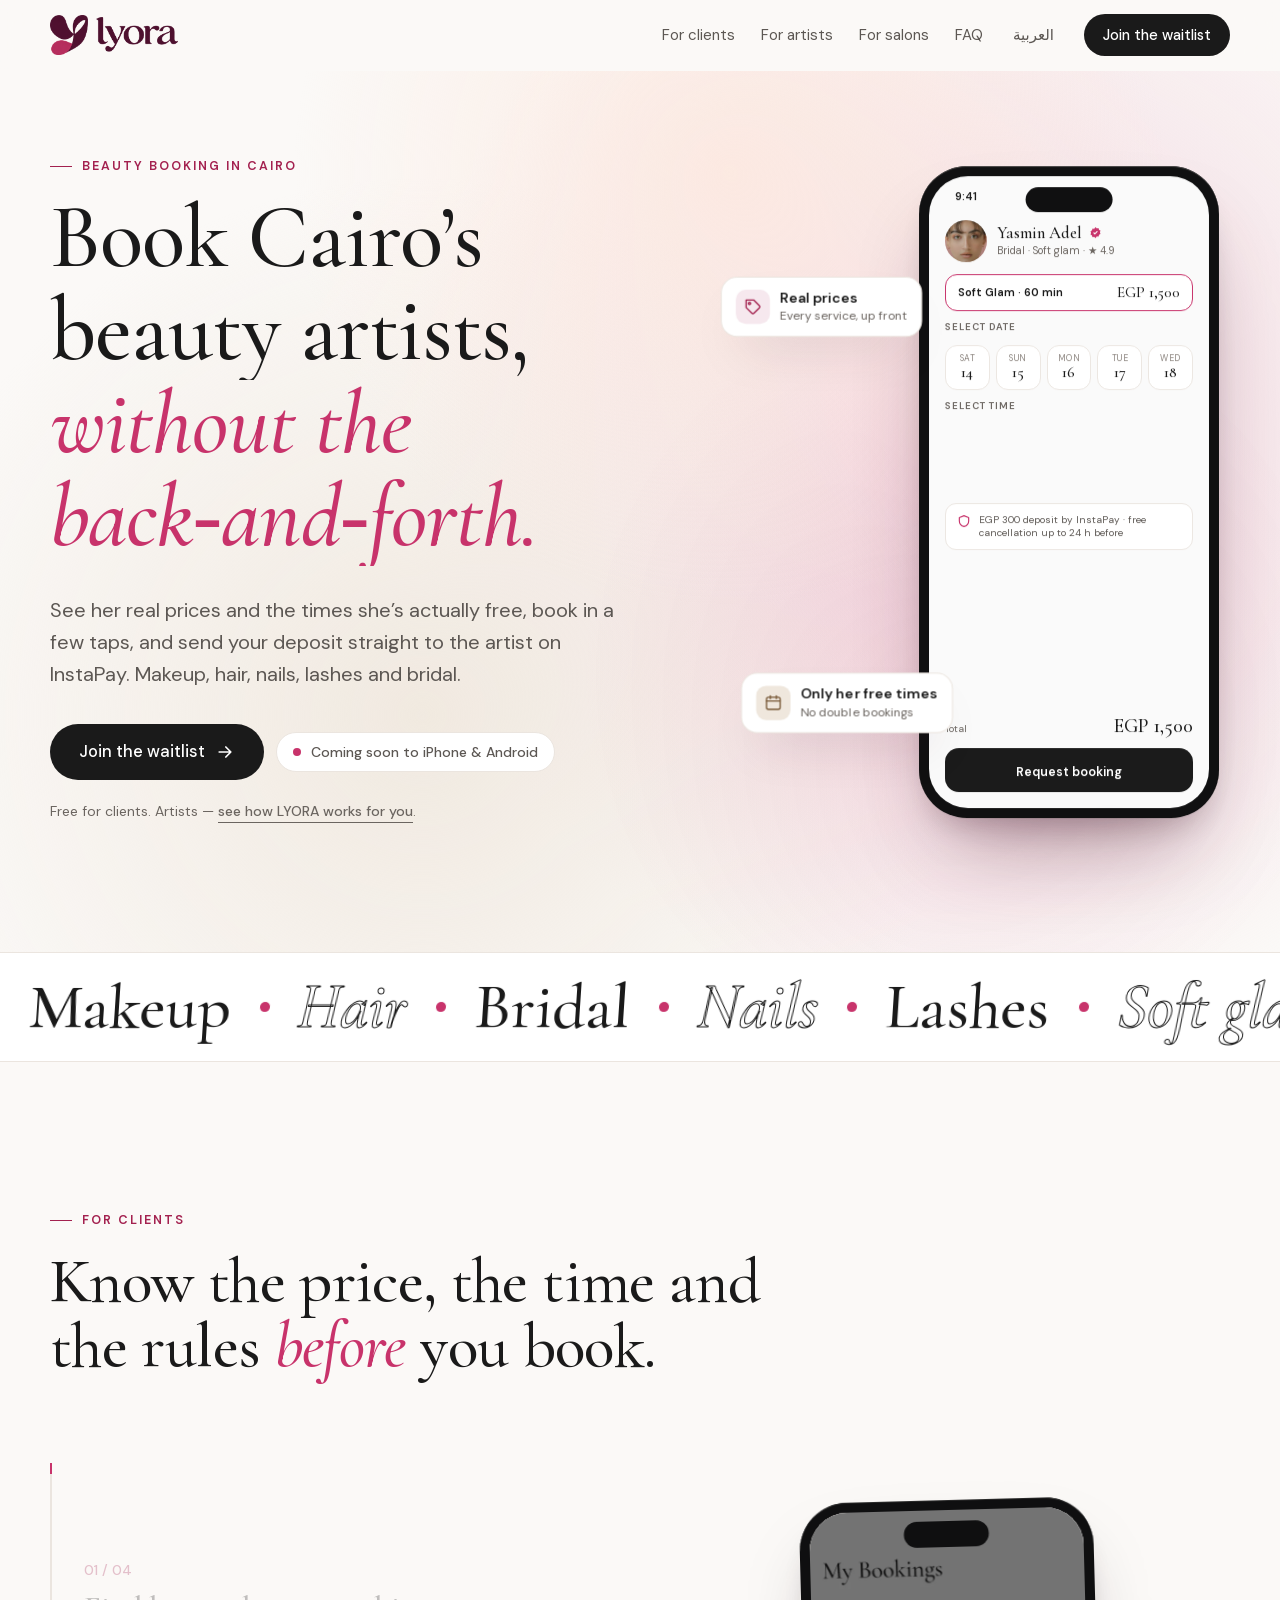
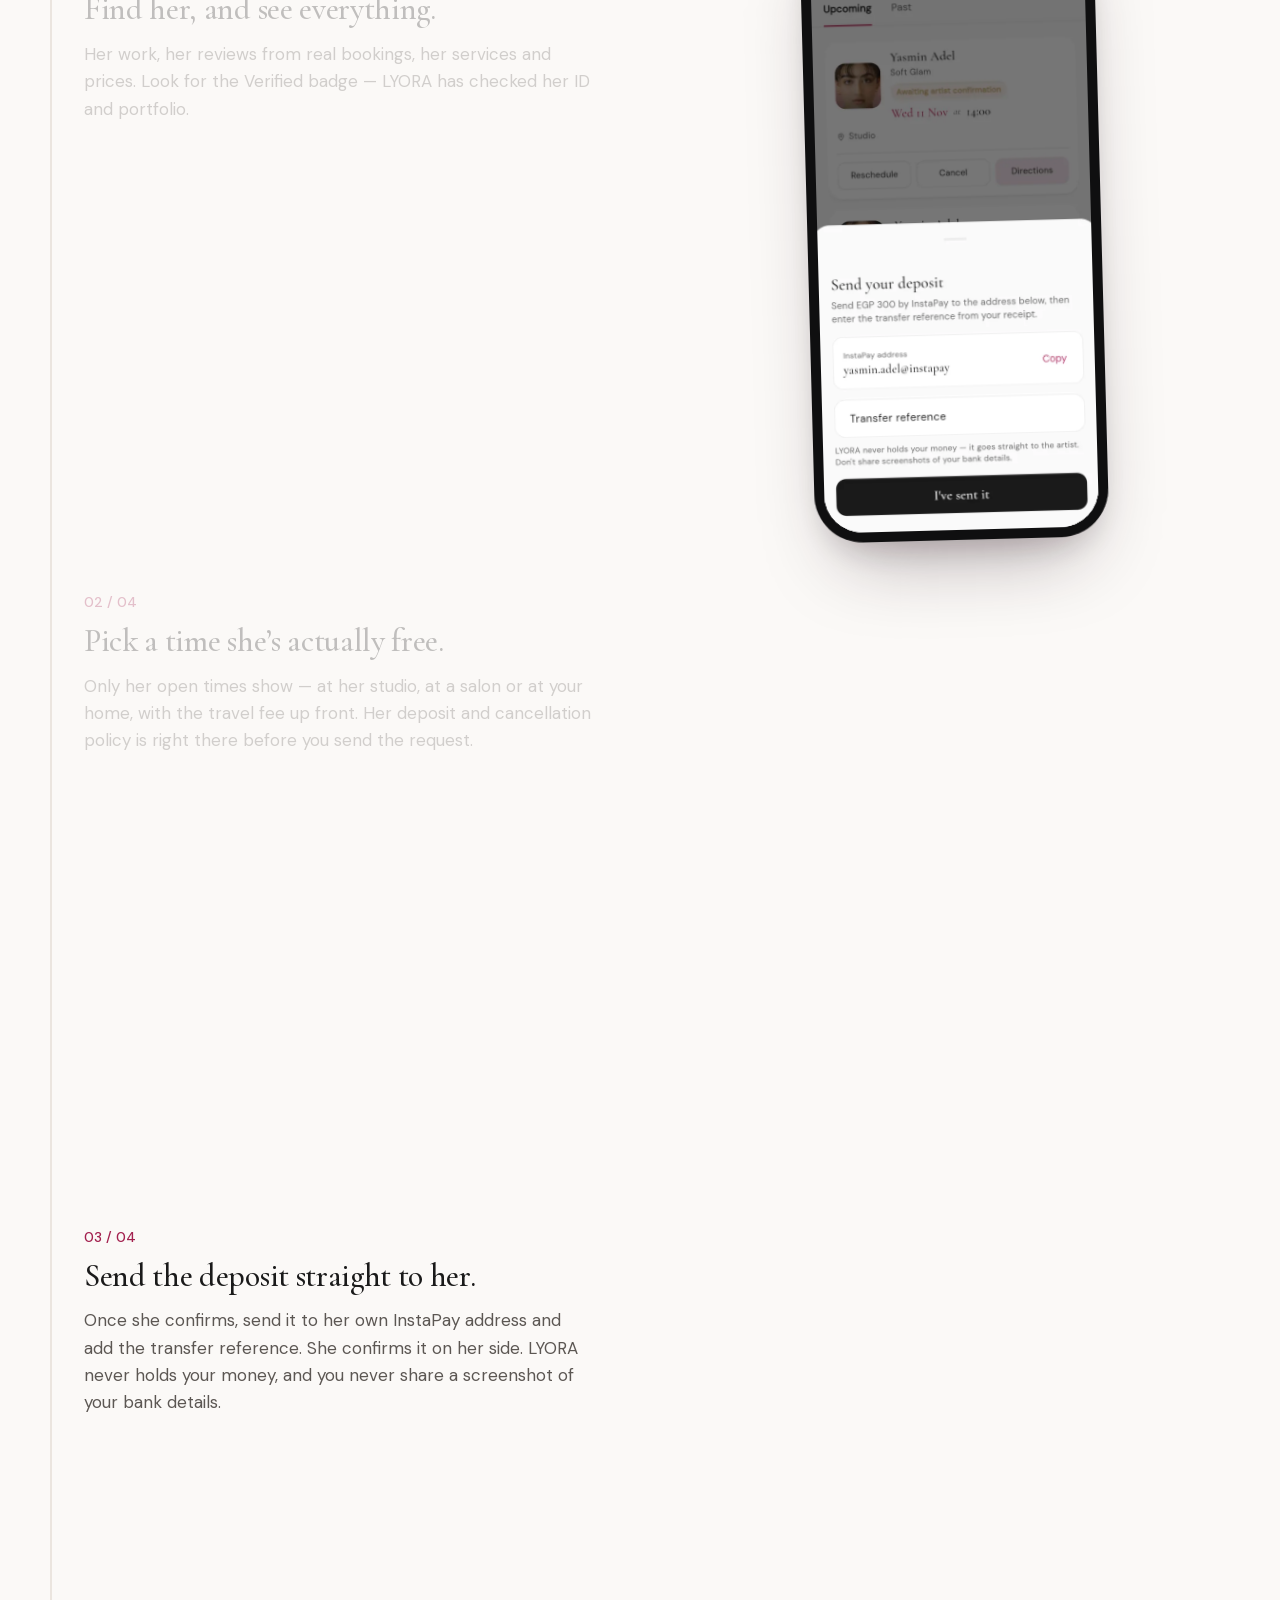
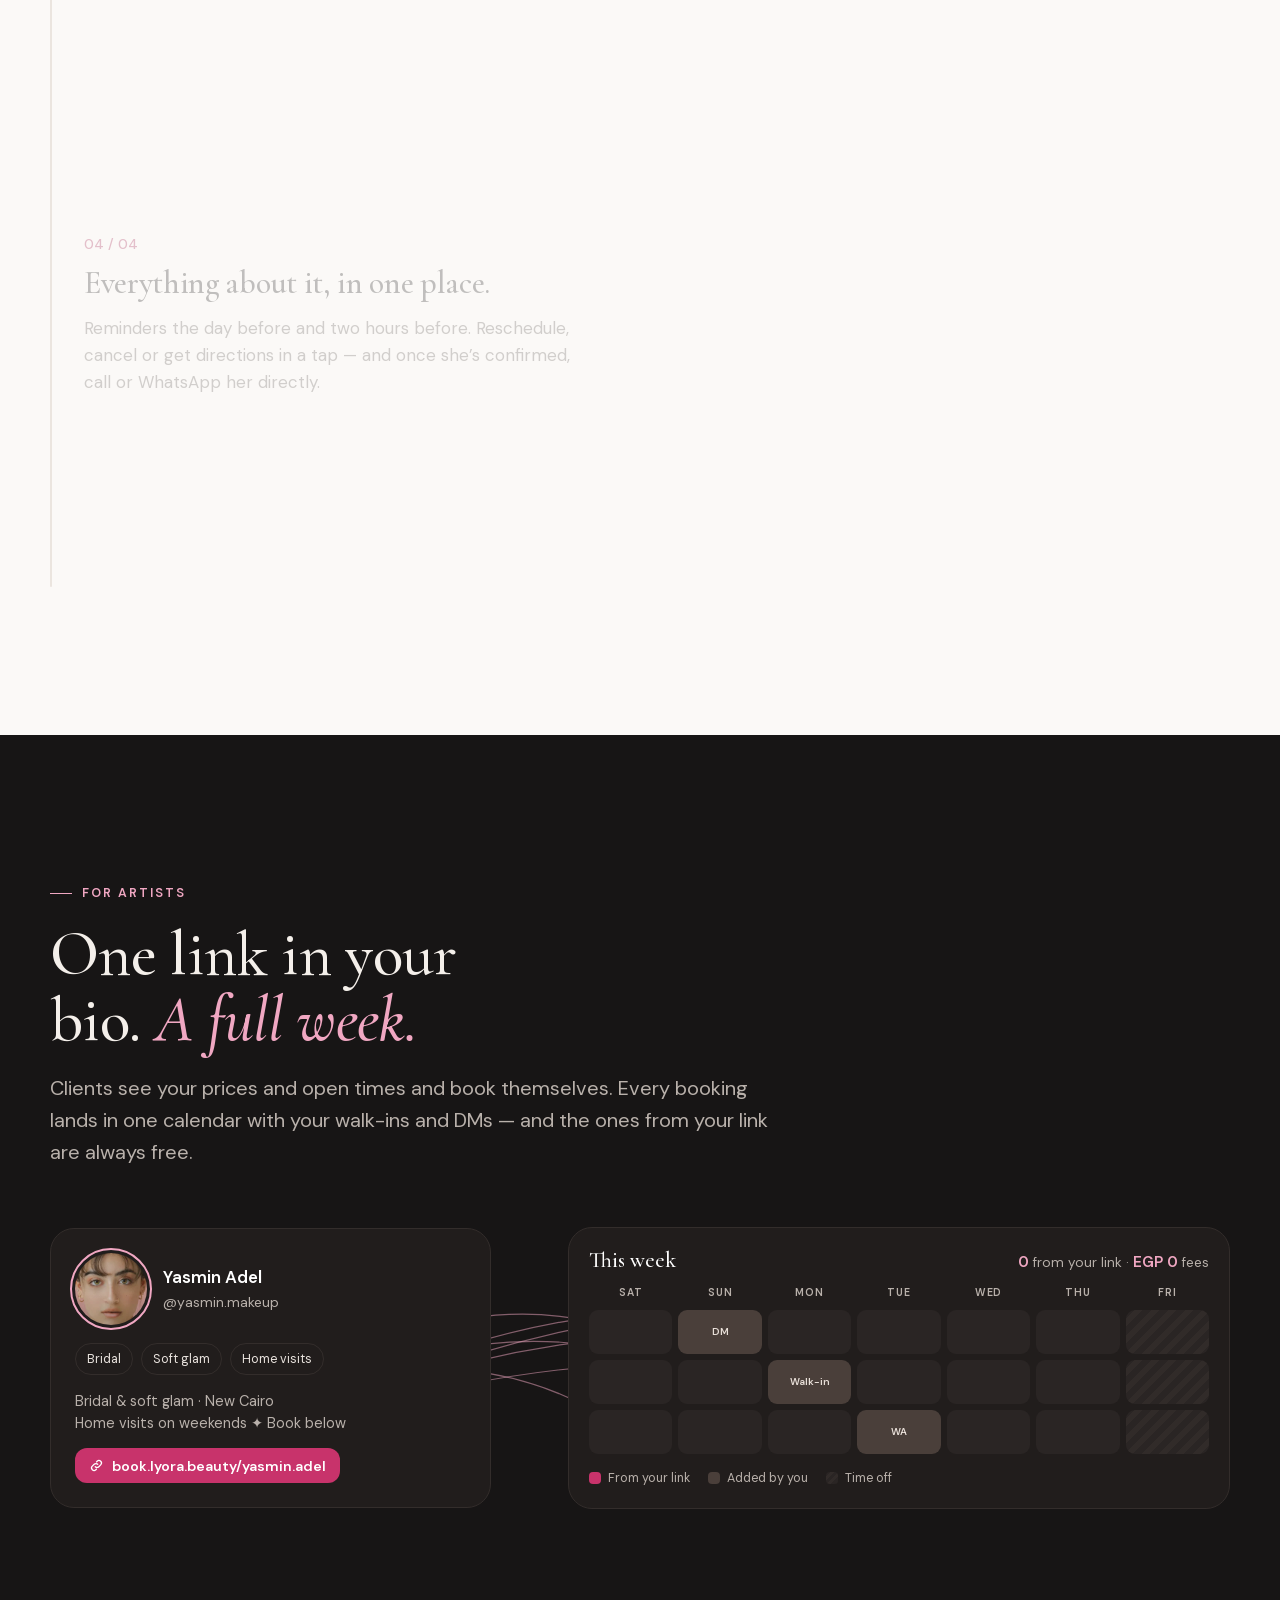
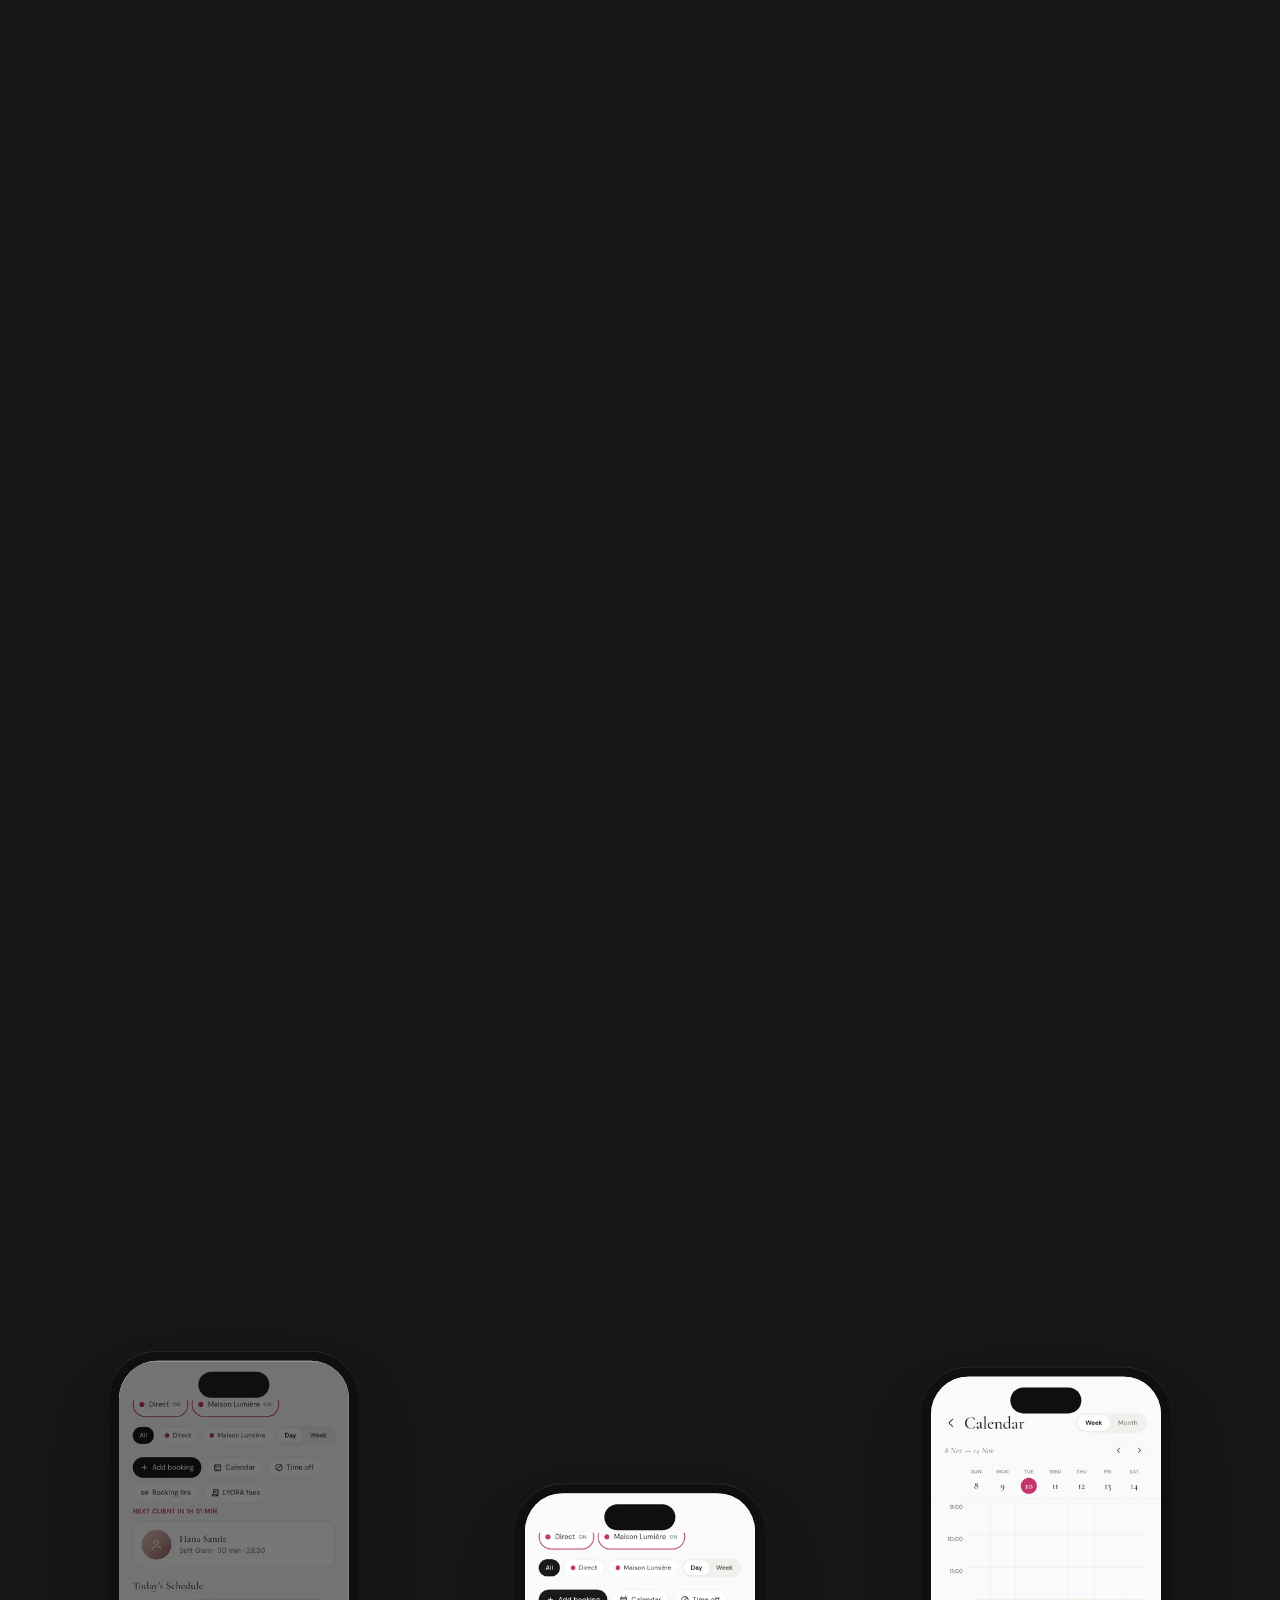
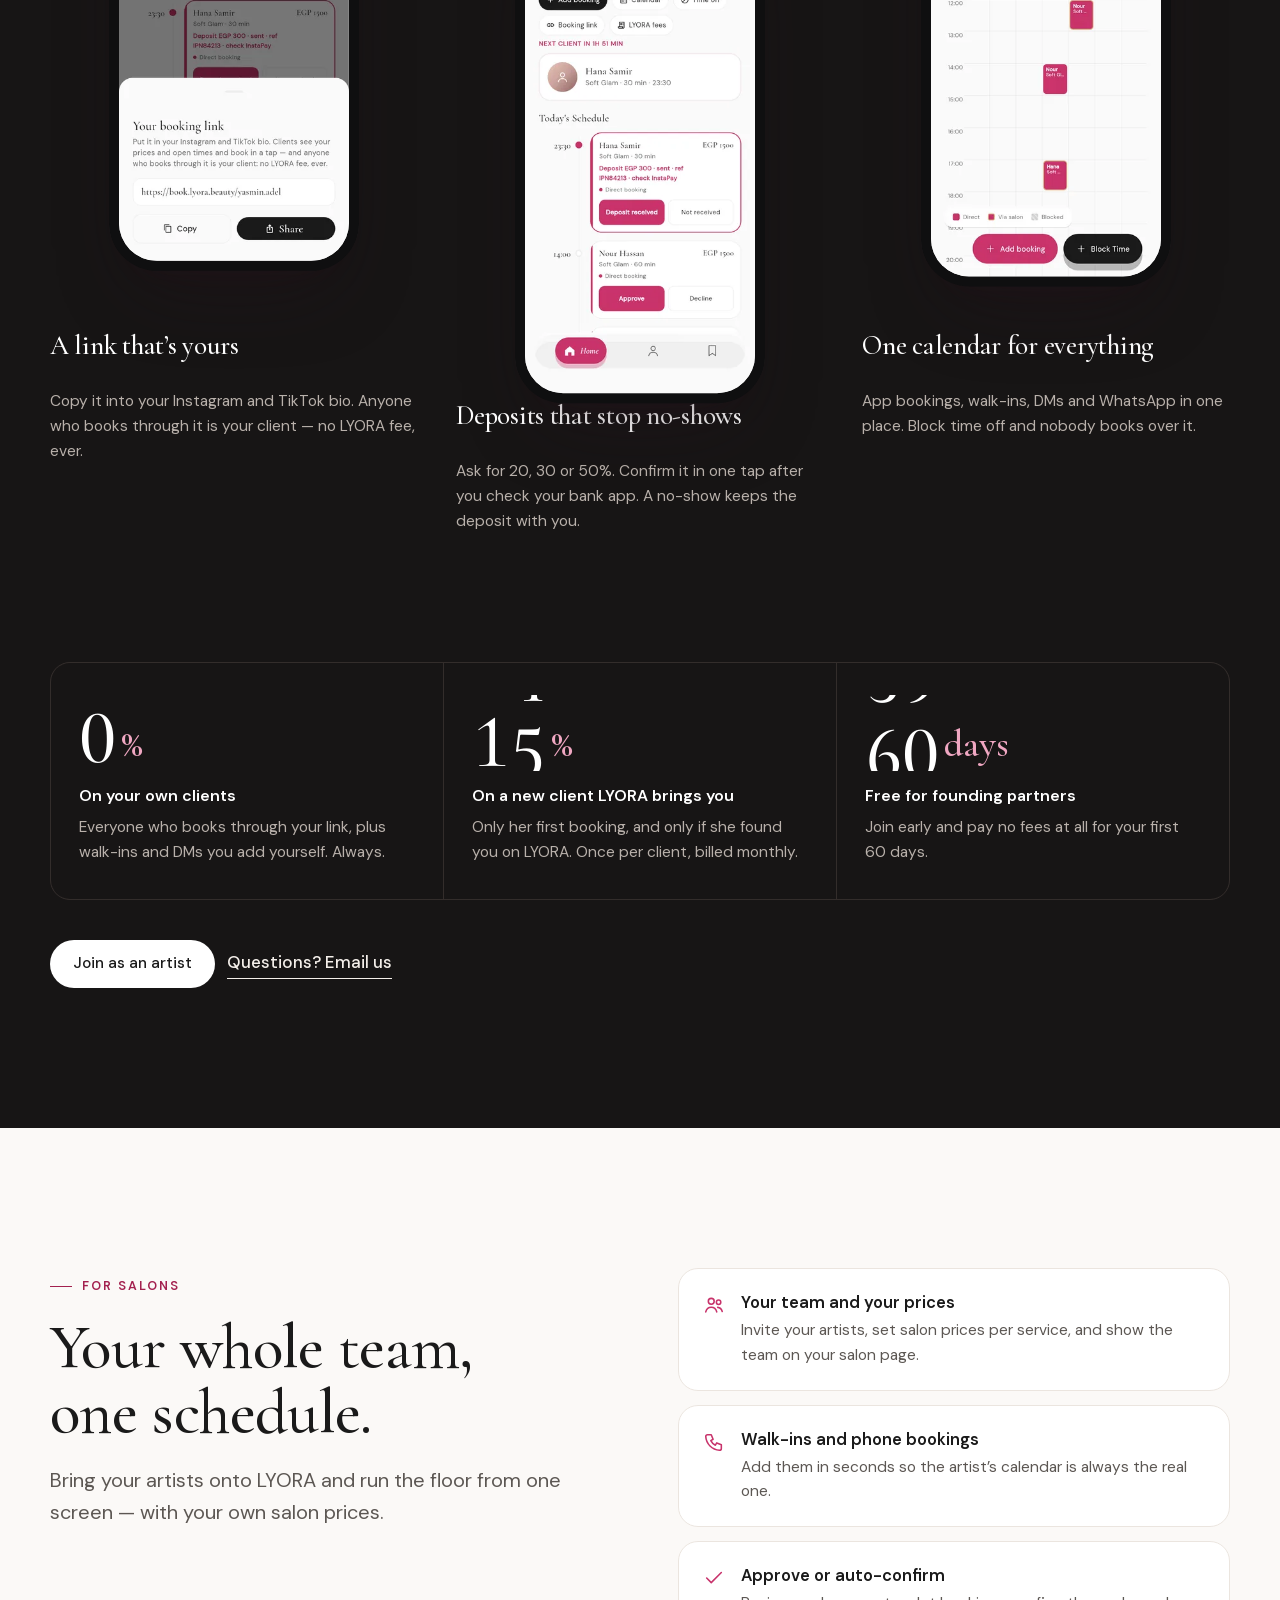
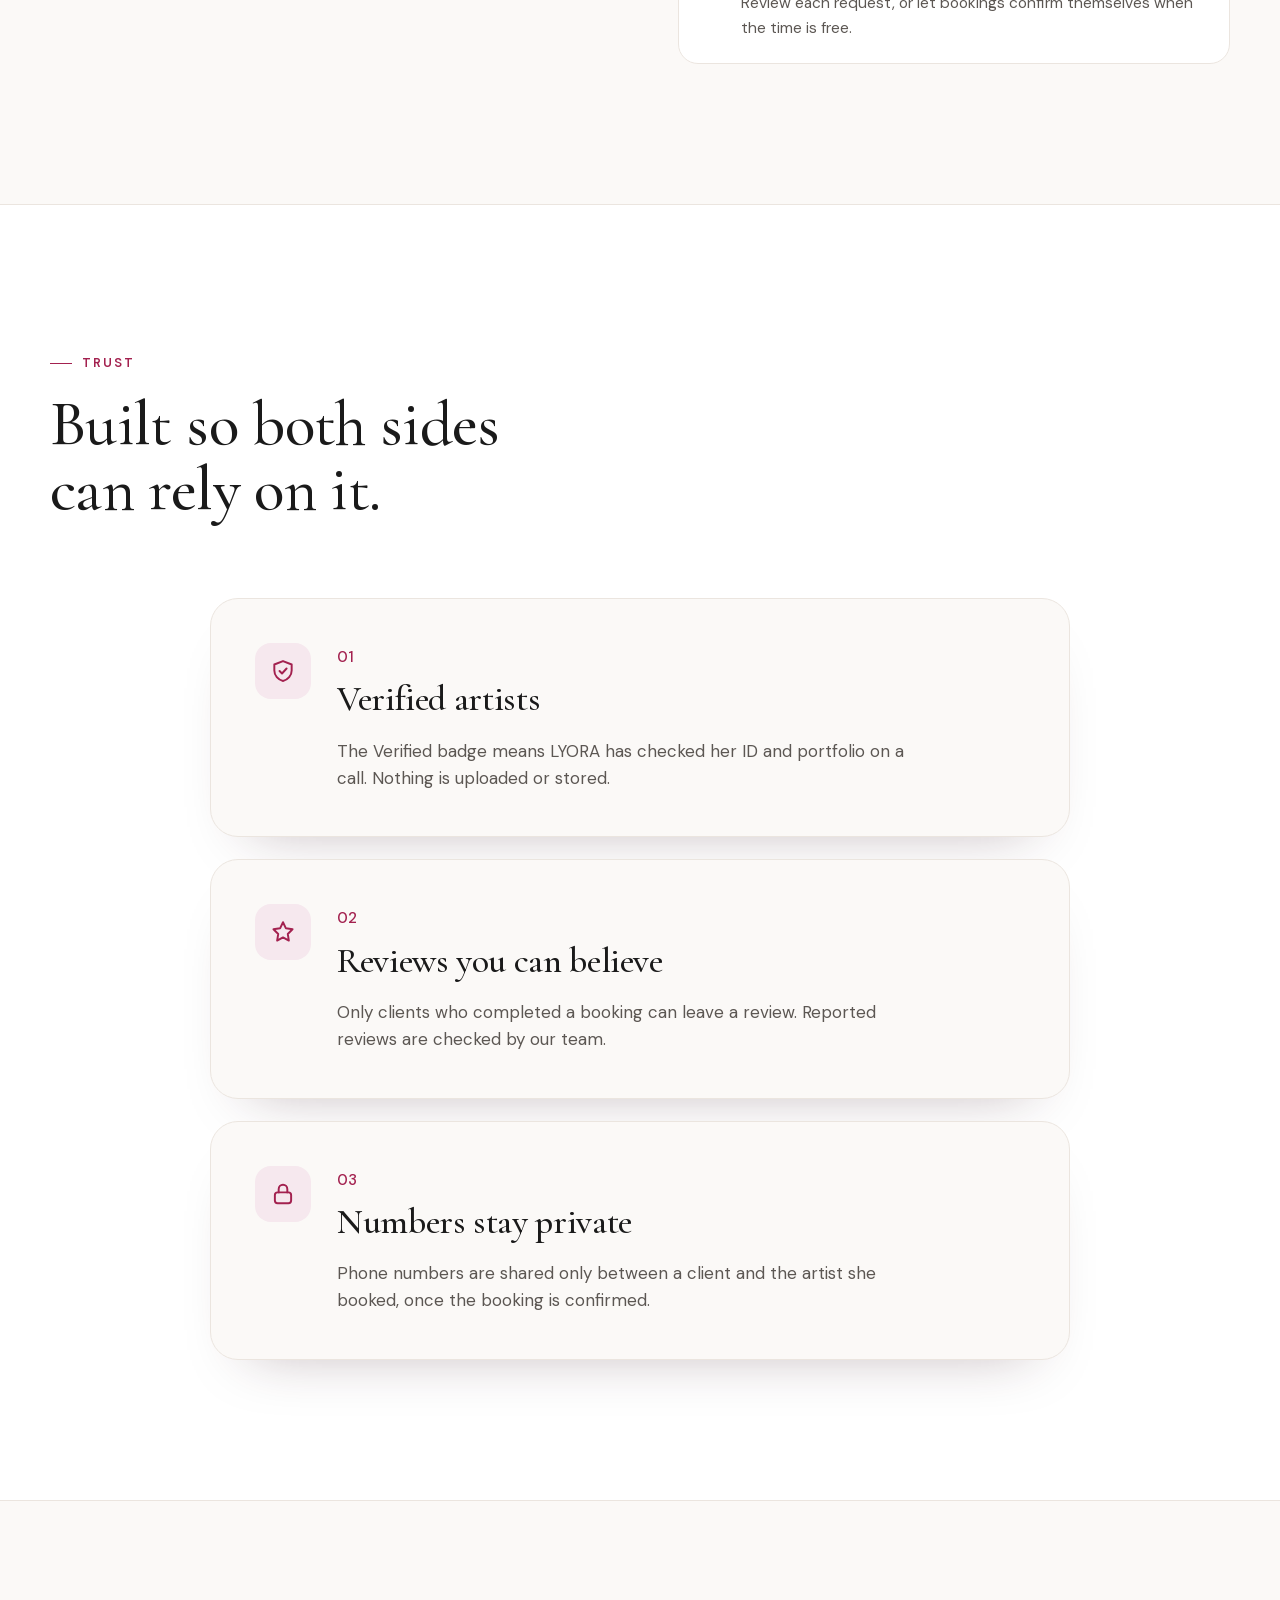
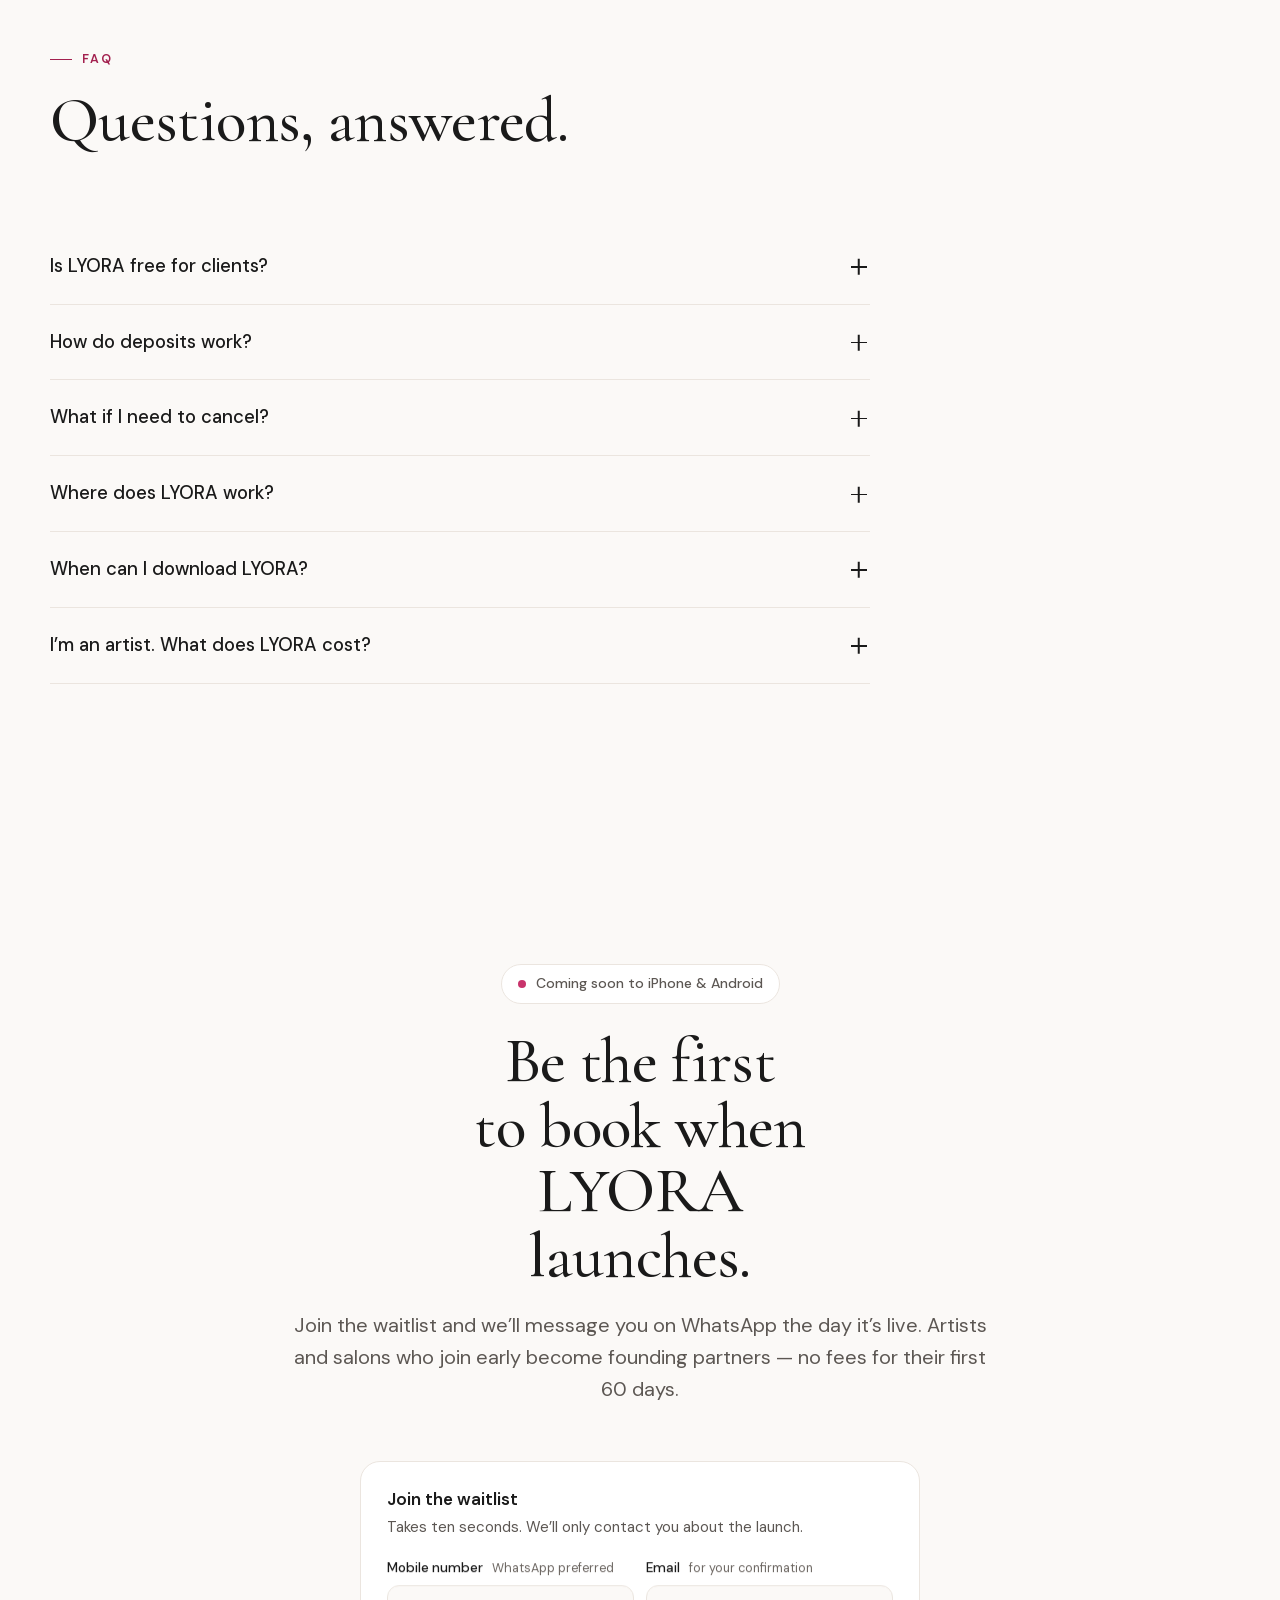
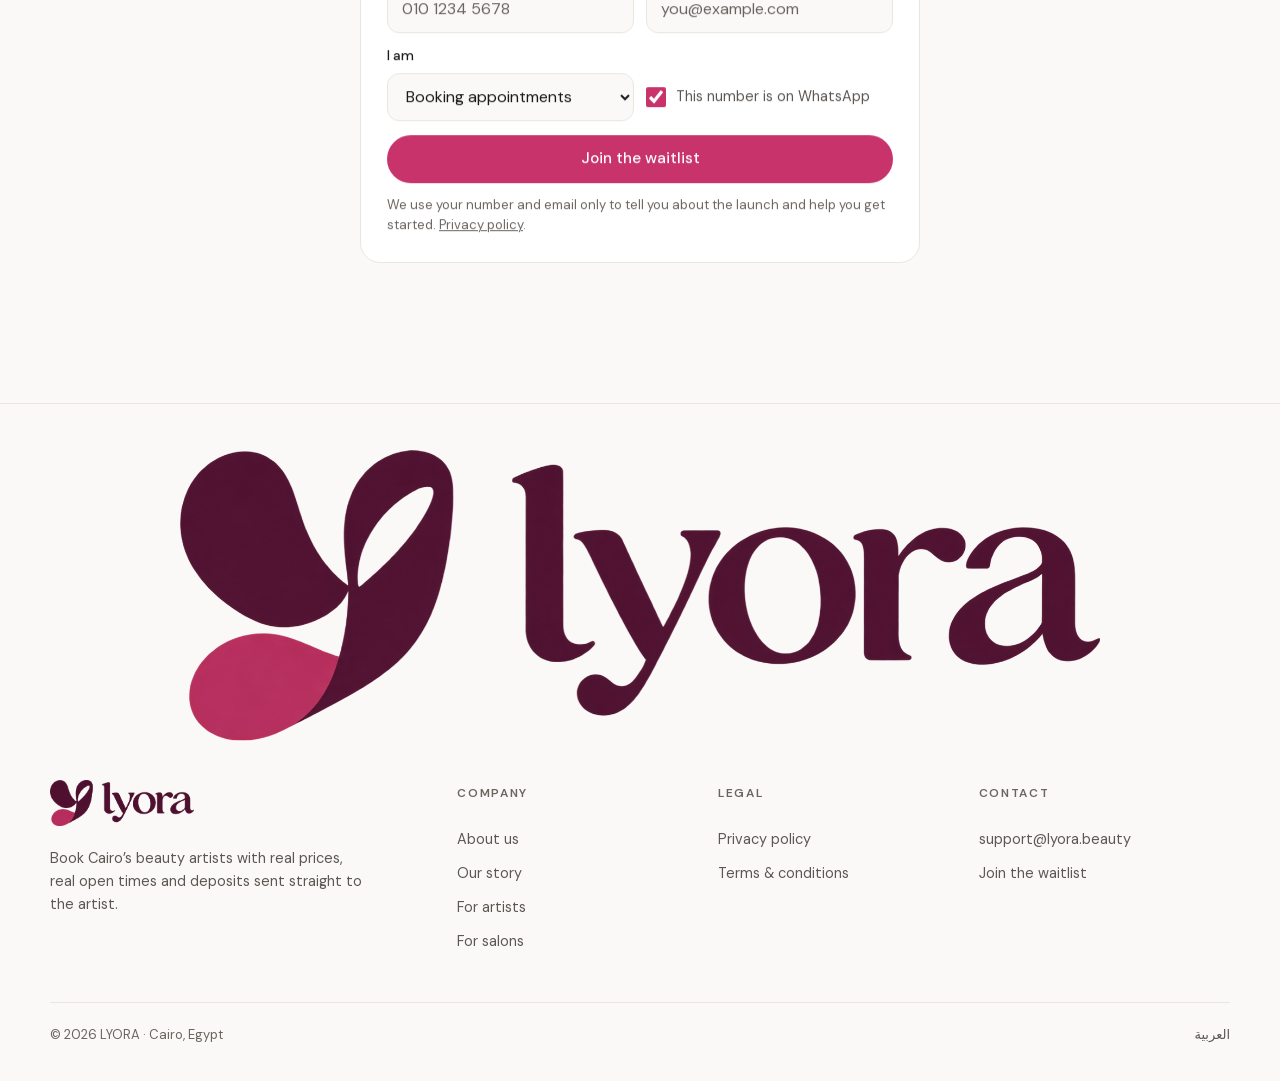
<file: index.html>
<!doctype html>
<html lang="en-EG" dir="ltr">
<head>
<meta charset="utf-8">
<meta name="viewport" content="width=device-width, initial-scale=1">
<title>LYORA — Book beauty artists in Cairo</title>
<meta name="description" content="Book makeup artists, hair stylists, nail and lash artists and salons in Cairo. Real prices, real open times, and deposits sent straight to the artist on InstaPay.">
<link rel="canonical" href="https://lyora.beauty/">
<link rel="alternate" hreflang="en-EG" href="https://lyora.beauty/">
<link rel="alternate" hreflang="ar-EG" href="https://lyora.beauty/ar/">
<link rel="alternate" hreflang="x-default" href="https://lyora.beauty/">
<meta name="theme-color" content="#fbf9f7">
<meta property="og:type" content="website">
<meta property="og:site_name" content="LYORA">
<meta property="og:title" content="LYORA — Book beauty artists in Cairo">
<meta property="og:description" content="Real prices, real open times, and deposits sent straight to the artist on InstaPay.">
<meta property="og:url" content="https://lyora.beauty/">
<meta property="og:image" content="https://lyora.beauty/assets/og.jpg?v=fold-1">
<meta property="og:image:width" content="1200">
<meta property="og:image:height" content="630">
<meta property="og:locale" content="en_EG">
<meta property="og:locale:alternate" content="ar_EG">
<meta name="twitter:card" content="summary_large_image">
<link rel="icon" type="image/png" sizes="32x32" href="/assets/favicon-32.png?v=fold-1">
<link rel="apple-touch-icon" sizes="180x180" href="/assets/apple-touch-icon.png?v=fold-1">
<link rel="preload" href="/assets/fonts/CormorantGaramond-normal-400-latin.woff2" as="font" type="font/woff2" crossorigin>
<link rel="preload" href="/assets/fonts/DMSans-normal-400-latin.woff2" as="font" type="font/woff2" crossorigin>
<link rel="stylesheet" href="/assets/fonts.css">
<link rel="stylesheet" href="/assets/site.css?v=fold-1">
<script>/* Ink curtain until the intro runs (first visit per session only). */
(function(){var d=document.documentElement;try{if(matchMedia('(prefers-reduced-motion: reduce)').matches)return;d.classList.add('js-motion');if(!sessionStorage.getItem('lyora_intro'))d.classList.add('intro-pending')}catch(e){}setTimeout(function(){if(!d.classList.contains('motion'))d.classList.remove('js-motion','intro-pending')},3500)})();</script>
<style>html.intro-pending::after{content:"";position:fixed;inset:0;background:#171515;z-index:99}</style>
<script type="application/ld+json">
{
  "@context": "https://schema.org",
  "@graph": [
    { "@type": "Organization", "@id": "https://lyora.beauty/#organization", "name": "LYORA", "url": "https://lyora.beauty/", "logo": "https://lyora.beauty/assets/lyora-icon.png?v=fold-1", "email": "support@lyora.beauty", "areaServed": "Cairo, Egypt" }
  ]
}
</script>
</head>
<body>
<a class="skip" href="#main">Skip to content</a>

<header class="site-header">
  <div class="wrap nav">
    <a class="wordmark" href="/" aria-label="LYORA home"><img src="/assets/lyora-fold-horizontal.png" width="1693" height="534" alt="" decoding="async"></a>
    <ul class="nav-links" id="nav-links">
      <li><a href="#clients">For clients</a></li>
      <li><a href="#artists">For artists</a></li>
      <li><a href="#salons">For salons</a></li>
      <li><a href="#faq">FAQ</a></li>
      <li class="lang-mobile"><a href="/ar/" lang="ar" hreflang="ar">العربية</a></li>
    </ul>
    <a class="lang lang-desktop" href="/ar/" lang="ar" hreflang="ar">العربية</a>
    <a class="btn btn-ink" href="#waitlist">Join the waitlist</a>
    <button class="menu-btn" type="button" aria-label="Menu" aria-expanded="false" aria-controls="nav-links">
      <svg viewBox="0 0 24 24" fill="none" stroke="currentColor" stroke-width="1.8" stroke-linecap="round" aria-hidden="true"><path d="M4 7h16M4 12h16M4 17h16"/></svg>
    </button>
  </div>
</header>

<main id="main">

  <!-- ═══ Hero ═══ -->
  <section class="hero" data-intro-tag="Beauty booking · Cairo">
    <canvas class="hero-bg" aria-hidden="true"></canvas>
    <div class="wrap hero-grid">
      <div class="hero-copy">
        <span class="eyebrow">Beauty booking in Cairo</span>
        <h1 class="h1">
          <span class="line"><span>Book Cairo’s</span></span>
          <span class="line"><span>beauty artists,</span></span>
          <span class="line"><span><em class="accent">without the</em></span></span>
          <span class="line"><span><em class="accent">back&#8209;and&#8209;forth.</em></span></span>
        </h1>
        <p class="lede">See her real prices and the times she’s actually free, book in a few taps, and send your deposit straight to the artist on InstaPay. Makeup, hair, nails, lashes and bridal.</p>
        <div class="cta-row">
          <a class="btn btn-ink btn-lg magnetic" href="#waitlist">Join the waitlist<svg viewBox="0 0 24 24" fill="none" stroke="currentColor" stroke-width="2" stroke-linecap="round" stroke-linejoin="round" aria-hidden="true"><path d="M5 12h14M13 6l6 6-6 6"/></svg></a>
          <span class="soon"><i aria-hidden="true"></i>Coming soon to iPhone &amp; Android</span>
        </div>
        <p class="hero-note">Free for clients. Artists — <a class="link-arrow" href="#artists">see how LYORA works for you</a>.</p>
      </div>

      <div class="stage">
        <p class="sr">A short demo of the LYORA app: choosing a date and a free time with Yasmin, requesting the booking, the booking being confirmed, and the deposit being received.</p>
        <div class="demo-phone" aria-hidden="true">
          <div class="demo">
            <span class="d-status">9:41</span>
            <div class="d-top">
              <img class="d-ava" src="/assets/demo/yasmin.webp" alt="" width="96" height="96">
              <div><b>Yasmin Adel <svg class="d-verified" viewBox="0 0 24 24" fill="currentColor"><path d="M12 2l2.4 2.1 3.2-.3.9 3.1 2.8 1.6-1.2 3 1.2 3-2.8 1.6-.9 3.1-3.2-.3L12 22l-2.4-2.1-3.2.3-.9-3.1-2.8-1.6 1.2-3-1.2-3 2.8-1.6.9-3.1 3.2.3z"/><path d="m8.5 12 2.4 2.4 4.6-4.8" fill="none" stroke="#fff" stroke-width="2"/></svg></b><small>Bridal · Soft glam · ★ 4.9</small></div>
            </div>
            <div class="d-service"><b>Soft Glam · 60 min</b><span>EGP 1,500</span></div>
            <div class="d-label">Select date</div>
            <div class="d-dates">
              <div class="d-date"><small>Sat</small><b>14</b></div>
              <div class="d-date"><small>Sun</small><b>15</b></div>
              <div class="d-date on" data-pick><small>Mon</small><b>16</b></div>
              <div class="d-date"><small>Tue</small><b>17</b></div>
              <div class="d-date"><small>Wed</small><b>18</b></div>
            </div>
            <div class="d-label">Select time</div>
            <div class="d-slots">
              <div class="d-slot taken">11:00</div><div class="d-slot">12:30</div><div class="d-slot taken">14:00</div><div class="d-slot">15:00</div>
              <div class="d-slot on" data-pick>16:30</div><div class="d-slot">17:00</div><div class="d-slot taken">18:30</div><div class="d-slot">19:00</div>
            </div>
            <div class="d-policy on"><svg viewBox="0 0 24 24" fill="none" stroke="currentColor" stroke-width="2" stroke-linecap="round" stroke-linejoin="round"><path d="M12 2.8 4 6v5.5c0 4.7 3.4 8.7 8 9.7 4.6-1 8-5 8-9.7V6l-8-3.2z"/></svg><span>EGP 300 deposit by InstaPay · free cancellation up to 24 h before</span></div>
            <div class="d-total"><span>Total</span><b>EGP 1,500</b></div>
            <div class="d-cta ok">
              <span class="s1">Request booking</span>
              <span class="s2">Sending request…</span>
              <span class="s3"><svg class="check" viewBox="0 0 24 24" fill="none" stroke="currentColor" stroke-width="2.4" stroke-linecap="round" stroke-linejoin="round"><path d="M5 12.5l4.5 4.5L19 7.5"/></svg>Booking confirmed</span>
              <i class="bar"></i>
            </div>
            <span class="d-finger"></span>
          </div>
        </div>
        <div class="float toast" aria-hidden="true">
          <span class="ic"><svg viewBox="0 0 24 24" fill="none" stroke="currentColor" stroke-width="2" stroke-linecap="round" stroke-linejoin="round"><path d="M5 12.5l4.5 4.5L19 7.5"/></svg></span>
          <span><b>Deposit received</b><small>EGP 300 · InstaPay to Yasmin</small></span>
        </div>
        <div class="float chip-a" aria-hidden="true">
          <span class="ic"><svg viewBox="0 0 24 24" fill="none" stroke="currentColor" stroke-width="1.8" stroke-linecap="round" stroke-linejoin="round"><path d="M20.6 13.4 13.4 20.6a2 2 0 0 1-2.8 0L3 13V3h10l7.6 7.6a2 2 0 0 1 0 2.8z"/><circle cx="7.5" cy="7.5" r="1.5"/></svg></span>
          <span><b>Real prices</b><small>Every service, up front</small></span>
        </div>
        <div class="float chip-b" aria-hidden="true">
          <span class="ic"><svg viewBox="0 0 24 24" fill="none" stroke="currentColor" stroke-width="1.8" stroke-linecap="round" stroke-linejoin="round"><rect x="3" y="4.5" width="18" height="16" rx="2.5"/><path d="M3 9.5h18M8 2.5v4M16 2.5v4"/></svg></span>
          <span><b>Only her free times</b><small>No double bookings</small></span>
        </div>
      </div>
    </div>
  </section>

  <!-- ═══ Marquee ═══ -->
  <div class="marquee" aria-hidden="true">
    <div class="marquee-track">
      <div class="marquee-group">
        <span class="marquee-item">Makeup</span><span class="marquee-dot"></span>
        <span class="marquee-item outline">Hair</span><span class="marquee-dot"></span>
        <span class="marquee-item">Bridal</span><span class="marquee-dot"></span>
        <span class="marquee-item outline">Nails</span><span class="marquee-dot"></span>
        <span class="marquee-item">Lashes</span><span class="marquee-dot"></span>
        <span class="marquee-item outline">Soft glam</span><span class="marquee-dot"></span>
        <span class="marquee-item">Home visits</span><span class="marquee-dot"></span>
      </div>
    </div>
  </div>

  <!-- ═══ Clients: sticky phone story ═══ -->
  <section class="section" id="clients">
    <div class="wrap">
      <div class="section-head" data-reveal>
        <span class="eyebrow">For clients</span>
        <h2 class="h2">Know the price, the time and the rules <em class="accent">before</em> you book.</h2>
      </div>
      <div class="story-grid">
        <div class="steps" data-carousel="How booking works">
          <div class="steps-rail" aria-hidden="true"><b></b></div>
          <article class="step">
            <div class="step-n">01 / 04</div>
            <h3 class="h3">Find her, and see everything.</h3>
            <p>Her work, her reviews from real bookings, her services and prices. Look for the Verified badge — LYORA has checked her ID and portfolio.</p>
            <div class="phone inline-shot"><div class="screen"><img src="/assets/screens/profile.webp" srcset="/assets/screens/profile-sm.webp 360w, /assets/screens/profile.webp 600w" sizes="250px" width="600" height="1304" loading="lazy" alt="An artist’s LYORA profile with her photo, rating, services and portfolio"></div></div>
          </article>
          <article class="step">
            <div class="step-n">02 / 04</div>
            <h3 class="h3">Pick a time she’s actually free.</h3>
            <p>Only her open times show — at her studio, at a salon or at your home, with the travel fee up front. Her deposit and cancellation policy is right there before you send the request.</p>
            <div class="phone inline-shot"><div class="screen"><img src="/assets/screens/booking.webp" srcset="/assets/screens/booking-sm.webp 360w, /assets/screens/booking.webp 600w" sizes="250px" width="600" height="1304" loading="lazy" alt="Booking screen: open time slots and the artist’s deposit and cancellation policy"></div></div>
          </article>
          <article class="step">
            <div class="step-n">03 / 04</div>
            <h3 class="h3">Send the deposit straight to her.</h3>
            <p>Once she confirms, send it to her own InstaPay address and add the transfer reference. She confirms it on her side. LYORA never holds your money, and you never share a screenshot of your bank details.</p>
            <div class="phone inline-shot"><div class="screen"><img src="/assets/screens/deposit.webp" srcset="/assets/screens/deposit-sm.webp 360w, /assets/screens/deposit.webp 600w" sizes="250px" width="600" height="1304" loading="lazy" alt="Deposit sheet: send EGP 300 by InstaPay to the artist, then enter the transfer reference"></div></div>
          </article>
          <article class="step">
            <div class="step-n">04 / 04</div>
            <h3 class="h3">Everything about it, in one place.</h3>
            <p>Reminders the day before and two hours before. Reschedule, cancel or get directions in a tap — and once she’s confirmed, call or WhatsApp her directly.</p>
            <div class="phone inline-shot"><div class="screen"><img src="/assets/screens/bookings.webp" srcset="/assets/screens/bookings-sm.webp 360w, /assets/screens/bookings.webp 600w" sizes="250px" width="600" height="1304" loading="lazy" alt="My Bookings with a confirmed appointment, call and WhatsApp buttons"></div></div>
          </article>
        </div>
        <div class="story-phone" aria-hidden="true">
          <div class="phone">
            <div class="shots">
              <img src="/assets/screens/profile.webp" alt="" width="600" height="1304">
              <img src="/assets/screens/booking.webp" alt="" width="600" height="1304">
              <img src="/assets/screens/deposit.webp" alt="" width="600" height="1304">
              <img src="/assets/screens/bookings.webp" alt="" width="600" height="1304">
              <span class="shot-glare"></span>
            </div>
          </div>
        </div>
      </div>
    </div>
  </section>

  <!-- ═══ Artists ═══ -->
  <section class="section dark" id="artists">
    <div class="wrap">
      <div class="flow-stage">
      <div class="section-head" data-reveal>
        <span class="eyebrow">For artists</span>
        <h2 class="h2">One link in your bio. <em class="accent">A full week.</em></h2>
        <p class="lede">Clients see your prices and open times and book themselves. Every booking lands in one calendar with your walk-ins and DMs — and the ones from your link are always free.</p>
      </div>

      <div class="flow" data-flow>
        <svg class="flow-svg" aria-hidden="true"></svg>
        <div class="ig">
          <div class="ig-top">
            <img src="/assets/demo/yasmin.webp" alt="" width="96" height="96">
            <div><div class="ig-name">Yasmin Adel</div><div class="ig-handle">@yasmin.makeup</div></div>
          </div>
          <div class="ig-tags"><span>Bridal</span><span>Soft glam</span><span>Home visits</span></div>
          <p class="ig-bio">Bridal &amp; soft glam · New Cairo<br>Home visits on weekends ✦ Book below</p>
          <span class="ig-link"><svg viewBox="0 0 24 24" fill="none" stroke="currentColor" stroke-width="2" stroke-linecap="round"><path d="M10 14a4 4 0 0 0 5.7 0l3-3a4 4 0 0 0-5.7-5.7l-1 1"/><path d="M14 10a4 4 0 0 0-5.7 0l-3 3a4 4 0 0 0 5.7 5.7l1-1"/></svg>book.lyora.beauty/yasmin.adel</span>
        </div>
        <div class="week">
          <div class="week-head"><b>This week</b><span class="week-count"><b data-count>7</b> from your link · <b>EGP 0</b> fees</span></div>
          <div class="week-grid">
            <span class="week-day">Sat</span><span class="week-day">Sun</span><span class="week-day">Mon</span><span class="week-day">Tue</span><span class="week-day">Wed</span><span class="week-day">Thu</span><span class="week-day">Fri</span>
            <span class="cell filled" data-t="0"></span><span class="cell walkin" data-l="DM"></span><span class="cell"></span><span class="cell filled" data-t="1"></span><span class="cell"></span><span class="cell filled" data-t="2"></span><span class="cell busy"></span>
            <span class="cell"></span><span class="cell filled" data-t="3"></span><span class="cell walkin" data-l="Walk-in"></span><span class="cell"></span><span class="cell filled" data-t="4"></span><span class="cell"></span><span class="cell busy"></span>
            <span class="cell filled" data-t="5"></span><span class="cell"></span><span class="cell"></span><span class="cell walkin" data-l="WA"></span><span class="cell"></span><span class="cell filled" data-t="6"></span><span class="cell busy"></span>
          </div>
          <div class="week-legend">
            <span><i style="background:var(--rose)"></i>From your link</span>
            <span><i style="background:#4a3f3a"></i>Added by you</span>
            <span><i style="background:repeating-linear-gradient(135deg,#2a2524 0 3px,#312b29 3px 6px)"></i>Time off</span>
          </div>
        </div>
        <div class="tokens" aria-hidden="true">
          <span class="token"><i>N</i>Sat 12:00</span><span class="token"><i>H</i>Tue 15:00</span><span class="token"><i>M</i>Thu 13:30</span>
          <span class="token"><i>L</i>Sun 17:00</span><span class="token"><i>S</i>Wed 19:00</span><span class="token"><i>R</i>Sat 16:30</span><span class="token"><i>D</i>Thu 20:00</span>
        </div>
      </div>
      </div>

      <div class="tools" data-carousel="Artist tools">
        <div class="tool">
          <div class="phone" data-parallax="-6"><div class="screen"><img src="/assets/screens/artist-link.webp" srcset="/assets/screens/artist-link-sm.webp 360w, /assets/screens/artist-link.webp 600w" sizes="250px" width="600" height="1304" loading="lazy" alt="Artist app: your booking link with copy and share"></div></div>
          <h3>A link that’s yours</h3>
          <p>Copy it into your Instagram and TikTok bio. Anyone who books through it is your client — no LYORA fee, ever.</p>
        </div>
        <div class="tool">
          <div class="phone" data-parallax="6"><div class="screen"><img src="/assets/screens/artist-home.webp" srcset="/assets/screens/artist-home-sm.webp 360w, /assets/screens/artist-home.webp 600w" sizes="250px" width="600" height="1304" loading="lazy" alt="Artist dashboard: today’s schedule with a deposit reference to confirm"></div></div>
          <h3>Deposits that stop no-shows</h3>
          <p>Ask for 20, 30 or 50%. Confirm it in one tap after you check your bank app. A no-show keeps the deposit with you.</p>
        </div>
        <div class="tool">
          <div class="phone" data-parallax="-3"><div class="screen"><img src="/assets/screens/artist-calendar.webp" srcset="/assets/screens/artist-calendar-sm.webp 360w, /assets/screens/artist-calendar.webp 600w" sizes="250px" width="600" height="1304" loading="lazy" alt="Artist calendar with the week’s bookings, Add booking and Block time"></div></div>
          <h3>One calendar for everything</h3>
          <p>App bookings, walk-ins, DMs and WhatsApp in one place. Block time off and nobody books over it.</p>
        </div>
      </div>

      <div class="pricing" aria-label="Pricing for artists">
        <div>
          <div class="big"><span class="odo" data-to="0">0</span><span class="unit">%</span></div>
          <h3>On your own clients</h3>
          <p>Everyone who books through your link, plus walk-ins and DMs you add yourself. Always.</p>
        </div>
        <div>
          <div class="big"><span class="odo" data-to="15">15</span><span class="unit">%</span></div>
          <h3>On a new client LYORA brings you</h3>
          <p>Only her first booking, and only if she found you on LYORA. Once per client, billed monthly.</p>
        </div>
        <div>
          <div class="big"><span class="odo" data-to="60">60</span><span class="unit">days</span></div>
          <h3>Free for founding partners</h3>
          <p>Join early and pay no fees at all for your first 60 days.</p>
        </div>
      </div>
      <div class="cta-row">
        <a class="btn btn-light magnetic" href="#waitlist" data-role="Artist">Join as an artist</a>
        <a class="link-arrow" href="mailto:support@lyora.beauty?subject=Joining%20LYORA%20as%20an%20artist">Questions? Email us</a>
      </div>
    </div>
  </section>

  <!-- ═══ Salons ═══ -->
  <section class="section" id="salons">
    <div class="wrap split">
      <div data-reveal>
        <span class="eyebrow">For salons</span>
        <h2 class="h2">Your whole team, one schedule.</h2>
        <p class="lede" style="margin-top:20px">Bring your artists onto LYORA and run the floor from one screen — with your own salon prices.</p>
      </div>
      <div class="cards" data-stagger>
        <div class="card">
          <svg viewBox="0 0 24 24" fill="none" stroke="currentColor" stroke-width="1.7" stroke-linecap="round" stroke-linejoin="round" aria-hidden="true"><circle cx="9" cy="8" r="3.2"/><path d="M3 19.5c.8-3.2 3.2-5 6-5s5.2 1.8 6 5"/><circle cx="17" cy="9" r="2.4"/><path d="M16 14.6c2.4.2 4.2 1.8 5 4.4"/></svg>
          <div><h3>Your team and your prices</h3><p>Invite your artists, set salon prices per service, and show the team on your salon page.</p></div>
        </div>
        <div class="card">
          <svg viewBox="0 0 24 24" fill="none" stroke="currentColor" stroke-width="1.7" stroke-linecap="round" stroke-linejoin="round" aria-hidden="true"><path d="M5 4h4l2 5-2.5 1.5a11 11 0 0 0 5 5L15 13l5 2v4a2 2 0 0 1-2 2A16 16 0 0 1 3 6a2 2 0 0 1 2-2z"/></svg>
          <div><h3>Walk-ins and phone bookings</h3><p>Add them in seconds so the artist’s calendar is always the real one.</p></div>
        </div>
        <div class="card">
          <svg viewBox="0 0 24 24" fill="none" stroke="currentColor" stroke-width="1.7" stroke-linecap="round" stroke-linejoin="round" aria-hidden="true"><path d="M20 6 9 17l-5-5"/></svg>
          <div><h3>Approve or auto-confirm</h3><p>Review each request, or let bookings confirm themselves when the time is free.</p></div>
        </div>
      </div>
    </div>
  </section>

  <!-- ═══ Trust: stacking cards ═══ -->
  <section class="section trust" aria-labelledby="trust-title">
    <div class="wrap">
      <div class="section-head" data-reveal>
        <span class="eyebrow">Trust</span>
        <h2 class="h2" id="trust-title">Built so both sides can rely on it.</h2>
      </div>
      <div class="stack">
        <article class="stack-card" style="--i:0">
          <span class="icon-chip"><svg viewBox="0 0 24 24" fill="none" stroke="currentColor" stroke-width="1.8" stroke-linecap="round" stroke-linejoin="round" aria-hidden="true"><path d="M12 2.8 4 6v5.5c0 4.7 3.4 8.7 8 9.7 4.6-1 8-5 8-9.7V6l-8-3.2z"/><path d="m8.8 12 2.3 2.3 4.2-4.6"/></svg></span>
          <div><span class="num">01</span><h3>Verified artists</h3><p>The Verified badge means LYORA has checked her ID and portfolio on a call. Nothing is uploaded or stored.</p></div>
        </article>
        <article class="stack-card" style="--i:1">
          <span class="icon-chip"><svg viewBox="0 0 24 24" fill="none" stroke="currentColor" stroke-width="1.8" stroke-linecap="round" stroke-linejoin="round" aria-hidden="true"><path d="m12 3 2.7 5.6 6.1.9-4.4 4.3 1 6.1L12 17l-5.4 2.9 1-6.1-4.4-4.3 6.1-.9z"/></svg></span>
          <div><span class="num">02</span><h3>Reviews you can believe</h3><p>Only clients who completed a booking can leave a review. Reported reviews are checked by our team.</p></div>
        </article>
        <article class="stack-card" style="--i:2">
          <span class="icon-chip"><svg viewBox="0 0 24 24" fill="none" stroke="currentColor" stroke-width="1.8" stroke-linecap="round" stroke-linejoin="round" aria-hidden="true"><rect x="4.5" y="10.5" width="15" height="10" rx="2.5"/><path d="M8 10.5V7.5a4 4 0 0 1 8 0v3"/></svg></span>
          <div><span class="num">03</span><h3>Numbers stay private</h3><p>Phone numbers are shared only between a client and the artist she booked, once the booking is confirmed.</p></div>
        </article>
      </div>
    </div>
  </section>

  <!-- ═══ FAQ ═══ -->
  <section class="section" id="faq" aria-labelledby="faq-title">
    <div class="wrap">
      <div class="section-head" data-reveal>
        <span class="eyebrow">FAQ</span>
        <h2 class="h2" id="faq-title">Questions, answered.</h2>
      </div>
      <div class="faq" data-stagger>
        <details><summary>Is LYORA free for clients?<span class="pm" aria-hidden="true"></span></summary><div class="answer"><p>Yes. You pay the artist’s listed price and nothing to LYORA.</p></div></details>
        <details><summary>How do deposits work?<span class="pm" aria-hidden="true"></span></summary><div class="answer"><p>Some artists ask for a deposit to hold your slot. Once she confirms your booking, you send it to her own InstaPay address and add the transfer reference in the app. The money goes straight to her — LYORA never holds it.</p></div></details>
        <details><summary>What if I need to cancel?<span class="pm" aria-hidden="true"></span></summary><div class="answer"><p>Each artist sets a free-cancellation window — 12, 24 or 48 hours before — and you see it before you book. Cancel within it and she refunds your deposit. After it, her policy applies.</p></div></details>
        <details><summary>Where does LYORA work?<span class="pm" aria-hidden="true"></span></summary><div class="answer"><p>We’re starting in Cairo. Artists can come to you if they offer home visits — you’ll see it on their profile.</p></div></details>
        <details><summary>When can I download LYORA?<span class="pm" aria-hidden="true"></span></summary><div class="answer"><p>LYORA is launching soon on iPhone and Android. Join the waitlist below with your number and we’ll message you on WhatsApp the day it’s live.</p></div></details>
        <details><summary>I’m an artist. What does LYORA cost?<span class="pm" aria-hidden="true"></span></summary><div class="answer"><p>Nothing for your own clients — anyone who books through your link, plus walk-ins and DMs you add yourself. LYORA charges 15% only on the first booking of a new client we bring you, once per client, billed monthly. Founding partners pay nothing for their first 60 days.</p></div></details>
      </div>
    </div>
  </section>

  <!-- ═══ Waitlist (the app isn't in the stores yet) ═══ -->
  <section class="section download" id="waitlist" aria-labelledby="waitlist-title">
    <div class="wrap">
      <div data-reveal>
        <span class="soon"><i aria-hidden="true"></i>Coming soon to iPhone &amp; Android</span>
        <h2 class="h2" id="waitlist-title">Be the first to book when LYORA launches.</h2>
        <p class="lede">Join the waitlist and we’ll message you on WhatsApp the day it’s live. Artists and salons who join early become founding partners — no fees for their first 60 days.</p>
      </div>
      <div class="notify" data-reveal>
        <h3>Join the waitlist</h3>
        <p>Takes ten seconds. We’ll only contact you about the launch.</p>
        <form id="notify-form" action="https://europe-west1-lyora-prod.cloudfunctions.net/joinWaitlist" method="POST" data-phone-msg="Enter a mobile number like 010 1234 5678.">
          <input type="hidden" name="lang" value="en">
          <input type="hidden" name="page" value="/">
          <div class="form-row">
            <div class="field"><label for="wl-phone">Mobile number <small>WhatsApp preferred</small></label><input id="wl-phone" type="tel" name="phone" inputmode="tel" autocomplete="tel" placeholder="010 1234 5678" required></div>
            <div class="field"><label for="wl-email">Email <small>for your confirmation</small></label><input id="wl-email" type="email" name="email" autocomplete="email" placeholder="you@example.com" required></div>
          </div>
          <div class="form-row">
            <div class="field"><label for="wl-role">I am</label>
              <select id="wl-role" name="role" required>
                <option value="Client">Booking appointments</option>
                <option value="Artist">A beauty artist</option>
                <option value="Salon">A salon owner</option>
              </select>
            </div>
            <label class="check"><input type="checkbox" name="whatsapp" value="on" checked><span>This number is on WhatsApp</span></label>
          </div>
          <div class="hp" aria-hidden="true"><label>Leave empty <input type="text" name="_honey" tabindex="-1" autocomplete="off"></label></div>
          <button class="btn btn-rose" type="submit">Join the waitlist</button>
          <p class="form-note">We use your number and email only to tell you about the launch and help you get started. <a href="/privacy.html">Privacy policy</a>.</p>
          <p class="form-status ok" id="notify-status" role="status" aria-live="polite">You’re on the list. We’ve received your details and will contact you shortly.</p>
          <p class="form-status err" role="alert">That didn’t go through. <a href="https://wa.me/201027909082?text=Hi%20LYORA%2C%20please%20add%20me%20to%20the%20waitlist." target="_blank" rel="noopener">Message us on WhatsApp</a> and we’ll add you.</p>
        </form>
      </div>
    </div>
  </section>
</main>

<footer class="site-footer">
  <div class="wrap">
    <div class="giant" aria-hidden="true"><img class="giant-logo" src="/assets/lyora-fold-horizontal.png" width="1693" height="534" alt="" loading="lazy"></div>
    <div class="foot-grid">
      <div class="foot-brand">
        <a class="wordmark" href="/" aria-label="LYORA home"><img src="/assets/lyora-fold-horizontal.png" width="1693" height="534" alt="" decoding="async"></a>
        <p>Book Cairo’s beauty artists with real prices, real open times and deposits sent straight to the artist.</p>
        <ul class="social" hidden aria-label="LYORA on social media">
          <li><a href="#" data-net="instagram" target="_blank" rel="noopener" aria-label="LYORA on Instagram"><svg viewBox="0 0 24 24" fill="none" stroke="currentColor" stroke-width="1.8" aria-hidden="true"><rect x="3" y="3" width="18" height="18" rx="5.2"/><circle cx="12" cy="12" r="4.1"/><circle cx="17.4" cy="6.6" r="1.1" fill="currentColor" stroke="none"/></svg></a></li>
          <li><a href="#" data-net="facebook" target="_blank" rel="noopener" aria-label="LYORA on Facebook"><svg viewBox="0 0 24 24" fill="currentColor" aria-hidden="true"><path d="M13.6 21v-7.6h2.6l.4-3h-3V8.5c0-.9.3-1.5 1.6-1.5h1.6V4.3c-.3 0-1.2-.1-2.3-.1-2.3 0-3.9 1.4-3.9 4v2.2H8v3h2.6V21h3z"/></svg></a></li>
          <li><a href="#" data-net="tiktok" target="_blank" rel="noopener" aria-label="LYORA on TikTok"><svg viewBox="0 0 24 24" fill="currentColor" aria-hidden="true"><path d="M16.7 3c.3 2.3 1.6 3.8 3.9 4v3.1c-1.4.1-2.7-.3-3.9-1.1v6c0 3.3-2.4 5.9-5.7 5.9-3.2 0-5.6-2.6-5.3-5.8.3-2.9 2.9-5 6-4.7v3.2c-1.5-.3-2.9.6-3 1.9-.1 1.4 1 2.4 2.3 2.4 1.4 0 2.4-1 2.4-2.7V3h3.3z"/></svg></a></li>
        </ul>
      </div>
      <nav class="foot-col" aria-label="Company">
        <p class="foot-h">Company</p>
        <a href="/about.html">About us</a>
        <a href="/story.html">Our story</a>
        <a href="/#artists">For artists</a>
        <a href="/#salons">For salons</a>
      </nav>
      <nav class="foot-col" aria-label="Legal">
        <p class="foot-h">Legal</p>
        <a href="/privacy.html">Privacy policy</a>
        <a href="/terms.html">Terms &amp; conditions</a>
      </nav>
      <div class="foot-col">
        <p class="foot-h">Contact</p>
        <a href="mailto:support@lyora.beauty">support@lyora.beauty</a>
        <a href="/#waitlist">Join the waitlist</a>
      </div>
    </div>
    <div class="foot-bottom">
      <span>© 2026 LYORA · Cairo, Egypt</span>
      <a href="/ar/" lang="ar" hreflang="ar">العربية</a>
    </div>
  </div>
</footer>
<a class="wa-fab" href="https://wa.me/201027909082?text=Hi%20LYORA%2C%20I%20have%20a%20question." target="_blank" rel="noopener" aria-label="Chat with LYORA on WhatsApp"><span class="wa-ic"><svg viewBox="0 0 24 24" fill="none" stroke="currentColor" stroke-width="1.7" stroke-linecap="round" stroke-linejoin="round" aria-hidden="true"><path d="M3.6 20.4l1.2-4.3A8.6 8.6 0 1 1 8 19.3z"/><path d="M9 8.6c.2-.5.5-.6.8-.6h.5c.2 0 .4.1.5.4l.7 1.6c.1.2 0 .5-.1.7l-.5.6c.6 1.2 1.6 2.2 2.8 2.8l.6-.5c.2-.2.5-.2.7-.1l1.6.7c.3.1.4.3.4.5v.5c0 .3-.1.6-.6.8-.6.3-1.5.4-2.7-.1a9.3 9.3 0 0 1-4.6-4.6c-.5-1.2-.4-2.1-.1-2.7z" fill="currentColor" stroke="none"/></svg></span><span class="wa-label">Chat with us</span></a>
<div class="dock"><a class="btn btn-ink dock-cta" href="/#waitlist">Join the waitlist</a><a class="dock-wa" href="https://wa.me/201027909082?text=Hi%20LYORA%2C%20I%20have%20a%20question." target="_blank" rel="noopener" aria-label="Chat with LYORA on WhatsApp"><svg viewBox="0 0 24 24" fill="none" stroke="currentColor" stroke-width="1.7" stroke-linecap="round" stroke-linejoin="round" aria-hidden="true"><path d="M3.6 20.4l1.2-4.3A8.6 8.6 0 1 1 8 19.3z"/><path d="M9 8.6c.2-.5.5-.6.8-.6h.5c.2 0 .4.1.5.4l.7 1.6c.1.2 0 .5-.1.7l-.5.6c.6 1.2 1.6 2.2 2.8 2.8l.6-.5c.2-.2.5-.2.7-.1l1.6.7c.3.1.4.3.4.5v.5c0 .3-.1.6-.6.8-.6.3-1.5.4-2.7-.1a9.3 9.3 0 0 1-4.6-4.6c-.5-1.2-.4-2.1-.1-2.7z" fill="currentColor" stroke="none"/></svg></a></div>

<script src="/assets/vendor/gsap.min.js" defer></script>
<script src="/assets/vendor/ScrollTrigger.min.js" defer></script>
<script src="/assets/vendor/MotionPathPlugin.min.js" defer></script>
<script src="/assets/vendor/lenis.min.js" defer></script>
<script src="/assets/motion.js?v=fold-1" defer></script>
</body>
</html>
</file>
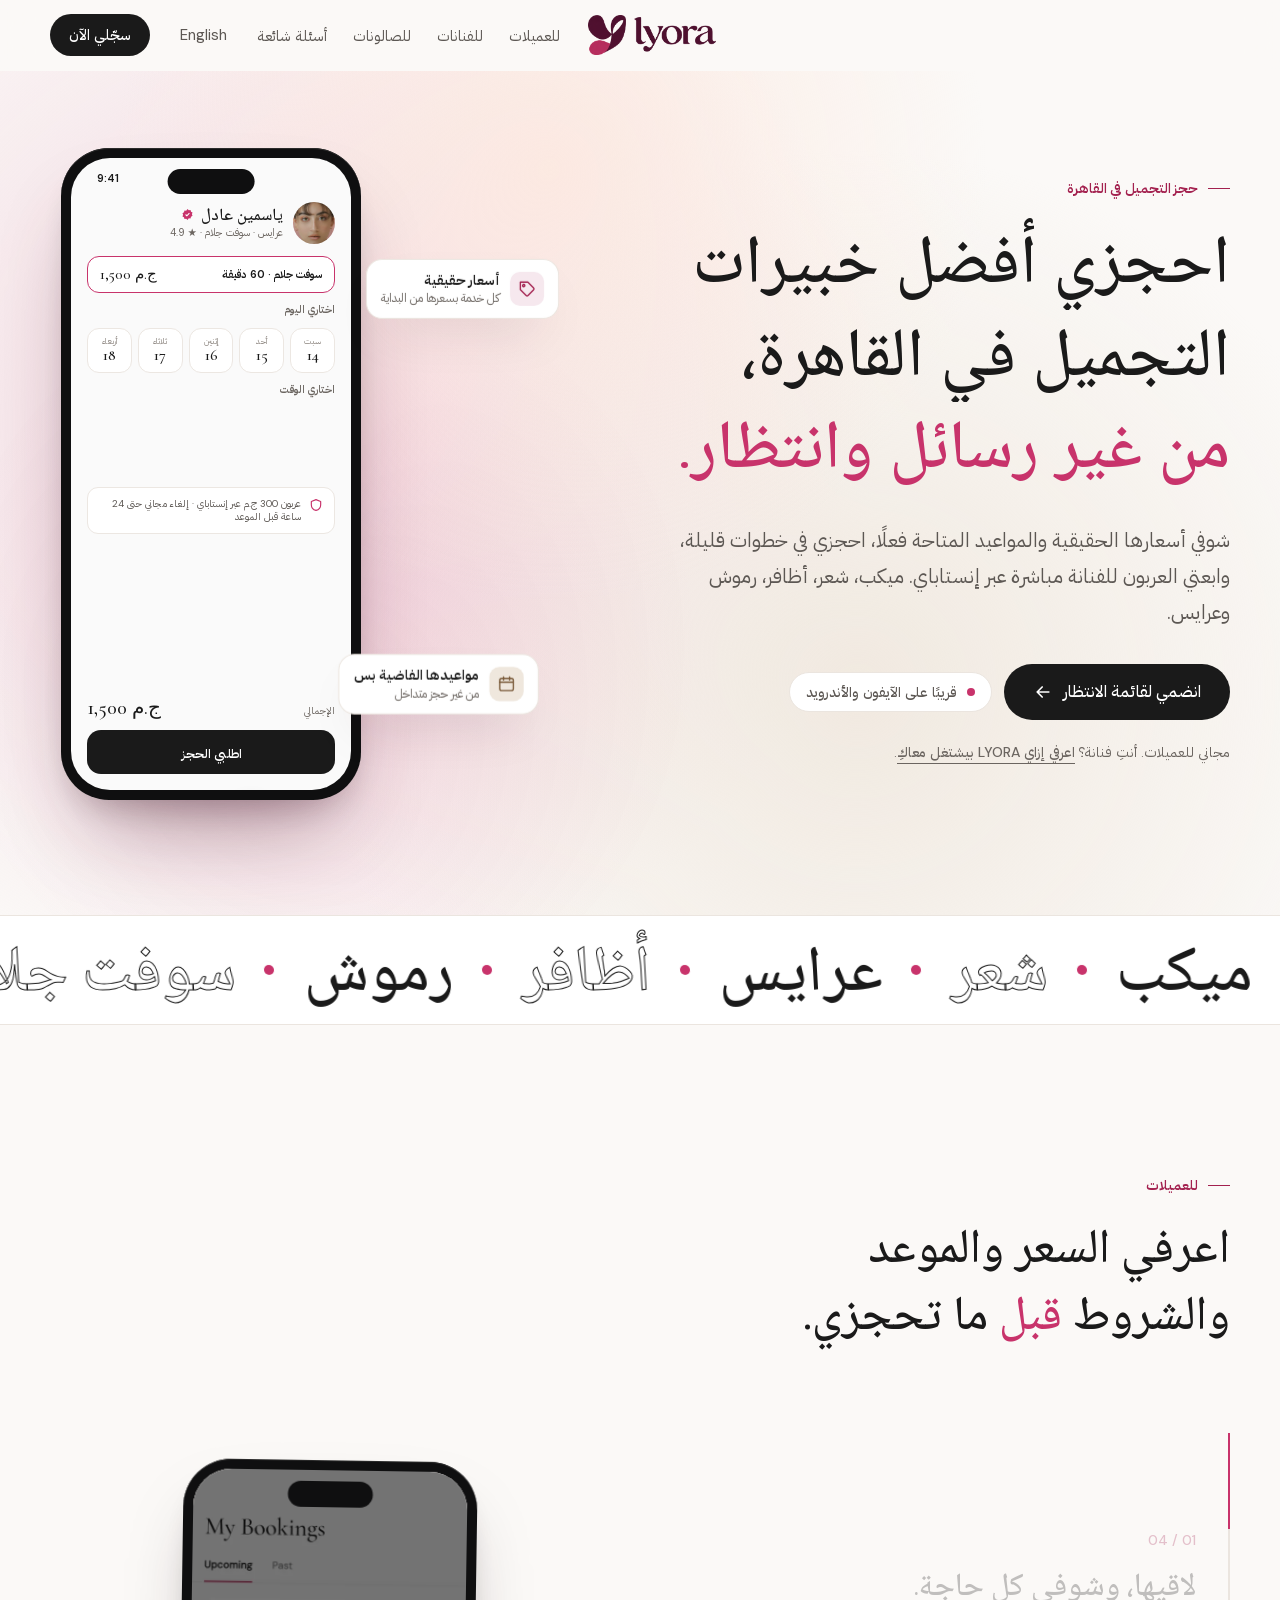
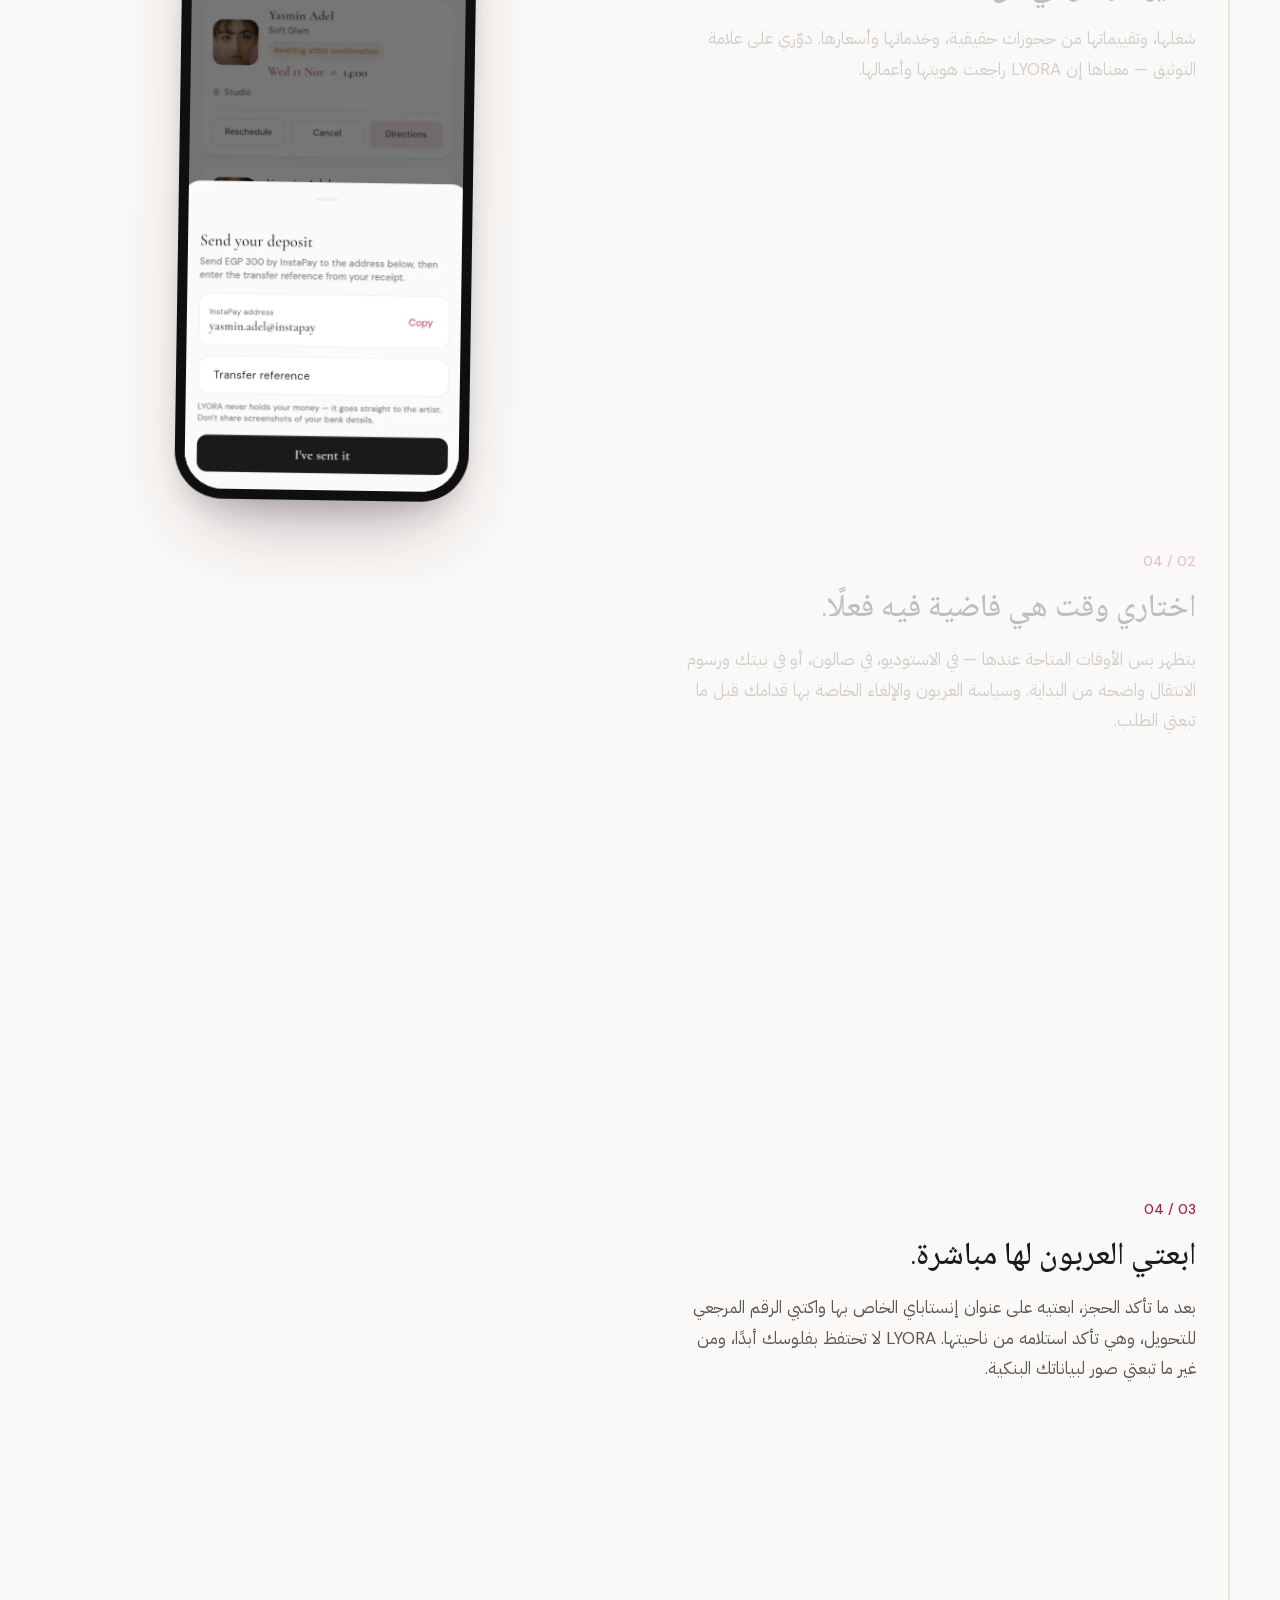
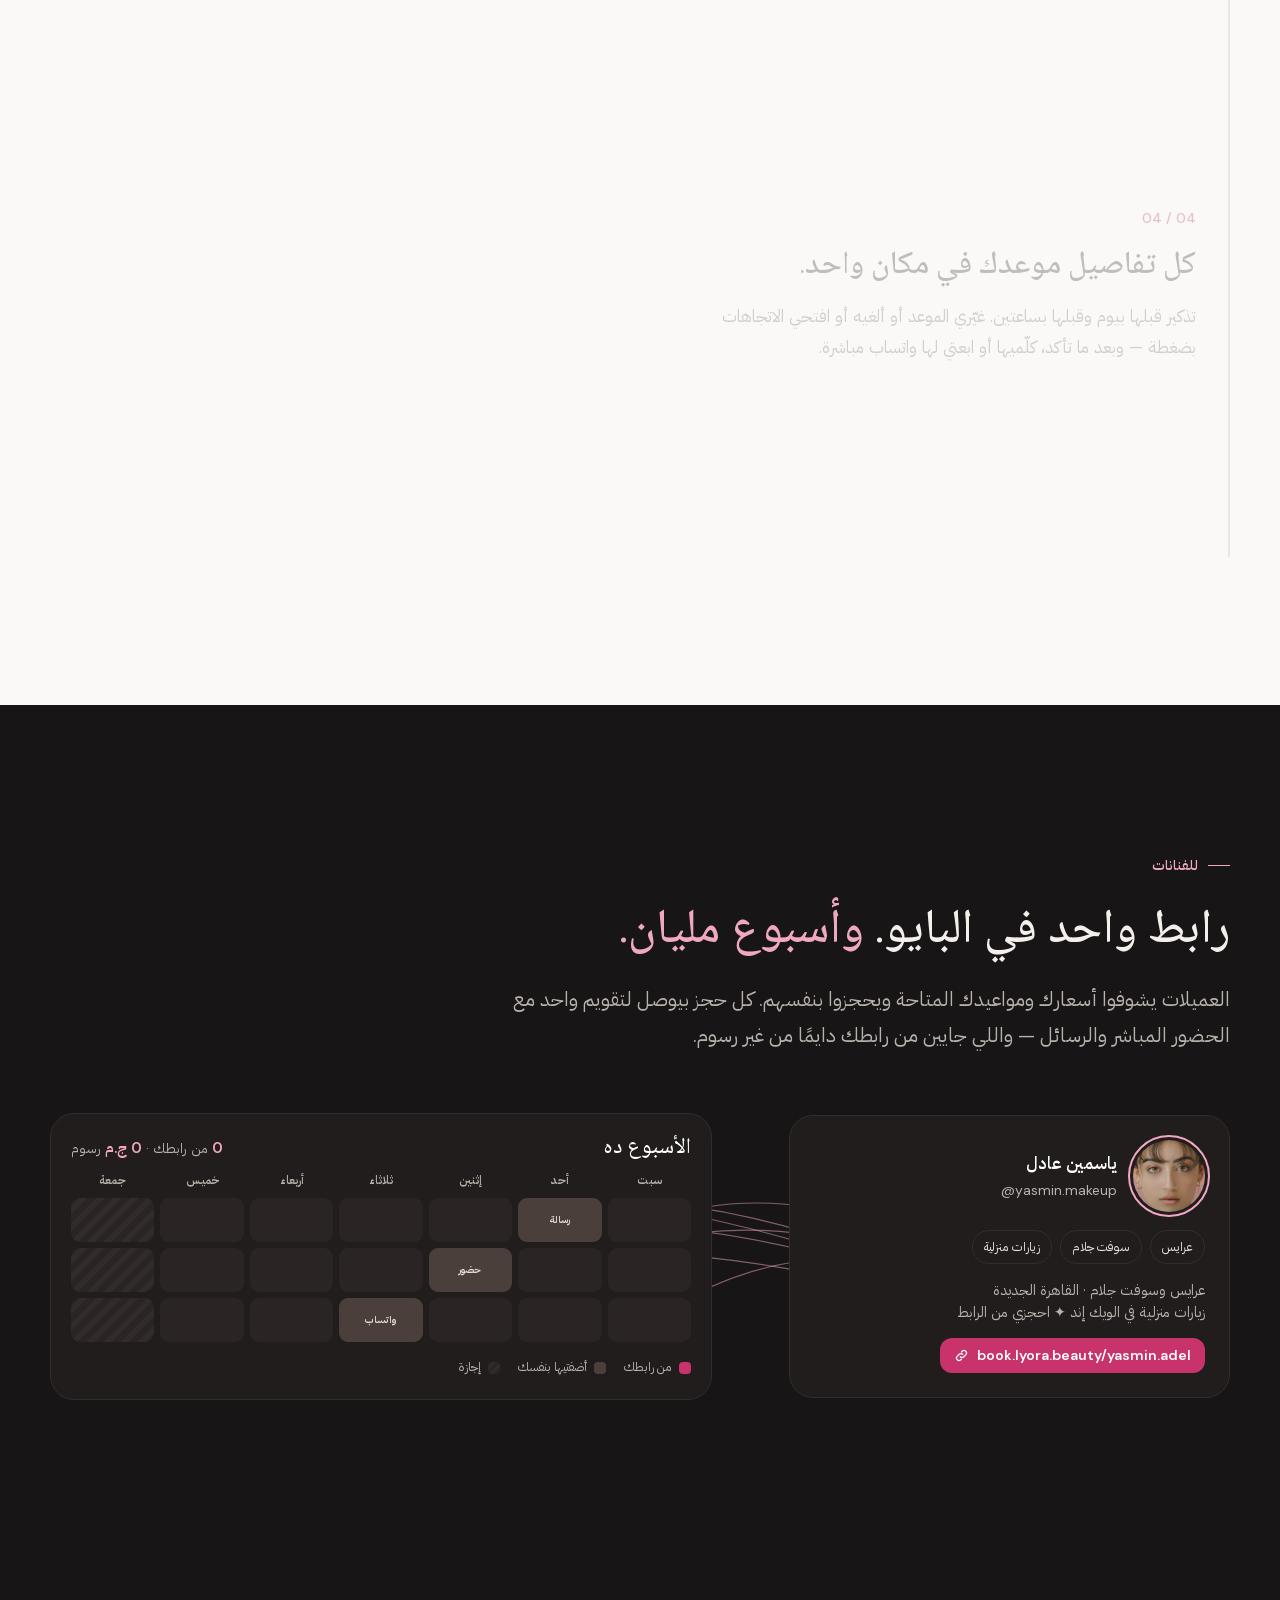
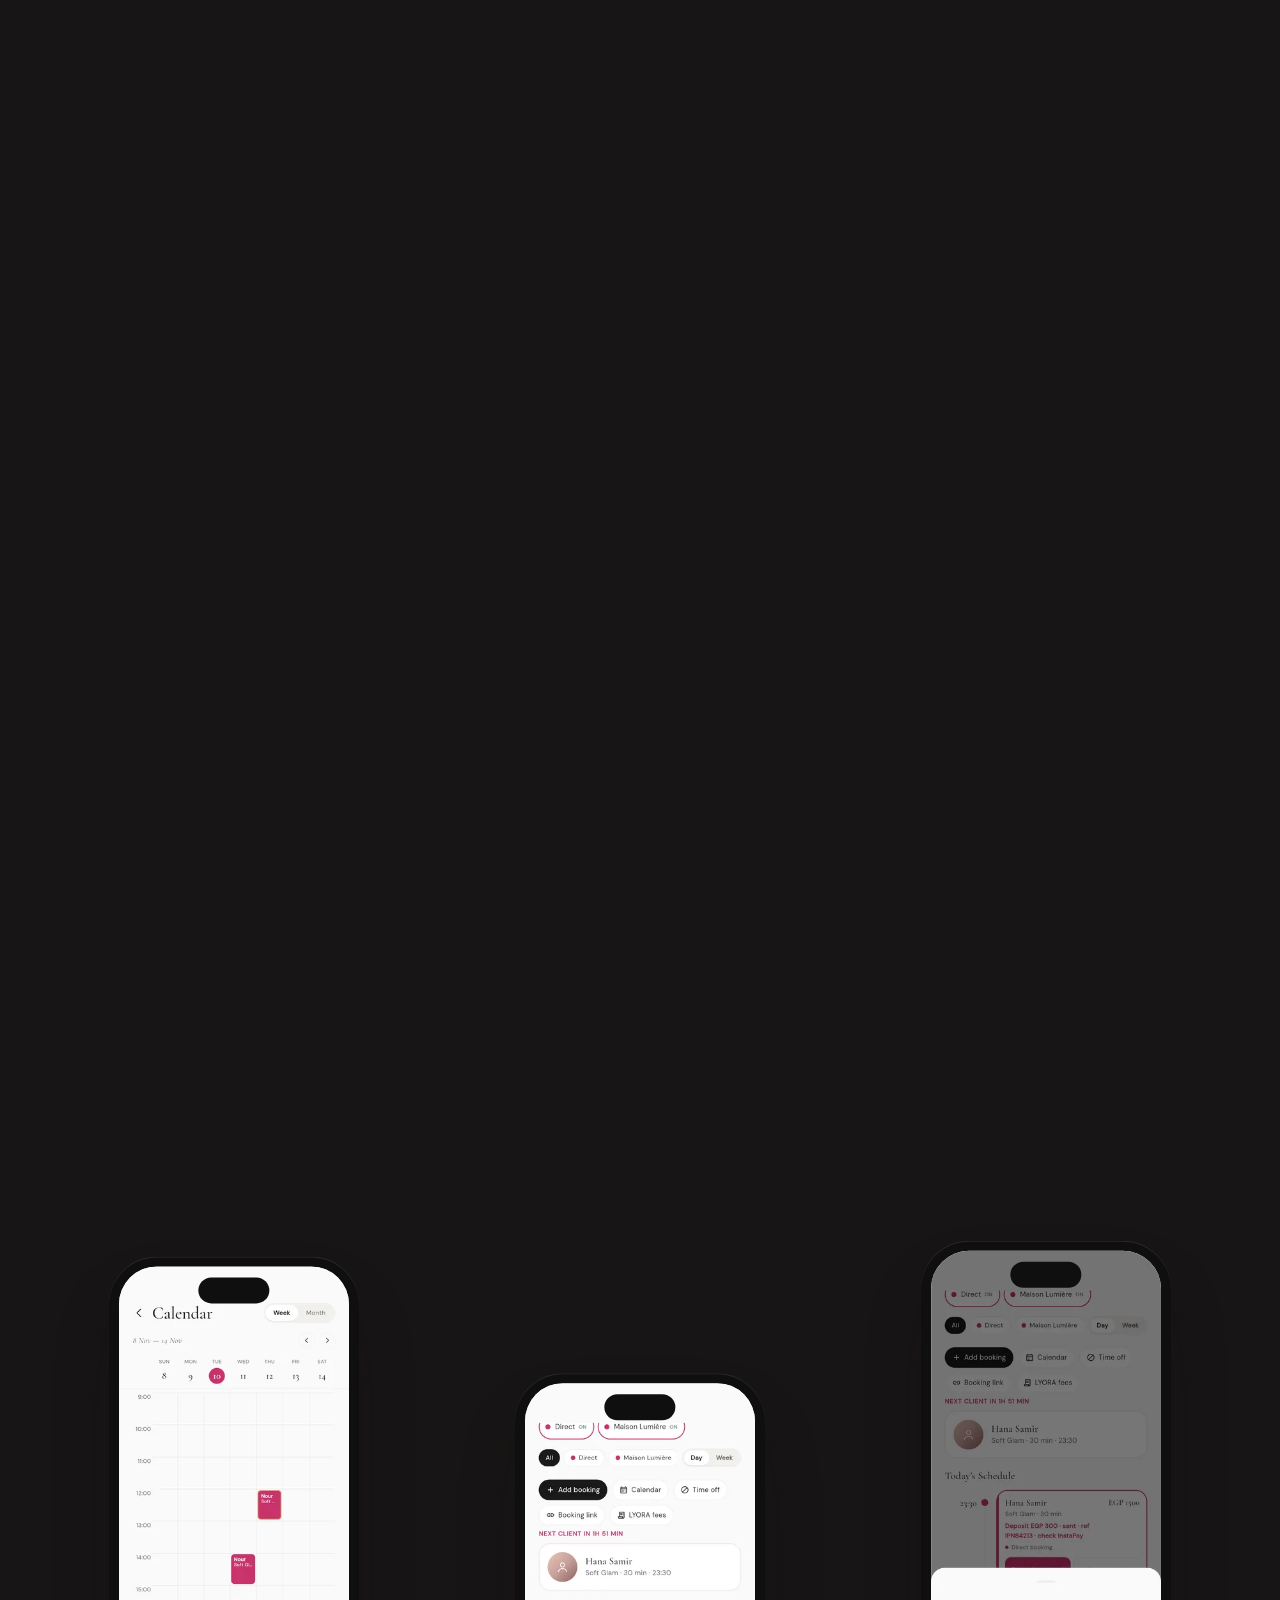
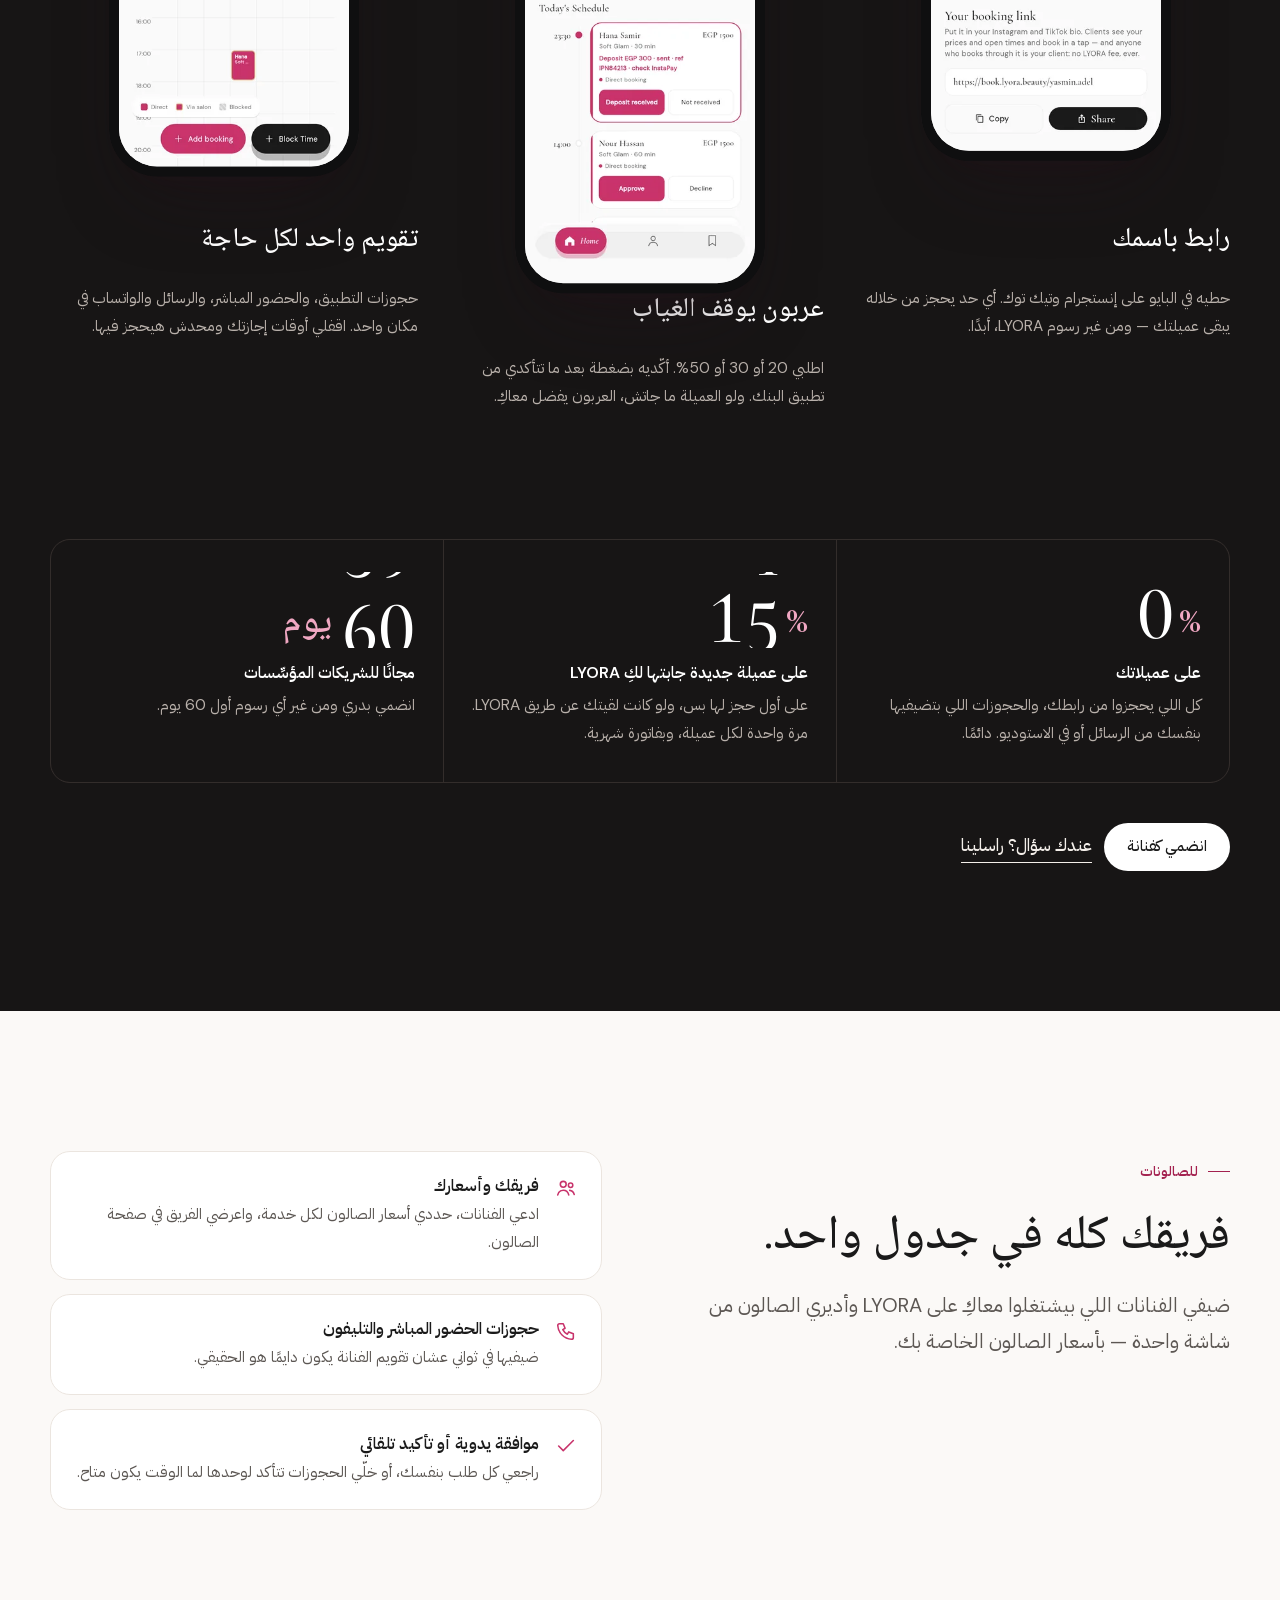
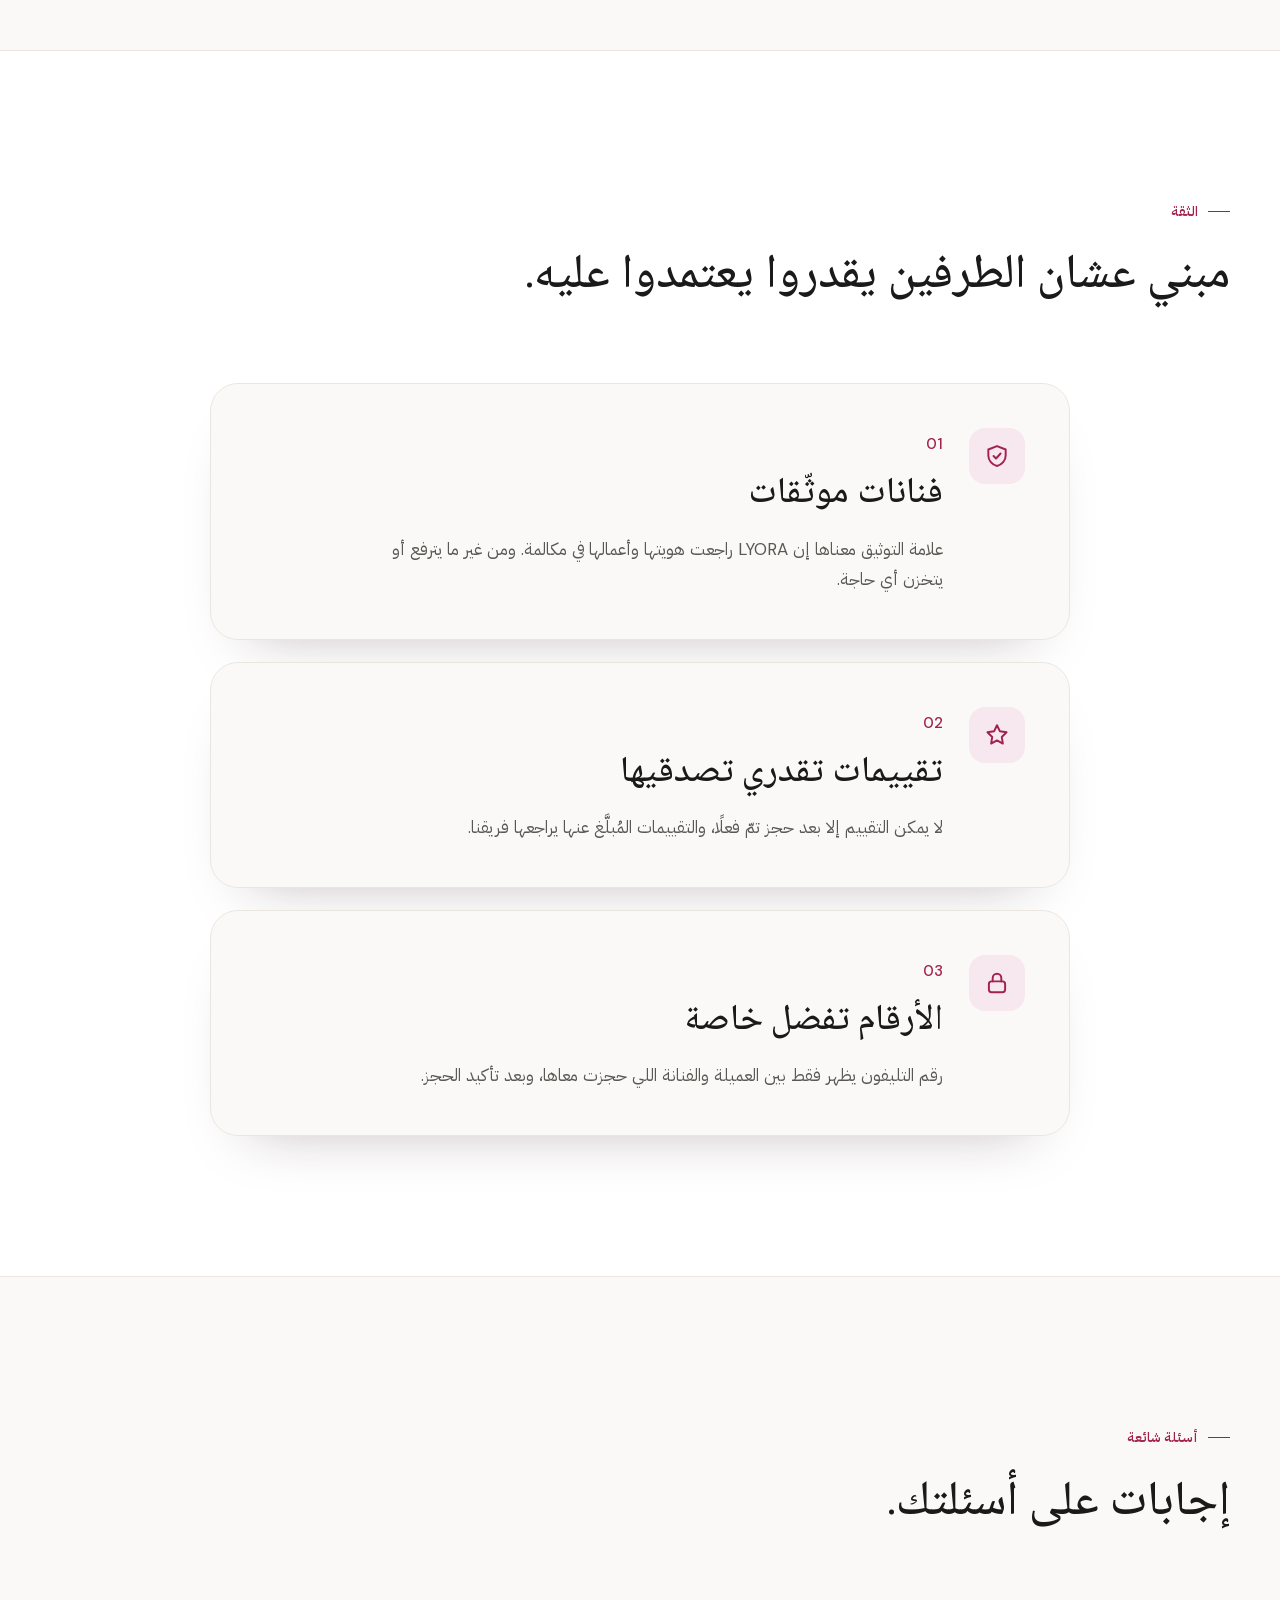
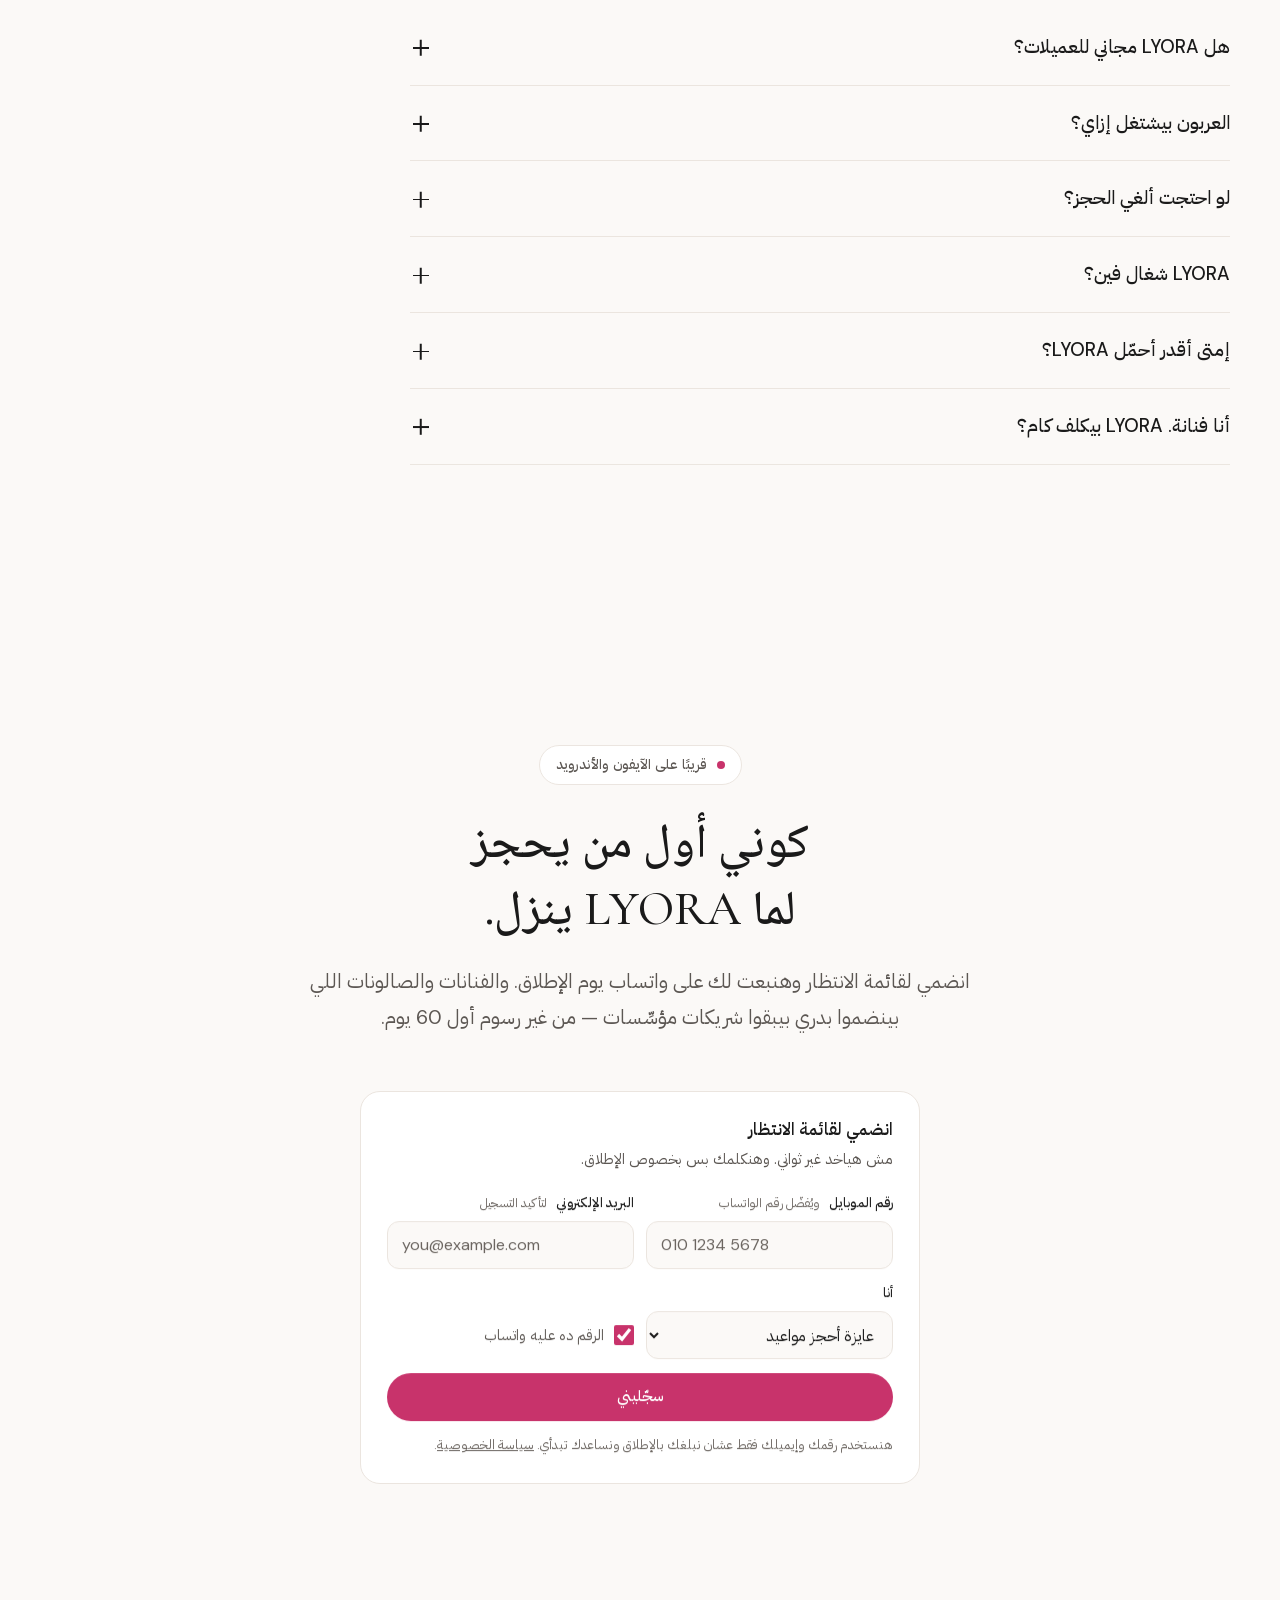
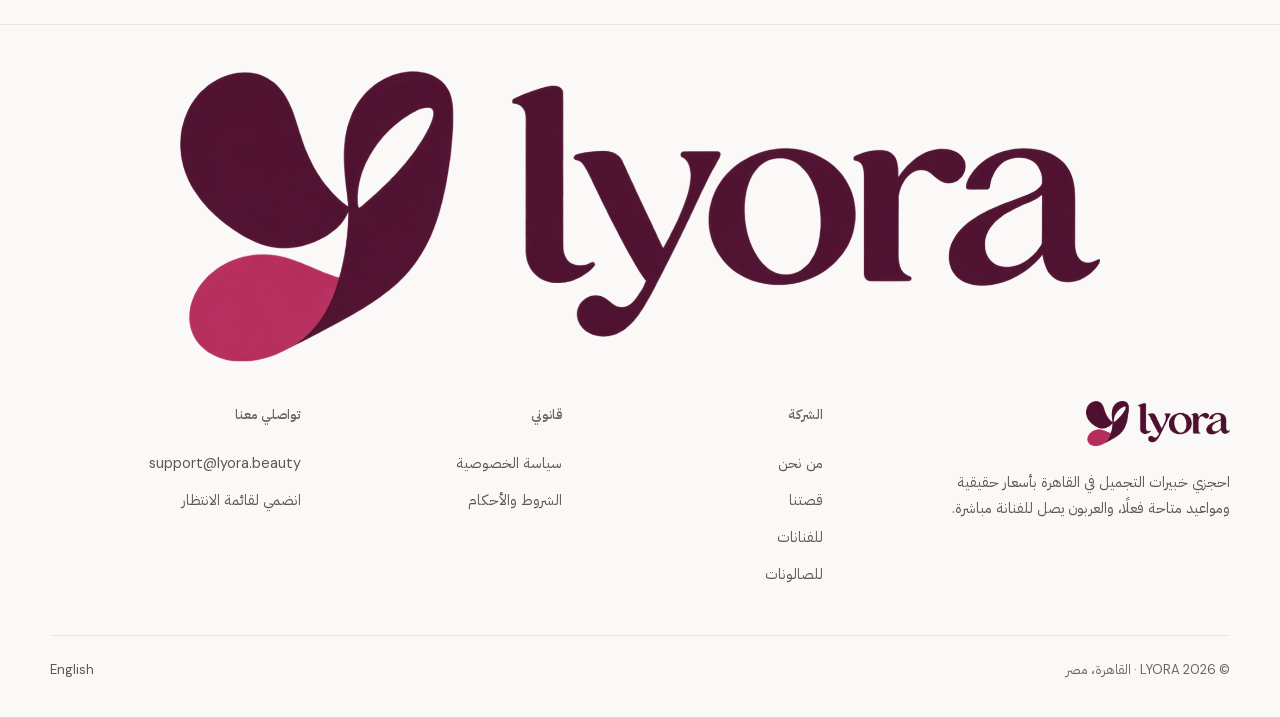
<file: ar/index.html>
<!doctype html>
<html lang="ar-EG" dir="rtl">
<head>
<meta charset="utf-8">
<meta name="viewport" content="width=device-width, initial-scale=1">
<title>LYORA — احجزي خبيرات التجميل في القاهرة</title>
<meta name="description" content="احجزي ميكب آرتست، مصففة شعر، فنانة أظافر ورموش أو صالون في القاهرة. أسعار حقيقية، مواعيد متاحة فعلًا، وعربون يصل للفنانة مباشرة عبر إنستاباي.">
<link rel="canonical" href="https://lyora.beauty/ar/">
<link rel="alternate" hreflang="en-EG" href="https://lyora.beauty/">
<link rel="alternate" hreflang="ar-EG" href="https://lyora.beauty/ar/">
<link rel="alternate" hreflang="x-default" href="https://lyora.beauty/">
<meta name="theme-color" content="#fbf9f7">
<meta property="og:type" content="website">
<meta property="og:site_name" content="LYORA">
<meta property="og:title" content="LYORA — احجزي خبيرات التجميل في القاهرة">
<meta property="og:description" content="أسعار حقيقية، مواعيد متاحة فعلًا، وعربون يصل للفنانة مباشرة عبر إنستاباي.">
<meta property="og:url" content="https://lyora.beauty/ar/">
<meta property="og:image" content="https://lyora.beauty/assets/og-ar.jpg?v=fold-1">
<meta property="og:image:width" content="1200">
<meta property="og:image:height" content="630">
<meta property="og:locale" content="ar_EG">
<meta property="og:locale:alternate" content="en_EG">
<meta name="twitter:card" content="summary_large_image">
<link rel="icon" type="image/png" sizes="32x32" href="/assets/favicon-32.png?v=fold-1">
<link rel="apple-touch-icon" sizes="180x180" href="/assets/apple-touch-icon.png?v=fold-1">
<link rel="preload" href="/assets/fonts/IBMPlexSansArabic-normal-400-arabic.woff2" as="font" type="font/woff2" crossorigin>
<link rel="preload" href="/assets/fonts/NotoNaskhArabic-normal-500-arabic.woff2" as="font" type="font/woff2" crossorigin>
<link rel="stylesheet" href="/assets/fonts.css">
<link rel="stylesheet" href="/assets/site.css?v=fold-1">
<script>/* Ink curtain until the intro runs (first visit per session only). */
(function(){var d=document.documentElement;try{if(matchMedia('(prefers-reduced-motion: reduce)').matches)return;d.classList.add('js-motion');if(!sessionStorage.getItem('lyora_intro'))d.classList.add('intro-pending')}catch(e){}setTimeout(function(){if(!d.classList.contains('motion'))d.classList.remove('js-motion','intro-pending')},3500)})();</script>
<style>html.intro-pending::after{content:"";position:fixed;inset:0;background:#171515;z-index:99}</style>
<script type="application/ld+json">
{
  "@context": "https://schema.org",
  "@graph": [
    { "@type": "Organization", "@id": "https://lyora.beauty/#organization", "name": "LYORA", "url": "https://lyora.beauty/", "logo": "https://lyora.beauty/assets/lyora-icon.png?v=fold-1", "email": "support@lyora.beauty", "areaServed": "Cairo, Egypt" }
  ]
}
</script>
</head>
<body>
<a class="skip" href="#main">انتقلي إلى المحتوى</a>

<header class="site-header">
  <div class="wrap nav">
    <a class="wordmark" href="/ar/" aria-label="LYORA — الصفحة الرئيسية"><img src="/assets/lyora-fold-horizontal.png" width="1693" height="534" alt="" decoding="async"></a>
    <ul class="nav-links" id="nav-links">
      <li><a href="#clients">للعميلات</a></li>
      <li><a href="#artists">للفنانات</a></li>
      <li><a href="#salons">للصالونات</a></li>
      <li><a href="#faq">أسئلة شائعة</a></li>
      <li class="lang-mobile"><a href="/" lang="en" hreflang="en">English</a></li>
    </ul>
    <a class="lang lang-desktop" href="/" lang="en" hreflang="en">English</a>
    <a class="btn btn-ink" href="#waitlist">سجّلي الآن</a>
    <button class="menu-btn" type="button" aria-label="القائمة" aria-expanded="false" aria-controls="nav-links">
      <svg viewBox="0 0 24 24" fill="none" stroke="currentColor" stroke-width="1.8" stroke-linecap="round" aria-hidden="true"><path d="M4 7h16M4 12h16M4 17h16"/></svg>
    </button>
  </div>
</header>

<main id="main">

  <!-- ═══ Hero ═══ -->
  <section class="hero" data-intro-tag="حجز التجميل · القاهرة">
    <canvas class="hero-bg" aria-hidden="true"></canvas>
    <div class="wrap hero-grid">
      <div class="hero-copy">
        <span class="eyebrow">حجز التجميل في القاهرة</span>
        <h1 class="h1">
          <span class="line"><span>احجزي أفضل خبيرات</span></span>
          <span class="line"><span>التجميل في القاهرة،</span></span>
          <span class="line"><span><em class="accent">من غير رسائل وانتظار.</em></span></span>
        </h1>
        <p class="lede">شوفي أسعارها الحقيقية والمواعيد المتاحة فعلًا، احجزي في خطوات قليلة، وابعتي العربون للفنانة مباشرة عبر إنستاباي. ميكب، شعر، أظافر، رموش وعرايس.</p>
        <div class="cta-row">
          <a class="btn btn-ink btn-lg magnetic" href="#waitlist">انضمي لقائمة الانتظار<svg viewBox="0 0 24 24" fill="none" stroke="currentColor" stroke-width="2" stroke-linecap="round" stroke-linejoin="round" aria-hidden="true"><path d="M5 12h14M13 6l6 6-6 6"/></svg></a>
          <span class="soon"><i aria-hidden="true"></i>قريبًا على الآيفون والأندرويد</span>
        </div>
        <p class="hero-note">مجاني للعميلات. أنتِ فنانة؟ <a class="link-arrow" href="#artists">اعرفي إزاي LYORA بيشتغل معاكِ</a>.</p>
      </div>

      <div class="stage">
        <p class="sr">عرض قصير لتطبيق LYORA: اختيار يوم ووقت متاح مع ياسمين، طلب الحجز، تأكيد الحجز، ثم استلام العربون.</p>
        <div class="demo-phone" aria-hidden="true">
          <div class="demo">
            <span class="d-status">9:41</span>
            <div class="d-top">
              <img class="d-ava" src="/assets/demo/yasmin.webp" alt="" width="96" height="96">
              <div><b>ياسمين عادل <svg class="d-verified" viewBox="0 0 24 24" fill="currentColor"><path d="M12 2l2.4 2.1 3.2-.3.9 3.1 2.8 1.6-1.2 3 1.2 3-2.8 1.6-.9 3.1-3.2-.3L12 22l-2.4-2.1-3.2.3-.9-3.1-2.8-1.6 1.2-3-1.2-3 2.8-1.6.9-3.1 3.2.3z"/><path d="m8.5 12 2.4 2.4 4.6-4.8" fill="none" stroke="#fff" stroke-width="2"/></svg></b><small>عرايس · سوفت جلام · ★ 4.9</small></div>
            </div>
            <div class="d-service"><b>سوفت جلام · 60 دقيقة</b><span>1,500 ج.م</span></div>
            <div class="d-label">اختاري اليوم</div>
            <div class="d-dates">
              <div class="d-date"><small>سبت</small><b>14</b></div>
              <div class="d-date"><small>أحد</small><b>15</b></div>
              <div class="d-date on" data-pick><small>إثنين</small><b>16</b></div>
              <div class="d-date"><small>ثلاثاء</small><b>17</b></div>
              <div class="d-date"><small>أربعاء</small><b>18</b></div>
            </div>
            <div class="d-label">اختاري الوقت</div>
            <div class="d-slots">
              <div class="d-slot taken">11:00</div><div class="d-slot">12:30</div><div class="d-slot taken">14:00</div><div class="d-slot">15:00</div>
              <div class="d-slot on" data-pick>16:30</div><div class="d-slot">17:00</div><div class="d-slot taken">18:30</div><div class="d-slot">19:00</div>
            </div>
            <div class="d-policy on"><svg viewBox="0 0 24 24" fill="none" stroke="currentColor" stroke-width="2" stroke-linecap="round" stroke-linejoin="round"><path d="M12 2.8 4 6v5.5c0 4.7 3.4 8.7 8 9.7 4.6-1 8-5 8-9.7V6l-8-3.2z"/></svg><span>عربون 300 ج.م عبر إنستاباي · إلغاء مجاني حتى 24 ساعة قبل الموعد</span></div>
            <div class="d-total"><span>الإجمالي</span><b>1,500 ج.م</b></div>
            <div class="d-cta ok">
              <span class="s1">اطلبي الحجز</span>
              <span class="s2">جاري إرسال الطلب…</span>
              <span class="s3"><svg class="check" viewBox="0 0 24 24" fill="none" stroke="currentColor" stroke-width="2.4" stroke-linecap="round" stroke-linejoin="round"><path d="M5 12.5l4.5 4.5L19 7.5"/></svg>تم تأكيد الحجز</span>
              <i class="bar"></i>
            </div>
            <span class="d-finger"></span>
          </div>
        </div>
        <div class="float toast" aria-hidden="true">
          <span class="ic"><svg viewBox="0 0 24 24" fill="none" stroke="currentColor" stroke-width="2" stroke-linecap="round" stroke-linejoin="round"><path d="M5 12.5l4.5 4.5L19 7.5"/></svg></span>
          <span><b>وصل العربون</b><small>300 ج.م · إنستاباي لياسمين</small></span>
        </div>
        <div class="float chip-a" aria-hidden="true">
          <span class="ic"><svg viewBox="0 0 24 24" fill="none" stroke="currentColor" stroke-width="1.8" stroke-linecap="round" stroke-linejoin="round"><path d="M20.6 13.4 13.4 20.6a2 2 0 0 1-2.8 0L3 13V3h10l7.6 7.6a2 2 0 0 1 0 2.8z"/><circle cx="7.5" cy="7.5" r="1.5"/></svg></span>
          <span><b>أسعار حقيقية</b><small>كل خدمة بسعرها من البداية</small></span>
        </div>
        <div class="float chip-b" aria-hidden="true">
          <span class="ic"><svg viewBox="0 0 24 24" fill="none" stroke="currentColor" stroke-width="1.8" stroke-linecap="round" stroke-linejoin="round"><rect x="3" y="4.5" width="18" height="16" rx="2.5"/><path d="M3 9.5h18M8 2.5v4M16 2.5v4"/></svg></span>
          <span><b>مواعيدها الفاضية بس</b><small>من غير حجز متداخل</small></span>
        </div>
      </div>
    </div>
  </section>

  <!-- ═══ Marquee ═══ -->
  <div class="marquee" aria-hidden="true">
    <div class="marquee-track">
      <div class="marquee-group">
        <span class="marquee-item">ميكب</span><span class="marquee-dot"></span>
        <span class="marquee-item outline">شعر</span><span class="marquee-dot"></span>
        <span class="marquee-item">عرايس</span><span class="marquee-dot"></span>
        <span class="marquee-item outline">أظافر</span><span class="marquee-dot"></span>
        <span class="marquee-item">رموش</span><span class="marquee-dot"></span>
        <span class="marquee-item outline">سوفت جلام</span><span class="marquee-dot"></span>
        <span class="marquee-item">زيارات منزلية</span><span class="marquee-dot"></span>
      </div>
    </div>
  </div>

  <!-- ═══ Clients: sticky phone story ═══ -->
  <section class="section" id="clients">
    <div class="wrap">
      <div class="section-head" data-reveal>
        <span class="eyebrow">للعميلات</span>
        <h2 class="h2">اعرفي السعر والموعد والشروط <em class="accent">قبل</em> ما تحجزي.</h2>
      </div>
      <div class="story-grid">
        <div class="steps" data-carousel="خطوات الحجز">
          <div class="steps-rail" aria-hidden="true"><b></b></div>
          <article class="step">
            <div class="step-n">01 / 04</div>
            <h3 class="h3">لاقيها، وشوفي كل حاجة.</h3>
            <p>شغلها، وتقييماتها من حجوزات حقيقية، وخدماتها وأسعارها. دوّري على علامة التوثيق — معناها إن LYORA راجعت هويتها وأعمالها.</p>
            <div class="phone inline-shot"><div class="screen"><img src="/assets/screens/profile.webp" srcset="/assets/screens/profile-sm.webp 360w, /assets/screens/profile.webp 600w" sizes="250px" width="600" height="1304" loading="lazy" alt="صفحة فنانة على LYORA بصورتها وتقييمها وخدماتها وأعمالها"></div></div>
          </article>
          <article class="step">
            <div class="step-n">02 / 04</div>
            <h3 class="h3">اختاري وقت هي فاضية فيه فعلًا.</h3>
            <p>بتظهر بس الأوقات المتاحة عندها — في الاستوديو، في صالون، أو في بيتك ورسوم الانتقال واضحة من البداية. وسياسة العربون والإلغاء الخاصة بها قدامك قبل ما تبعتي الطلب.</p>
            <div class="phone inline-shot"><div class="screen"><img src="/assets/screens/booking.webp" srcset="/assets/screens/booking-sm.webp 360w, /assets/screens/booking.webp 600w" sizes="250px" width="600" height="1304" loading="lazy" alt="شاشة الحجز: المواعيد المتاحة وسياسة العربون والإلغاء الخاصة بالفنانة"></div></div>
          </article>
          <article class="step">
            <div class="step-n">03 / 04</div>
            <h3 class="h3">ابعتي العربون لها مباشرة.</h3>
            <p>بعد ما تأكد الحجز، ابعتيه على عنوان إنستاباي الخاص بها واكتبي الرقم المرجعي للتحويل، وهي تأكد استلامه من ناحيتها. LYORA لا تحتفظ بفلوسك أبدًا، ومن غير ما تبعتي صور لبياناتك البنكية.</p>
            <div class="phone inline-shot"><div class="screen"><img src="/assets/screens/deposit.webp" srcset="/assets/screens/deposit-sm.webp 360w, /assets/screens/deposit.webp 600w" sizes="250px" width="600" height="1304" loading="lazy" alt="شاشة العربون: ابعتي 300 ج.م عبر إنستاباي لعنوان الفنانة ثم اكتبي الرقم المرجعي"></div></div>
          </article>
          <article class="step">
            <div class="step-n">04 / 04</div>
            <h3 class="h3">كل تفاصيل موعدك في مكان واحد.</h3>
            <p>تذكير قبلها بيوم وقبلها بساعتين. غيّري الموعد أو ألغيه أو افتحي الاتجاهات بضغطة — وبعد ما تأكد، كلّميها أو ابعتي لها واتساب مباشرة.</p>
            <div class="phone inline-shot"><div class="screen"><img src="/assets/screens/bookings.webp" srcset="/assets/screens/bookings-sm.webp 360w, /assets/screens/bookings.webp 600w" sizes="250px" width="600" height="1304" loading="lazy" alt="حجوزاتي: موعد مؤكد مع زري اتصال وواتساب"></div></div>
          </article>
        </div>
        <div class="story-phone" aria-hidden="true">
          <div class="phone">
            <div class="shots">
              <img src="/assets/screens/profile.webp" alt="" width="600" height="1304">
              <img src="/assets/screens/booking.webp" alt="" width="600" height="1304">
              <img src="/assets/screens/deposit.webp" alt="" width="600" height="1304">
              <img src="/assets/screens/bookings.webp" alt="" width="600" height="1304">
              <span class="shot-glare"></span>
            </div>
          </div>
        </div>
      </div>
    </div>
  </section>

  <!-- ═══ Artists ═══ -->
  <section class="section dark" id="artists">
    <div class="wrap">
      <div class="flow-stage">
      <div class="section-head" data-reveal>
        <span class="eyebrow">للفنانات</span>
        <h2 class="h2">رابط واحد في البايو. <em class="accent">وأسبوع مليان.</em></h2>
        <p class="lede">العميلات يشوفوا أسعارك ومواعيدك المتاحة ويحجزوا بنفسهم. كل حجز بيوصل لتقويم واحد مع الحضور المباشر والرسائل — واللي جايين من رابطك دايمًا من غير رسوم.</p>
      </div>

      <div class="flow" data-flow>
        <svg class="flow-svg" aria-hidden="true"></svg>
        <div class="ig">
          <div class="ig-top">
            <img src="/assets/demo/yasmin.webp" alt="" width="96" height="96">
            <div><div class="ig-name">ياسمين عادل</div><div class="ig-handle" dir="ltr">@yasmin.makeup</div></div>
          </div>
          <div class="ig-tags"><span>عرايس</span><span>سوفت جلام</span><span>زيارات منزلية</span></div>
          <p class="ig-bio">عرايس وسوفت جلام · القاهرة الجديدة<br>زيارات منزلية في الويك إند ✦ احجزي من الرابط</p>
          <span class="ig-link"><svg viewBox="0 0 24 24" fill="none" stroke="currentColor" stroke-width="2" stroke-linecap="round"><path d="M10 14a4 4 0 0 0 5.7 0l3-3a4 4 0 0 0-5.7-5.7l-1 1"/><path d="M14 10a4 4 0 0 0-5.7 0l-3 3a4 4 0 0 0 5.7 5.7l1-1"/></svg><bdi dir="ltr">book.lyora.beauty/yasmin.adel</bdi></span>
        </div>
        <div class="week">
          <div class="week-head"><b>الأسبوع ده</b><span class="week-count"><b data-count>7</b> من رابطك · <b>0 ج.م</b> رسوم</span></div>
          <div class="week-grid">
            <span class="week-day">سبت</span><span class="week-day">أحد</span><span class="week-day">إثنين</span><span class="week-day">ثلاثاء</span><span class="week-day">أربعاء</span><span class="week-day">خميس</span><span class="week-day">جمعة</span>
            <span class="cell filled" data-t="0"></span><span class="cell walkin" data-l="رسالة"></span><span class="cell"></span><span class="cell filled" data-t="1"></span><span class="cell"></span><span class="cell filled" data-t="2"></span><span class="cell busy"></span>
            <span class="cell"></span><span class="cell filled" data-t="3"></span><span class="cell walkin" data-l="حضور"></span><span class="cell"></span><span class="cell filled" data-t="4"></span><span class="cell"></span><span class="cell busy"></span>
            <span class="cell filled" data-t="5"></span><span class="cell"></span><span class="cell"></span><span class="cell walkin" data-l="واتساب"></span><span class="cell"></span><span class="cell filled" data-t="6"></span><span class="cell busy"></span>
          </div>
          <div class="week-legend">
            <span><i style="background:var(--rose)"></i>من رابطك</span>
            <span><i style="background:#4a3f3a"></i>أضفتيها بنفسك</span>
            <span><i style="background:repeating-linear-gradient(135deg,#2a2524 0 3px,#312b29 3px 6px)"></i>إجازة</span>
          </div>
        </div>
        <div class="tokens" aria-hidden="true">
          <span class="token"><i>ن</i>سبت 12:00</span><span class="token"><i>ه</i>ثلاثاء 15:00</span><span class="token"><i>م</i>خميس 13:30</span>
          <span class="token"><i>ل</i>أحد 17:00</span><span class="token"><i>س</i>أربعاء 19:00</span><span class="token"><i>ر</i>سبت 16:30</span><span class="token"><i>د</i>خميس 20:00</span>
        </div>
      </div>
      </div>

      <div class="tools" data-carousel="أدوات الفنانة">
        <div class="tool">
          <div class="phone" data-parallax="-6"><div class="screen"><img src="/assets/screens/artist-link.webp" srcset="/assets/screens/artist-link-sm.webp 360w, /assets/screens/artist-link.webp 600w" sizes="250px" width="600" height="1304" loading="lazy" alt="تطبيق الفنانة: رابط الحجز الخاص بك مع زري النسخ والمشاركة"></div></div>
          <h3>رابط باسمك</h3>
          <p>حطيه في البايو على إنستجرام وتيك توك. أي حد يحجز من خلاله يبقى عميلتك — ومن غير رسوم LYORA، أبدًا.</p>
        </div>
        <div class="tool">
          <div class="phone" data-parallax="6"><div class="screen"><img src="/assets/screens/artist-home.webp" srcset="/assets/screens/artist-home-sm.webp 360w, /assets/screens/artist-home.webp 600w" sizes="250px" width="600" height="1304" loading="lazy" alt="لوحة الفنانة: جدول اليوم مع رقم مرجعي لعربون بانتظار التأكيد"></div></div>
          <h3>عربون يوقف الغياب</h3>
          <p>اطلبي 20 أو 30 أو 50%. أكّديه بضغطة بعد ما تتأكدي من تطبيق البنك. ولو العميلة ما جاتش، العربون يفضل معاكِ.</p>
        </div>
        <div class="tool">
          <div class="phone" data-parallax="-3"><div class="screen"><img src="/assets/screens/artist-calendar.webp" srcset="/assets/screens/artist-calendar-sm.webp 360w, /assets/screens/artist-calendar.webp 600w" sizes="250px" width="600" height="1304" loading="lazy" alt="تقويم الفنانة: حجوزات الأسبوع مع زري إضافة حجز وقفل وقت"></div></div>
          <h3>تقويم واحد لكل حاجة</h3>
          <p>حجوزات التطبيق، والحضور المباشر، والرسائل والواتساب في مكان واحد. اقفلي أوقات إجازتك ومحدش هيحجز فيها.</p>
        </div>
      </div>

      <div class="pricing" aria-label="الأسعار للفنانات">
        <div>
          <div class="big"><span class="odo" data-to="0">0</span><span class="unit">%</span></div>
          <h3>على عميلاتك</h3>
          <p>كل اللي يحجزوا من رابطك، والحجوزات اللي بتضيفيها بنفسك من الرسائل أو في الاستوديو. دائمًا.</p>
        </div>
        <div>
          <div class="big"><span class="odo" data-to="15">15</span><span class="unit">%</span></div>
          <h3>على عميلة جديدة جابتها لكِ LYORA</h3>
          <p>على أول حجز لها بس، ولو كانت لقيتك عن طريق LYORA. مرة واحدة لكل عميلة، وبفاتورة شهرية.</p>
        </div>
        <div>
          <div class="big"><span class="unit pre">يوم</span><span class="odo" data-to="60">60</span></div>
          <h3>مجانًا للشريكات المؤسِّسات</h3>
          <p>انضمي بدري ومن غير أي رسوم أول 60 يوم.</p>
        </div>
      </div>
      <div class="cta-row">
        <a class="btn btn-light magnetic" href="#waitlist" data-role="Artist">انضمي كفنانة</a>
        <a class="link-arrow" href="mailto:support@lyora.beauty?subject=Joining%20LYORA%20as%20an%20artist">عندك سؤال؟ راسلينا</a>
      </div>
    </div>
  </section>

  <!-- ═══ Salons ═══ -->
  <section class="section" id="salons">
    <div class="wrap split">
      <div data-reveal>
        <span class="eyebrow">للصالونات</span>
        <h2 class="h2">فريقك كله في جدول واحد.</h2>
        <p class="lede" style="margin-top:20px">ضيفي الفنانات اللي بيشتغلوا معاكِ على LYORA وأديري الصالون من شاشة واحدة — بأسعار الصالون الخاصة بك.</p>
      </div>
      <div class="cards" data-stagger>
        <div class="card">
          <svg viewBox="0 0 24 24" fill="none" stroke="currentColor" stroke-width="1.7" stroke-linecap="round" stroke-linejoin="round" aria-hidden="true"><circle cx="9" cy="8" r="3.2"/><path d="M3 19.5c.8-3.2 3.2-5 6-5s5.2 1.8 6 5"/><circle cx="17" cy="9" r="2.4"/><path d="M16 14.6c2.4.2 4.2 1.8 5 4.4"/></svg>
          <div><h3>فريقك وأسعارك</h3><p>ادعي الفنانات، حددي أسعار الصالون لكل خدمة، واعرضي الفريق في صفحة الصالون.</p></div>
        </div>
        <div class="card">
          <svg viewBox="0 0 24 24" fill="none" stroke="currentColor" stroke-width="1.7" stroke-linecap="round" stroke-linejoin="round" aria-hidden="true"><path d="M5 4h4l2 5-2.5 1.5a11 11 0 0 0 5 5L15 13l5 2v4a2 2 0 0 1-2 2A16 16 0 0 1 3 6a2 2 0 0 1 2-2z"/></svg>
          <div><h3>حجوزات الحضور المباشر والتليفون</h3><p>ضيفيها في ثواني عشان تقويم الفنانة يكون دايمًا هو الحقيقي.</p></div>
        </div>
        <div class="card">
          <svg viewBox="0 0 24 24" fill="none" stroke="currentColor" stroke-width="1.7" stroke-linecap="round" stroke-linejoin="round" aria-hidden="true"><path d="M20 6 9 17l-5-5"/></svg>
          <div><h3>موافقة يدوية أو تأكيد تلقائي</h3><p>راجعي كل طلب بنفسك، أو خلّي الحجوزات تتأكد لوحدها لما الوقت يكون متاح.</p></div>
        </div>
      </div>
    </div>
  </section>

  <!-- ═══ Trust: stacking cards ═══ -->
  <section class="section trust" aria-labelledby="trust-title">
    <div class="wrap">
      <div class="section-head" data-reveal>
        <span class="eyebrow">الثقة</span>
        <h2 class="h2" id="trust-title">مبني عشان الطرفين يقدروا يعتمدوا عليه.</h2>
      </div>
      <div class="stack">
        <article class="stack-card" style="--i:0">
          <span class="icon-chip"><svg viewBox="0 0 24 24" fill="none" stroke="currentColor" stroke-width="1.8" stroke-linecap="round" stroke-linejoin="round" aria-hidden="true"><path d="M12 2.8 4 6v5.5c0 4.7 3.4 8.7 8 9.7 4.6-1 8-5 8-9.7V6l-8-3.2z"/><path d="m8.8 12 2.3 2.3 4.2-4.6"/></svg></span>
          <div><span class="num">01</span><h3>فنانات موثّقات</h3><p>علامة التوثيق معناها إن LYORA راجعت هويتها وأعمالها في مكالمة. ومن غير ما يترفع أو يتخزن أي حاجة.</p></div>
        </article>
        <article class="stack-card" style="--i:1">
          <span class="icon-chip"><svg viewBox="0 0 24 24" fill="none" stroke="currentColor" stroke-width="1.8" stroke-linecap="round" stroke-linejoin="round" aria-hidden="true"><path d="m12 3 2.7 5.6 6.1.9-4.4 4.3 1 6.1L12 17l-5.4 2.9 1-6.1-4.4-4.3 6.1-.9z"/></svg></span>
          <div><span class="num">02</span><h3>تقييمات تقدري تصدقيها</h3><p>لا يمكن التقييم إلا بعد حجز تمّ فعلًا، والتقييمات المُبلَّغ عنها يراجعها فريقنا.</p></div>
        </article>
        <article class="stack-card" style="--i:2">
          <span class="icon-chip"><svg viewBox="0 0 24 24" fill="none" stroke="currentColor" stroke-width="1.8" stroke-linecap="round" stroke-linejoin="round" aria-hidden="true"><rect x="4.5" y="10.5" width="15" height="10" rx="2.5"/><path d="M8 10.5V7.5a4 4 0 0 1 8 0v3"/></svg></span>
          <div><span class="num">03</span><h3>الأرقام تفضل خاصة</h3><p>رقم التليفون يظهر فقط بين العميلة والفنانة اللي حجزت معاها، وبعد تأكيد الحجز.</p></div>
        </article>
      </div>
    </div>
  </section>

  <!-- ═══ FAQ ═══ -->
  <section class="section" id="faq" aria-labelledby="faq-title">
    <div class="wrap">
      <div class="section-head" data-reveal>
        <span class="eyebrow">أسئلة شائعة</span>
        <h2 class="h2" id="faq-title">إجابات على أسئلتك.</h2>
      </div>
      <div class="faq" data-stagger>
        <details><summary>هل LYORA مجاني للعميلات؟<span class="pm" aria-hidden="true"></span></summary><div class="answer"><p>أيوه. بتدفعي سعر الفنانة المعروض بس، ومن غير أي رسوم لـ LYORA.</p></div></details>
        <details><summary>العربون بيشتغل إزاي؟<span class="pm" aria-hidden="true"></span></summary><div class="answer"><p>بعض الفنانات بيطلبوا عربون لتثبيت الموعد. بعد ما تأكد حجزك، بتبعتيه على عنوان إنستاباي الخاص بها وتكتبي الرقم المرجعي في التطبيق. الفلوس بتروح لها مباشرة — LYORA لا تحتفظ بها أبدًا.</p></div></details>
        <details><summary>لو احتجت ألغي الحجز؟<span class="pm" aria-hidden="true"></span></summary><div class="answer"><p>كل فنانة بتحدد وقت إلغاء مجاني — قبل الموعد بـ 12 أو 24 أو 48 ساعة — وبتشوفيه قبل ما تحجزي. لو ألغيتِ في الوقت ده العربون بيرجع لك، وبعده بتطبق سياستها.</p></div></details>
        <details><summary>LYORA شغال فين؟<span class="pm" aria-hidden="true"></span></summary><div class="answer"><p>بنبدأ في القاهرة. والفنانات اللي بيقدموا زيارات منزلية ممكن ييجوا لك — هتلاقي ده في صفحتها.</p></div></details>
        <details><summary>إمتى أقدر أحمّل LYORA؟<span class="pm" aria-hidden="true"></span></summary><div class="answer"><p>LYORA هينزل قريب على الآيفون والأندرويد. سجّلي رقمك في قائمة الانتظار تحت، وهنبعت لك على واتساب يوم ما ينزل.</p></div></details>
        <details><summary>أنا فنانة. LYORA بيكلف كام؟<span class="pm" aria-hidden="true"></span></summary><div class="answer"><p>ولا حاجة على عميلاتك — اللي يحجزوا من رابطك والحجوزات اللي بتضيفيها بنفسك. LYORA بتاخد 15% فقط على أول حجز لعميلة جديدة جبناها لكِ، مرة واحدة لكل عميلة، بفاتورة شهرية. والشريكات المؤسِّسات من غير رسوم أول 60 يوم.</p></div></details>
      </div>
    </div>
  </section>

  <!-- ═══ Waitlist (the app isn't in the stores yet) ═══ -->
  <section class="section download" id="waitlist" aria-labelledby="waitlist-title">
    <div class="wrap">
      <div data-reveal>
        <span class="soon"><i aria-hidden="true"></i>قريبًا على الآيفون والأندرويد</span>
        <h2 class="h2" id="waitlist-title">كوني أول من يحجز لما LYORA ينزل.</h2>
        <p class="lede">انضمي لقائمة الانتظار وهنبعت لك على واتساب يوم الإطلاق. والفنانات والصالونات اللي بينضموا بدري بيبقوا شريكات مؤسِّسات — من غير رسوم أول 60 يوم.</p>
      </div>
      <div class="notify" data-reveal>
        <h3>انضمي لقائمة الانتظار</h3>
        <p>مش هياخد غير ثواني. وهنكلمك بس بخصوص الإطلاق.</p>
        <form id="notify-form" action="https://europe-west1-lyora-prod.cloudfunctions.net/joinWaitlist" method="POST" data-phone-msg="اكتبي رقم موبايل زي 010 1234 5678.">
          <input type="hidden" name="lang" value="ar">
          <input type="hidden" name="page" value="/ar/">
          <div class="form-row">
            <div class="field"><label for="wl-phone">رقم الموبايل <small>ويُفضّل رقم الواتساب</small></label><input id="wl-phone" type="tel" name="phone" inputmode="tel" autocomplete="tel" placeholder="010 1234 5678" dir="ltr" required></div>
            <div class="field"><label for="wl-email">البريد الإلكتروني <small>لتأكيد التسجيل</small></label><input id="wl-email" type="email" name="email" autocomplete="email" dir="ltr" placeholder="you@example.com" required></div>
          </div>
          <div class="form-row">
            <div class="field"><label for="wl-role">أنا</label>
              <select id="wl-role" name="role" required>
                <option value="Client">عايزة أحجز مواعيد</option>
                <option value="Artist">فنانة تجميل</option>
                <option value="Salon">صاحبة صالون</option>
              </select>
            </div>
            <label class="check"><input type="checkbox" name="whatsapp" value="on" checked><span>الرقم ده عليه واتساب</span></label>
          </div>
          <div class="hp" aria-hidden="true"><label>اتركيه فارغًا <input type="text" name="_honey" tabindex="-1" autocomplete="off"></label></div>
          <button class="btn btn-rose" type="submit">سجّليني</button>
          <p class="form-note">هنستخدم رقمك وإيميلك فقط عشان نبلغك بالإطلاق ونساعدك تبدأي. <a href="/ar/privacy.html">سياسة الخصوصية</a>.</p>
          <p class="form-status ok" id="notify-status" role="status" aria-live="polite">تمام! وصلنا طلبك، وهنتواصل معاكي قريب.</p>
          <p class="form-status err" role="alert">الإرسال ما تمّش. <a href="https://wa.me/201027909082?text=%D8%A3%D9%87%D9%84%D9%8B%D8%A7%20LYORA%D8%8C%20%D8%B6%D9%8A%D9%81%D9%88%D9%86%D9%8A%20%D9%84%D9%82%D8%A7%D8%A6%D9%85%D8%A9%20%D8%A7%D9%84%D8%A7%D9%86%D8%AA%D8%B8%D8%A7%D8%B1%20%D9%85%D9%86%20%D9%81%D8%B6%D9%84%D9%83%D9%85." target="_blank" rel="noopener">ابعتي لنا على واتساب</a> وهنضيفك.</p>
        </form>
      </div>
    </div>
  </section>
</main>

<footer class="site-footer">
  <div class="wrap">
    <div class="giant" aria-hidden="true"><img class="giant-logo" src="/assets/lyora-fold-horizontal.png" width="1693" height="534" alt="" loading="lazy"></div>
    <div class="foot-grid">
      <div class="foot-brand">
        <a class="wordmark" href="/ar/" aria-label="LYORA — الصفحة الرئيسية"><img src="/assets/lyora-fold-horizontal.png" width="1693" height="534" alt="" decoding="async"></a>
        <p>احجزي خبيرات التجميل في القاهرة بأسعار حقيقية ومواعيد متاحة فعلًا، والعربون يصل للفنانة مباشرة.</p>
        <ul class="social" hidden aria-label="LYORA على وسائل التواصل">
          <li><a href="#" data-net="instagram" target="_blank" rel="noopener" aria-label="LYORA على إنستجرام"><svg viewBox="0 0 24 24" fill="none" stroke="currentColor" stroke-width="1.8" aria-hidden="true"><rect x="3" y="3" width="18" height="18" rx="5.2"/><circle cx="12" cy="12" r="4.1"/><circle cx="17.4" cy="6.6" r="1.1" fill="currentColor" stroke="none"/></svg></a></li>
          <li><a href="#" data-net="facebook" target="_blank" rel="noopener" aria-label="LYORA على فيسبوك"><svg viewBox="0 0 24 24" fill="currentColor" aria-hidden="true"><path d="M13.6 21v-7.6h2.6l.4-3h-3V8.5c0-.9.3-1.5 1.6-1.5h1.6V4.3c-.3 0-1.2-.1-2.3-.1-2.3 0-3.9 1.4-3.9 4v2.2H8v3h2.6V21h3z"/></svg></a></li>
          <li><a href="#" data-net="tiktok" target="_blank" rel="noopener" aria-label="LYORA على تيك توك"><svg viewBox="0 0 24 24" fill="currentColor" aria-hidden="true"><path d="M16.7 3c.3 2.3 1.6 3.8 3.9 4v3.1c-1.4.1-2.7-.3-3.9-1.1v6c0 3.3-2.4 5.9-5.7 5.9-3.2 0-5.6-2.6-5.3-5.8.3-2.9 2.9-5 6-4.7v3.2c-1.5-.3-2.9.6-3 1.9-.1 1.4 1 2.4 2.3 2.4 1.4 0 2.4-1 2.4-2.7V3h3.3z"/></svg></a></li>
        </ul>
      </div>
      <nav class="foot-col" aria-label="الشركة">
        <p class="foot-h">الشركة</p>
        <a href="/ar/about.html">من نحن</a>
        <a href="/ar/story.html">قصتنا</a>
        <a href="/ar/#artists">للفنانات</a>
        <a href="/ar/#salons">للصالونات</a>
      </nav>
      <nav class="foot-col" aria-label="قانوني">
        <p class="foot-h">قانوني</p>
        <a href="/ar/privacy.html">سياسة الخصوصية</a>
        <a href="/ar/terms.html">الشروط والأحكام</a>
      </nav>
      <div class="foot-col">
        <p class="foot-h">تواصلي معنا</p>
        <a href="mailto:support@lyora.beauty" dir="ltr">support@lyora.beauty</a>
        <a href="/ar/#waitlist">انضمي لقائمة الانتظار</a>
      </div>
    </div>
    <div class="foot-bottom">
      <span>© 2026 LYORA · القاهرة، مصر</span>
      <a href="/" lang="en" hreflang="en">English</a>
    </div>
  </div>
</footer>
<a class="wa-fab" href="https://wa.me/201027909082?text=%D8%A3%D9%87%D9%84%D9%8B%D8%A7%20LYORA%D8%8C%20%D8%B9%D9%86%D8%AF%D9%8A%20%D8%B3%D8%A4%D8%A7%D9%84." target="_blank" rel="noopener" aria-label="كلّمي LYORA على واتساب"><span class="wa-ic"><svg viewBox="0 0 24 24" fill="none" stroke="currentColor" stroke-width="1.7" stroke-linecap="round" stroke-linejoin="round" aria-hidden="true"><path d="M3.6 20.4l1.2-4.3A8.6 8.6 0 1 1 8 19.3z"/><path d="M9 8.6c.2-.5.5-.6.8-.6h.5c.2 0 .4.1.5.4l.7 1.6c.1.2 0 .5-.1.7l-.5.6c.6 1.2 1.6 2.2 2.8 2.8l.6-.5c.2-.2.5-.2.7-.1l1.6.7c.3.1.4.3.4.5v.5c0 .3-.1.6-.6.8-.6.3-1.5.4-2.7-.1a9.3 9.3 0 0 1-4.6-4.6c-.5-1.2-.4-2.1-.1-2.7z" fill="currentColor" stroke="none"/></svg></span><span class="wa-label">كلّمينا واتساب</span></a>
<div class="dock"><a class="btn btn-ink dock-cta" href="/ar/#waitlist">انضمي لقائمة الانتظار</a><a class="dock-wa" href="https://wa.me/201027909082?text=%D8%A3%D9%87%D9%84%D9%8B%D8%A7%20LYORA%D8%8C%20%D8%B9%D9%86%D8%AF%D9%8A%20%D8%B3%D8%A4%D8%A7%D9%84." target="_blank" rel="noopener" aria-label="كلّمي LYORA على واتساب"><svg viewBox="0 0 24 24" fill="none" stroke="currentColor" stroke-width="1.7" stroke-linecap="round" stroke-linejoin="round" aria-hidden="true"><path d="M3.6 20.4l1.2-4.3A8.6 8.6 0 1 1 8 19.3z"/><path d="M9 8.6c.2-.5.5-.6.8-.6h.5c.2 0 .4.1.5.4l.7 1.6c.1.2 0 .5-.1.7l-.5.6c.6 1.2 1.6 2.2 2.8 2.8l.6-.5c.2-.2.5-.2.7-.1l1.6.7c.3.1.4.3.4.5v.5c0 .3-.1.6-.6.8-.6.3-1.5.4-2.7-.1a9.3 9.3 0 0 1-4.6-4.6c-.5-1.2-.4-2.1-.1-2.7z" fill="currentColor" stroke="none"/></svg></a></div>

<script src="/assets/vendor/gsap.min.js" defer></script>
<script src="/assets/vendor/ScrollTrigger.min.js" defer></script>
<script src="/assets/vendor/MotionPathPlugin.min.js" defer></script>
<script src="/assets/vendor/lenis.min.js" defer></script>
<script src="/assets/motion.js?v=fold-1" defer></script>
</body>
</html>
</file>
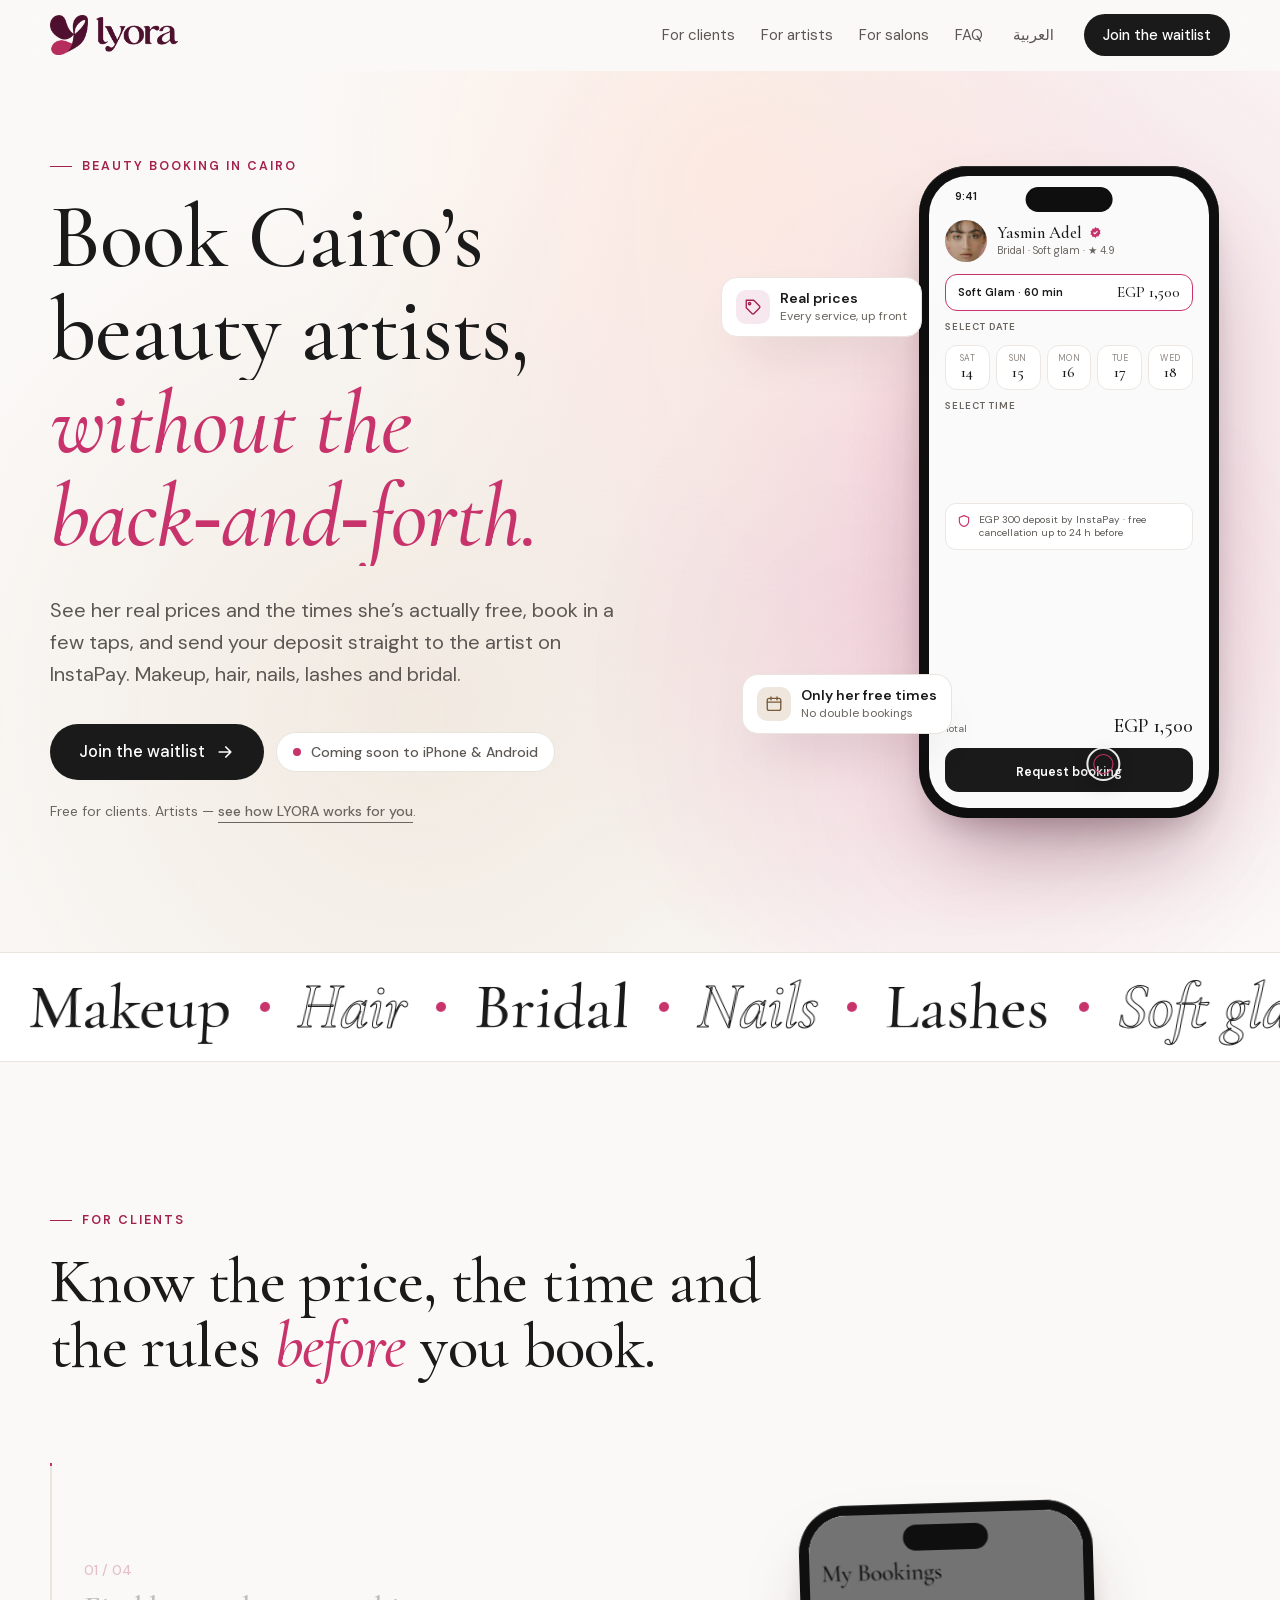
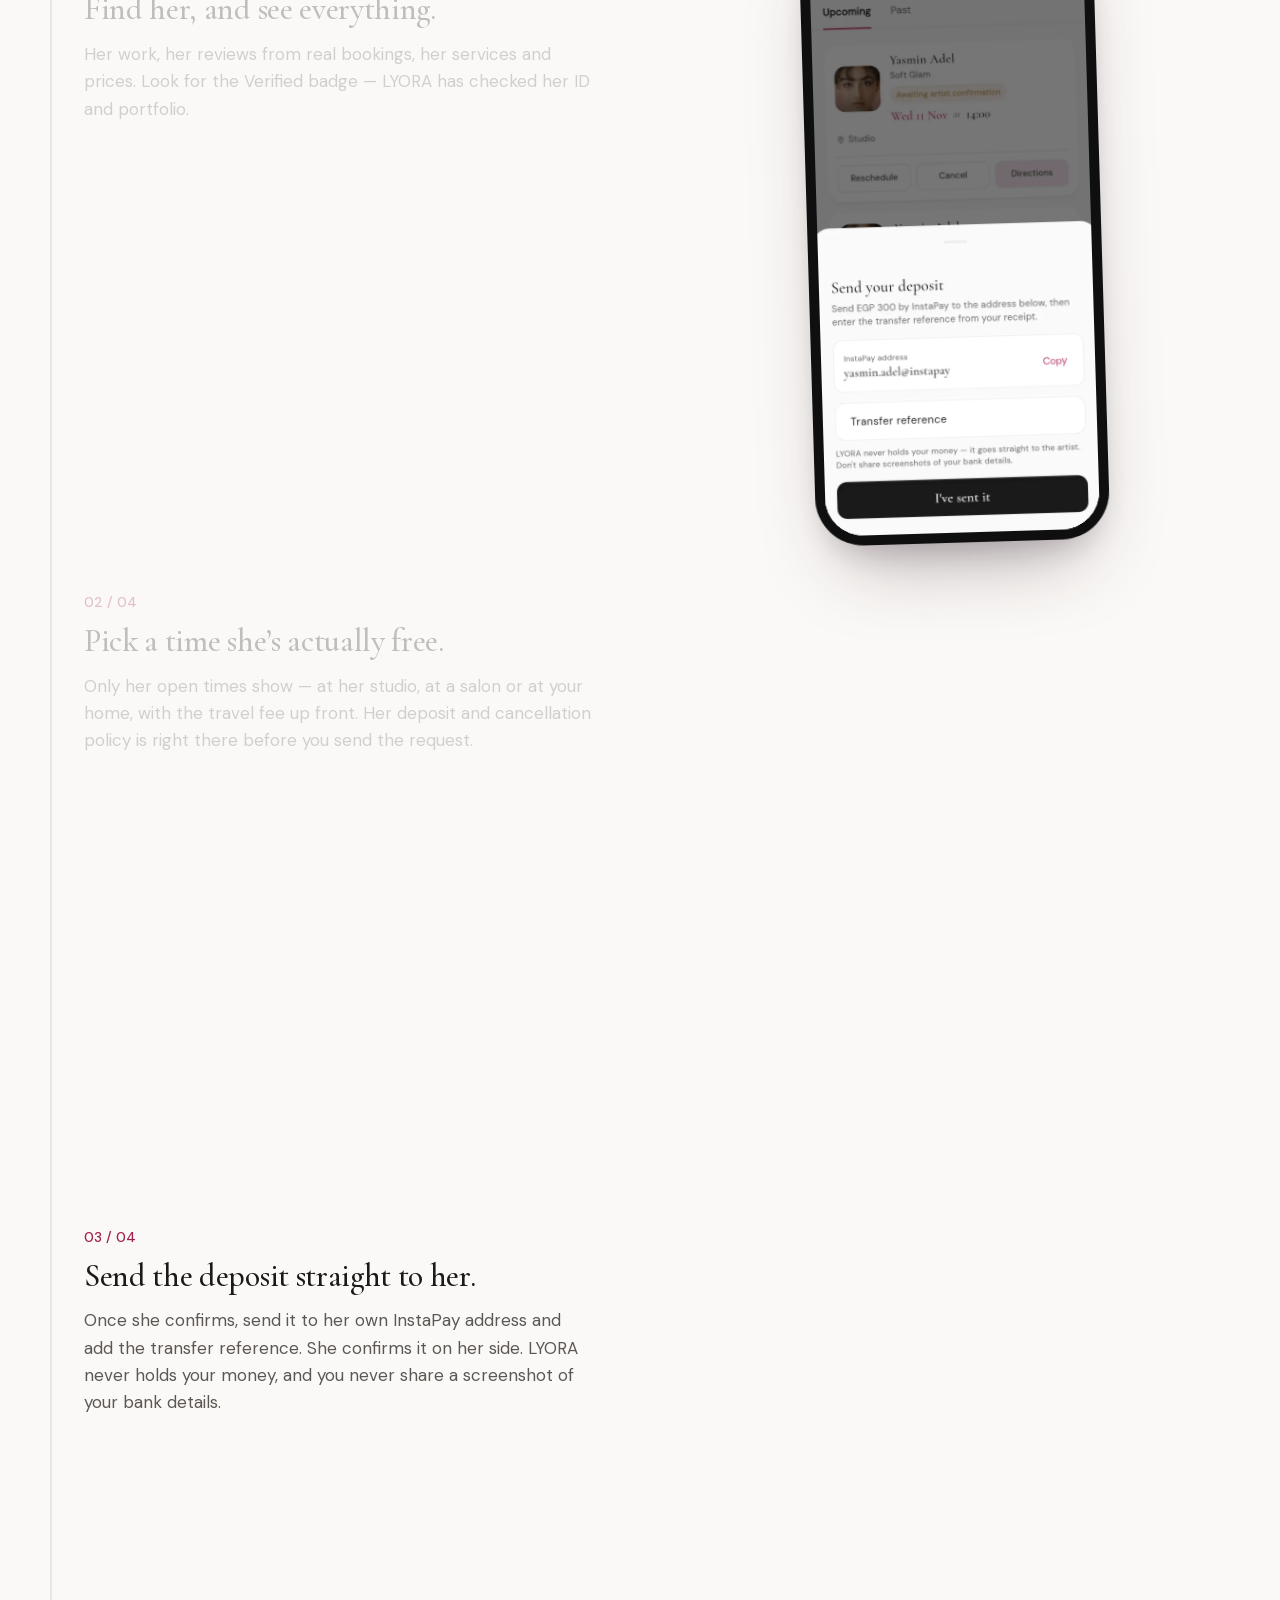
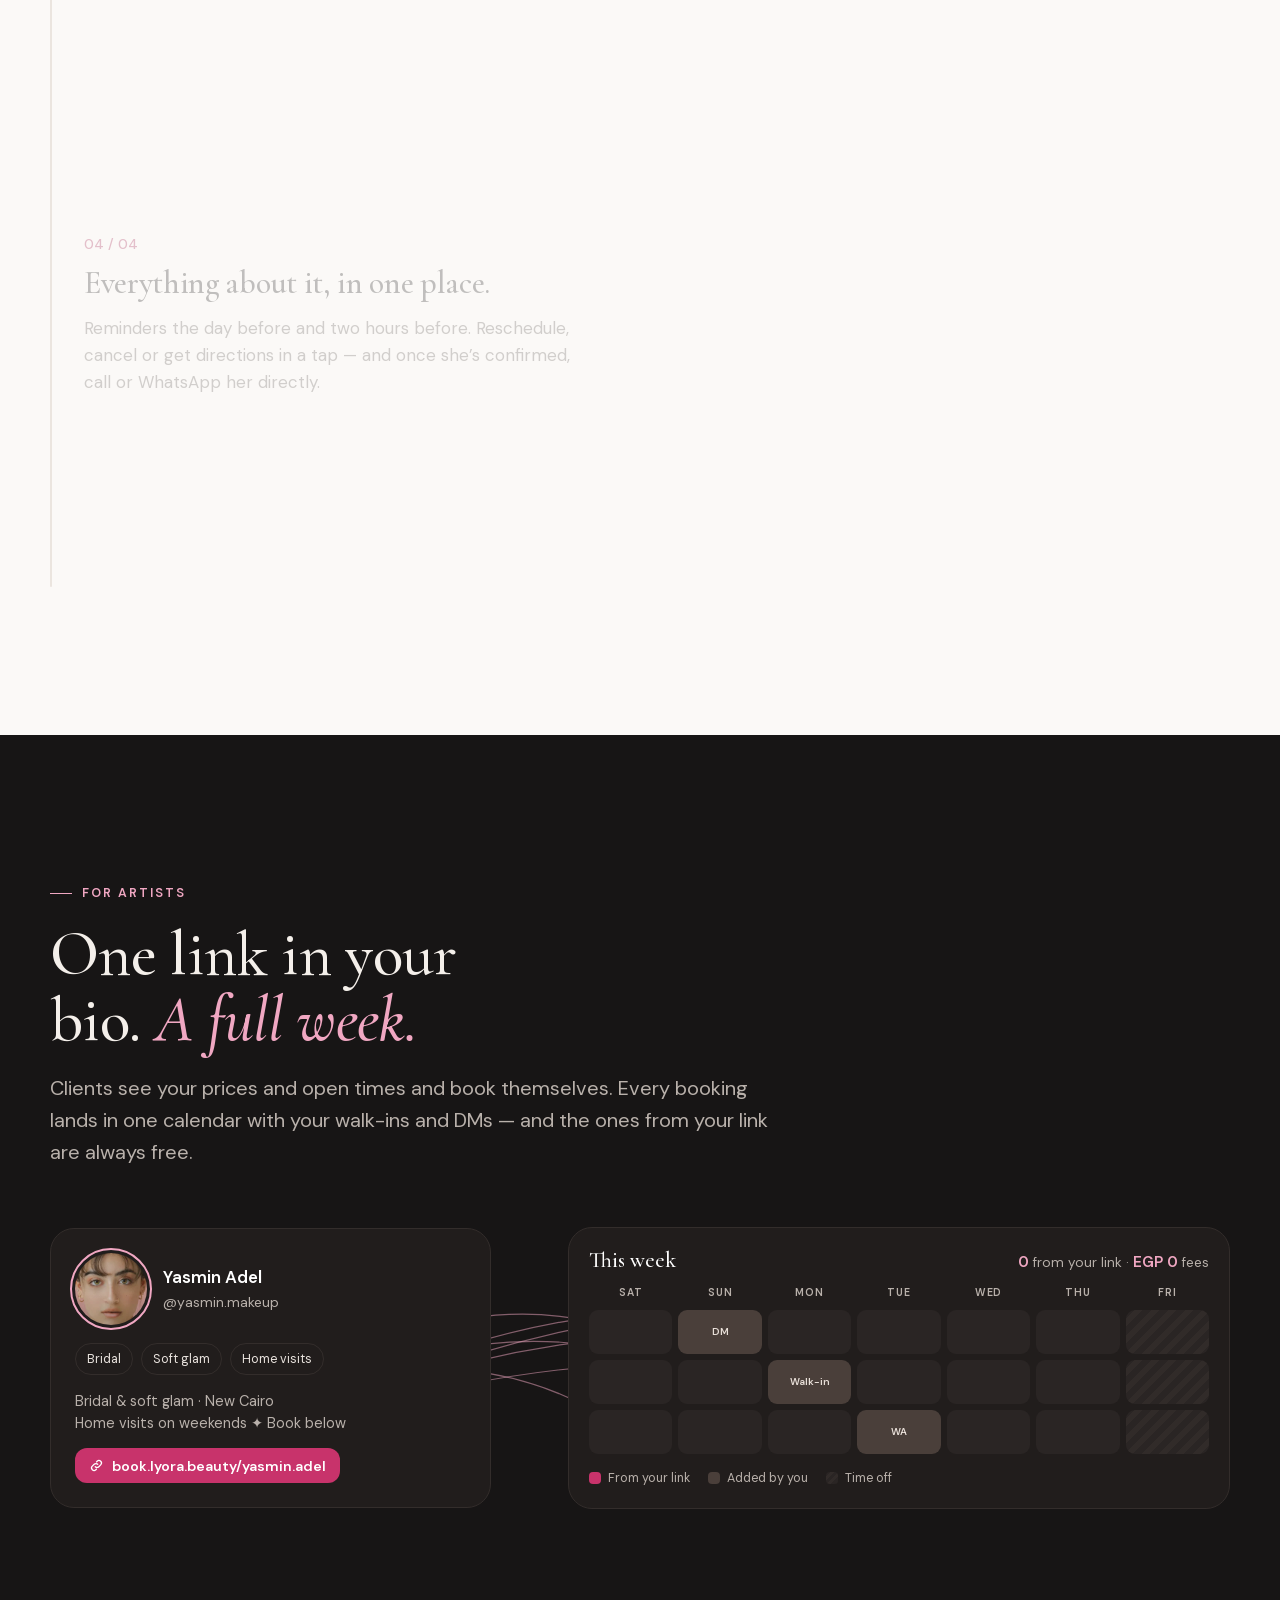
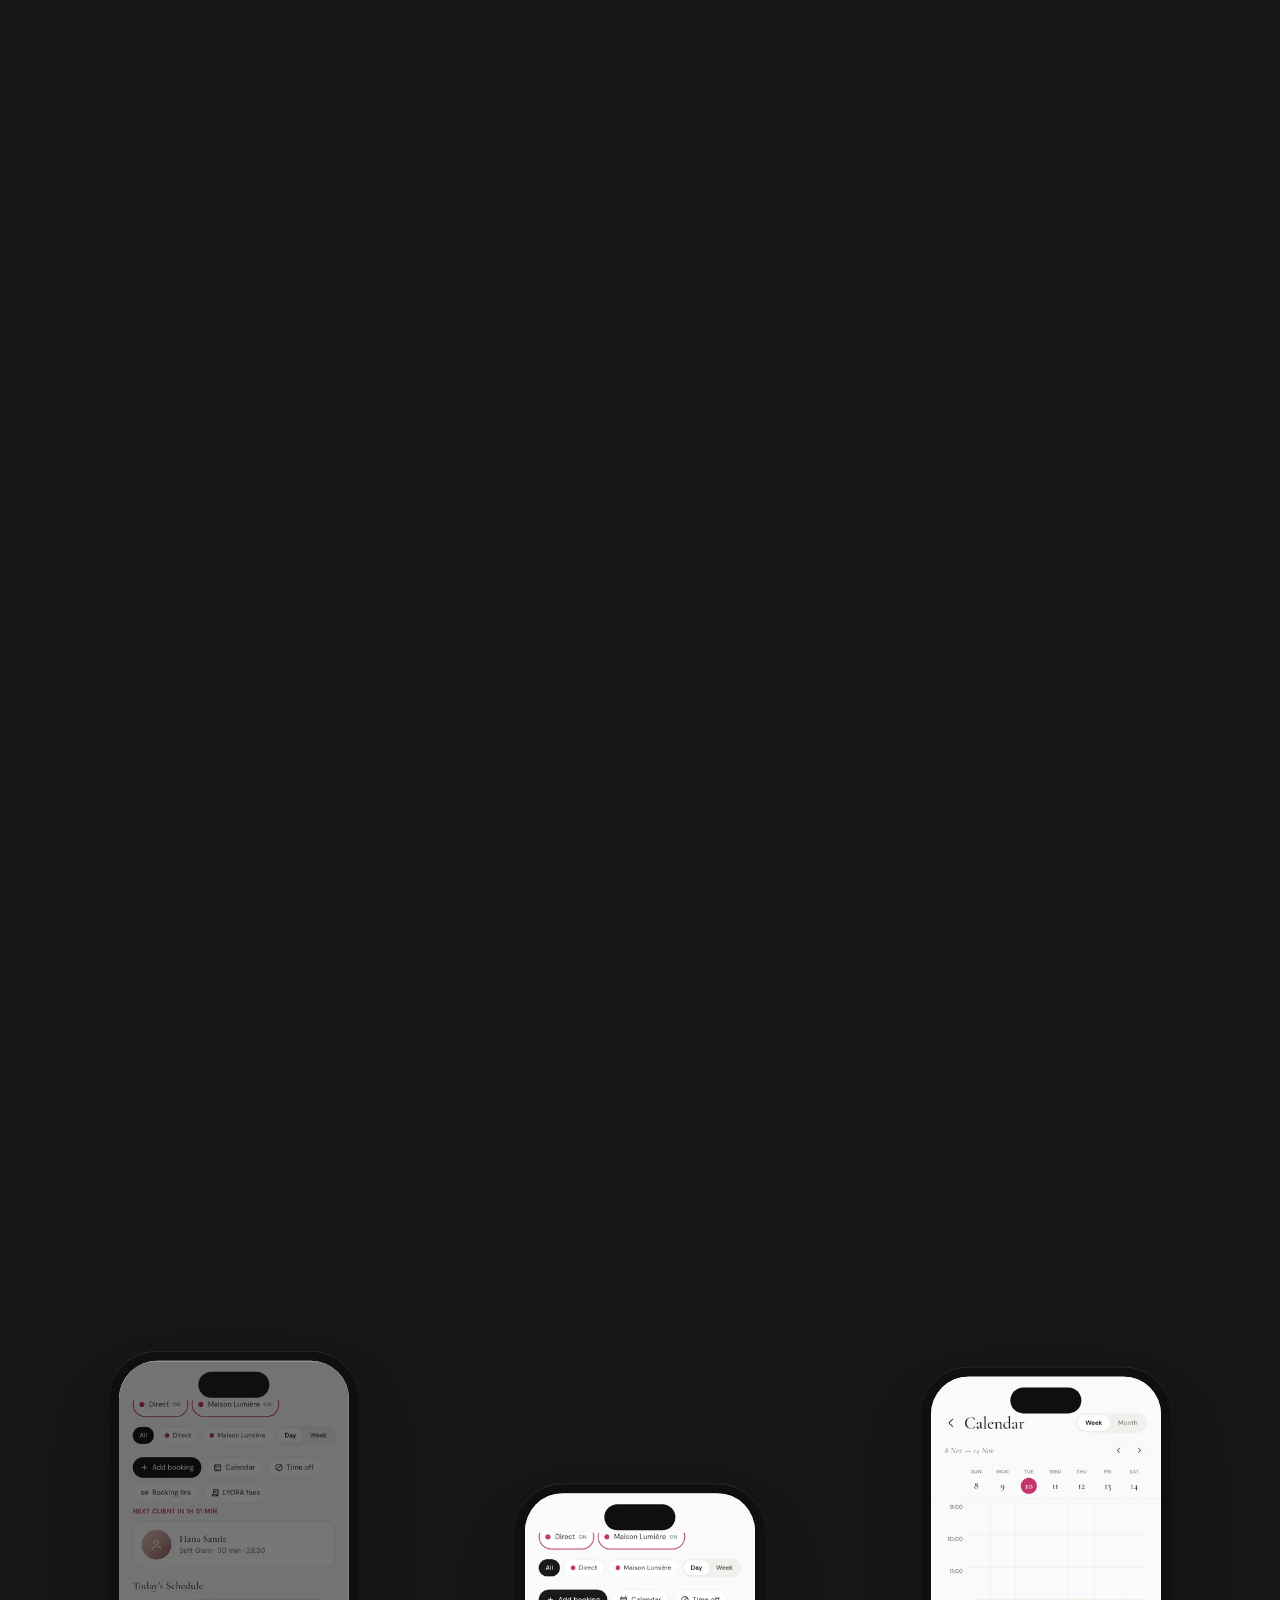
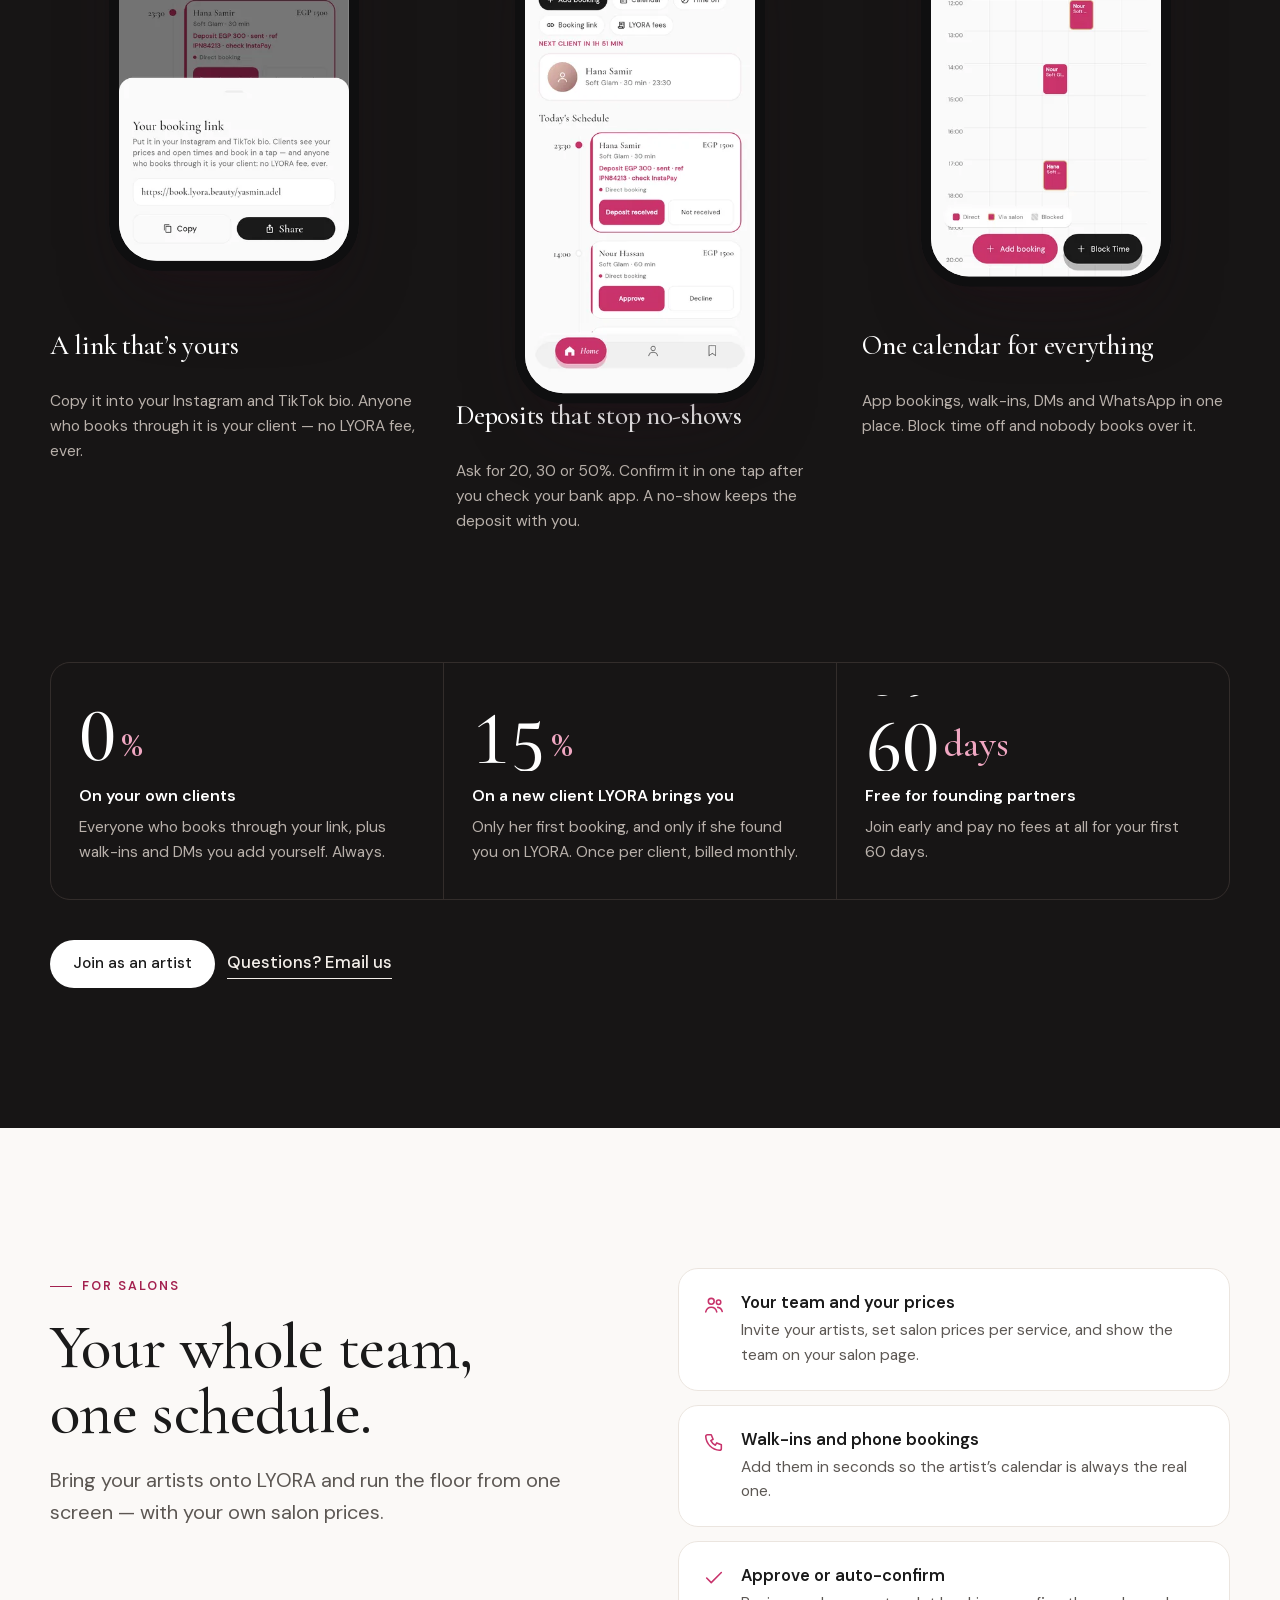
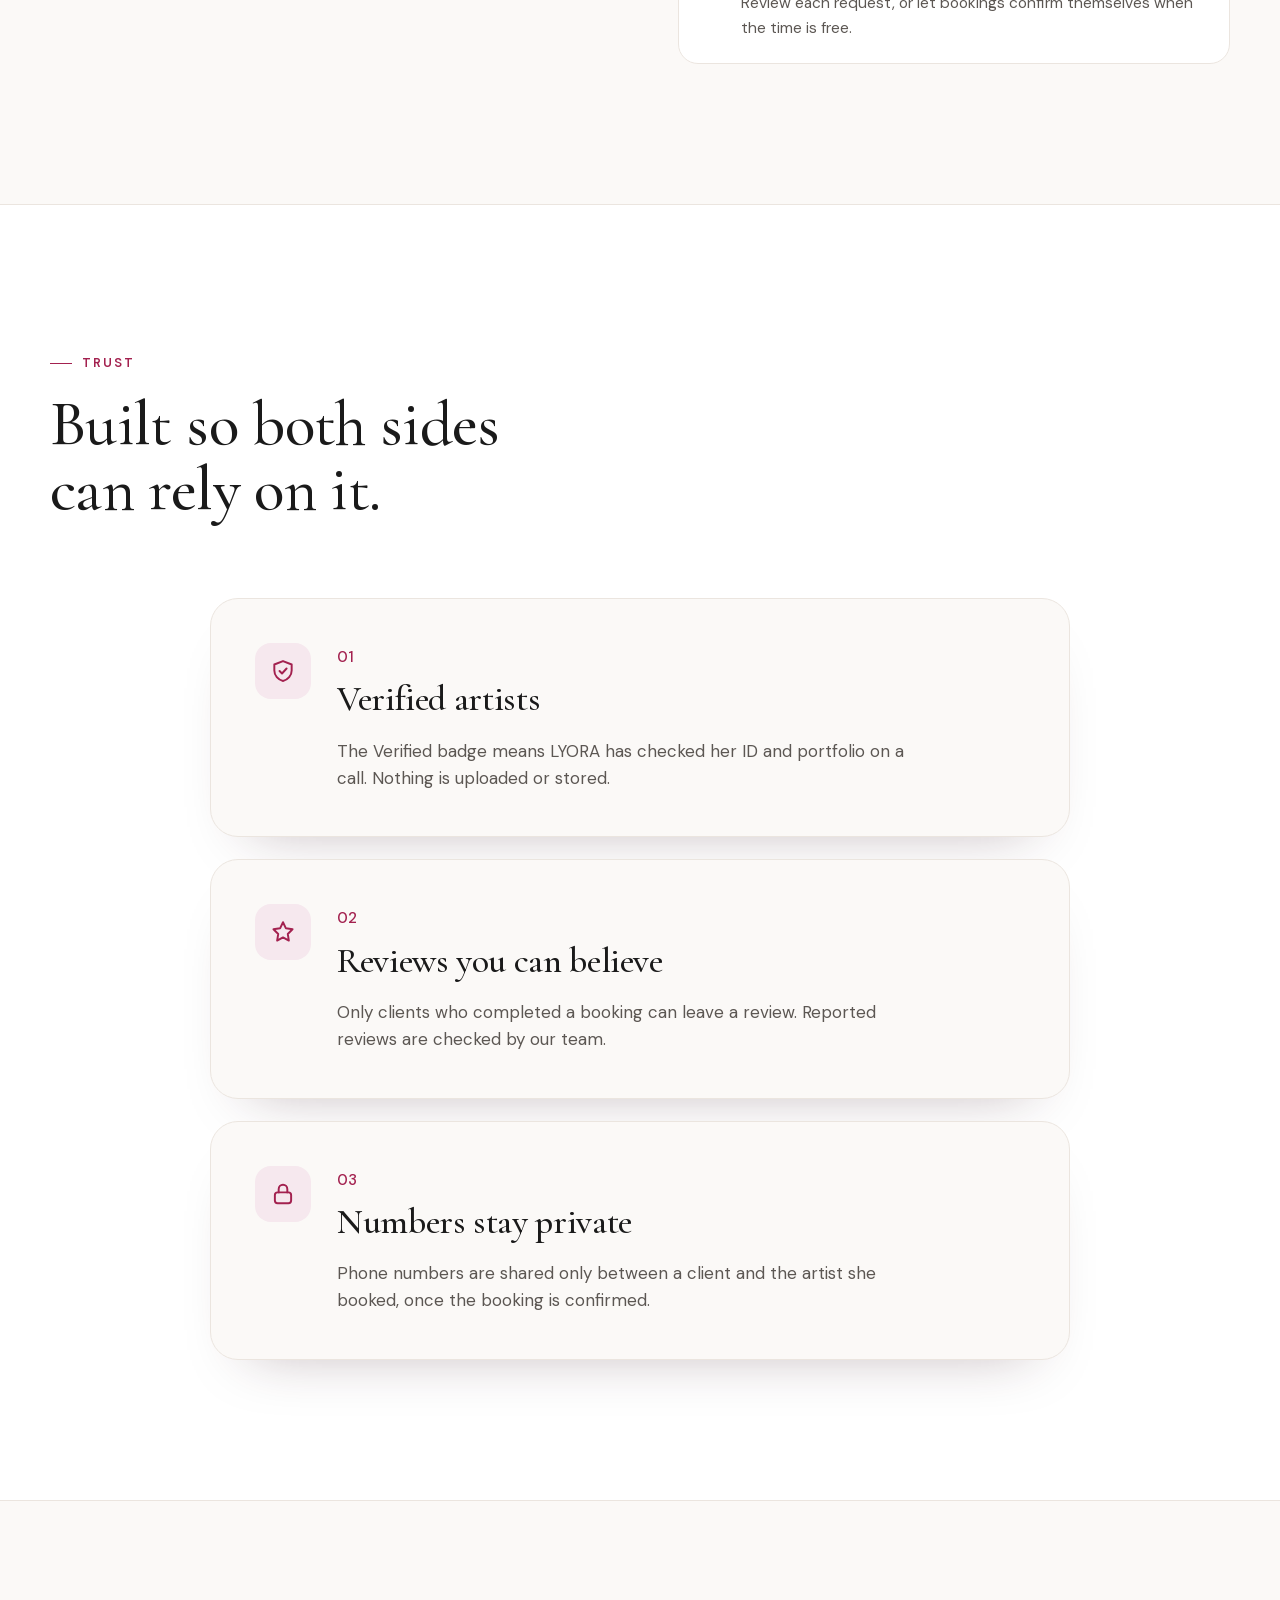
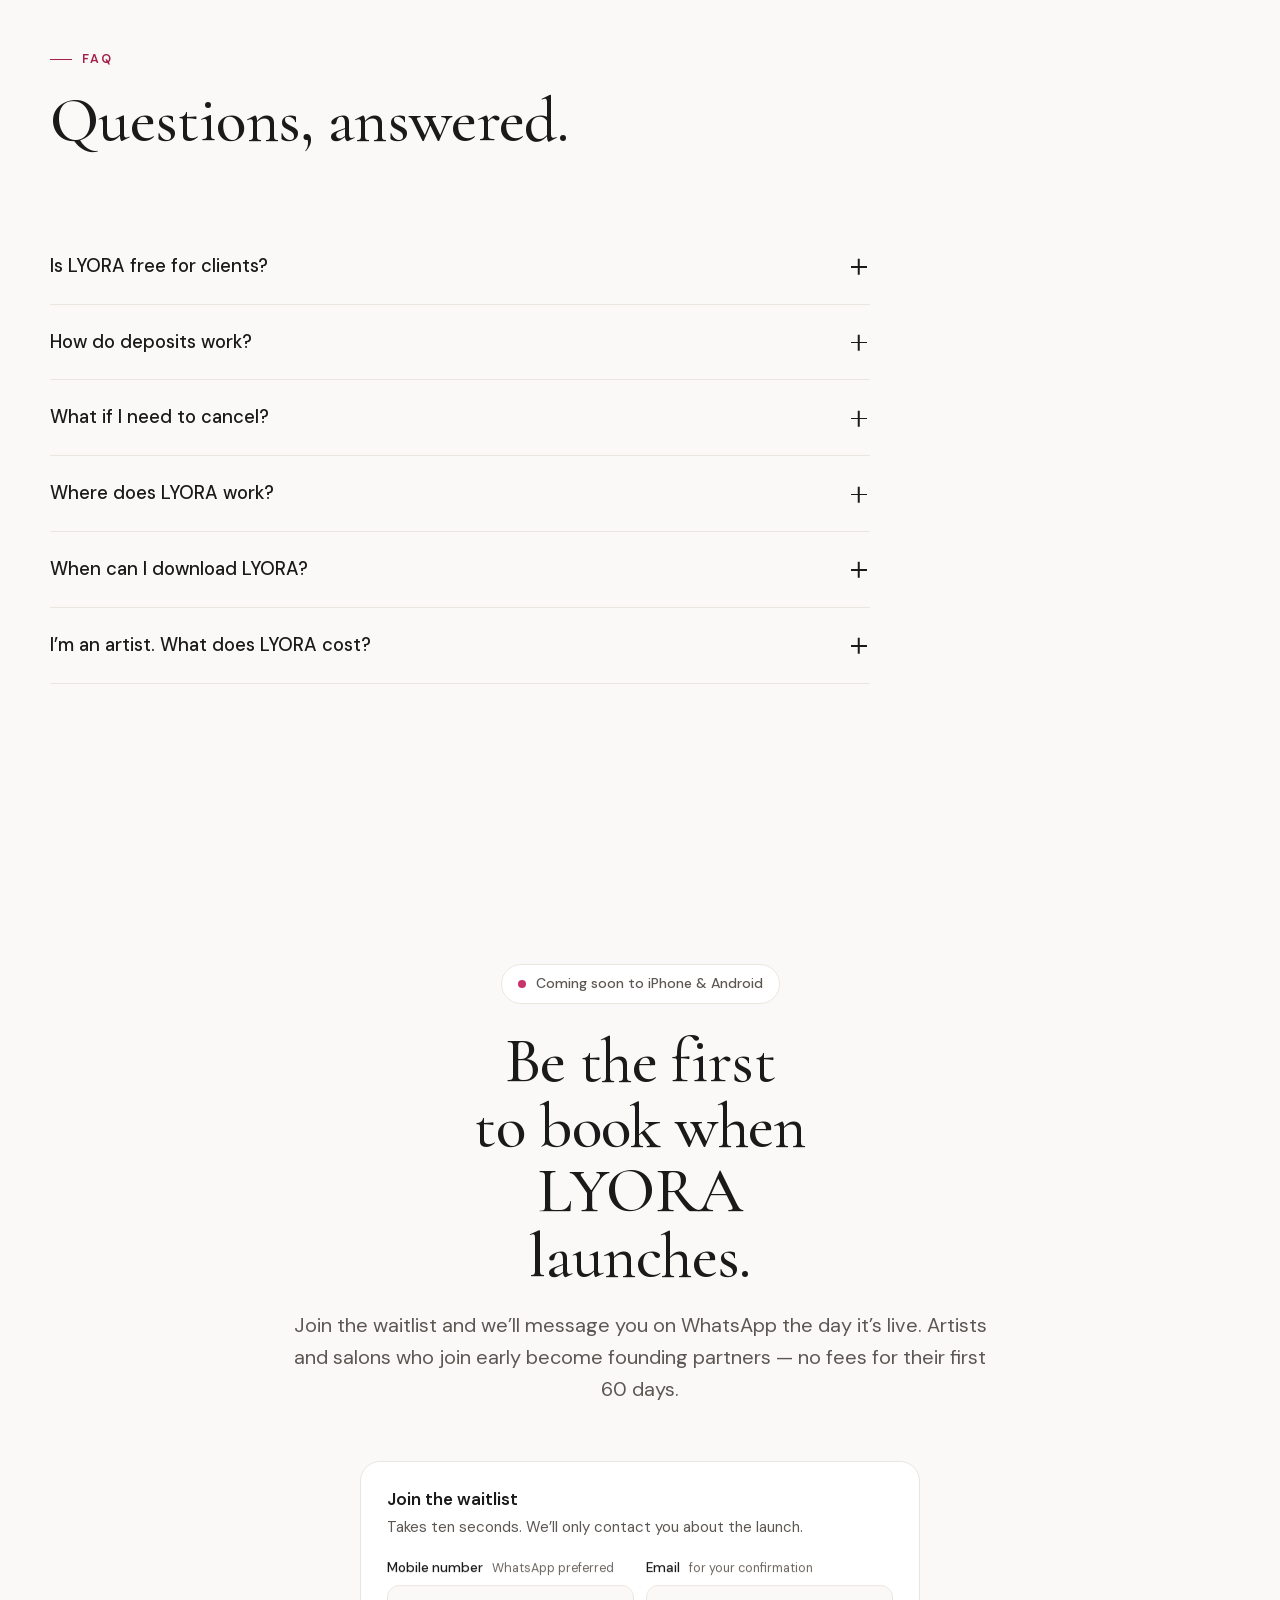
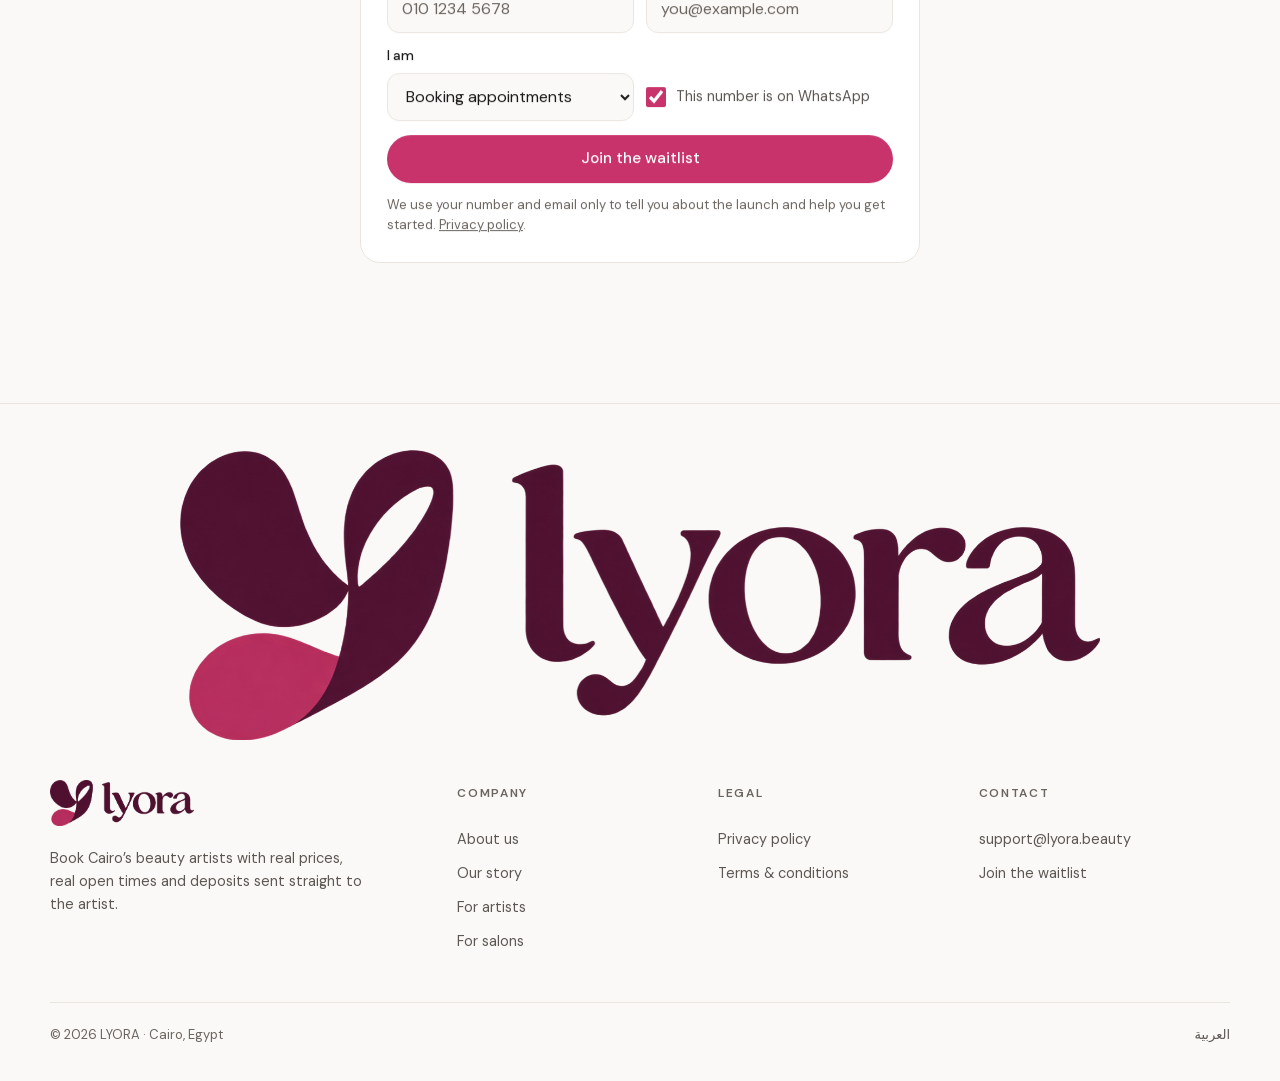
<file: en/index.html>
<!doctype html>
<html lang="en">
<head>
<meta charset="utf-8">
<title>LYORA</title>
<meta name="robots" content="noindex">
<link rel="canonical" href="https://lyora.beauty/">
<meta http-equiv="refresh" content="0; url=/">
<script>location.replace('/' + location.hash);</script>
</head>
<body><p>Moved to <a href="/">lyora.beauty/</a>.</p></body>
</html>
</file>
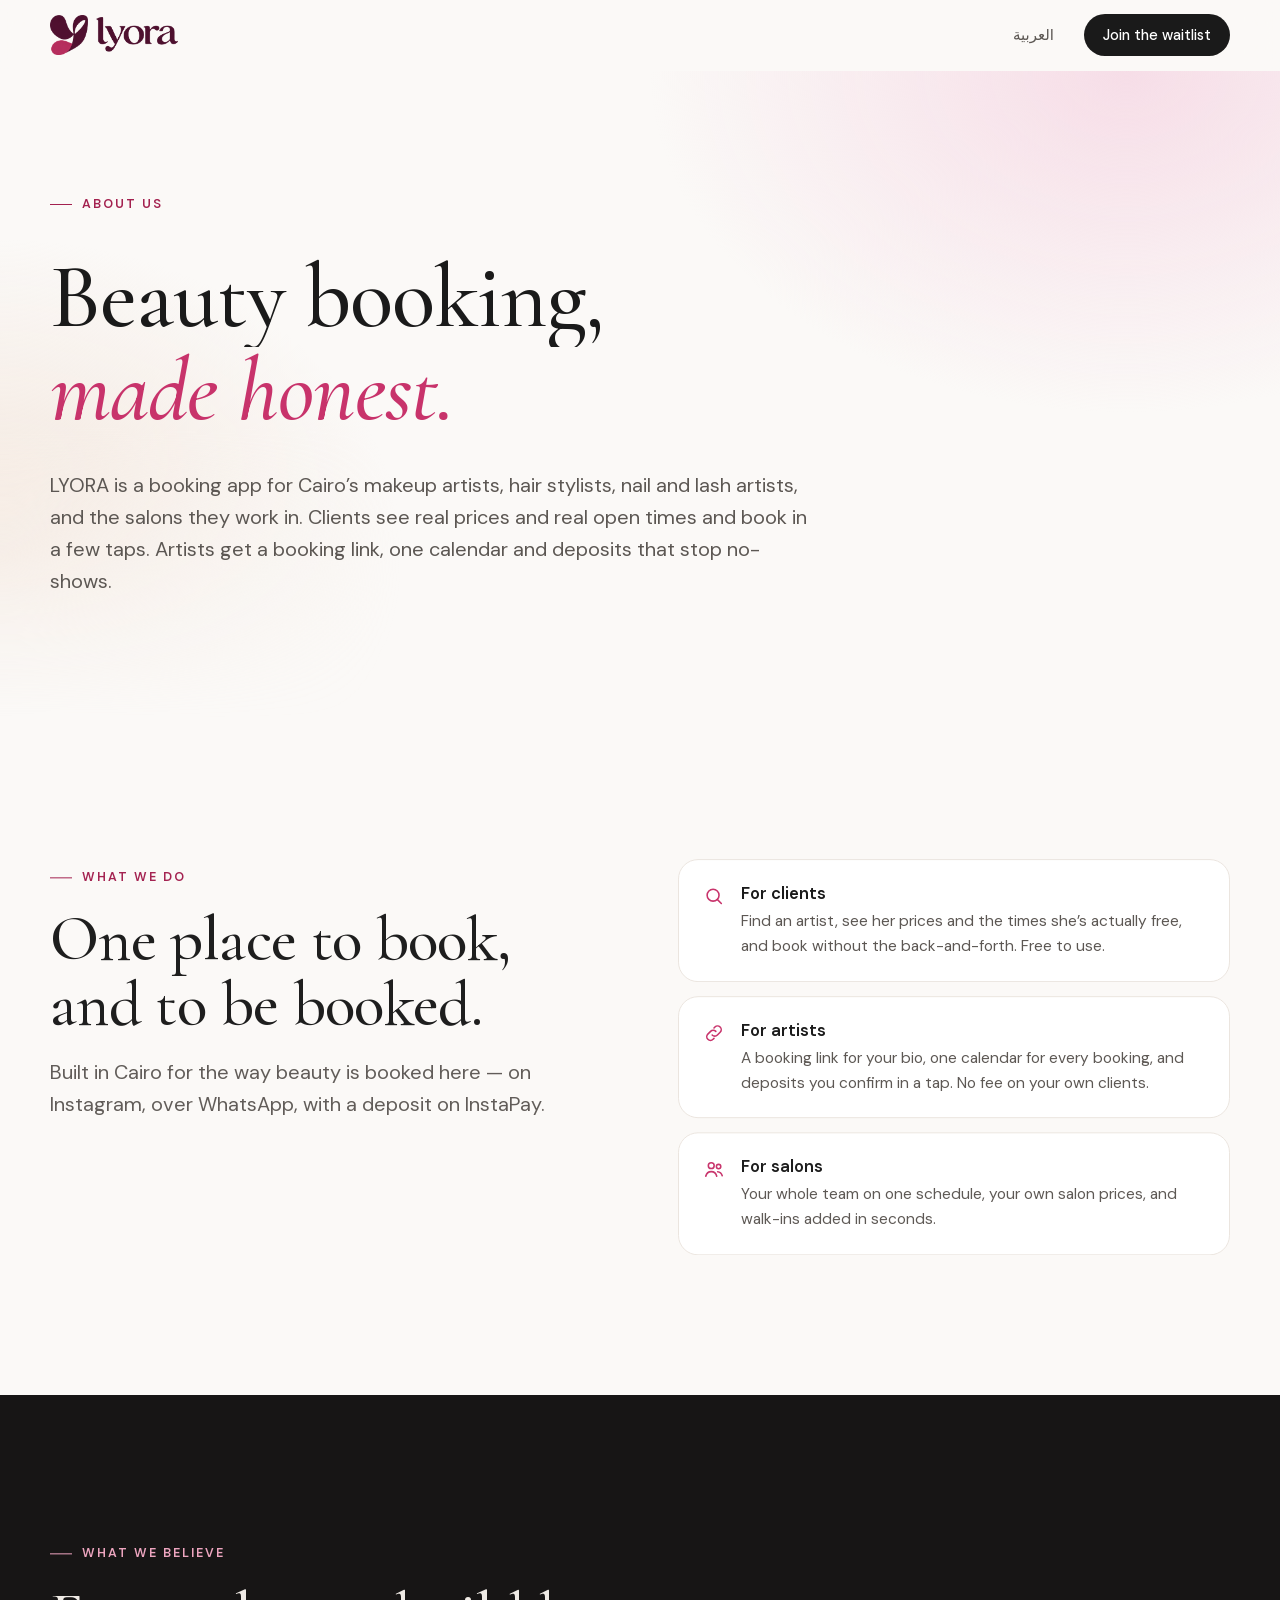
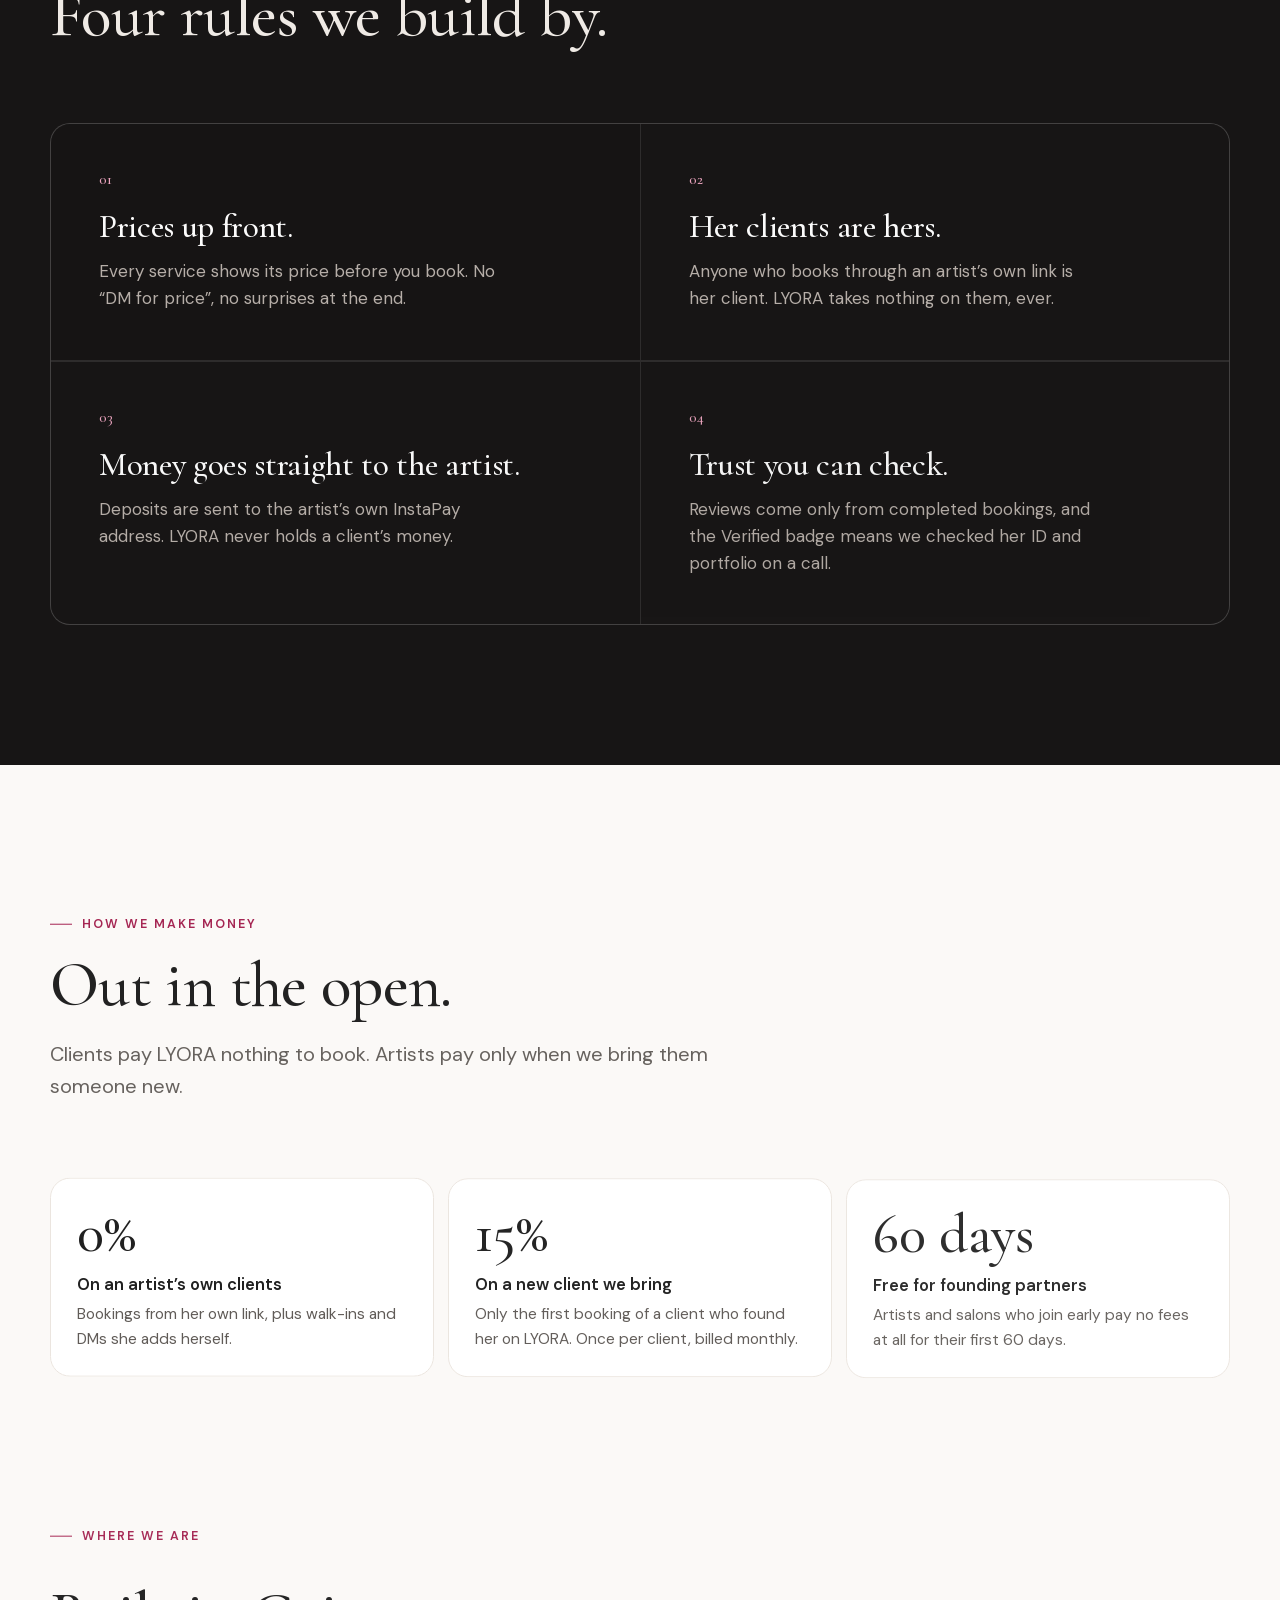
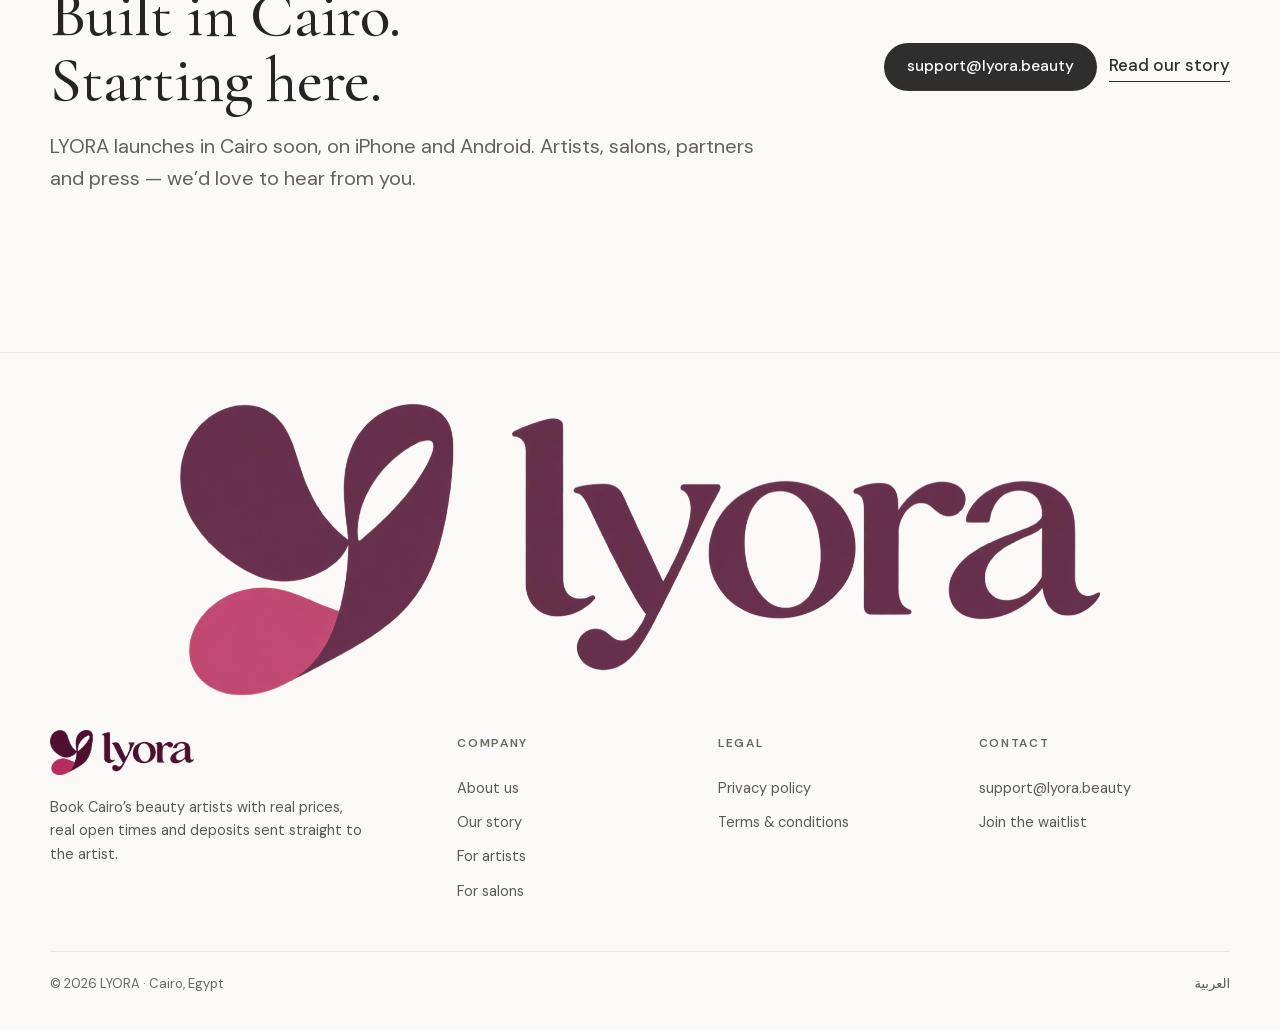
<file: about.html>
<!doctype html>
<html lang="en-EG" dir="ltr">
<head>
<meta charset="utf-8">
<meta name="viewport" content="width=device-width, initial-scale=1">
<title>About us | LYORA</title>
<meta name="description" content="LYORA is a beauty-booking app for Cairo’s artists and salons: real prices, real open times, and deposits sent straight to the artist.">
<link rel="canonical" href="https://lyora.beauty/about.html">
<link rel="alternate" hreflang="en-EG" href="https://lyora.beauty/about.html">
<link rel="alternate" hreflang="ar-EG" href="https://lyora.beauty/ar/about.html">
<meta name="theme-color" content="#fbf9f7">
<meta property="og:type" content="website">
<meta property="og:site_name" content="LYORA">
<meta property="og:title" content="About LYORA">
<meta property="og:description" content="Beauty booking in Cairo, made honest.">
<meta property="og:url" content="https://lyora.beauty/about.html">
<meta property="og:image" content="https://lyora.beauty/assets/og.jpg?v=fold-1">
<meta name="twitter:card" content="summary_large_image">
<link rel="icon" type="image/png" sizes="32x32" href="/assets/favicon-32.png?v=fold-1">
<link rel="apple-touch-icon" sizes="180x180" href="/assets/apple-touch-icon.png?v=fold-1">
<link rel="preload" href="/assets/fonts/CormorantGaramond-normal-400-latin.woff2" as="font" type="font/woff2" crossorigin>
<link rel="preload" href="/assets/fonts/DMSans-normal-400-latin.woff2" as="font" type="font/woff2" crossorigin>
<link rel="stylesheet" href="/assets/fonts.css">
<link rel="stylesheet" href="/assets/site.css?v=fold-1">
<script>(function(){var d=document.documentElement;try{if(matchMedia('(prefers-reduced-motion: reduce)').matches)return;d.classList.add('js-motion')}catch(e){}setTimeout(function(){if(!d.classList.contains('motion'))d.classList.remove('js-motion')},3500)})();</script>
</head>
<body>
<a class="skip" href="#main">Skip to content</a>
<header class="site-header">
  <div class="wrap nav">
    <a class="wordmark" href="/" aria-label="LYORA home"><img src="/assets/lyora-fold-horizontal.png" width="1693" height="534" alt="" decoding="async"></a>
    <a class="lang" href="/ar/about.html" lang="ar" hreflang="ar">العربية</a>
    <a class="btn btn-ink" href="/#waitlist">Join the waitlist</a>
  </div>
</header>

<main id="main">
  <section class="page-hero">
    <div class="wrap">
      <span class="eyebrow">About us</span>
      <h1 class="h1">
        <span class="line"><span>Beauty booking,</span></span>
        <span class="line"><span><em class="accent">made honest.</em></span></span>
      </h1>
      <p class="lede">LYORA is a booking app for Cairo’s makeup artists, hair stylists, nail and lash artists, and the salons they work in. Clients see real prices and real open times and book in a few taps. Artists get a booking link, one calendar and deposits that stop no-shows.</p>
    </div>
  </section>

  <section class="section">
    <div class="wrap split">
      <div data-reveal>
        <span class="eyebrow">What we do</span>
        <h2 class="h2">One place to book, and to be booked.</h2>
        <p class="lede" style="margin-top:20px">Built in Cairo for the way beauty is booked here — on Instagram, over WhatsApp, with a deposit on InstaPay.</p>
      </div>
      <div class="cards" data-stagger>
        <div class="card">
          <svg viewBox="0 0 24 24" fill="none" stroke="currentColor" stroke-width="1.7" stroke-linecap="round" stroke-linejoin="round" aria-hidden="true"><circle cx="11" cy="11" r="6.5"/><path d="m20 20-4.2-4.2"/></svg>
          <div><h3>For clients</h3><p>Find an artist, see her prices and the times she’s actually free, and book without the back-and-forth. Free to use.</p></div>
        </div>
        <div class="card">
          <svg viewBox="0 0 24 24" fill="none" stroke="currentColor" stroke-width="1.7" stroke-linecap="round" stroke-linejoin="round" aria-hidden="true"><path d="M10 14a4 4 0 0 0 5.7 0l3-3a4 4 0 0 0-5.7-5.7l-1 1"/><path d="M14 10a4 4 0 0 0-5.7 0l-3 3a4 4 0 0 0 5.7 5.7l1-1"/></svg>
          <div><h3>For artists</h3><p>A booking link for your bio, one calendar for every booking, and deposits you confirm in a tap. No fee on your own clients.</p></div>
        </div>
        <div class="card">
          <svg viewBox="0 0 24 24" fill="none" stroke="currentColor" stroke-width="1.7" stroke-linecap="round" stroke-linejoin="round" aria-hidden="true"><circle cx="9" cy="8" r="3.2"/><path d="M3 19.5c.8-3.2 3.2-5 6-5s5.2 1.8 6 5"/><circle cx="17" cy="9" r="2.4"/><path d="M16 14.6c2.4.2 4.2 1.8 5 4.4"/></svg>
          <div><h3>For salons</h3><p>Your whole team on one schedule, your own salon prices, and walk-ins added in seconds.</p></div>
        </div>
      </div>
    </div>
  </section>

  <section class="section dark" aria-labelledby="believe-title">
    <div class="wrap">
      <div class="section-head" data-reveal>
        <span class="eyebrow">What we believe</span>
        <h2 class="h2" id="believe-title">Four rules we build by.</h2>
      </div>
      <div class="principles" data-stagger>
        <article class="principle">
          <span class="num">01</span>
          <h3>Prices up front.</h3>
          <p>Every service shows its price before you book. No “DM for price”, no surprises at the end.</p>
        </article>
        <article class="principle">
          <span class="num">02</span>
          <h3>Her clients are hers.</h3>
          <p>Anyone who books through an artist’s own link is her client. LYORA takes nothing on them, ever.</p>
        </article>
        <article class="principle">
          <span class="num">03</span>
          <h3>Money goes straight to the artist.</h3>
          <p>Deposits are sent to the artist’s own InstaPay address. LYORA never holds a client’s money.</p>
        </article>
        <article class="principle">
          <span class="num">04</span>
          <h3>Trust you can check.</h3>
          <p>Reviews come only from completed bookings, and the Verified badge means we checked her ID and portfolio on a call.</p>
        </article>
      </div>
    </div>
  </section>

  <section class="section" aria-labelledby="money-title">
    <div class="wrap">
      <div class="section-head" data-reveal>
        <span class="eyebrow">How we make money</span>
        <h2 class="h2" id="money-title">Out in the open.</h2>
        <p class="lede">Clients pay LYORA nothing to book. Artists pay only when we bring them someone new.</p>
      </div>
      <div class="money" data-stagger>
        <div><b>0%</b><h3>On an artist’s own clients</h3><p>Bookings from her own link, plus walk-ins and DMs she adds herself.</p></div>
        <div><b>15%</b><h3>On a new client we bring</h3><p>Only the first booking of a client who found her on LYORA. Once per client, billed monthly.</p></div>
        <div><b>60 days</b><h3>Free for founding partners</h3><p>Artists and salons who join early pay no fees at all for their first 60 days.</p></div>
      </div>
    </div>
  </section>

  <section class="section" style="padding-top:0">
    <div class="wrap contact-band" data-reveal>
      <div>
        <span class="eyebrow">Where we are</span>
        <h2 class="h2" style="margin-top:18px">Built in Cairo. Starting here.</h2>
        <p class="lede" style="margin-top:18px">LYORA launches in Cairo soon, on iPhone and Android. Artists, salons, partners and press — we’d love to hear from you.</p>
      </div>
      <div class="cta-row">
        <a class="btn btn-ink magnetic" href="mailto:support@lyora.beauty?subject=Hello%20LYORA">support@lyora.beauty</a>
        <a class="link-arrow" href="/story.html">Read our story</a>
      </div>
    </div>
  </section>
</main>

<footer class="site-footer">
  <div class="wrap">
    <div class="giant" aria-hidden="true"><img class="giant-logo" src="/assets/lyora-fold-horizontal.png" width="1693" height="534" alt="" loading="lazy"></div>
    <div class="foot-grid">
      <div class="foot-brand">
        <a class="wordmark" href="/" aria-label="LYORA home"><img src="/assets/lyora-fold-horizontal.png" width="1693" height="534" alt="" decoding="async"></a>
        <p>Book Cairo’s beauty artists with real prices, real open times and deposits sent straight to the artist.</p>
        <ul class="social" hidden aria-label="LYORA on social media">
          <li><a href="#" data-net="instagram" target="_blank" rel="noopener" aria-label="LYORA on Instagram"><svg viewBox="0 0 24 24" fill="none" stroke="currentColor" stroke-width="1.8" aria-hidden="true"><rect x="3" y="3" width="18" height="18" rx="5.2"/><circle cx="12" cy="12" r="4.1"/><circle cx="17.4" cy="6.6" r="1.1" fill="currentColor" stroke="none"/></svg></a></li>
          <li><a href="#" data-net="facebook" target="_blank" rel="noopener" aria-label="LYORA on Facebook"><svg viewBox="0 0 24 24" fill="currentColor" aria-hidden="true"><path d="M13.6 21v-7.6h2.6l.4-3h-3V8.5c0-.9.3-1.5 1.6-1.5h1.6V4.3c-.3 0-1.2-.1-2.3-.1-2.3 0-3.9 1.4-3.9 4v2.2H8v3h2.6V21h3z"/></svg></a></li>
          <li><a href="#" data-net="tiktok" target="_blank" rel="noopener" aria-label="LYORA on TikTok"><svg viewBox="0 0 24 24" fill="currentColor" aria-hidden="true"><path d="M16.7 3c.3 2.3 1.6 3.8 3.9 4v3.1c-1.4.1-2.7-.3-3.9-1.1v6c0 3.3-2.4 5.9-5.7 5.9-3.2 0-5.6-2.6-5.3-5.8.3-2.9 2.9-5 6-4.7v3.2c-1.5-.3-2.9.6-3 1.9-.1 1.4 1 2.4 2.3 2.4 1.4 0 2.4-1 2.4-2.7V3h3.3z"/></svg></a></li>
        </ul>
      </div>
      <nav class="foot-col" aria-label="Company">
        <p class="foot-h">Company</p>
        <a href="/about.html">About us</a>
        <a href="/story.html">Our story</a>
        <a href="/#artists">For artists</a>
        <a href="/#salons">For salons</a>
      </nav>
      <nav class="foot-col" aria-label="Legal">
        <p class="foot-h">Legal</p>
        <a href="/privacy.html">Privacy policy</a>
        <a href="/terms.html">Terms &amp; conditions</a>
      </nav>
      <div class="foot-col">
        <p class="foot-h">Contact</p>
        <a href="mailto:support@lyora.beauty">support@lyora.beauty</a>
        <a href="/#waitlist">Join the waitlist</a>
      </div>
    </div>
    <div class="foot-bottom">
      <span>© 2026 LYORA · Cairo, Egypt</span>
      <a href="/ar/about.html" lang="ar" hreflang="ar">العربية</a>
    </div>
  </div>
</footer>
<a class="wa-fab" href="https://wa.me/201027909082?text=Hi%20LYORA%2C%20I%20have%20a%20question." target="_blank" rel="noopener" aria-label="Chat with LYORA on WhatsApp"><span class="wa-ic"><svg viewBox="0 0 24 24" fill="none" stroke="currentColor" stroke-width="1.7" stroke-linecap="round" stroke-linejoin="round" aria-hidden="true"><path d="M3.6 20.4l1.2-4.3A8.6 8.6 0 1 1 8 19.3z"/><path d="M9 8.6c.2-.5.5-.6.8-.6h.5c.2 0 .4.1.5.4l.7 1.6c.1.2 0 .5-.1.7l-.5.6c.6 1.2 1.6 2.2 2.8 2.8l.6-.5c.2-.2.5-.2.7-.1l1.6.7c.3.1.4.3.4.5v.5c0 .3-.1.6-.6.8-.6.3-1.5.4-2.7-.1a9.3 9.3 0 0 1-4.6-4.6c-.5-1.2-.4-2.1-.1-2.7z" fill="currentColor" stroke="none"/></svg></span><span class="wa-label">Chat with us</span></a>
<div class="dock"><a class="btn btn-ink dock-cta" href="/#waitlist">Join the waitlist</a><a class="dock-wa" href="https://wa.me/201027909082?text=Hi%20LYORA%2C%20I%20have%20a%20question." target="_blank" rel="noopener" aria-label="Chat with LYORA on WhatsApp"><svg viewBox="0 0 24 24" fill="none" stroke="currentColor" stroke-width="1.7" stroke-linecap="round" stroke-linejoin="round" aria-hidden="true"><path d="M3.6 20.4l1.2-4.3A8.6 8.6 0 1 1 8 19.3z"/><path d="M9 8.6c.2-.5.5-.6.8-.6h.5c.2 0 .4.1.5.4l.7 1.6c.1.2 0 .5-.1.7l-.5.6c.6 1.2 1.6 2.2 2.8 2.8l.6-.5c.2-.2.5-.2.7-.1l1.6.7c.3.1.4.3.4.5v.5c0 .3-.1.6-.6.8-.6.3-1.5.4-2.7-.1a9.3 9.3 0 0 1-4.6-4.6c-.5-1.2-.4-2.1-.1-2.7z" fill="currentColor" stroke="none"/></svg></a></div>

<script src="/assets/vendor/gsap.min.js" defer></script>
<script src="/assets/vendor/ScrollTrigger.min.js" defer></script>
<script src="/assets/vendor/lenis.min.js" defer></script>
<script src="/assets/motion.js?v=fold-1" defer></script>
</body>
</html>
</file>
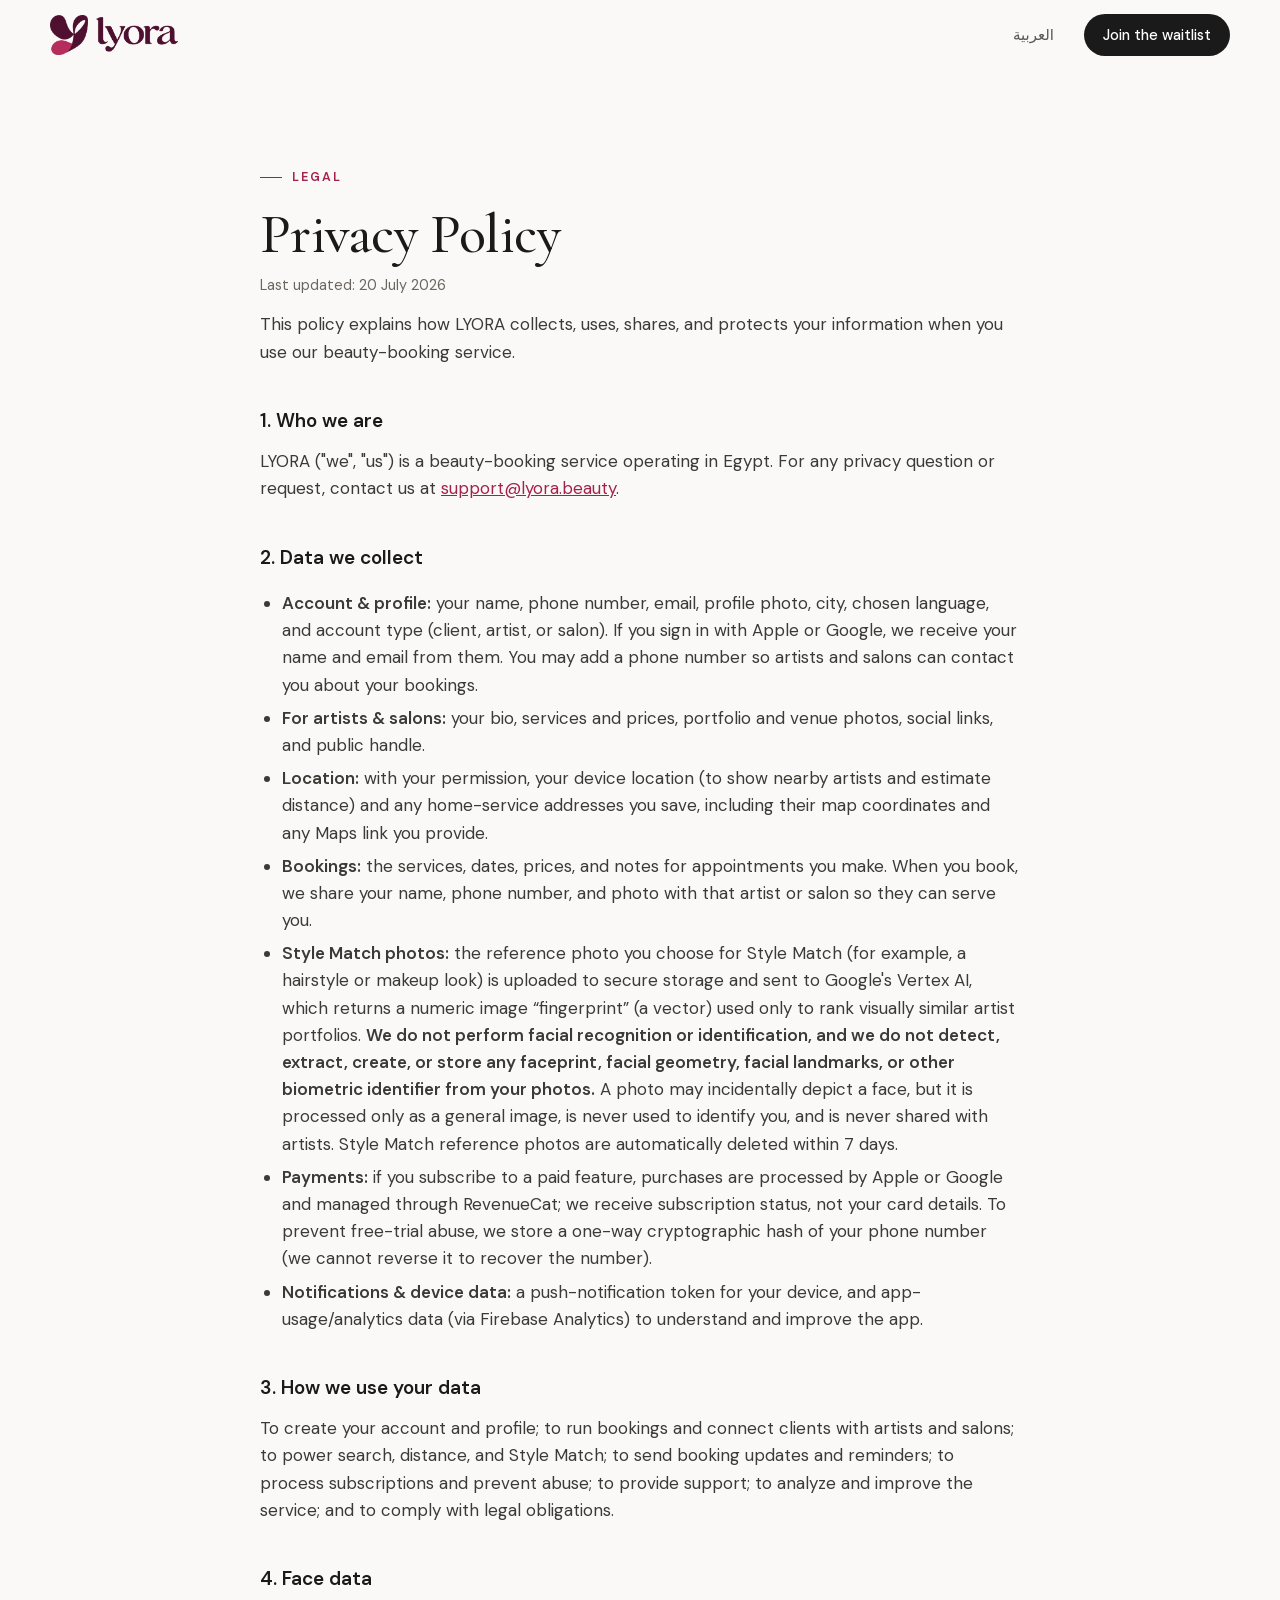
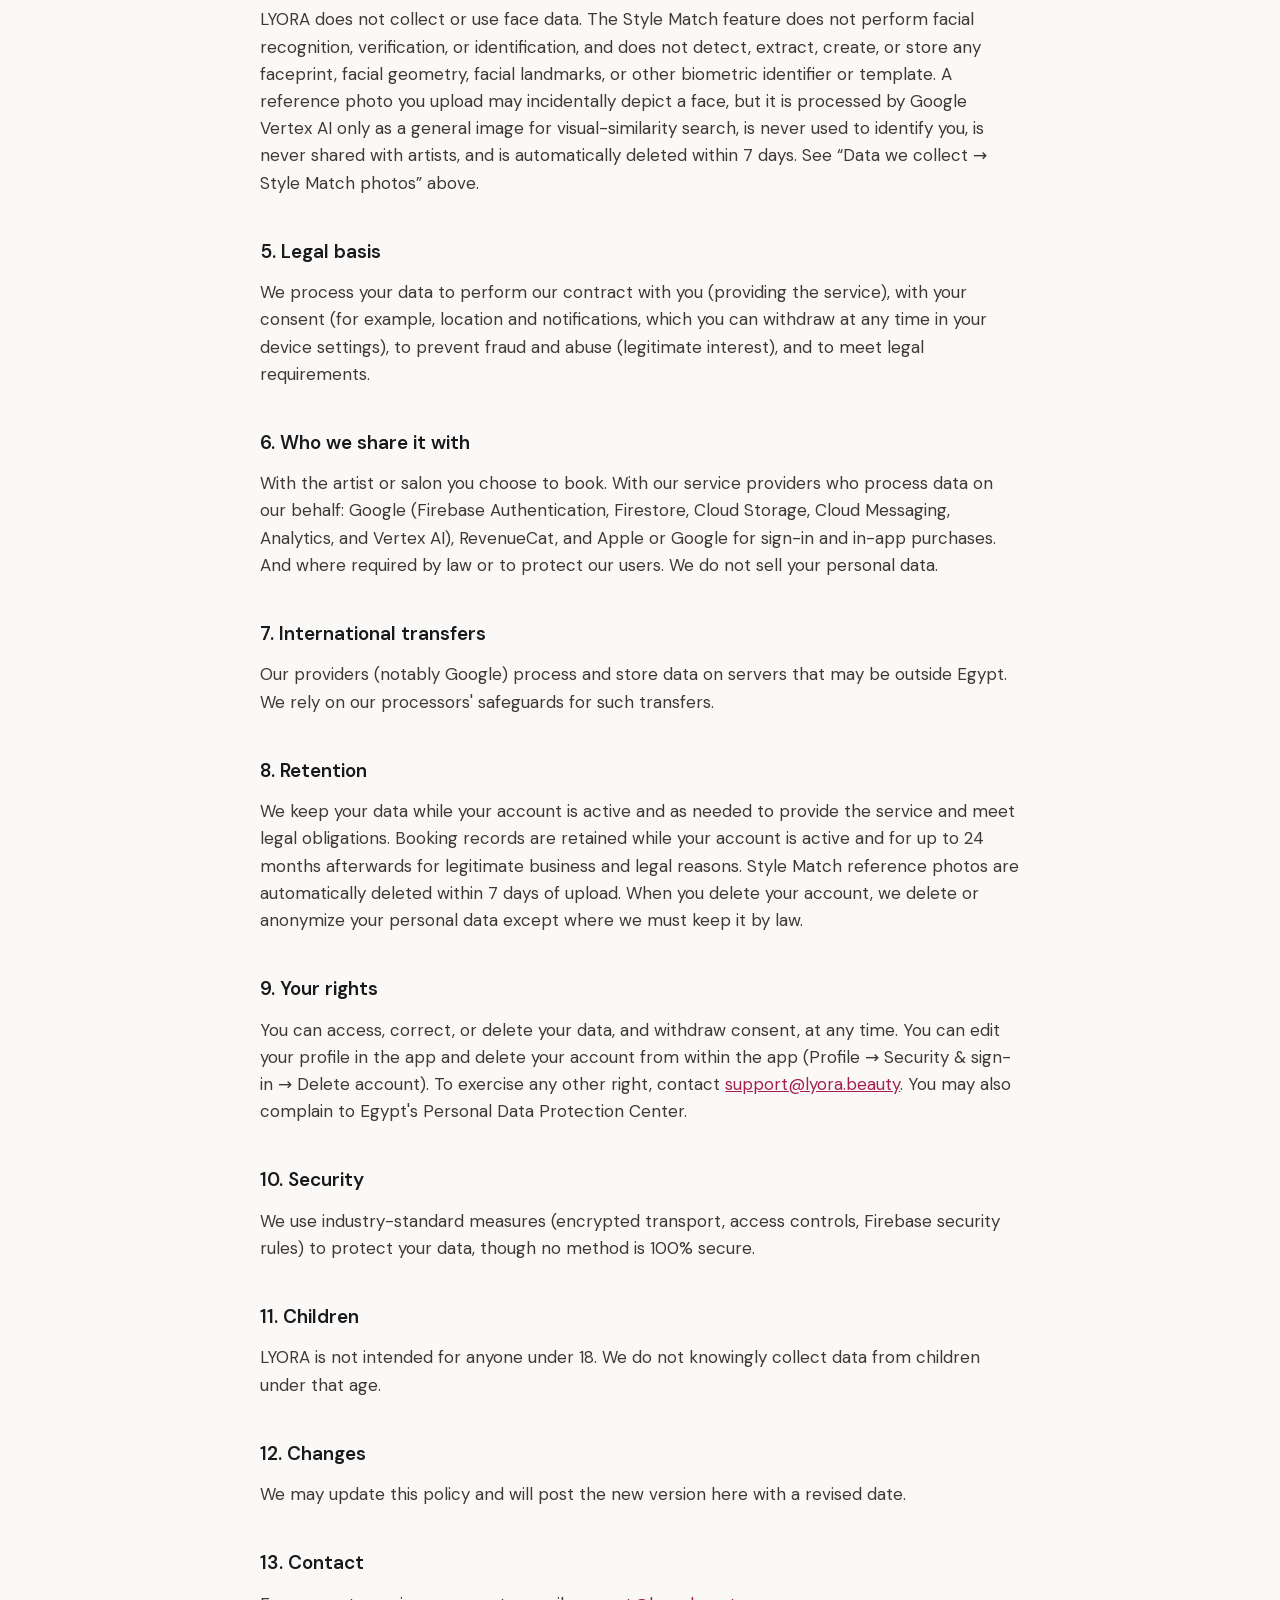
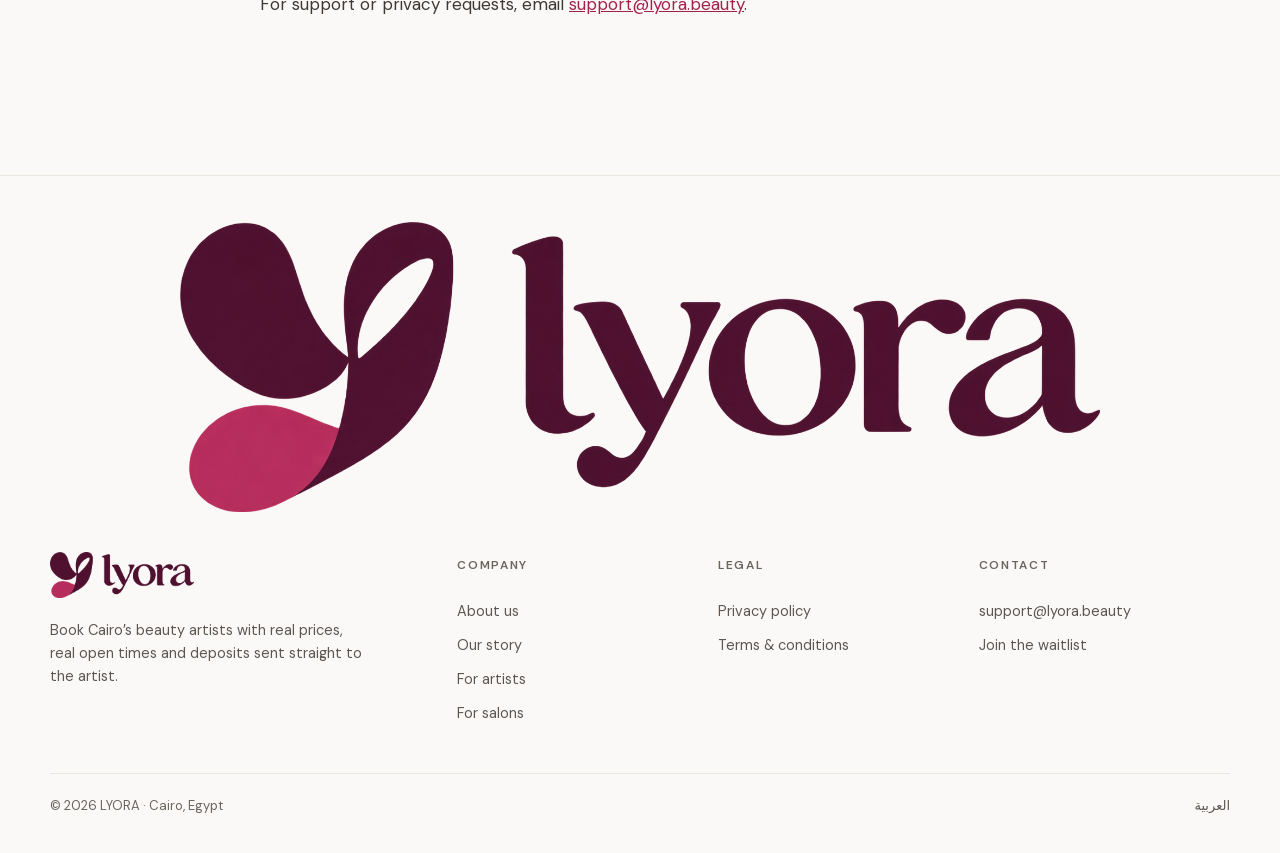
<file: privacy.html>
<!doctype html>
<html lang="en-EG" dir="ltr">
<head>
<meta charset="utf-8">
<meta name="viewport" content="width=device-width, initial-scale=1">
<title>Privacy Policy | LYORA</title>
<meta name="description" content="The LYORA Privacy Policy explains how we collect, use, share, and protect personal information.">
<link rel="canonical" href="https://lyora.beauty/privacy.html">
<link rel="alternate" hreflang="en-EG" href="https://lyora.beauty/privacy.html">
<link rel="alternate" hreflang="ar-EG" href="https://lyora.beauty/ar/privacy.html">
<link rel="alternate" hreflang="x-default" href="https://lyora.beauty/privacy.html">
<meta name="theme-color" content="#fbf9f7">
<link rel="icon" type="image/png" sizes="32x32" href="/assets/favicon-32.png?v=fold-1">
<link rel="apple-touch-icon" sizes="180x180" href="/assets/apple-touch-icon.png?v=fold-1">
<link rel="preload" href="/assets/fonts/DMSans-normal-400-latin.woff2" as="font" type="font/woff2" crossorigin>
<link rel="stylesheet" href="/assets/fonts.css">
<link rel="stylesheet" href="/assets/site.css?v=fold-1">
</head>
<body>
<a class="skip" href="#main">Skip to content</a>
<header class="site-header">
  <div class="wrap nav">
    <a class="wordmark" href="/" aria-label="LYORA home"><img src="/assets/lyora-fold-horizontal.png" width="1693" height="534" alt="" decoding="async"></a>
    <a class="lang" href="/ar/privacy.html" lang="ar" hreflang="ar">العربية</a>
    <a class="btn btn-ink" href="/#waitlist">Join the waitlist</a>
  </div>
</header>
<main id="main" class="legal">
  <div class="wrap">
  <span class="eyebrow">Legal</span>
  <h1>Privacy Policy</h1>
  <p class="updated">Last updated: 20 July 2026</p>
  <p class="intro">This policy explains how LYORA collects, uses, shares, and protects your information when you use our beauty-booking service.</p>

  <div class="policy">
    <section>
      <h2>1. Who we are</h2>
      <p>LYORA (&quot;we&quot;, &quot;us&quot;) is a beauty-booking service operating in Egypt. For any privacy question or request, contact us at <a href="mailto:support@lyora.beauty?subject=LYORA%20privacy%20request">support@lyora.beauty</a>.</p>
    </section>

    <section>
      <h2>2. Data we collect</h2>
      <ul>
        <li><strong>Account &amp; profile:</strong> your name, phone number, email, profile photo, city, chosen language, and account type (client, artist, or salon). If you sign in with Apple or Google, we receive your name and email from them. You may add a phone number so artists and salons can contact you about your bookings.</li>
        <li><strong>For artists &amp; salons:</strong> your bio, services and prices, portfolio and venue photos, social links, and public handle.</li>
        <li><strong>Location:</strong> with your permission, your device location (to show nearby artists and estimate distance) and any home-service addresses you save, including their map coordinates and any Maps link you provide.</li>
        <li><strong>Bookings:</strong> the services, dates, prices, and notes for appointments you make. When you book, we share your name, phone number, and photo with that artist or salon so they can serve you.</li>
        <li><strong>Style Match photos:</strong> the reference photo you choose for Style Match (for example, a hairstyle or makeup look) is uploaded to secure storage and sent to Google's Vertex AI, which returns a numeric image &ldquo;fingerprint&rdquo; (a vector) used only to rank visually similar artist portfolios. <strong>We do not perform facial recognition or identification, and we do not detect, extract, create, or store any faceprint, facial geometry, facial landmarks, or other biometric identifier from your photos.</strong> A photo may incidentally depict a face, but it is processed only as a general image, is never used to identify you, and is never shared with artists. Style Match reference photos are automatically deleted within 7 days.</li>
        <li><strong>Payments:</strong> if you subscribe to a paid feature, purchases are processed by Apple or Google and managed through RevenueCat; we receive subscription status, not your card details. To prevent free-trial abuse, we store a one-way cryptographic hash of your phone number (we cannot reverse it to recover the number).</li>
        <li><strong>Notifications &amp; device data:</strong> a push-notification token for your device, and app-usage/analytics data (via Firebase Analytics) to understand and improve the app.</li>
      </ul>
    </section>

    <section>
      <h2>3. How we use your data</h2>
      <p>To create your account and profile; to run bookings and connect clients with artists and salons; to power search, distance, and Style Match; to send booking updates and reminders; to process subscriptions and prevent abuse; to provide support; to analyze and improve the service; and to comply with legal obligations.</p>
    </section>

    <section>
      <h2>4. Face data</h2>
      <p>LYORA does not collect or use face data. The Style Match feature does not perform facial recognition, verification, or identification, and does not detect, extract, create, or store any faceprint, facial geometry, facial landmarks, or other biometric identifier or template. A reference photo you upload may incidentally depict a face, but it is processed by Google Vertex AI only as a general image for visual-similarity search, is never used to identify you, is never shared with artists, and is automatically deleted within 7 days. See &ldquo;Data we collect &rarr; Style Match photos&rdquo; above.</p>
    </section>

    <section>
      <h2>5. Legal basis</h2>
      <p>We process your data to perform our contract with you (providing the service), with your consent (for example, location and notifications, which you can withdraw at any time in your device settings), to prevent fraud and abuse (legitimate interest), and to meet legal requirements.</p>
    </section>

    <section>
      <h2>6. Who we share it with</h2>
      <p>With the artist or salon you choose to book. With our service providers who process data on our behalf: Google (Firebase Authentication, Firestore, Cloud Storage, Cloud Messaging, Analytics, and Vertex AI), RevenueCat, and Apple or Google for sign-in and in-app purchases. And where required by law or to protect our users. We do not sell your personal data.</p>
    </section>

    <section>
      <h2>7. International transfers</h2>
      <p>Our providers (notably Google) process and store data on servers that may be outside Egypt. We rely on our processors' safeguards for such transfers.</p>
    </section>

    <section>
      <h2>8. Retention</h2>
      <p>We keep your data while your account is active and as needed to provide the service and meet legal obligations. Booking records are retained while your account is active and for up to 24 months afterwards for legitimate business and legal reasons. Style Match reference photos are automatically deleted within 7 days of upload. When you delete your account, we delete or anonymize your personal data except where we must keep it by law.</p>
    </section>

    <section>
      <h2>9. Your rights</h2>
      <p>You can access, correct, or delete your data, and withdraw consent, at any time. You can edit your profile in the app and delete your account from within the app (Profile &rarr; Security &amp; sign-in &rarr; Delete account). To exercise any other right, contact <a href="mailto:support@lyora.beauty?subject=LYORA%20privacy%20request">support@lyora.beauty</a>. You may also complain to Egypt's Personal Data Protection Center.</p>
    </section>

    <section>
      <h2>10. Security</h2>
      <p>We use industry-standard measures (encrypted transport, access controls, Firebase security rules) to protect your data, though no method is 100% secure.</p>
    </section>

    <section>
      <h2>11. Children</h2>
      <p>LYORA is not intended for anyone under 18. We do not knowingly collect data from children under that age.</p>
    </section>

    <section>
      <h2>12. Changes</h2>
      <p>We may update this policy and will post the new version here with a revised date.</p>
    </section>

    <section>
      <h2>13. Contact</h2>
      <p>For support or privacy requests, email <a href="mailto:support@lyora.beauty?subject=LYORA%20support">support@lyora.beauty</a>.</p>
    </section>
  </div>
  </div>
</main>
<footer class="site-footer">
  <div class="wrap">
    <div class="giant" aria-hidden="true"><img class="giant-logo" src="/assets/lyora-fold-horizontal.png" width="1693" height="534" alt="" loading="lazy"></div>
    <div class="foot-grid">
      <div class="foot-brand">
        <a class="wordmark" href="/" aria-label="LYORA home"><img src="/assets/lyora-fold-horizontal.png" width="1693" height="534" alt="" decoding="async"></a>
        <p>Book Cairo’s beauty artists with real prices, real open times and deposits sent straight to the artist.</p>
        <ul class="social" hidden aria-label="LYORA on social media">
          <li><a href="#" data-net="instagram" target="_blank" rel="noopener" aria-label="LYORA on Instagram"><svg viewBox="0 0 24 24" fill="none" stroke="currentColor" stroke-width="1.8" aria-hidden="true"><rect x="3" y="3" width="18" height="18" rx="5.2"/><circle cx="12" cy="12" r="4.1"/><circle cx="17.4" cy="6.6" r="1.1" fill="currentColor" stroke="none"/></svg></a></li>
          <li><a href="#" data-net="facebook" target="_blank" rel="noopener" aria-label="LYORA on Facebook"><svg viewBox="0 0 24 24" fill="currentColor" aria-hidden="true"><path d="M13.6 21v-7.6h2.6l.4-3h-3V8.5c0-.9.3-1.5 1.6-1.5h1.6V4.3c-.3 0-1.2-.1-2.3-.1-2.3 0-3.9 1.4-3.9 4v2.2H8v3h2.6V21h3z"/></svg></a></li>
          <li><a href="#" data-net="tiktok" target="_blank" rel="noopener" aria-label="LYORA on TikTok"><svg viewBox="0 0 24 24" fill="currentColor" aria-hidden="true"><path d="M16.7 3c.3 2.3 1.6 3.8 3.9 4v3.1c-1.4.1-2.7-.3-3.9-1.1v6c0 3.3-2.4 5.9-5.7 5.9-3.2 0-5.6-2.6-5.3-5.8.3-2.9 2.9-5 6-4.7v3.2c-1.5-.3-2.9.6-3 1.9-.1 1.4 1 2.4 2.3 2.4 1.4 0 2.4-1 2.4-2.7V3h3.3z"/></svg></a></li>
        </ul>
      </div>
      <nav class="foot-col" aria-label="Company">
        <p class="foot-h">Company</p>
        <a href="/about.html">About us</a>
        <a href="/story.html">Our story</a>
        <a href="/#artists">For artists</a>
        <a href="/#salons">For salons</a>
      </nav>
      <nav class="foot-col" aria-label="Legal">
        <p class="foot-h">Legal</p>
        <a href="/privacy.html">Privacy policy</a>
        <a href="/terms.html">Terms &amp; conditions</a>
      </nav>
      <div class="foot-col">
        <p class="foot-h">Contact</p>
        <a href="mailto:support@lyora.beauty">support@lyora.beauty</a>
        <a href="/#waitlist">Join the waitlist</a>
      </div>
    </div>
    <div class="foot-bottom">
      <span>© 2026 LYORA · Cairo, Egypt</span>
      <a href="/ar/privacy.html" lang="ar" hreflang="ar">العربية</a>
    </div>
  </div>
</footer>
<a class="wa-fab" href="https://wa.me/201027909082?text=Hi%20LYORA%2C%20I%20have%20a%20question." target="_blank" rel="noopener" aria-label="Chat with LYORA on WhatsApp"><span class="wa-ic"><svg viewBox="0 0 24 24" fill="none" stroke="currentColor" stroke-width="1.7" stroke-linecap="round" stroke-linejoin="round" aria-hidden="true"><path d="M3.6 20.4l1.2-4.3A8.6 8.6 0 1 1 8 19.3z"/><path d="M9 8.6c.2-.5.5-.6.8-.6h.5c.2 0 .4.1.5.4l.7 1.6c.1.2 0 .5-.1.7l-.5.6c.6 1.2 1.6 2.2 2.8 2.8l.6-.5c.2-.2.5-.2.7-.1l1.6.7c.3.1.4.3.4.5v.5c0 .3-.1.6-.6.8-.6.3-1.5.4-2.7-.1a9.3 9.3 0 0 1-4.6-4.6c-.5-1.2-.4-2.1-.1-2.7z" fill="currentColor" stroke="none"/></svg></span><span class="wa-label">Chat with us</span></a>
<div class="dock"><a class="btn btn-ink dock-cta" href="/#waitlist">Join the waitlist</a><a class="dock-wa" href="https://wa.me/201027909082?text=Hi%20LYORA%2C%20I%20have%20a%20question." target="_blank" rel="noopener" aria-label="Chat with LYORA on WhatsApp"><svg viewBox="0 0 24 24" fill="none" stroke="currentColor" stroke-width="1.7" stroke-linecap="round" stroke-linejoin="round" aria-hidden="true"><path d="M3.6 20.4l1.2-4.3A8.6 8.6 0 1 1 8 19.3z"/><path d="M9 8.6c.2-.5.5-.6.8-.6h.5c.2 0 .4.1.5.4l.7 1.6c.1.2 0 .5-.1.7l-.5.6c.6 1.2 1.6 2.2 2.8 2.8l.6-.5c.2-.2.5-.2.7-.1l1.6.7c.3.1.4.3.4.5v.5c0 .3-.1.6-.6.8-.6.3-1.5.4-2.7-.1a9.3 9.3 0 0 1-4.6-4.6c-.5-1.2-.4-2.1-.1-2.7z" fill="currentColor" stroke="none"/></svg></a></div>
<script src="/assets/motion.js?v=fold-1" defer></script>
</body>
</html>
</file>
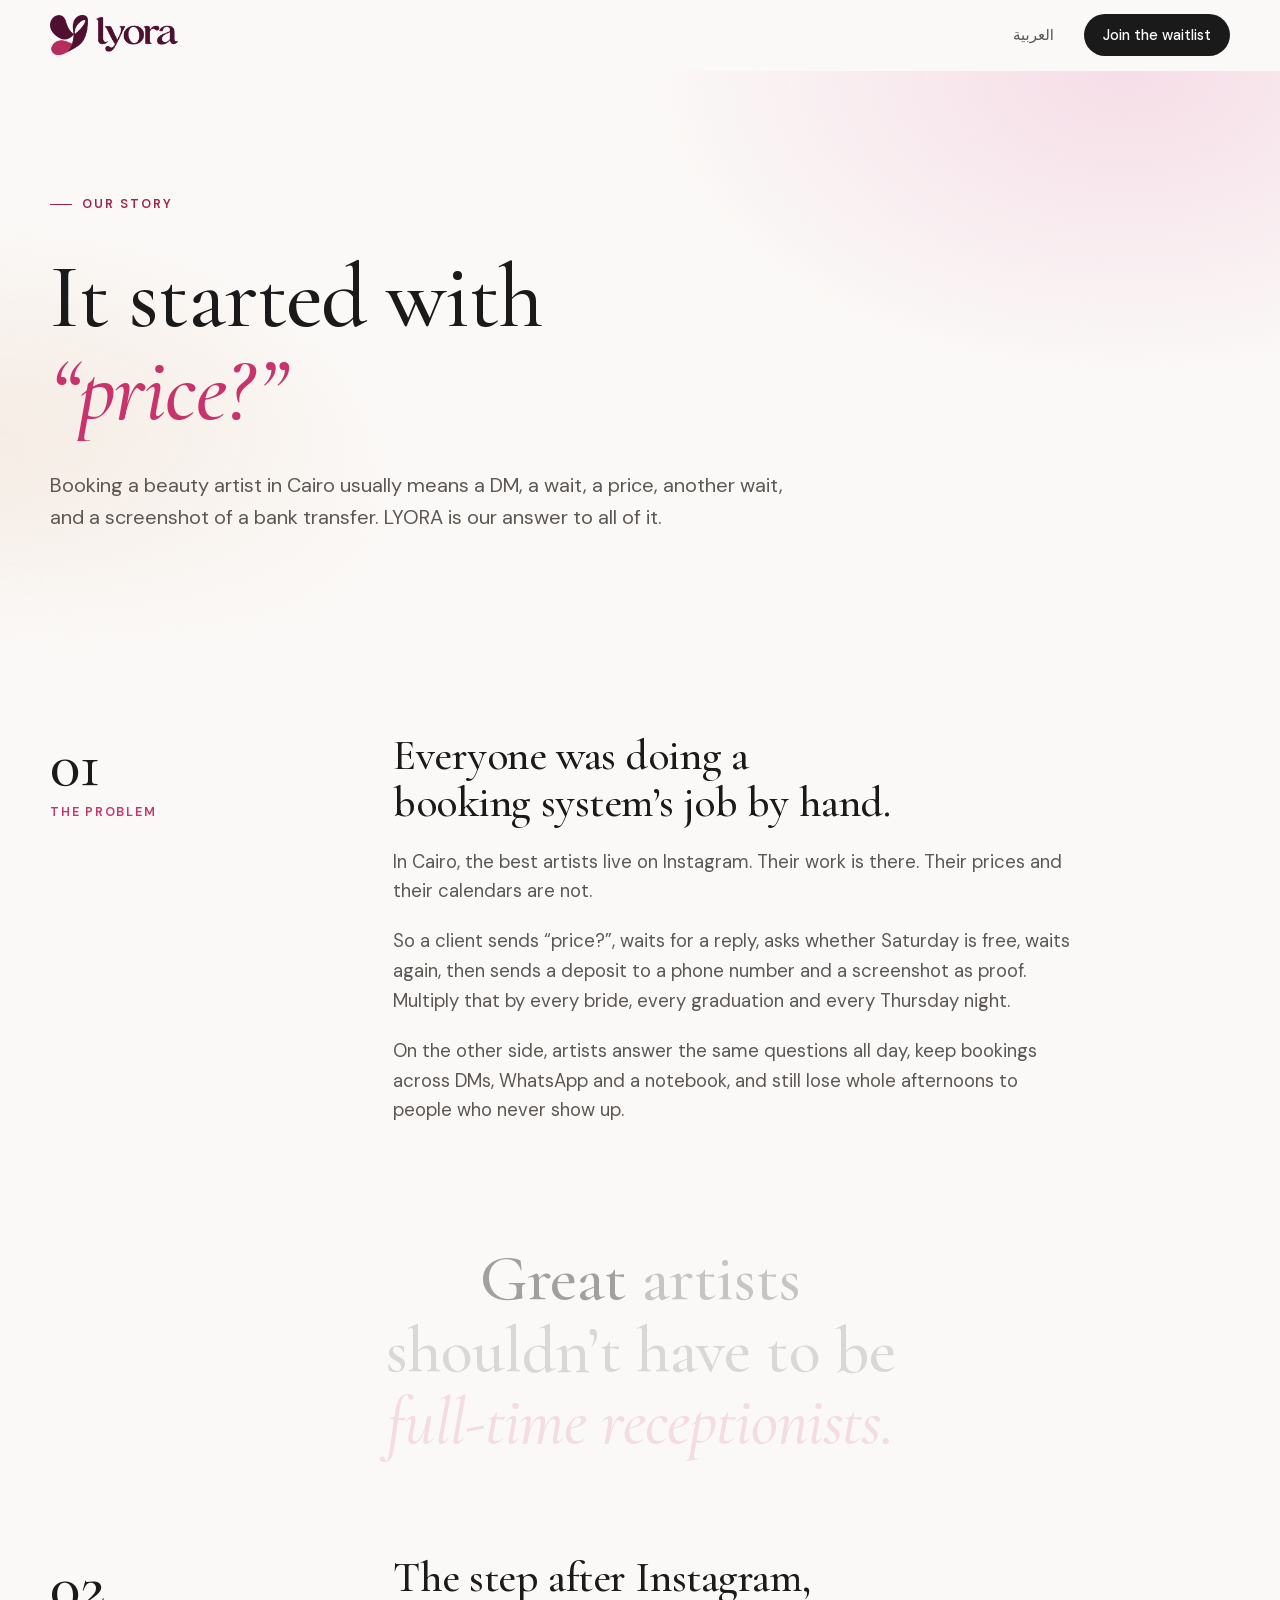
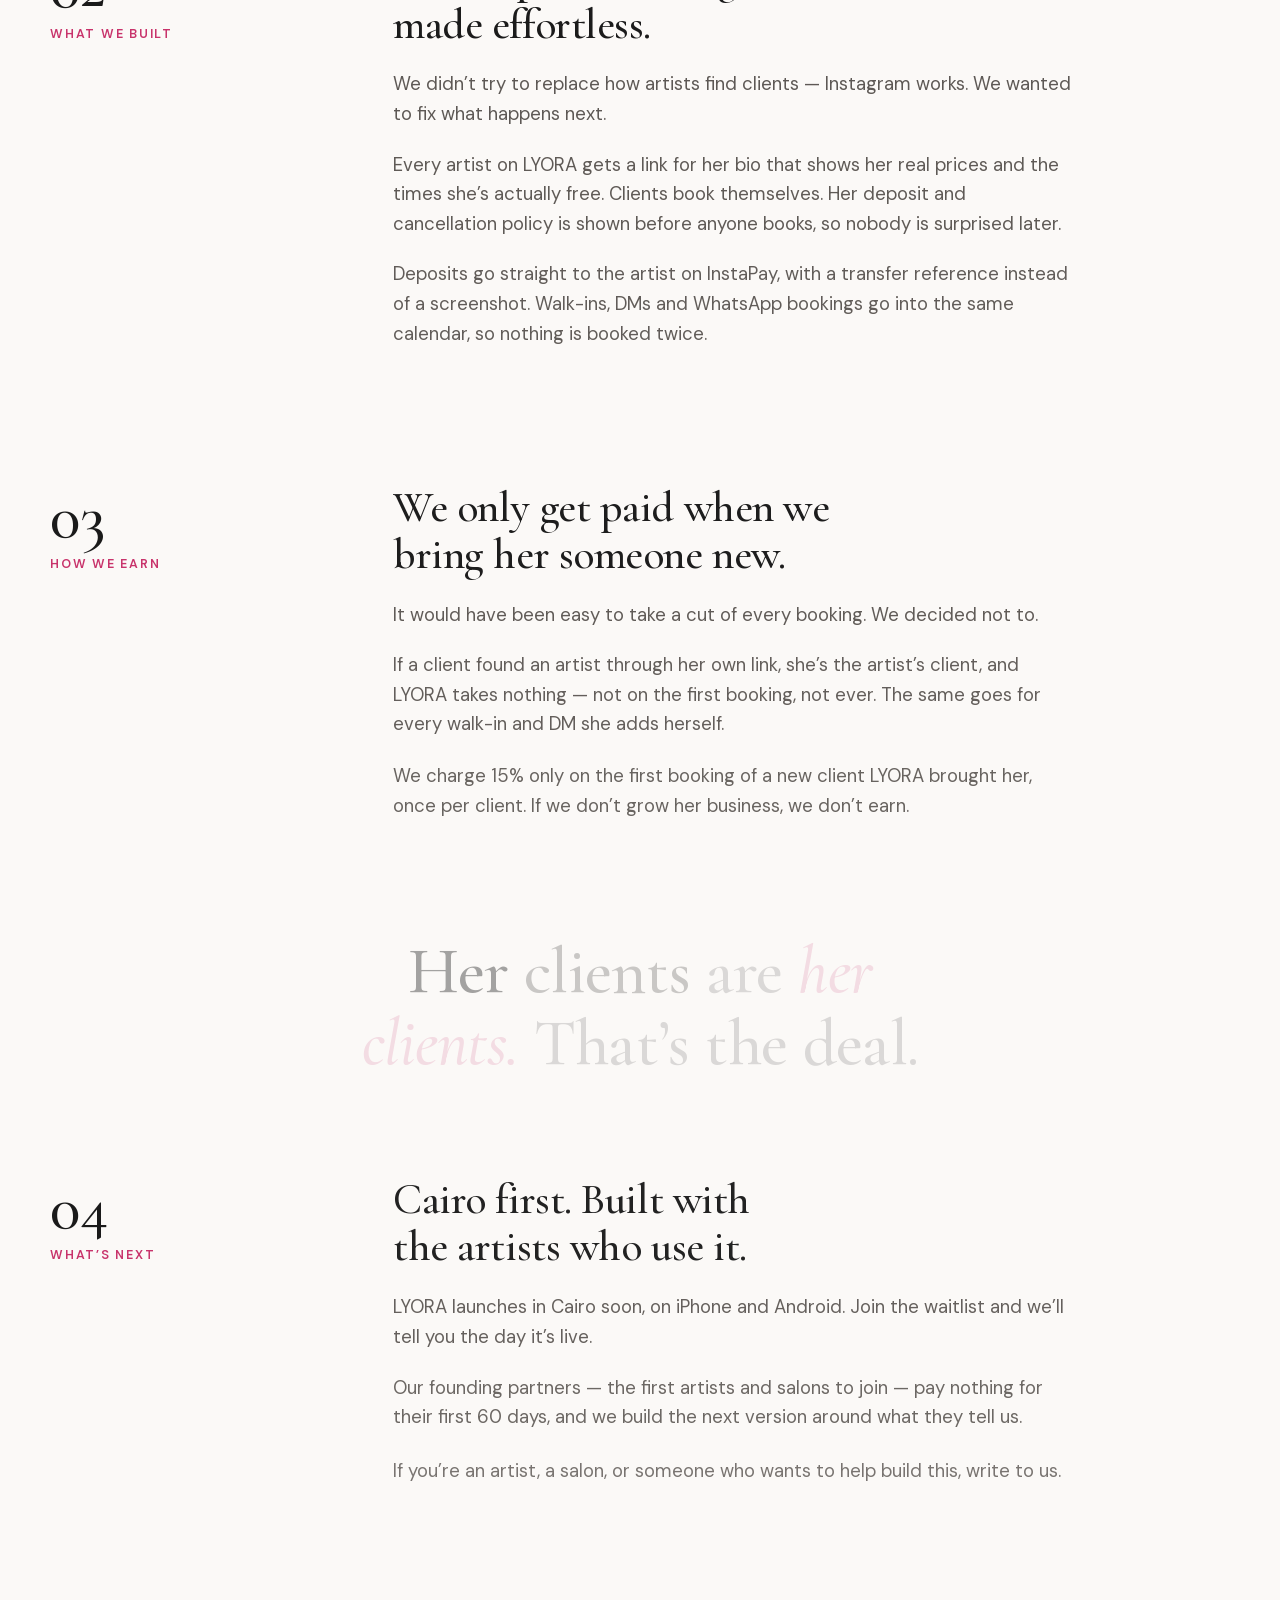
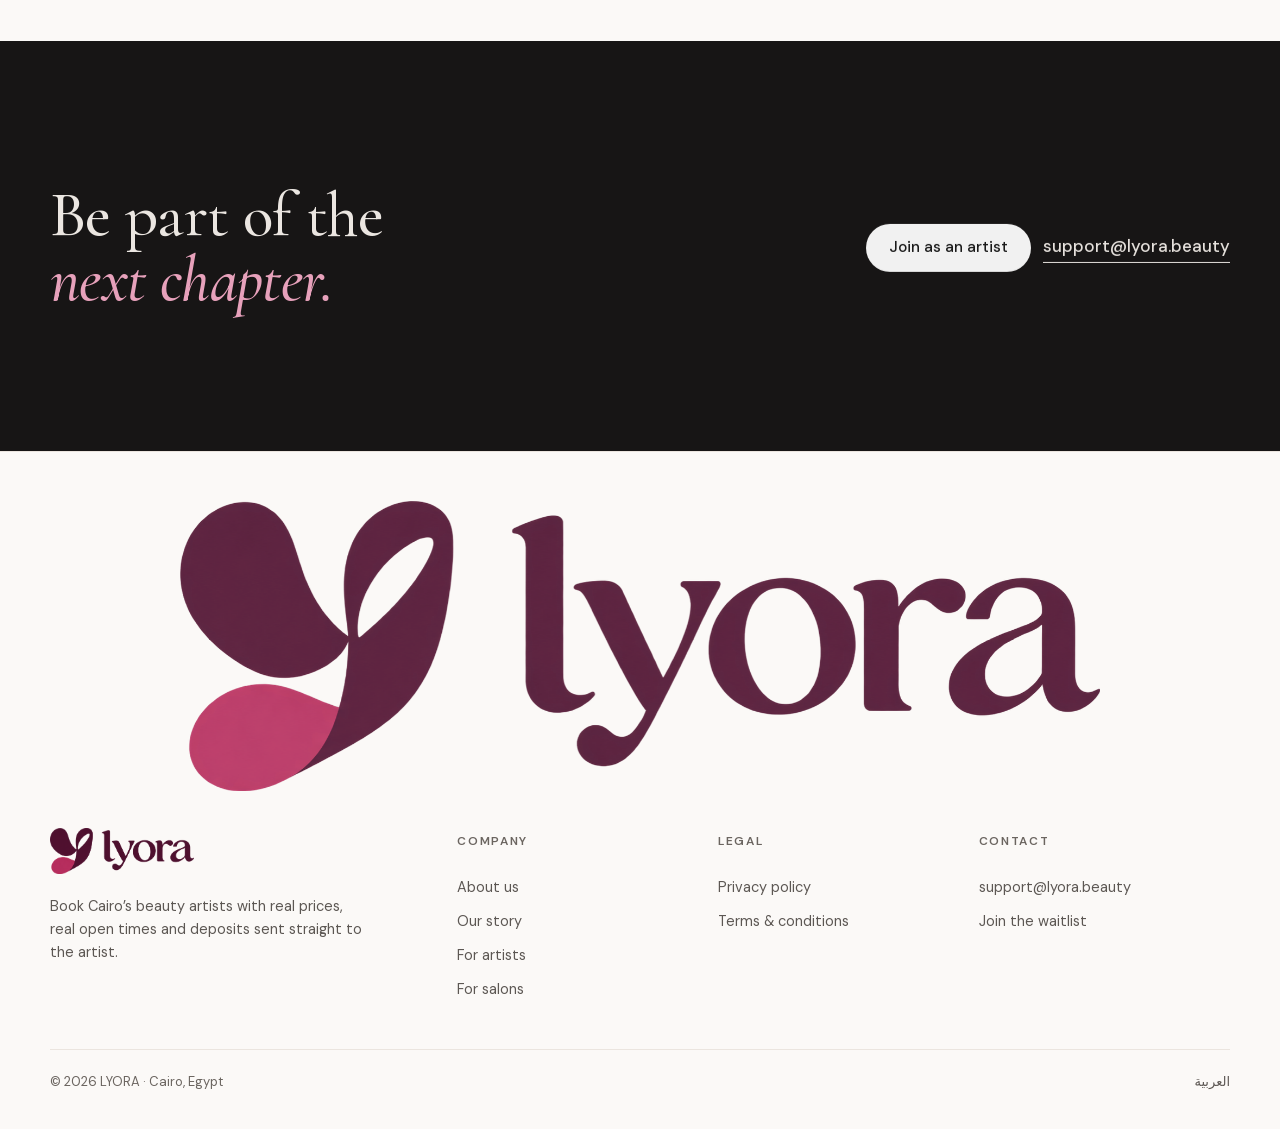
<file: story.html>
<!doctype html>
<html lang="en-EG" dir="ltr">
<head>
<meta charset="utf-8">
<meta name="viewport" content="width=device-width, initial-scale=1">
<title>Our story | LYORA</title>
<meta name="description" content="Why we built LYORA: booking a beauty artist in Cairo shouldn’t take a dozen DMs and a screenshot of a bank transfer.">
<link rel="canonical" href="https://lyora.beauty/story.html">
<link rel="alternate" hreflang="en-EG" href="https://lyora.beauty/story.html">
<link rel="alternate" hreflang="ar-EG" href="https://lyora.beauty/ar/story.html">
<meta name="theme-color" content="#fbf9f7">
<meta property="og:type" content="article">
<meta property="og:site_name" content="LYORA">
<meta property="og:title" content="Our story — LYORA">
<meta property="og:description" content="It started with “price?”.">
<meta property="og:url" content="https://lyora.beauty/story.html">
<meta property="og:image" content="https://lyora.beauty/assets/og.jpg?v=fold-1">
<meta name="twitter:card" content="summary_large_image">
<link rel="icon" type="image/png" sizes="32x32" href="/assets/favicon-32.png?v=fold-1">
<link rel="apple-touch-icon" sizes="180x180" href="/assets/apple-touch-icon.png?v=fold-1">
<link rel="preload" href="/assets/fonts/CormorantGaramond-normal-400-latin.woff2" as="font" type="font/woff2" crossorigin>
<link rel="preload" href="/assets/fonts/DMSans-normal-400-latin.woff2" as="font" type="font/woff2" crossorigin>
<link rel="stylesheet" href="/assets/fonts.css">
<link rel="stylesheet" href="/assets/site.css?v=fold-1">
<script>(function(){var d=document.documentElement;try{if(matchMedia('(prefers-reduced-motion: reduce)').matches)return;d.classList.add('js-motion')}catch(e){}setTimeout(function(){if(!d.classList.contains('motion'))d.classList.remove('js-motion')},3500)})();</script>
</head>
<body>
<a class="skip" href="#main">Skip to content</a>
<header class="site-header">
  <div class="wrap nav">
    <a class="wordmark" href="/" aria-label="LYORA home"><img src="/assets/lyora-fold-horizontal.png" width="1693" height="534" alt="" decoding="async"></a>
    <a class="lang" href="/ar/story.html" lang="ar" hreflang="ar">العربية</a>
    <a class="btn btn-ink" href="/#waitlist">Join the waitlist</a>
  </div>
</header>

<main id="main">
  <section class="page-hero">
    <div class="wrap">
      <span class="eyebrow">Our story</span>
      <h1 class="h1">
        <span class="line"><span>It started with</span></span>
        <span class="line"><span><em class="accent">“price?”</em></span></span>
      </h1>
      <p class="lede">Booking a beauty artist in Cairo usually means a DM, a wait, a price, another wait, and a screenshot of a bank transfer. LYORA is our answer to all of it.</p>
    </div>
  </section>

  <section class="section" style="padding-top:clamp(40px,6vw,80px)">
    <div class="wrap">
      <div class="chapters">
        <article class="chapter">
          <div class="chapter-n"><b>01</b>The problem</div>
          <div class="prose" data-reveal>
            <h2>Everyone was doing a booking system’s job by hand.</h2>
            <p>In Cairo, the best artists live on Instagram. Their work is there. Their prices and their calendars are not.</p>
            <p>So a client sends “price?”, waits for a reply, asks whether Saturday is free, waits again, then sends a deposit to a phone number and a screenshot as proof. Multiply that by every bride, every graduation and every Thursday night.</p>
            <p>On the other side, artists answer the same questions all day, keep bookings across DMs, WhatsApp and a notebook, and still lose whole afternoons to people who never show up.</p>
          </div>
        </article>
      </div>

      <p class="pull" data-words>Great artists shouldn’t have to be <em>full-time receptionists.</em></p>

      <div class="chapters">
        <article class="chapter">
          <div class="chapter-n"><b>02</b>What we built</div>
          <div class="prose" data-reveal>
            <h2>The step after Instagram, made effortless.</h2>
            <p>We didn’t try to replace how artists find clients — Instagram works. We wanted to fix what happens next.</p>
            <p>Every artist on LYORA gets a link for her bio that shows her real prices and the times she’s actually free. Clients book themselves. Her deposit and cancellation policy is shown before anyone books, so nobody is surprised later.</p>
            <p>Deposits go straight to the artist on InstaPay, with a transfer reference instead of a screenshot. Walk-ins, DMs and WhatsApp bookings go into the same calendar, so nothing is booked twice.</p>
          </div>
        </article>
        <article class="chapter">
          <div class="chapter-n"><b>03</b>How we earn</div>
          <div class="prose" data-reveal>
            <h2>We only get paid when we bring her someone new.</h2>
            <p>It would have been easy to take a cut of every booking. We decided not to.</p>
            <p>If a client found an artist through her own link, she’s the artist’s client, and LYORA takes nothing — not on the first booking, not ever. The same goes for every walk-in and DM she adds herself.</p>
            <p>We charge 15% only on the first booking of a new client LYORA brought her, once per client. If we don’t grow her business, we don’t earn.</p>
          </div>
        </article>
      </div>

      <p class="pull" data-words>Her clients are <em>her clients.</em> That’s the deal.</p>

      <div class="chapters">
        <article class="chapter">
          <div class="chapter-n"><b>04</b>What’s next</div>
          <div class="prose" data-reveal>
            <h2>Cairo first. Built with the artists who use it.</h2>
            <p>LYORA launches in Cairo soon, on iPhone and Android. Join the waitlist and we’ll tell you the day it’s live.</p>
            <p>Our founding partners — the first artists and salons to join — pay nothing for their first 60 days, and we build the next version around what they tell us.</p>
            <p>If you’re an artist, a salon, or someone who wants to help build this, write to us.</p>
          </div>
        </article>
      </div>
    </div>
  </section>

  <section class="section dark">
    <div class="wrap contact-band" data-reveal>
      <h2 class="h2">Be part of the <em class="accent">next chapter.</em></h2>
      <div class="cta-row" style="margin-top:0">
        <a class="btn btn-light magnetic" href="/?role=artist#waitlist">Join as an artist</a>
        <a class="link-arrow" href="mailto:support@lyora.beauty?subject=Hello%20LYORA">support@lyora.beauty</a>
      </div>
    </div>
  </section>
</main>

<footer class="site-footer">
  <div class="wrap">
    <div class="giant" aria-hidden="true"><img class="giant-logo" src="/assets/lyora-fold-horizontal.png" width="1693" height="534" alt="" loading="lazy"></div>
    <div class="foot-grid">
      <div class="foot-brand">
        <a class="wordmark" href="/" aria-label="LYORA home"><img src="/assets/lyora-fold-horizontal.png" width="1693" height="534" alt="" decoding="async"></a>
        <p>Book Cairo’s beauty artists with real prices, real open times and deposits sent straight to the artist.</p>
        <ul class="social" hidden aria-label="LYORA on social media">
          <li><a href="#" data-net="instagram" target="_blank" rel="noopener" aria-label="LYORA on Instagram"><svg viewBox="0 0 24 24" fill="none" stroke="currentColor" stroke-width="1.8" aria-hidden="true"><rect x="3" y="3" width="18" height="18" rx="5.2"/><circle cx="12" cy="12" r="4.1"/><circle cx="17.4" cy="6.6" r="1.1" fill="currentColor" stroke="none"/></svg></a></li>
          <li><a href="#" data-net="facebook" target="_blank" rel="noopener" aria-label="LYORA on Facebook"><svg viewBox="0 0 24 24" fill="currentColor" aria-hidden="true"><path d="M13.6 21v-7.6h2.6l.4-3h-3V8.5c0-.9.3-1.5 1.6-1.5h1.6V4.3c-.3 0-1.2-.1-2.3-.1-2.3 0-3.9 1.4-3.9 4v2.2H8v3h2.6V21h3z"/></svg></a></li>
          <li><a href="#" data-net="tiktok" target="_blank" rel="noopener" aria-label="LYORA on TikTok"><svg viewBox="0 0 24 24" fill="currentColor" aria-hidden="true"><path d="M16.7 3c.3 2.3 1.6 3.8 3.9 4v3.1c-1.4.1-2.7-.3-3.9-1.1v6c0 3.3-2.4 5.9-5.7 5.9-3.2 0-5.6-2.6-5.3-5.8.3-2.9 2.9-5 6-4.7v3.2c-1.5-.3-2.9.6-3 1.9-.1 1.4 1 2.4 2.3 2.4 1.4 0 2.4-1 2.4-2.7V3h3.3z"/></svg></a></li>
        </ul>
      </div>
      <nav class="foot-col" aria-label="Company">
        <p class="foot-h">Company</p>
        <a href="/about.html">About us</a>
        <a href="/story.html">Our story</a>
        <a href="/#artists">For artists</a>
        <a href="/#salons">For salons</a>
      </nav>
      <nav class="foot-col" aria-label="Legal">
        <p class="foot-h">Legal</p>
        <a href="/privacy.html">Privacy policy</a>
        <a href="/terms.html">Terms &amp; conditions</a>
      </nav>
      <div class="foot-col">
        <p class="foot-h">Contact</p>
        <a href="mailto:support@lyora.beauty">support@lyora.beauty</a>
        <a href="/#waitlist">Join the waitlist</a>
      </div>
    </div>
    <div class="foot-bottom">
      <span>© 2026 LYORA · Cairo, Egypt</span>
      <a href="/ar/story.html" lang="ar" hreflang="ar">العربية</a>
    </div>
  </div>
</footer>
<a class="wa-fab" href="https://wa.me/201027909082?text=Hi%20LYORA%2C%20I%20have%20a%20question." target="_blank" rel="noopener" aria-label="Chat with LYORA on WhatsApp"><span class="wa-ic"><svg viewBox="0 0 24 24" fill="none" stroke="currentColor" stroke-width="1.7" stroke-linecap="round" stroke-linejoin="round" aria-hidden="true"><path d="M3.6 20.4l1.2-4.3A8.6 8.6 0 1 1 8 19.3z"/><path d="M9 8.6c.2-.5.5-.6.8-.6h.5c.2 0 .4.1.5.4l.7 1.6c.1.2 0 .5-.1.7l-.5.6c.6 1.2 1.6 2.2 2.8 2.8l.6-.5c.2-.2.5-.2.7-.1l1.6.7c.3.1.4.3.4.5v.5c0 .3-.1.6-.6.8-.6.3-1.5.4-2.7-.1a9.3 9.3 0 0 1-4.6-4.6c-.5-1.2-.4-2.1-.1-2.7z" fill="currentColor" stroke="none"/></svg></span><span class="wa-label">Chat with us</span></a>
<div class="dock"><a class="btn btn-ink dock-cta" href="/#waitlist">Join the waitlist</a><a class="dock-wa" href="https://wa.me/201027909082?text=Hi%20LYORA%2C%20I%20have%20a%20question." target="_blank" rel="noopener" aria-label="Chat with LYORA on WhatsApp"><svg viewBox="0 0 24 24" fill="none" stroke="currentColor" stroke-width="1.7" stroke-linecap="round" stroke-linejoin="round" aria-hidden="true"><path d="M3.6 20.4l1.2-4.3A8.6 8.6 0 1 1 8 19.3z"/><path d="M9 8.6c.2-.5.5-.6.8-.6h.5c.2 0 .4.1.5.4l.7 1.6c.1.2 0 .5-.1.7l-.5.6c.6 1.2 1.6 2.2 2.8 2.8l.6-.5c.2-.2.5-.2.7-.1l1.6.7c.3.1.4.3.4.5v.5c0 .3-.1.6-.6.8-.6.3-1.5.4-2.7-.1a9.3 9.3 0 0 1-4.6-4.6c-.5-1.2-.4-2.1-.1-2.7z" fill="currentColor" stroke="none"/></svg></a></div>

<script src="/assets/vendor/gsap.min.js" defer></script>
<script src="/assets/vendor/ScrollTrigger.min.js" defer></script>
<script src="/assets/vendor/lenis.min.js" defer></script>
<script src="/assets/motion.js?v=fold-1" defer></script>
</body>
</html>
</file>
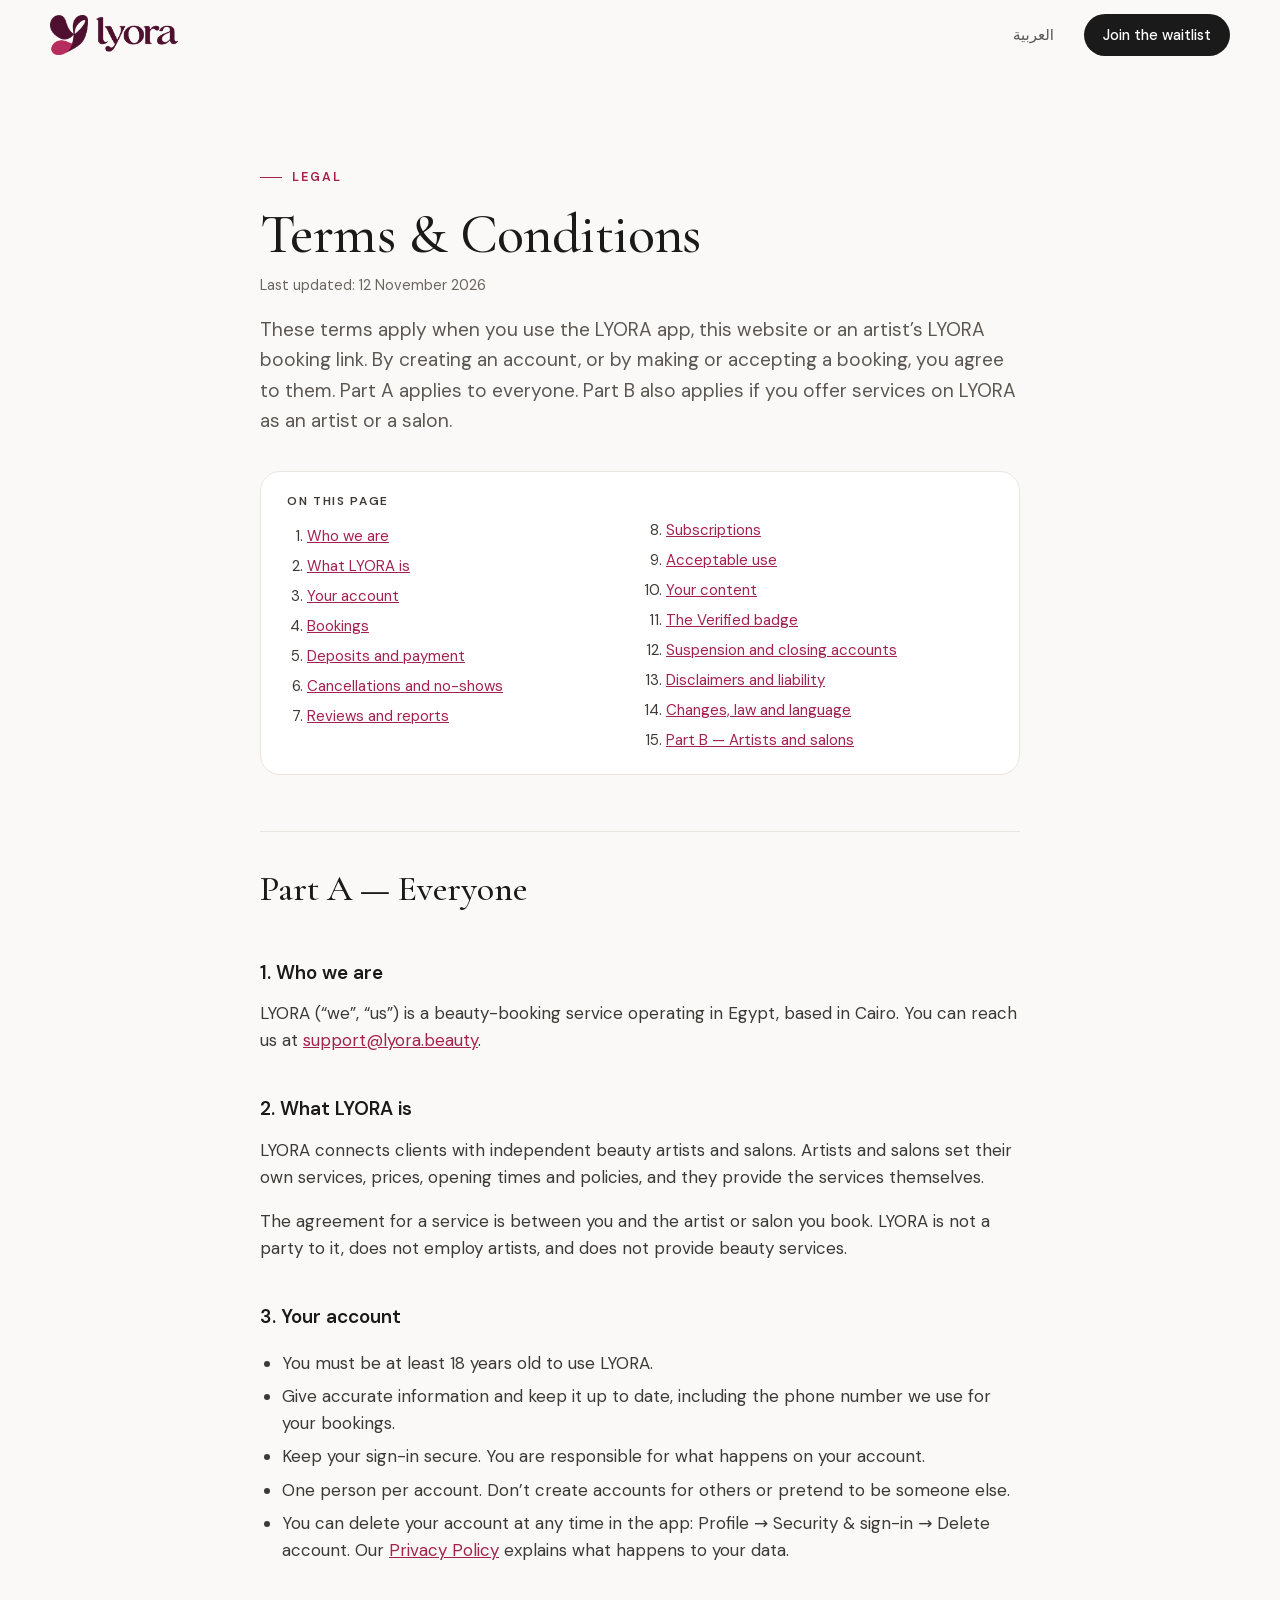
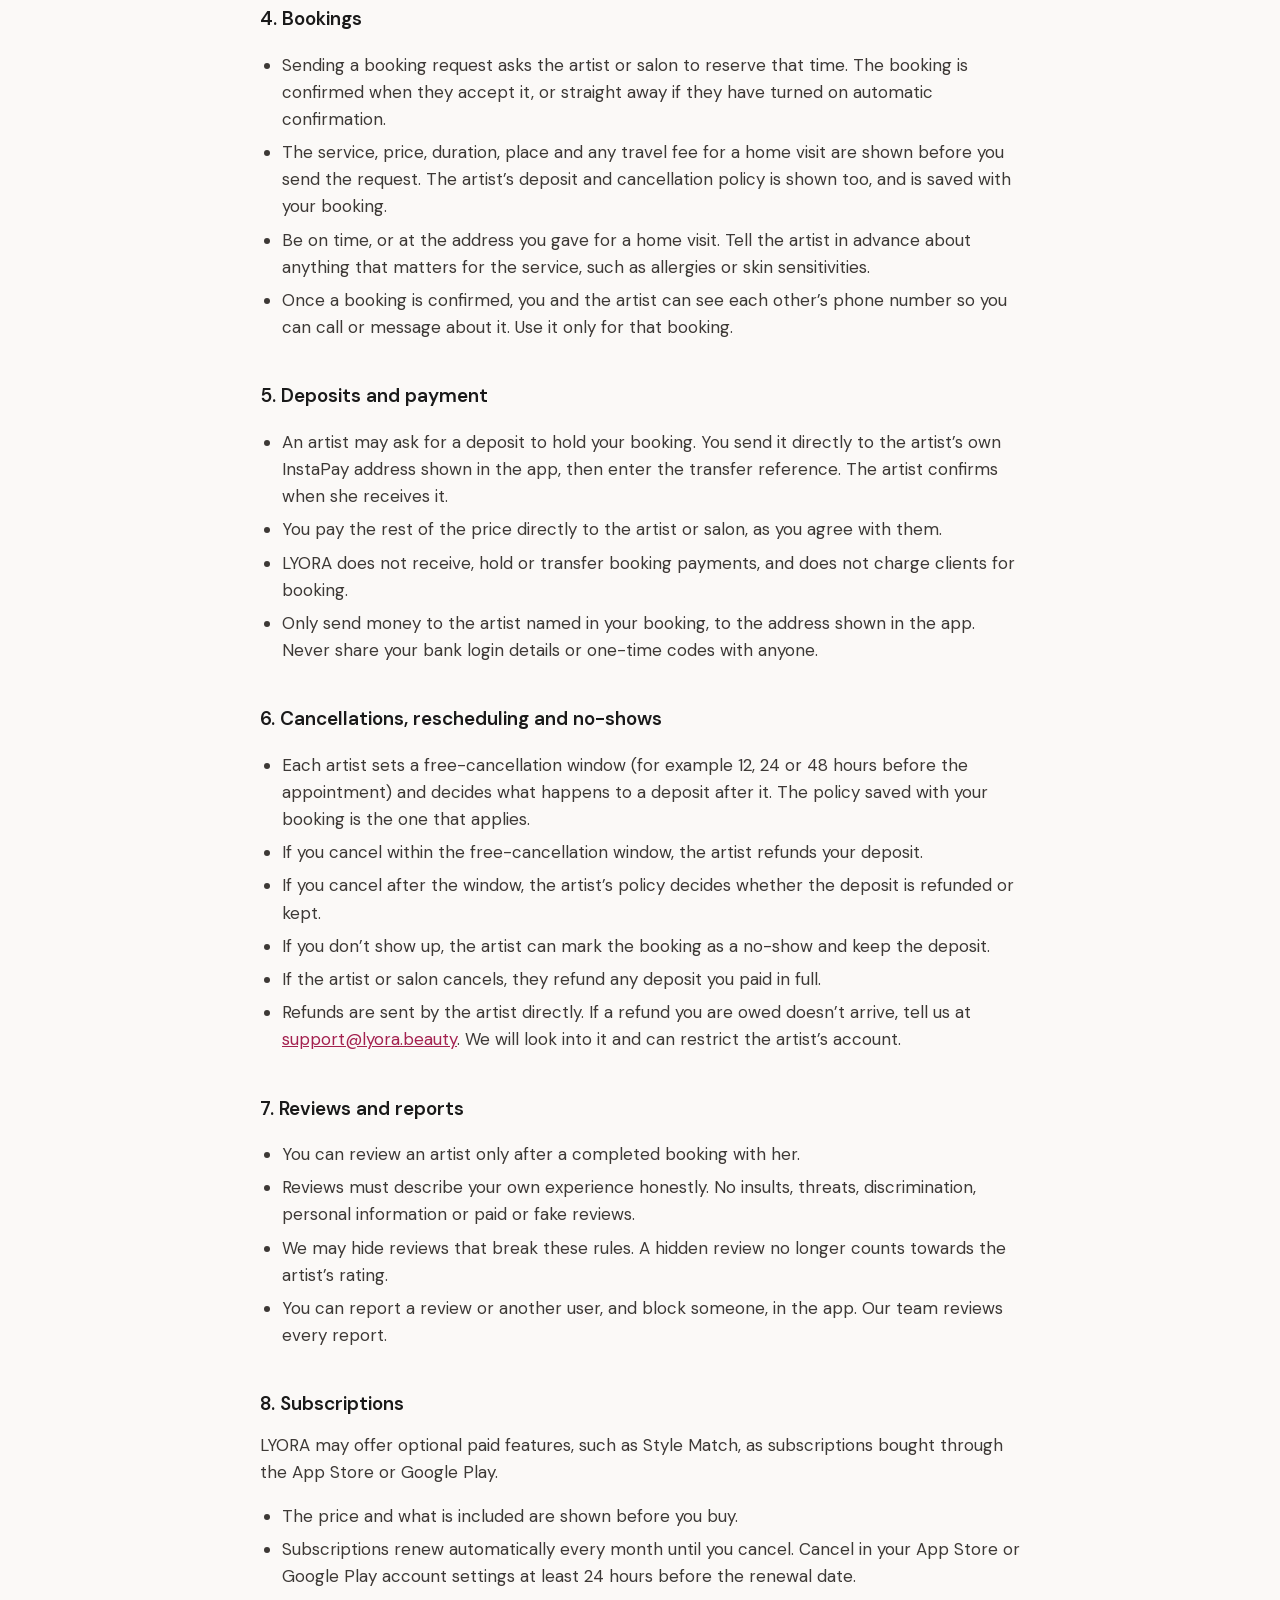
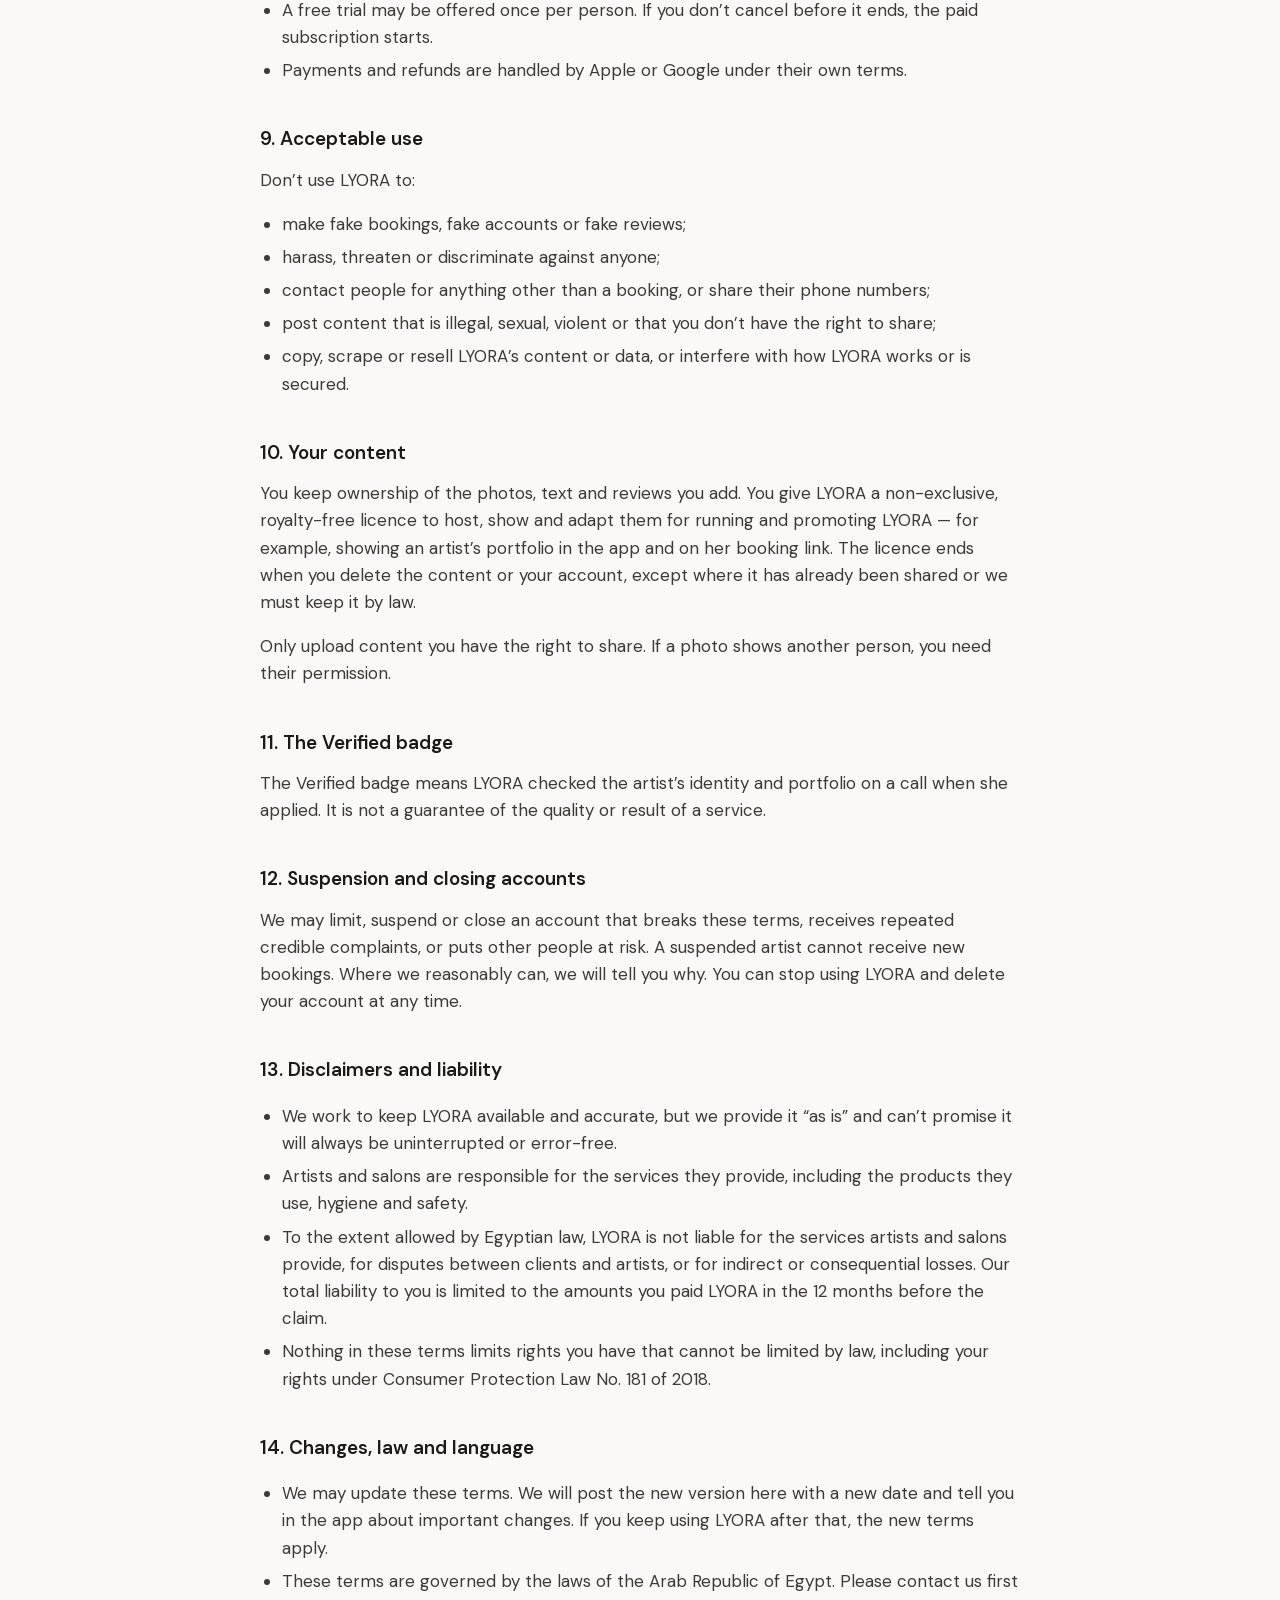
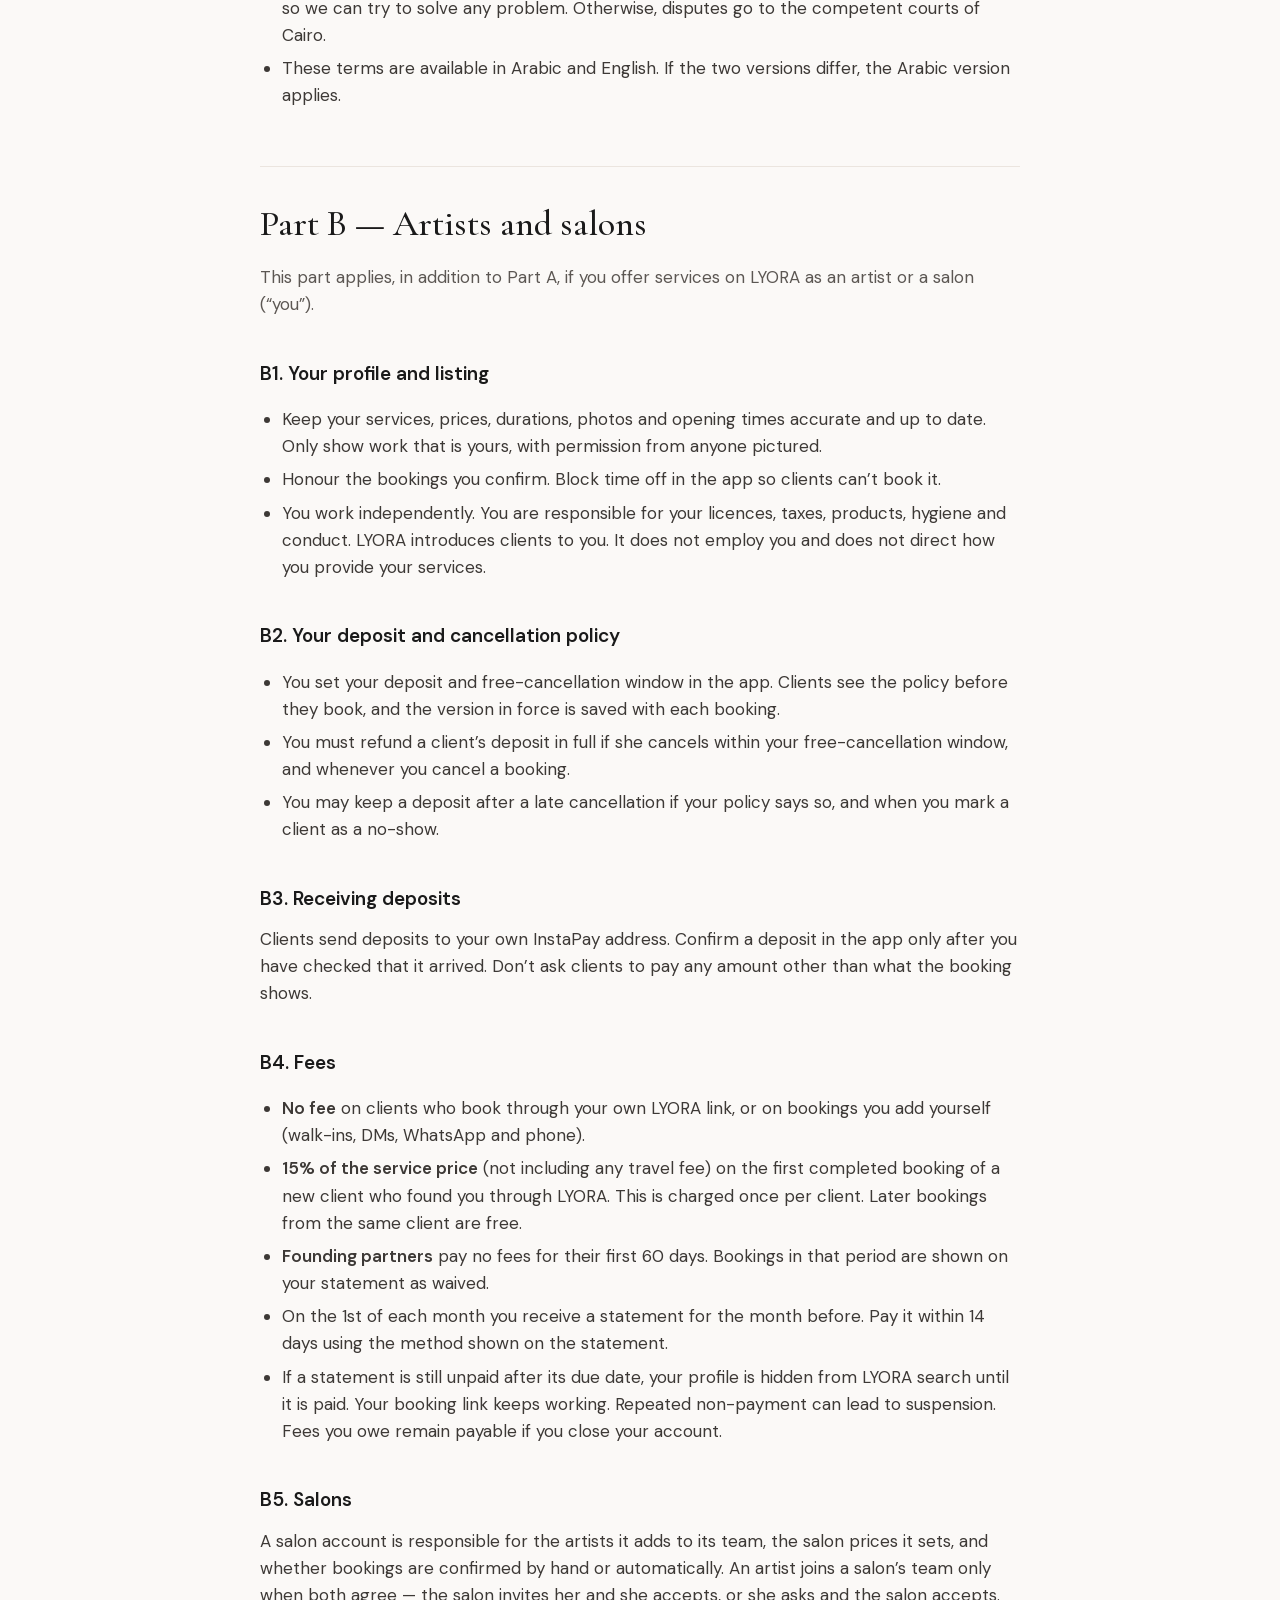
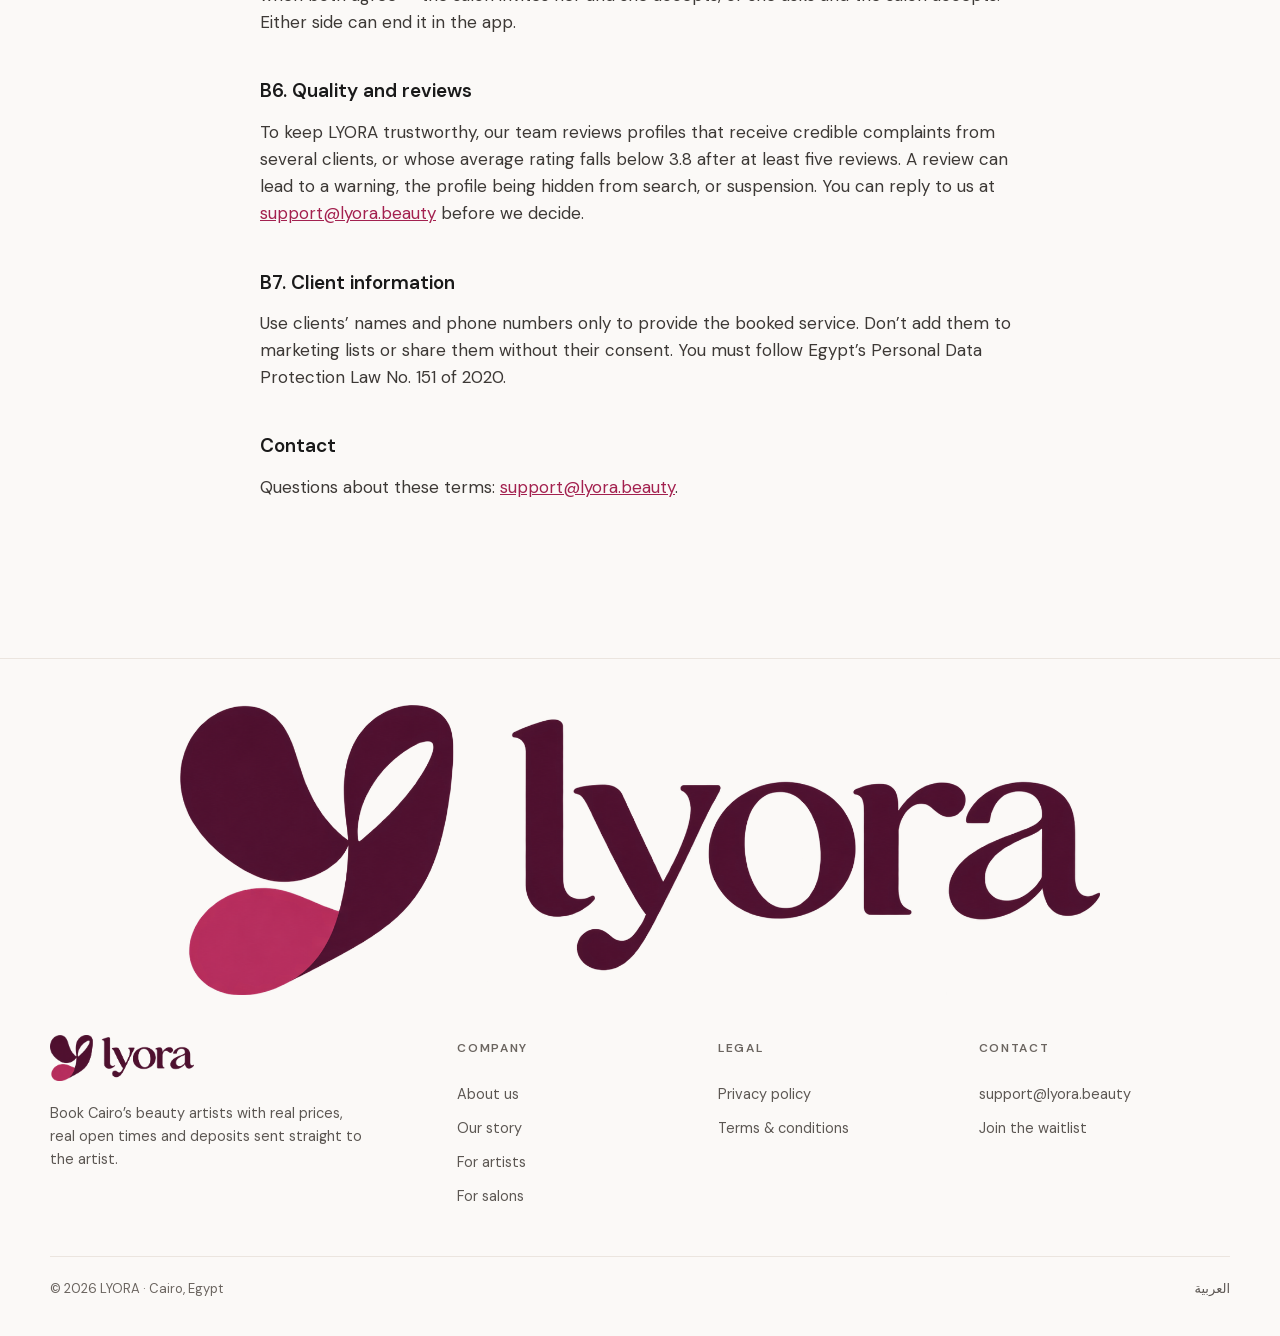
<file: terms.html>
<!doctype html>
<html lang="en-EG" dir="ltr">
<head>
<meta charset="utf-8">
<meta name="viewport" content="width=device-width, initial-scale=1">
<title>Terms &amp; Conditions | LYORA</title>
<meta name="description" content="The terms that apply when you use LYORA to book, or to take bookings as a beauty artist or salon.">
<link rel="canonical" href="https://lyora.beauty/terms.html">
<link rel="alternate" hreflang="en-EG" href="https://lyora.beauty/terms.html">
<link rel="alternate" hreflang="ar-EG" href="https://lyora.beauty/ar/terms.html">
<meta name="theme-color" content="#fbf9f7">
<link rel="icon" type="image/png" sizes="32x32" href="/assets/favicon-32.png?v=fold-1">
<link rel="apple-touch-icon" sizes="180x180" href="/assets/apple-touch-icon.png?v=fold-1">
<link rel="preload" href="/assets/fonts/DMSans-normal-400-latin.woff2" as="font" type="font/woff2" crossorigin>
<link rel="stylesheet" href="/assets/fonts.css">
<link rel="stylesheet" href="/assets/site.css?v=fold-1">
</head>
<body>
<a class="skip" href="#main">Skip to content</a>
<header class="site-header">
  <div class="wrap nav">
    <a class="wordmark" href="/" aria-label="LYORA home"><img src="/assets/lyora-fold-horizontal.png" width="1693" height="534" alt="" decoding="async"></a>
    <a class="lang" href="/ar/terms.html" lang="ar" hreflang="ar">العربية</a>
    <a class="btn btn-ink" href="/#waitlist">Join the waitlist</a>
  </div>
</header>
<main id="main" class="legal">
  <div class="wrap">
  <span class="eyebrow">Legal</span>
  <h1>Terms &amp; Conditions</h1>
  <p class="updated">Last updated: 12 November 2026</p>
  <p class="lead">These terms apply when you use the LYORA app, this website or an artist’s LYORA booking link. By creating an account, or by making or accepting a booking, you agree to them. Part A applies to everyone. Part B also applies if you offer services on LYORA as an artist or a salon.</p>

  <nav class="toc" aria-label="On this page">
    <p>On this page</p>
    <ol>
      <li><a href="#who">Who we are</a></li>
      <li><a href="#what">What LYORA is</a></li>
      <li><a href="#account">Your account</a></li>
      <li><a href="#bookings">Bookings</a></li>
      <li><a href="#deposits">Deposits and payment</a></li>
      <li><a href="#cancel">Cancellations and no-shows</a></li>
      <li><a href="#reviews">Reviews and reports</a></li>
      <li><a href="#subscriptions">Subscriptions</a></li>
      <li><a href="#use">Acceptable use</a></li>
      <li><a href="#content">Your content</a></li>
      <li><a href="#verified">The Verified badge</a></li>
      <li><a href="#suspension">Suspension and closing accounts</a></li>
      <li><a href="#liability">Disclaimers and liability</a></li>
      <li><a href="#changes">Changes, law and language</a></li>
      <li><a href="#providers">Part B — Artists and salons</a></li>
    </ol>
  </nav>

  <div class="policy">
    <div class="part" id="part-a">
      <h2>Part A — Everyone</h2>
    </div>

    <section id="who">
      <h2>1. Who we are</h2>
      <p>LYORA (“we”, “us”) is a beauty-booking service operating in Egypt, based in Cairo. You can reach us at <a href="mailto:support@lyora.beauty?subject=LYORA%20terms">support@lyora.beauty</a>.</p>
    </section>

    <section id="what">
      <h2>2. What LYORA is</h2>
      <p>LYORA connects clients with independent beauty artists and salons. Artists and salons set their own services, prices, opening times and policies, and they provide the services themselves.</p>
      <p>The agreement for a service is between you and the artist or salon you book. LYORA is not a party to it, does not employ artists, and does not provide beauty services.</p>
    </section>

    <section id="account">
      <h2>3. Your account</h2>
      <ul>
        <li>You must be at least 18 years old to use LYORA.</li>
        <li>Give accurate information and keep it up to date, including the phone number we use for your bookings.</li>
        <li>Keep your sign-in secure. You are responsible for what happens on your account.</li>
        <li>One person per account. Don’t create accounts for others or pretend to be someone else.</li>
        <li>You can delete your account at any time in the app: Profile → Security &amp; sign-in → Delete account. Our <a href="/privacy.html">Privacy Policy</a> explains what happens to your data.</li>
      </ul>
    </section>

    <section id="bookings">
      <h2>4. Bookings</h2>
      <ul>
        <li>Sending a booking request asks the artist or salon to reserve that time. The booking is confirmed when they accept it, or straight away if they have turned on automatic confirmation.</li>
        <li>The service, price, duration, place and any travel fee for a home visit are shown before you send the request. The artist’s deposit and cancellation policy is shown too, and is saved with your booking.</li>
        <li>Be on time, or at the address you gave for a home visit. Tell the artist in advance about anything that matters for the service, such as allergies or skin sensitivities.</li>
        <li>Once a booking is confirmed, you and the artist can see each other’s phone number so you can call or message about it. Use it only for that booking.</li>
      </ul>
    </section>

    <section id="deposits">
      <h2>5. Deposits and payment</h2>
      <ul>
        <li>An artist may ask for a deposit to hold your booking. You send it directly to the artist’s own InstaPay address shown in the app, then enter the transfer reference. The artist confirms when she receives it.</li>
        <li>You pay the rest of the price directly to the artist or salon, as you agree with them.</li>
        <li>LYORA does not receive, hold or transfer booking payments, and does not charge clients for booking.</li>
        <li>Only send money to the artist named in your booking, to the address shown in the app. Never share your bank login details or one-time codes with anyone.</li>
      </ul>
    </section>

    <section id="cancel">
      <h2>6. Cancellations, rescheduling and no-shows</h2>
      <ul>
        <li>Each artist sets a free-cancellation window (for example 12, 24 or 48 hours before the appointment) and decides what happens to a deposit after it. The policy saved with your booking is the one that applies.</li>
        <li>If you cancel within the free-cancellation window, the artist refunds your deposit.</li>
        <li>If you cancel after the window, the artist’s policy decides whether the deposit is refunded or kept.</li>
        <li>If you don’t show up, the artist can mark the booking as a no-show and keep the deposit.</li>
        <li>If the artist or salon cancels, they refund any deposit you paid in full.</li>
        <li>Refunds are sent by the artist directly. If a refund you are owed doesn’t arrive, tell us at <a href="mailto:support@lyora.beauty?subject=Refund%20help">support@lyora.beauty</a>. We will look into it and can restrict the artist’s account.</li>
      </ul>
    </section>

    <section id="reviews">
      <h2>7. Reviews and reports</h2>
      <ul>
        <li>You can review an artist only after a completed booking with her.</li>
        <li>Reviews must describe your own experience honestly. No insults, threats, discrimination, personal information or paid or fake reviews.</li>
        <li>We may hide reviews that break these rules. A hidden review no longer counts towards the artist’s rating.</li>
        <li>You can report a review or another user, and block someone, in the app. Our team reviews every report.</li>
      </ul>
    </section>

    <section id="subscriptions">
      <h2>8. Subscriptions</h2>
      <p>LYORA may offer optional paid features, such as Style Match, as subscriptions bought through the App Store or Google Play.</p>
      <ul>
        <li>The price and what is included are shown before you buy.</li>
        <li>Subscriptions renew automatically every month until you cancel. Cancel in your App Store or Google Play account settings at least 24 hours before the renewal date.</li>
        <li>A free trial may be offered once per person. If you don’t cancel before it ends, the paid subscription starts.</li>
        <li>Payments and refunds are handled by Apple or Google under their own terms.</li>
      </ul>
    </section>

    <section id="use">
      <h2>9. Acceptable use</h2>
      <p>Don’t use LYORA to:</p>
      <ul>
        <li>make fake bookings, fake accounts or fake reviews;</li>
        <li>harass, threaten or discriminate against anyone;</li>
        <li>contact people for anything other than a booking, or share their phone numbers;</li>
        <li>post content that is illegal, sexual, violent or that you don’t have the right to share;</li>
        <li>copy, scrape or resell LYORA’s content or data, or interfere with how LYORA works or is secured.</li>
      </ul>
    </section>

    <section id="content">
      <h2>10. Your content</h2>
      <p>You keep ownership of the photos, text and reviews you add. You give LYORA a non-exclusive, royalty-free licence to host, show and adapt them for running and promoting LYORA — for example, showing an artist’s portfolio in the app and on her booking link. The licence ends when you delete the content or your account, except where it has already been shared or we must keep it by law.</p>
      <p>Only upload content you have the right to share. If a photo shows another person, you need their permission.</p>
    </section>

    <section id="verified">
      <h2>11. The Verified badge</h2>
      <p>The Verified badge means LYORA checked the artist’s identity and portfolio on a call when she applied. It is not a guarantee of the quality or result of a service.</p>
    </section>

    <section id="suspension">
      <h2>12. Suspension and closing accounts</h2>
      <p>We may limit, suspend or close an account that breaks these terms, receives repeated credible complaints, or puts other people at risk. A suspended artist cannot receive new bookings. Where we reasonably can, we will tell you why. You can stop using LYORA and delete your account at any time.</p>
    </section>

    <section id="liability">
      <h2>13. Disclaimers and liability</h2>
      <ul>
        <li>We work to keep LYORA available and accurate, but we provide it “as is” and can’t promise it will always be uninterrupted or error-free.</li>
        <li>Artists and salons are responsible for the services they provide, including the products they use, hygiene and safety.</li>
        <li>To the extent allowed by Egyptian law, LYORA is not liable for the services artists and salons provide, for disputes between clients and artists, or for indirect or consequential losses. Our total liability to you is limited to the amounts you paid LYORA in the 12 months before the claim.</li>
        <li>Nothing in these terms limits rights you have that cannot be limited by law, including your rights under Consumer Protection Law No. 181 of 2018.</li>
      </ul>
    </section>

    <section id="changes">
      <h2>14. Changes, law and language</h2>
      <ul>
        <li>We may update these terms. We will post the new version here with a new date and tell you in the app about important changes. If you keep using LYORA after that, the new terms apply.</li>
        <li>These terms are governed by the laws of the Arab Republic of Egypt. Please contact us first so we can try to solve any problem. Otherwise, disputes go to the competent courts of Cairo.</li>
        <li>These terms are available in Arabic and English. If the two versions differ, the Arabic version applies.</li>
      </ul>
    </section>

    <div class="part" id="providers">
      <h2>Part B — Artists and salons</h2>
      <p class="part-note">This part applies, in addition to Part A, if you offer services on LYORA as an artist or a salon (“you”).</p>
    </div>

    <section id="b-listing">
      <h2>B1. Your profile and listing</h2>
      <ul>
        <li>Keep your services, prices, durations, photos and opening times accurate and up to date. Only show work that is yours, with permission from anyone pictured.</li>
        <li>Honour the bookings you confirm. Block time off in the app so clients can’t book it.</li>
        <li>You work independently. You are responsible for your licences, taxes, products, hygiene and conduct. LYORA introduces clients to you. It does not employ you and does not direct how you provide your services.</li>
      </ul>
    </section>

    <section id="b-policy">
      <h2>B2. Your deposit and cancellation policy</h2>
      <ul>
        <li>You set your deposit and free-cancellation window in the app. Clients see the policy before they book, and the version in force is saved with each booking.</li>
        <li>You must refund a client’s deposit in full if she cancels within your free-cancellation window, and whenever you cancel a booking.</li>
        <li>You may keep a deposit after a late cancellation if your policy says so, and when you mark a client as a no-show.</li>
      </ul>
    </section>

    <section id="b-deposits">
      <h2>B3. Receiving deposits</h2>
      <p>Clients send deposits to your own InstaPay address. Confirm a deposit in the app only after you have checked that it arrived. Don’t ask clients to pay any amount other than what the booking shows.</p>
    </section>

    <section id="b-fees">
      <h2>B4. Fees</h2>
      <ul>
        <li><strong>No fee</strong> on clients who book through your own LYORA link, or on bookings you add yourself (walk-ins, DMs, WhatsApp and phone).</li>
        <li><strong>15% of the service price</strong> (not including any travel fee) on the first completed booking of a new client who found you through LYORA. This is charged once per client. Later bookings from the same client are free.</li>
        <li><strong>Founding partners</strong> pay no fees for their first 60 days. Bookings in that period are shown on your statement as waived.</li>
        <li>On the 1st of each month you receive a statement for the month before. Pay it within 14 days using the method shown on the statement.</li>
        <li>If a statement is still unpaid after its due date, your profile is hidden from LYORA search until it is paid. Your booking link keeps working. Repeated non-payment can lead to suspension. Fees you owe remain payable if you close your account.</li>
      </ul>
    </section>

    <section id="b-salons">
      <h2>B5. Salons</h2>
      <p>A salon account is responsible for the artists it adds to its team, the salon prices it sets, and whether bookings are confirmed by hand or automatically. An artist joins a salon’s team only when both agree — the salon invites her and she accepts, or she asks and the salon accepts. Either side can end it in the app.</p>
    </section>

    <section id="b-quality">
      <h2>B6. Quality and reviews</h2>
      <p>To keep LYORA trustworthy, our team reviews profiles that receive credible complaints from several clients, or whose average rating falls below 3.8 after at least five reviews. A review can lead to a warning, the profile being hidden from search, or suspension. You can reply to us at <a href="mailto:support@lyora.beauty?subject=Account%20review">support@lyora.beauty</a> before we decide.</p>
    </section>

    <section id="b-data">
      <h2>B7. Client information</h2>
      <p>Use clients’ names and phone numbers only to provide the booked service. Don’t add them to marketing lists or share them without their consent. You must follow Egypt’s Personal Data Protection Law No. 151 of 2020.</p>
    </section>

    <section id="contact">
      <h2>Contact</h2>
      <p>Questions about these terms: <a href="mailto:support@lyora.beauty?subject=LYORA%20terms">support@lyora.beauty</a>.</p>
    </section>
  </div>
  </div>
</main>
<footer class="site-footer">
  <div class="wrap">
    <div class="giant" aria-hidden="true"><img class="giant-logo" src="/assets/lyora-fold-horizontal.png" width="1693" height="534" alt="" loading="lazy"></div>
    <div class="foot-grid">
      <div class="foot-brand">
        <a class="wordmark" href="/" aria-label="LYORA home"><img src="/assets/lyora-fold-horizontal.png" width="1693" height="534" alt="" decoding="async"></a>
        <p>Book Cairo’s beauty artists with real prices, real open times and deposits sent straight to the artist.</p>
        <ul class="social" hidden aria-label="LYORA on social media">
          <li><a href="#" data-net="instagram" target="_blank" rel="noopener" aria-label="LYORA on Instagram"><svg viewBox="0 0 24 24" fill="none" stroke="currentColor" stroke-width="1.8" aria-hidden="true"><rect x="3" y="3" width="18" height="18" rx="5.2"/><circle cx="12" cy="12" r="4.1"/><circle cx="17.4" cy="6.6" r="1.1" fill="currentColor" stroke="none"/></svg></a></li>
          <li><a href="#" data-net="facebook" target="_blank" rel="noopener" aria-label="LYORA on Facebook"><svg viewBox="0 0 24 24" fill="currentColor" aria-hidden="true"><path d="M13.6 21v-7.6h2.6l.4-3h-3V8.5c0-.9.3-1.5 1.6-1.5h1.6V4.3c-.3 0-1.2-.1-2.3-.1-2.3 0-3.9 1.4-3.9 4v2.2H8v3h2.6V21h3z"/></svg></a></li>
          <li><a href="#" data-net="tiktok" target="_blank" rel="noopener" aria-label="LYORA on TikTok"><svg viewBox="0 0 24 24" fill="currentColor" aria-hidden="true"><path d="M16.7 3c.3 2.3 1.6 3.8 3.9 4v3.1c-1.4.1-2.7-.3-3.9-1.1v6c0 3.3-2.4 5.9-5.7 5.9-3.2 0-5.6-2.6-5.3-5.8.3-2.9 2.9-5 6-4.7v3.2c-1.5-.3-2.9.6-3 1.9-.1 1.4 1 2.4 2.3 2.4 1.4 0 2.4-1 2.4-2.7V3h3.3z"/></svg></a></li>
        </ul>
      </div>
      <nav class="foot-col" aria-label="Company">
        <p class="foot-h">Company</p>
        <a href="/about.html">About us</a>
        <a href="/story.html">Our story</a>
        <a href="/#artists">For artists</a>
        <a href="/#salons">For salons</a>
      </nav>
      <nav class="foot-col" aria-label="Legal">
        <p class="foot-h">Legal</p>
        <a href="/privacy.html">Privacy policy</a>
        <a href="/terms.html">Terms &amp; conditions</a>
      </nav>
      <div class="foot-col">
        <p class="foot-h">Contact</p>
        <a href="mailto:support@lyora.beauty">support@lyora.beauty</a>
        <a href="/#waitlist">Join the waitlist</a>
      </div>
    </div>
    <div class="foot-bottom">
      <span>© 2026 LYORA · Cairo, Egypt</span>
      <a href="/ar/terms.html" lang="ar" hreflang="ar">العربية</a>
    </div>
  </div>
</footer>
<a class="wa-fab" href="https://wa.me/201027909082?text=Hi%20LYORA%2C%20I%20have%20a%20question." target="_blank" rel="noopener" aria-label="Chat with LYORA on WhatsApp"><span class="wa-ic"><svg viewBox="0 0 24 24" fill="none" stroke="currentColor" stroke-width="1.7" stroke-linecap="round" stroke-linejoin="round" aria-hidden="true"><path d="M3.6 20.4l1.2-4.3A8.6 8.6 0 1 1 8 19.3z"/><path d="M9 8.6c.2-.5.5-.6.8-.6h.5c.2 0 .4.1.5.4l.7 1.6c.1.2 0 .5-.1.7l-.5.6c.6 1.2 1.6 2.2 2.8 2.8l.6-.5c.2-.2.5-.2.7-.1l1.6.7c.3.1.4.3.4.5v.5c0 .3-.1.6-.6.8-.6.3-1.5.4-2.7-.1a9.3 9.3 0 0 1-4.6-4.6c-.5-1.2-.4-2.1-.1-2.7z" fill="currentColor" stroke="none"/></svg></span><span class="wa-label">Chat with us</span></a>
<div class="dock"><a class="btn btn-ink dock-cta" href="/#waitlist">Join the waitlist</a><a class="dock-wa" href="https://wa.me/201027909082?text=Hi%20LYORA%2C%20I%20have%20a%20question." target="_blank" rel="noopener" aria-label="Chat with LYORA on WhatsApp"><svg viewBox="0 0 24 24" fill="none" stroke="currentColor" stroke-width="1.7" stroke-linecap="round" stroke-linejoin="round" aria-hidden="true"><path d="M3.6 20.4l1.2-4.3A8.6 8.6 0 1 1 8 19.3z"/><path d="M9 8.6c.2-.5.5-.6.8-.6h.5c.2 0 .4.1.5.4l.7 1.6c.1.2 0 .5-.1.7l-.5.6c.6 1.2 1.6 2.2 2.8 2.8l.6-.5c.2-.2.5-.2.7-.1l1.6.7c.3.1.4.3.4.5v.5c0 .3-.1.6-.6.8-.6.3-1.5.4-2.7-.1a9.3 9.3 0 0 1-4.6-4.6c-.5-1.2-.4-2.1-.1-2.7z" fill="currentColor" stroke="none"/></svg></a></div>
<script src="/assets/motion.js?v=fold-1" defer></script>
</body>
</html>
</file>
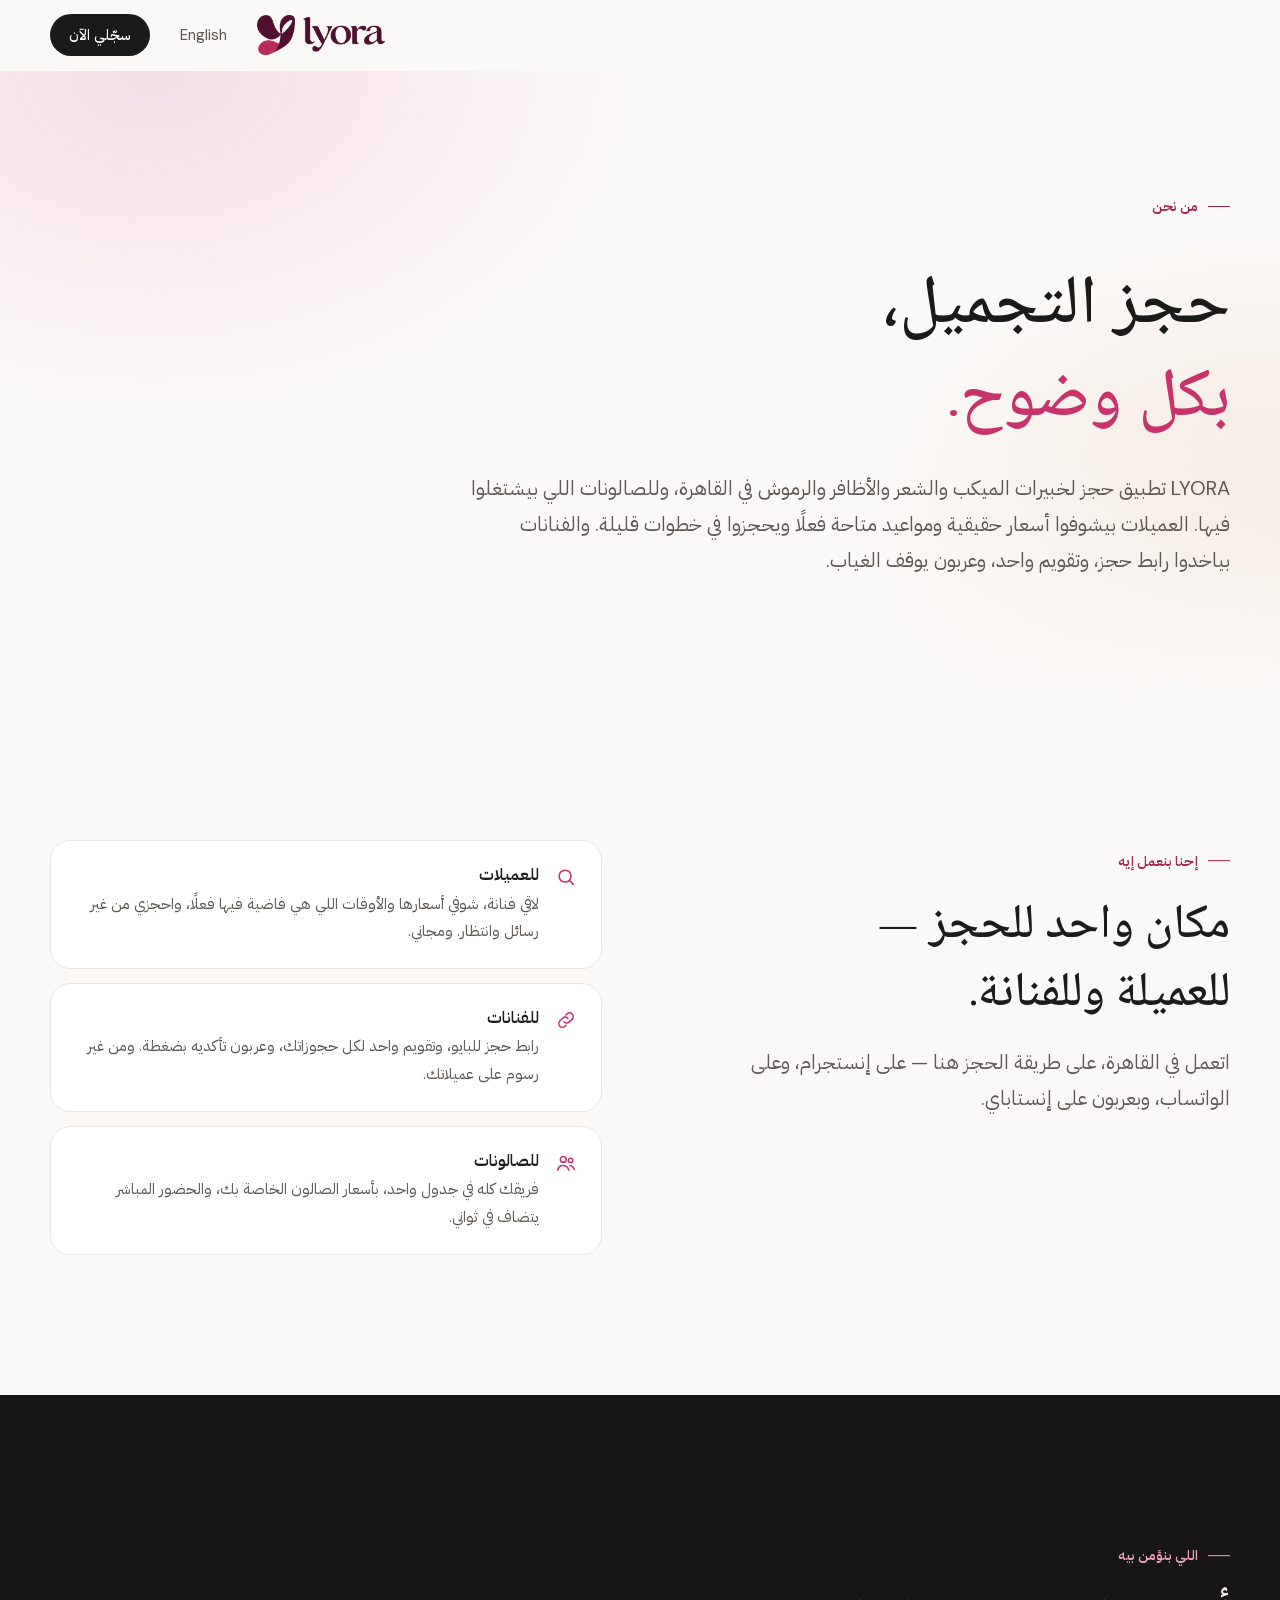
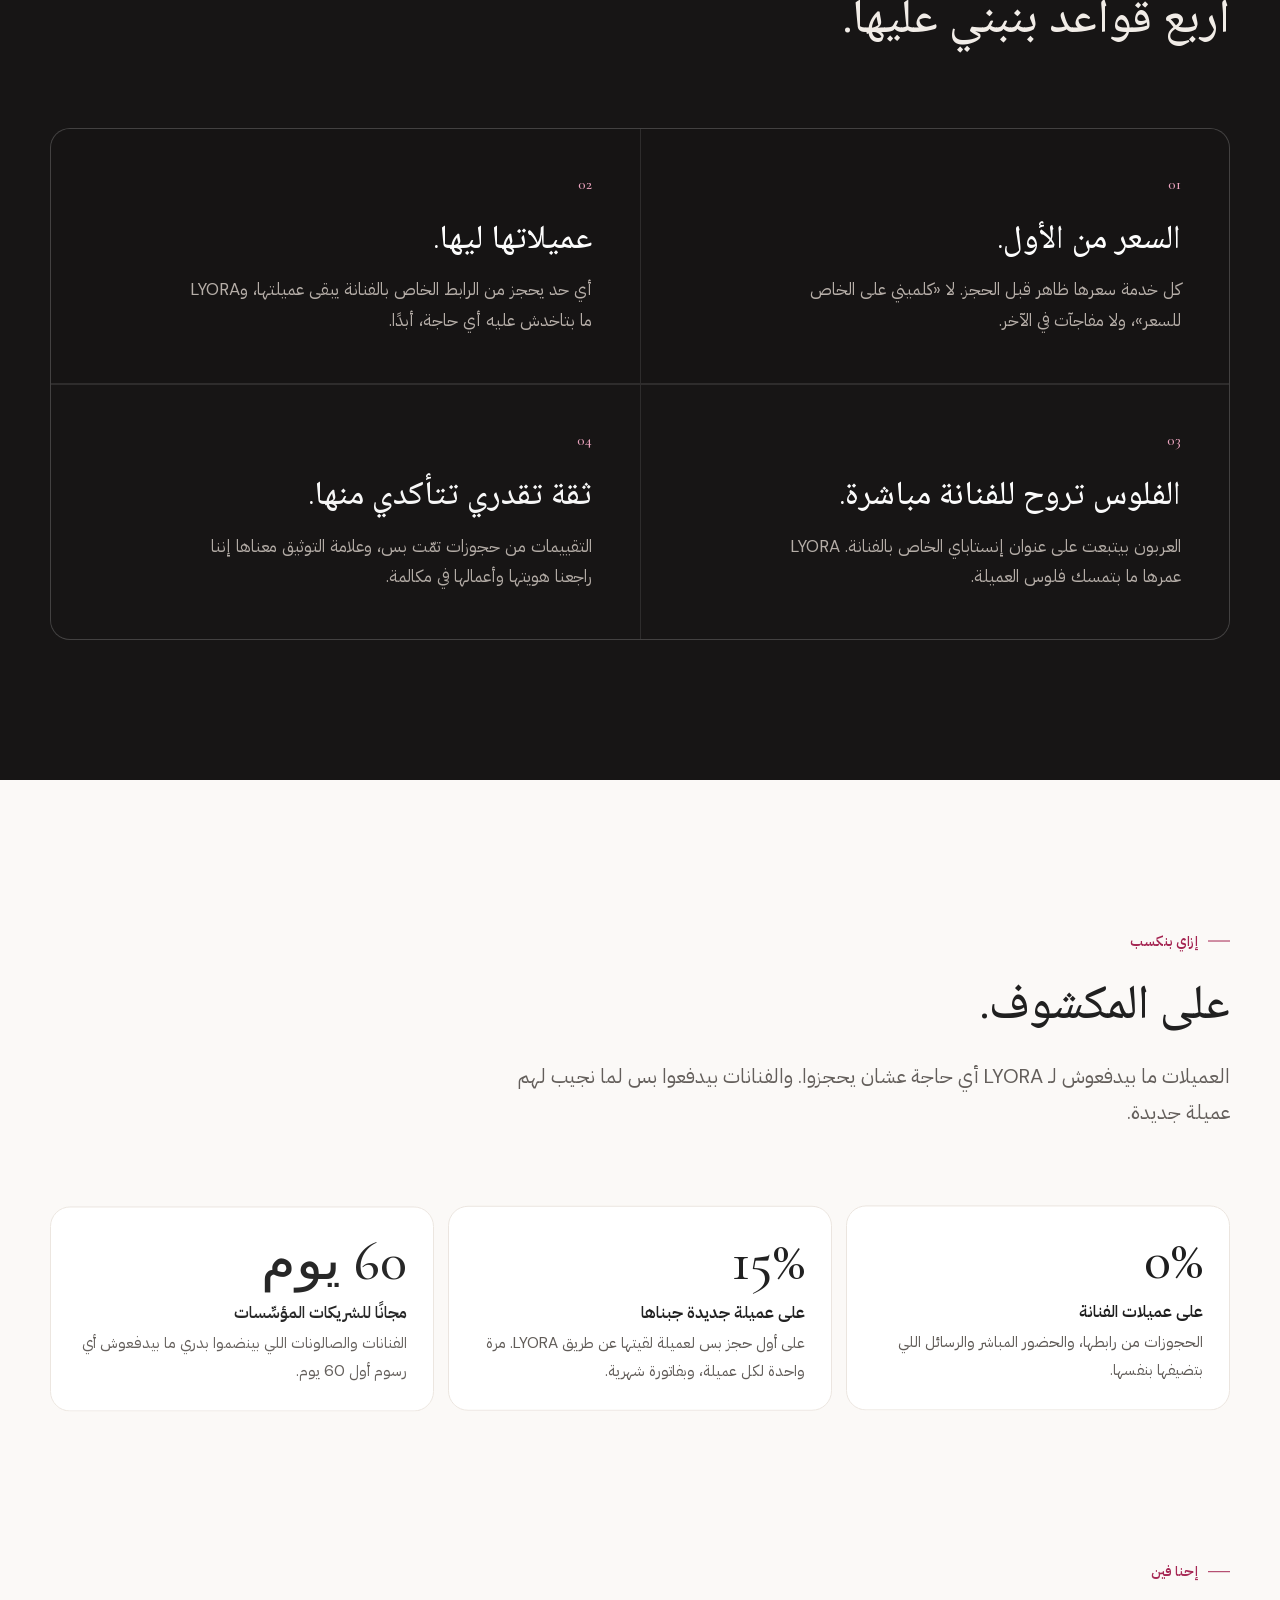
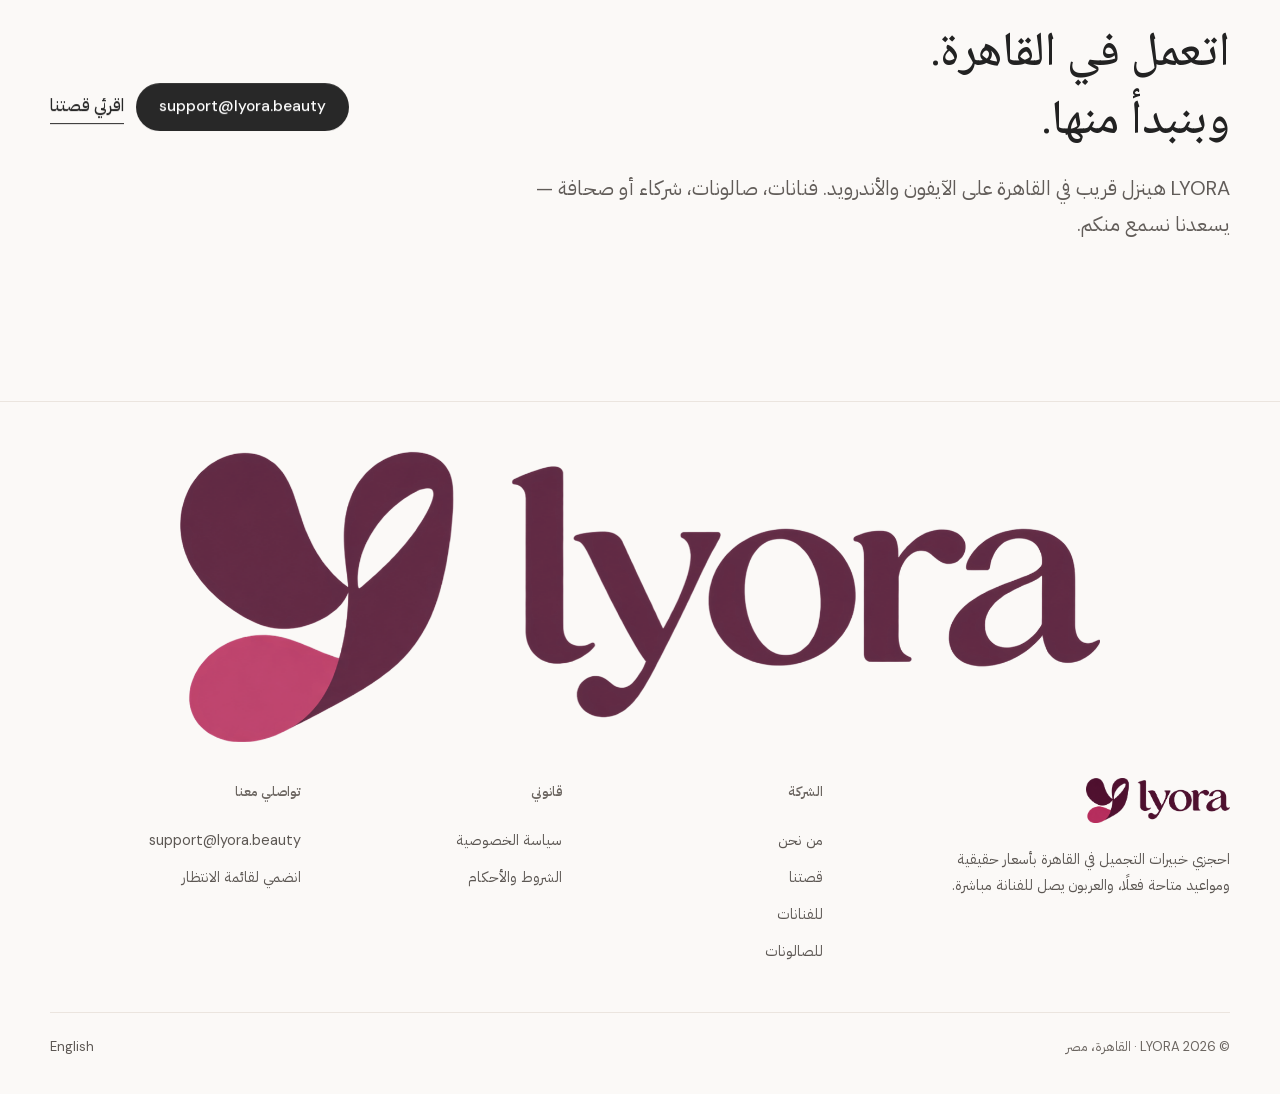
<file: ar/about.html>
<!doctype html>
<html lang="ar-EG" dir="rtl">
<head>
<meta charset="utf-8">
<meta name="viewport" content="width=device-width, initial-scale=1">
<title>من نحن | LYORA</title>
<meta name="description" content="LYORA تطبيق حجز لخبيرات التجميل والصالونات في القاهرة: أسعار حقيقية، مواعيد متاحة فعلًا، وعربون يصل للفنانة مباشرة.">
<link rel="canonical" href="https://lyora.beauty/ar/about.html">
<link rel="alternate" hreflang="en-EG" href="https://lyora.beauty/about.html">
<link rel="alternate" hreflang="ar-EG" href="https://lyora.beauty/ar/about.html">
<meta name="theme-color" content="#fbf9f7">
<meta property="og:type" content="website">
<meta property="og:site_name" content="LYORA">
<meta property="og:title" content="من نحن — LYORA">
<meta property="og:description" content="حجز التجميل في القاهرة، بكل وضوح.">
<meta property="og:url" content="https://lyora.beauty/ar/about.html">
<meta property="og:image" content="https://lyora.beauty/assets/og-ar.jpg?v=fold-1">
<meta name="twitter:card" content="summary_large_image">
<link rel="icon" type="image/png" sizes="32x32" href="/assets/favicon-32.png?v=fold-1">
<link rel="apple-touch-icon" sizes="180x180" href="/assets/apple-touch-icon.png?v=fold-1">
<link rel="preload" href="/assets/fonts/IBMPlexSansArabic-normal-400-arabic.woff2" as="font" type="font/woff2" crossorigin>
<link rel="preload" href="/assets/fonts/NotoNaskhArabic-normal-500-arabic.woff2" as="font" type="font/woff2" crossorigin>
<link rel="stylesheet" href="/assets/fonts.css">
<link rel="stylesheet" href="/assets/site.css?v=fold-1">
<script>(function(){var d=document.documentElement;try{if(matchMedia('(prefers-reduced-motion: reduce)').matches)return;d.classList.add('js-motion')}catch(e){}setTimeout(function(){if(!d.classList.contains('motion'))d.classList.remove('js-motion')},3500)})();</script>
</head>
<body>
<a class="skip" href="#main">انتقلي إلى المحتوى</a>
<header class="site-header">
  <div class="wrap nav">
    <a class="wordmark" href="/ar/" aria-label="LYORA — الصفحة الرئيسية"><img src="/assets/lyora-fold-horizontal.png" width="1693" height="534" alt="" decoding="async"></a>
    <a class="lang" href="/about.html" lang="en" hreflang="en">English</a>
    <a class="btn btn-ink" href="/ar/#waitlist">سجّلي الآن</a>
  </div>
</header>

<main id="main">
  <section class="page-hero">
    <div class="wrap">
      <span class="eyebrow">من نحن</span>
      <h1 class="h1">
        <span class="line"><span>حجز التجميل،</span></span>
        <span class="line"><span><em class="accent">بكل وضوح.</em></span></span>
      </h1>
      <p class="lede">LYORA تطبيق حجز لخبيرات الميكب والشعر والأظافر والرموش في القاهرة، وللصالونات اللي بيشتغلوا فيها. العميلات بيشوفوا أسعار حقيقية ومواعيد متاحة فعلًا ويحجزوا في خطوات قليلة. والفنانات بياخدوا رابط حجز، وتقويم واحد، وعربون يوقف الغياب.</p>
    </div>
  </section>

  <section class="section">
    <div class="wrap split">
      <div data-reveal>
        <span class="eyebrow">إحنا بنعمل إيه</span>
        <h2 class="h2">مكان واحد للحجز&nbsp;— للعميلة وللفنانة.</h2>
        <p class="lede" style="margin-top:20px">اتعمل في القاهرة، على طريقة الحجز هنا — على إنستجرام، وعلى الواتساب، وبعربون على إنستاباي.</p>
      </div>
      <div class="cards" data-stagger>
        <div class="card">
          <svg viewBox="0 0 24 24" fill="none" stroke="currentColor" stroke-width="1.7" stroke-linecap="round" stroke-linejoin="round" aria-hidden="true"><circle cx="11" cy="11" r="6.5"/><path d="m20 20-4.2-4.2"/></svg>
          <div><h3>للعميلات</h3><p>لاقي فنانة، شوفي أسعارها والأوقات اللي هي فاضية فيها فعلًا، واحجزي من غير رسائل وانتظار. ومجاني.</p></div>
        </div>
        <div class="card">
          <svg viewBox="0 0 24 24" fill="none" stroke="currentColor" stroke-width="1.7" stroke-linecap="round" stroke-linejoin="round" aria-hidden="true"><path d="M10 14a4 4 0 0 0 5.7 0l3-3a4 4 0 0 0-5.7-5.7l-1 1"/><path d="M14 10a4 4 0 0 0-5.7 0l-3 3a4 4 0 0 0 5.7 5.7l1-1"/></svg>
          <div><h3>للفنانات</h3><p>رابط حجز للبايو، وتقويم واحد لكل حجوزاتك، وعربون تأكديه بضغطة. ومن غير رسوم على عميلاتك.</p></div>
        </div>
        <div class="card">
          <svg viewBox="0 0 24 24" fill="none" stroke="currentColor" stroke-width="1.7" stroke-linecap="round" stroke-linejoin="round" aria-hidden="true"><circle cx="9" cy="8" r="3.2"/><path d="M3 19.5c.8-3.2 3.2-5 6-5s5.2 1.8 6 5"/><circle cx="17" cy="9" r="2.4"/><path d="M16 14.6c2.4.2 4.2 1.8 5 4.4"/></svg>
          <div><h3>للصالونات</h3><p>فريقك كله في جدول واحد، بأسعار الصالون الخاصة بك، والحضور المباشر يتضاف في ثواني.</p></div>
        </div>
      </div>
    </div>
  </section>

  <section class="section dark" aria-labelledby="believe-title">
    <div class="wrap">
      <div class="section-head" data-reveal>
        <span class="eyebrow">اللي بنؤمن بيه</span>
        <h2 class="h2" id="believe-title">أربع قواعد بنبني عليها.</h2>
      </div>
      <div class="principles" data-stagger>
        <article class="principle">
          <span class="num">01</span>
          <h3>السعر من الأول.</h3>
          <p>كل خدمة سعرها ظاهر قبل الحجز. لا «كلميني على الخاص للسعر»، ولا مفاجآت في الآخر.</p>
        </article>
        <article class="principle">
          <span class="num">02</span>
          <h3>عميلاتها ليها.</h3>
          <p>أي حد يحجز من الرابط الخاص بالفنانة يبقى عميلتها، وLYORA ما بتاخدش عليه أي حاجة، أبدًا.</p>
        </article>
        <article class="principle">
          <span class="num">03</span>
          <h3>الفلوس تروح للفنانة مباشرة.</h3>
          <p>العربون بيتبعت على عنوان إنستاباي الخاص بالفنانة. LYORA عمرها ما بتمسك فلوس العميلة.</p>
        </article>
        <article class="principle">
          <span class="num">04</span>
          <h3>ثقة تقدري تتأكدي منها.</h3>
          <p>التقييمات من حجوزات تمّت بس، وعلامة التوثيق معناها إننا راجعنا هويتها وأعمالها في مكالمة.</p>
        </article>
      </div>
    </div>
  </section>

  <section class="section" aria-labelledby="money-title">
    <div class="wrap">
      <div class="section-head" data-reveal>
        <span class="eyebrow">إزاي بنكسب</span>
        <h2 class="h2" id="money-title">على المكشوف.</h2>
        <p class="lede">العميلات ما بيدفعوش لـ LYORA أي حاجة عشان يحجزوا. والفنانات بيدفعوا بس لما نجيب لهم عميلة جديدة.</p>
      </div>
      <div class="money" data-stagger>
        <div><b>0%</b><h3>على عميلات الفنانة</h3><p>الحجوزات من رابطها، والحضور المباشر والرسائل اللي بتضيفها بنفسها.</p></div>
        <div><b>15%</b><h3>على عميلة جديدة جبناها</h3><p>على أول حجز بس لعميلة لقيتها عن طريق LYORA. مرة واحدة لكل عميلة، وبفاتورة شهرية.</p></div>
        <div><b>60 يوم</b><h3>مجانًا للشريكات المؤسِّسات</h3><p>الفنانات والصالونات اللي بينضموا بدري ما بيدفعوش أي رسوم أول 60 يوم.</p></div>
      </div>
    </div>
  </section>

  <section class="section" style="padding-top:0">
    <div class="wrap contact-band" data-reveal>
      <div>
        <span class="eyebrow">إحنا فين</span>
        <h2 class="h2" style="margin-top:18px">اتعمل في القاهرة. وبنبدأ منها.</h2>
        <p class="lede" style="margin-top:18px">LYORA هينزل قريب في القاهرة على الآيفون والأندرويد. فنانات، صالونات، شركاء أو صحافة — يسعدنا نسمع منكم.</p>
      </div>
      <div class="cta-row">
        <a class="btn btn-ink magnetic" href="mailto:support@lyora.beauty?subject=Hello%20LYORA" dir="ltr">support@lyora.beauty</a>
        <a class="link-arrow" href="/ar/story.html">اقرئي قصتنا</a>
      </div>
    </div>
  </section>
</main>

<footer class="site-footer">
  <div class="wrap">
    <div class="giant" aria-hidden="true"><img class="giant-logo" src="/assets/lyora-fold-horizontal.png" width="1693" height="534" alt="" loading="lazy"></div>
    <div class="foot-grid">
      <div class="foot-brand">
        <a class="wordmark" href="/ar/" aria-label="LYORA — الصفحة الرئيسية"><img src="/assets/lyora-fold-horizontal.png" width="1693" height="534" alt="" decoding="async"></a>
        <p>احجزي خبيرات التجميل في القاهرة بأسعار حقيقية ومواعيد متاحة فعلًا، والعربون يصل للفنانة مباشرة.</p>
        <ul class="social" hidden aria-label="LYORA على وسائل التواصل">
          <li><a href="#" data-net="instagram" target="_blank" rel="noopener" aria-label="LYORA على إنستجرام"><svg viewBox="0 0 24 24" fill="none" stroke="currentColor" stroke-width="1.8" aria-hidden="true"><rect x="3" y="3" width="18" height="18" rx="5.2"/><circle cx="12" cy="12" r="4.1"/><circle cx="17.4" cy="6.6" r="1.1" fill="currentColor" stroke="none"/></svg></a></li>
          <li><a href="#" data-net="facebook" target="_blank" rel="noopener" aria-label="LYORA على فيسبوك"><svg viewBox="0 0 24 24" fill="currentColor" aria-hidden="true"><path d="M13.6 21v-7.6h2.6l.4-3h-3V8.5c0-.9.3-1.5 1.6-1.5h1.6V4.3c-.3 0-1.2-.1-2.3-.1-2.3 0-3.9 1.4-3.9 4v2.2H8v3h2.6V21h3z"/></svg></a></li>
          <li><a href="#" data-net="tiktok" target="_blank" rel="noopener" aria-label="LYORA على تيك توك"><svg viewBox="0 0 24 24" fill="currentColor" aria-hidden="true"><path d="M16.7 3c.3 2.3 1.6 3.8 3.9 4v3.1c-1.4.1-2.7-.3-3.9-1.1v6c0 3.3-2.4 5.9-5.7 5.9-3.2 0-5.6-2.6-5.3-5.8.3-2.9 2.9-5 6-4.7v3.2c-1.5-.3-2.9.6-3 1.9-.1 1.4 1 2.4 2.3 2.4 1.4 0 2.4-1 2.4-2.7V3h3.3z"/></svg></a></li>
        </ul>
      </div>
      <nav class="foot-col" aria-label="الشركة">
        <p class="foot-h">الشركة</p>
        <a href="/ar/about.html">من نحن</a>
        <a href="/ar/story.html">قصتنا</a>
        <a href="/ar/#artists">للفنانات</a>
        <a href="/ar/#salons">للصالونات</a>
      </nav>
      <nav class="foot-col" aria-label="قانوني">
        <p class="foot-h">قانوني</p>
        <a href="/ar/privacy.html">سياسة الخصوصية</a>
        <a href="/ar/terms.html">الشروط والأحكام</a>
      </nav>
      <div class="foot-col">
        <p class="foot-h">تواصلي معنا</p>
        <a href="mailto:support@lyora.beauty" dir="ltr">support@lyora.beauty</a>
        <a href="/ar/#waitlist">انضمي لقائمة الانتظار</a>
      </div>
    </div>
    <div class="foot-bottom">
      <span>© 2026 LYORA · القاهرة، مصر</span>
      <a href="/about.html" lang="en" hreflang="en">English</a>
    </div>
  </div>
</footer>
<a class="wa-fab" href="https://wa.me/201027909082?text=%D8%A3%D9%87%D9%84%D9%8B%D8%A7%20LYORA%D8%8C%20%D8%B9%D9%86%D8%AF%D9%8A%20%D8%B3%D8%A4%D8%A7%D9%84." target="_blank" rel="noopener" aria-label="كلّمي LYORA على واتساب"><span class="wa-ic"><svg viewBox="0 0 24 24" fill="none" stroke="currentColor" stroke-width="1.7" stroke-linecap="round" stroke-linejoin="round" aria-hidden="true"><path d="M3.6 20.4l1.2-4.3A8.6 8.6 0 1 1 8 19.3z"/><path d="M9 8.6c.2-.5.5-.6.8-.6h.5c.2 0 .4.1.5.4l.7 1.6c.1.2 0 .5-.1.7l-.5.6c.6 1.2 1.6 2.2 2.8 2.8l.6-.5c.2-.2.5-.2.7-.1l1.6.7c.3.1.4.3.4.5v.5c0 .3-.1.6-.6.8-.6.3-1.5.4-2.7-.1a9.3 9.3 0 0 1-4.6-4.6c-.5-1.2-.4-2.1-.1-2.7z" fill="currentColor" stroke="none"/></svg></span><span class="wa-label">كلّمينا واتساب</span></a>
<div class="dock"><a class="btn btn-ink dock-cta" href="/ar/#waitlist">انضمي لقائمة الانتظار</a><a class="dock-wa" href="https://wa.me/201027909082?text=%D8%A3%D9%87%D9%84%D9%8B%D8%A7%20LYORA%D8%8C%20%D8%B9%D9%86%D8%AF%D9%8A%20%D8%B3%D8%A4%D8%A7%D9%84." target="_blank" rel="noopener" aria-label="كلّمي LYORA على واتساب"><svg viewBox="0 0 24 24" fill="none" stroke="currentColor" stroke-width="1.7" stroke-linecap="round" stroke-linejoin="round" aria-hidden="true"><path d="M3.6 20.4l1.2-4.3A8.6 8.6 0 1 1 8 19.3z"/><path d="M9 8.6c.2-.5.5-.6.8-.6h.5c.2 0 .4.1.5.4l.7 1.6c.1.2 0 .5-.1.7l-.5.6c.6 1.2 1.6 2.2 2.8 2.8l.6-.5c.2-.2.5-.2.7-.1l1.6.7c.3.1.4.3.4.5v.5c0 .3-.1.6-.6.8-.6.3-1.5.4-2.7-.1a9.3 9.3 0 0 1-4.6-4.6c-.5-1.2-.4-2.1-.1-2.7z" fill="currentColor" stroke="none"/></svg></a></div>

<script src="/assets/vendor/gsap.min.js" defer></script>
<script src="/assets/vendor/ScrollTrigger.min.js" defer></script>
<script src="/assets/vendor/lenis.min.js" defer></script>
<script src="/assets/motion.js?v=fold-1" defer></script>
</body>
</html>
</file>
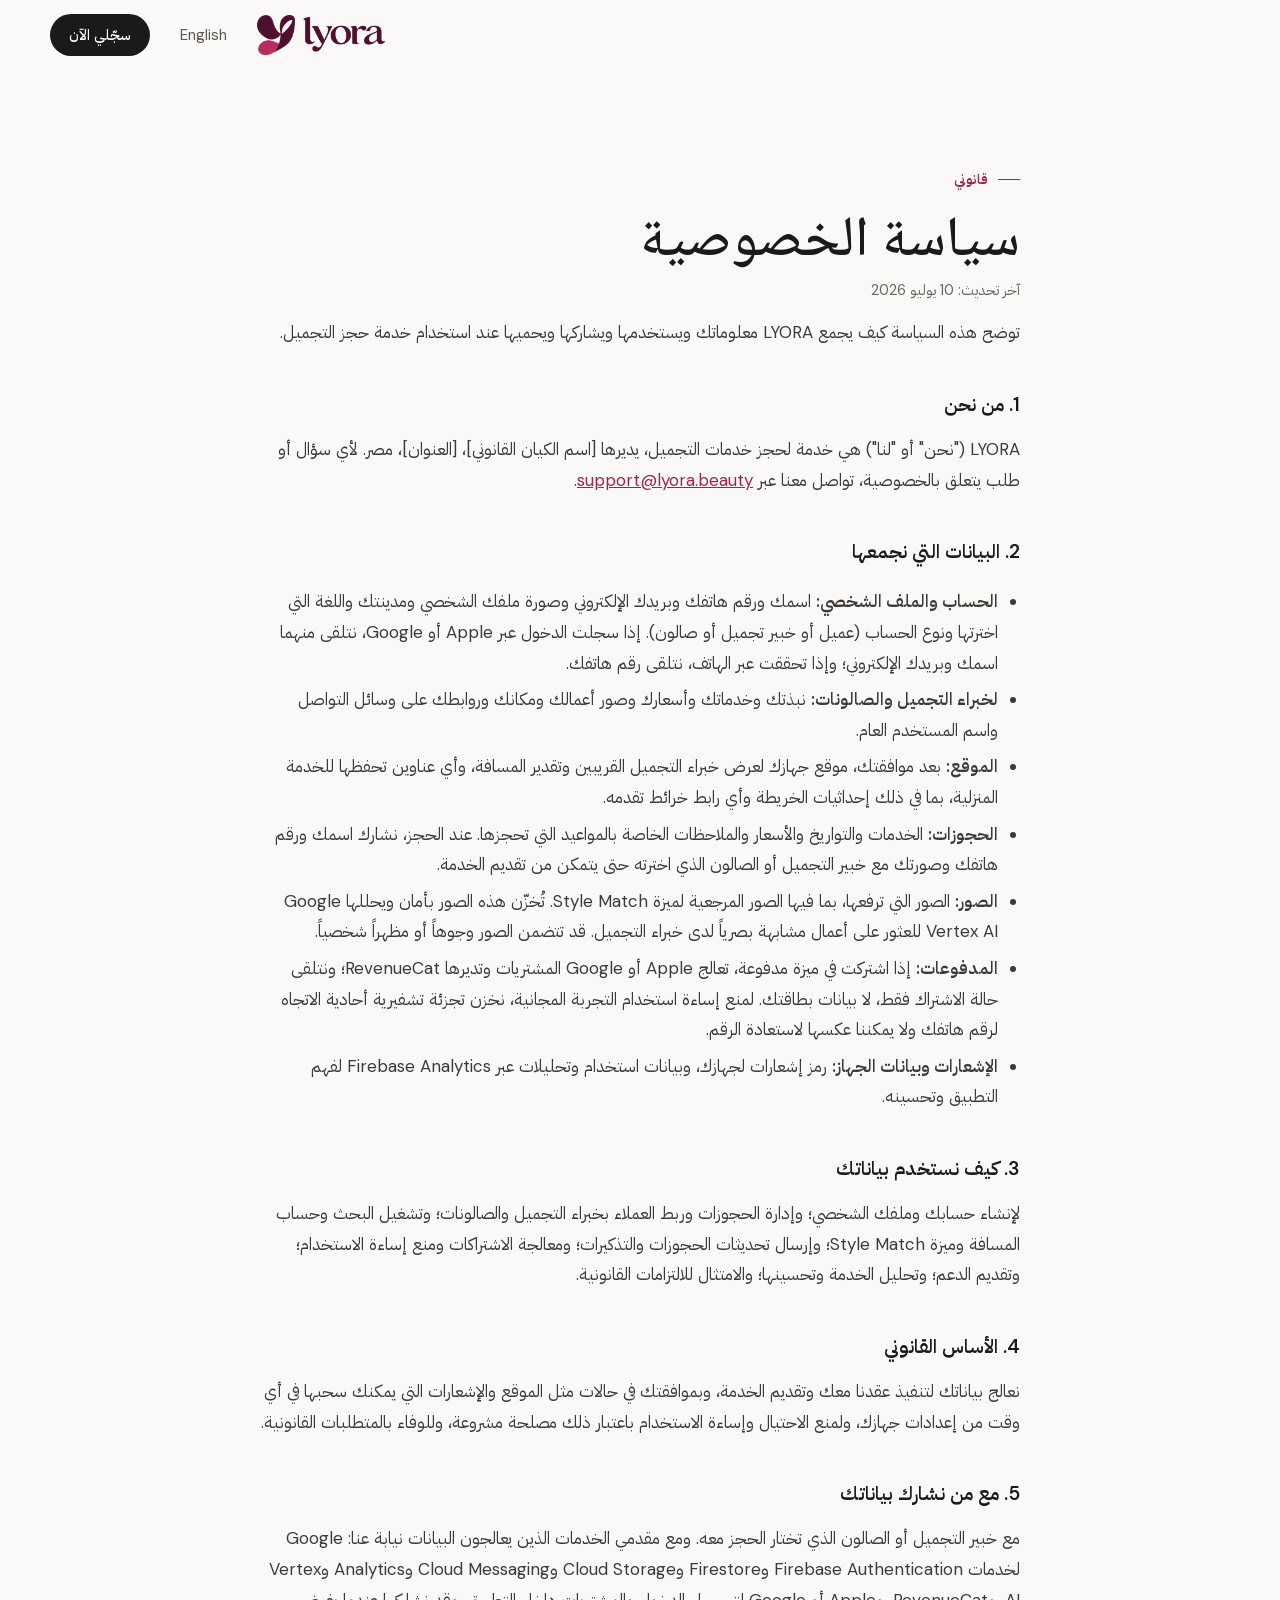
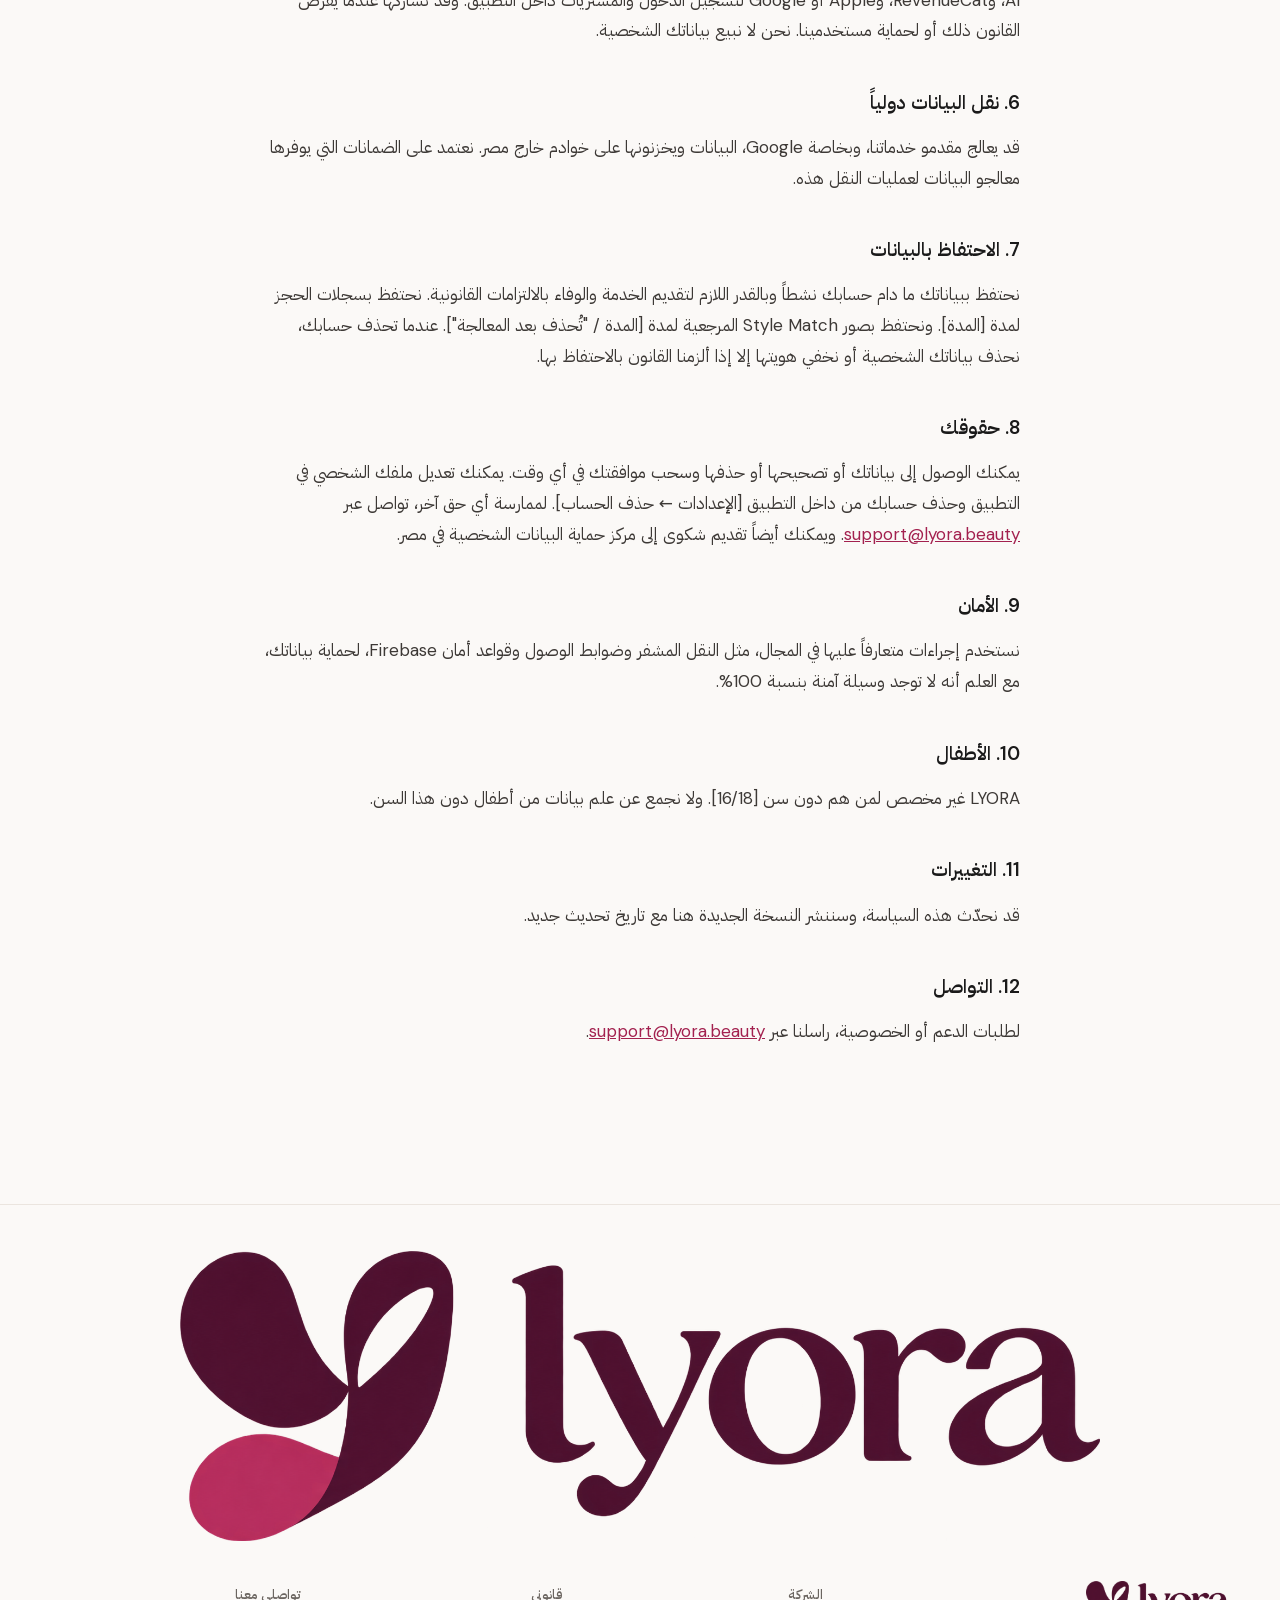
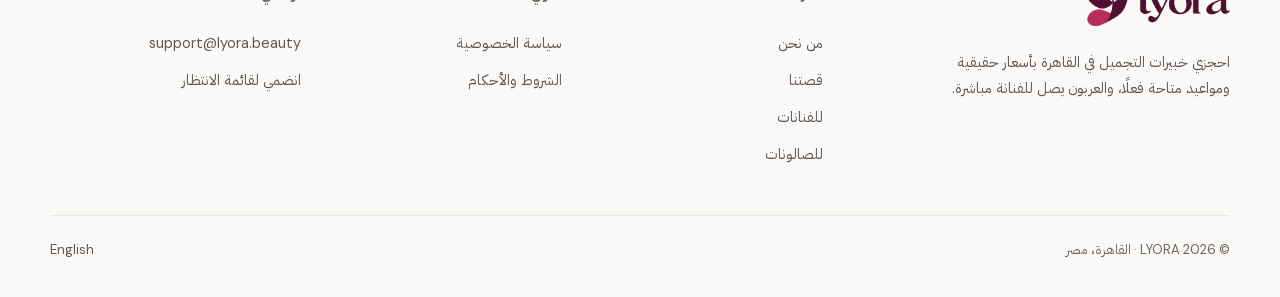
<file: ar/privacy.html>
<!doctype html>
<html lang="ar-EG" dir="rtl">
<head>
<meta charset="utf-8">
<meta name="viewport" content="width=device-width, initial-scale=1">
<title>سياسة الخصوصية | LYORA</title>
<meta name="description" content="توضح سياسة خصوصية LYORA كيفية جمع بياناتك الشخصية واستخدامها ومشاركتها وحمايتها عند استخدام تطبيق حجز خدمات التجميل.">
<link rel="canonical" href="https://lyora.beauty/ar/privacy.html">
<link rel="alternate" hreflang="en-EG" href="https://lyora.beauty/privacy.html">
<link rel="alternate" hreflang="ar-EG" href="https://lyora.beauty/ar/privacy.html">
<link rel="alternate" hreflang="x-default" href="https://lyora.beauty/privacy.html">
<meta name="theme-color" content="#fbf9f7">
<link rel="icon" type="image/png" sizes="32x32" href="/assets/favicon-32.png?v=fold-1">
<link rel="apple-touch-icon" sizes="180x180" href="/assets/apple-touch-icon.png?v=fold-1">
<link rel="preload" href="/assets/fonts/IBMPlexSansArabic-normal-400-arabic.woff2" as="font" type="font/woff2" crossorigin>
<link rel="stylesheet" href="/assets/fonts.css">
<link rel="stylesheet" href="/assets/site.css?v=fold-1">
</head>
<body>
<a class="skip" href="#main">انتقلي إلى المحتوى</a>
<header class="site-header">
  <div class="wrap nav">
    <a class="wordmark" href="/ar/" aria-label="LYORA — الصفحة الرئيسية"><img src="/assets/lyora-fold-horizontal.png" width="1693" height="534" alt="" decoding="async"></a>
    <a class="lang" href="/privacy.html" lang="en" hreflang="en">English</a>
    <a class="btn btn-ink" href="/ar/#waitlist">سجّلي الآن</a>
  </div>
</header>
<main id="main" class="legal">
  <div class="wrap">
  <span class="eyebrow">قانوني</span>
  <h1>سياسة الخصوصية</h1>
  <p class="updated">آخر تحديث: 10 يوليو 2026</p>
  <p class="intro">توضح هذه السياسة كيف يجمع LYORA معلوماتك ويستخدمها ويشاركها ويحميها عند استخدام خدمة حجز التجميل.</p>

  <div class="policy">
    <section>
      <h2>1. من نحن</h2>
      <p>LYORA (&quot;نحن&quot; أو &quot;لنا&quot;) هي خدمة لحجز خدمات التجميل، يديرها [اسم الكيان القانوني]، [العنوان]، مصر. لأي سؤال أو طلب يتعلق بالخصوصية، تواصل معنا عبر <a href="mailto:support@lyora.beauty?subject=LYORA%20privacy%20request">support@lyora.beauty</a>.</p>
    </section>

    <section>
      <h2>2. البيانات التي نجمعها</h2>
      <ul>
        <li><strong>الحساب والملف الشخصي:</strong> اسمك ورقم هاتفك وبريدك الإلكتروني وصورة ملفك الشخصي ومدينتك واللغة التي اخترتها ونوع الحساب (عميل أو خبير تجميل أو صالون). إذا سجلت الدخول عبر Apple أو Google، نتلقى منهما اسمك وبريدك الإلكتروني؛ وإذا تحققت عبر الهاتف، نتلقى رقم هاتفك.</li>
        <li><strong>لخبراء التجميل والصالونات:</strong> نبذتك وخدماتك وأسعارك وصور أعمالك ومكانك وروابطك على وسائل التواصل واسم المستخدم العام.</li>
        <li><strong>الموقع:</strong> بعد موافقتك، موقع جهازك لعرض خبراء التجميل القريبين وتقدير المسافة، وأي عناوين تحفظها للخدمة المنزلية، بما في ذلك إحداثيات الخريطة وأي رابط خرائط تقدمه.</li>
        <li><strong>الحجوزات:</strong> الخدمات والتواريخ والأسعار والملاحظات الخاصة بالمواعيد التي تحجزها. عند الحجز، نشارك اسمك ورقم هاتفك وصورتك مع خبير التجميل أو الصالون الذي اخترته حتى يتمكن من تقديم الخدمة.</li>
        <li><strong>الصور:</strong> الصور التي ترفعها، بما فيها الصور المرجعية لميزة Style Match. تُخزّن هذه الصور بأمان ويحللها Google Vertex AI للعثور على أعمال مشابهة بصرياً لدى خبراء التجميل. قد تتضمن الصور وجوهاً أو مظهراً شخصياً.</li>
        <li><strong>المدفوعات:</strong> إذا اشتركت في ميزة مدفوعة، تعالج Apple أو Google المشتريات وتديرها RevenueCat؛ ونتلقى حالة الاشتراك فقط، لا بيانات بطاقتك. لمنع إساءة استخدام التجربة المجانية، نخزن تجزئة تشفيرية أحادية الاتجاه لرقم هاتفك ولا يمكننا عكسها لاستعادة الرقم.</li>
        <li><strong>الإشعارات وبيانات الجهاز:</strong> رمز إشعارات لجهازك، وبيانات استخدام وتحليلات عبر Firebase Analytics لفهم التطبيق وتحسينه.</li>
      </ul>
    </section>

    <section>
      <h2>3. كيف نستخدم بياناتك</h2>
      <p>لإنشاء حسابك وملفك الشخصي؛ وإدارة الحجوزات وربط العملاء بخبراء التجميل والصالونات؛ وتشغيل البحث وحساب المسافة وميزة Style Match؛ وإرسال تحديثات الحجوزات والتذكيرات؛ ومعالجة الاشتراكات ومنع إساءة الاستخدام؛ وتقديم الدعم؛ وتحليل الخدمة وتحسينها؛ والامتثال للالتزامات القانونية.</p>
    </section>

    <section>
      <h2>4. الأساس القانوني</h2>
      <p>نعالج بياناتك لتنفيذ عقدنا معك وتقديم الخدمة، وبموافقتك في حالات مثل الموقع والإشعارات التي يمكنك سحبها في أي وقت من إعدادات جهازك، ولمنع الاحتيال وإساءة الاستخدام باعتبار ذلك مصلحة مشروعة، وللوفاء بالمتطلبات القانونية.</p>
    </section>

    <section>
      <h2>5. مع من نشارك بياناتك</h2>
      <p>مع خبير التجميل أو الصالون الذي تختار الحجز معه. ومع مقدمي الخدمات الذين يعالجون البيانات نيابة عنا: Google لخدمات Firebase Authentication وFirestore وCloud Storage وCloud Messaging وAnalytics وVertex AI، وRevenueCat، وApple أو Google لتسجيل الدخول والمشتريات داخل التطبيق. وقد نشاركها عندما يفرض القانون ذلك أو لحماية مستخدمينا. نحن لا نبيع بياناتك الشخصية.</p>
    </section>

    <section>
      <h2>6. نقل البيانات دولياً</h2>
      <p>قد يعالج مقدمو خدماتنا، وبخاصة Google، البيانات ويخزنونها على خوادم خارج مصر. نعتمد على الضمانات التي يوفرها معالجو البيانات لعمليات النقل هذه.</p>
    </section>

    <section>
      <h2>7. الاحتفاظ بالبيانات</h2>
      <p>نحتفظ ببياناتك ما دام حسابك نشطاً وبالقدر اللازم لتقديم الخدمة والوفاء بالالتزامات القانونية. نحتفظ بسجلات الحجز لمدة [المدة]. ونحتفظ بصور Style Match المرجعية لمدة [المدة / &quot;تُحذف بعد المعالجة&quot;]. عندما تحذف حسابك، نحذف بياناتك الشخصية أو نخفي هويتها إلا إذا ألزمنا القانون بالاحتفاظ بها.</p>
    </section>

    <section>
      <h2>8. حقوقك</h2>
      <p>يمكنك الوصول إلى بياناتك أو تصحيحها أو حذفها وسحب موافقتك في أي وقت. يمكنك تعديل ملفك الشخصي في التطبيق وحذف حسابك من داخل التطبيق [الإعدادات ← حذف الحساب]. لممارسة أي حق آخر، تواصل عبر <a href="mailto:support@lyora.beauty?subject=LYORA%20privacy%20request">support@lyora.beauty</a>. ويمكنك أيضاً تقديم شكوى إلى مركز حماية البيانات الشخصية في مصر.</p>
    </section>

    <section>
      <h2>9. الأمان</h2>
      <p>نستخدم إجراءات متعارفاً عليها في المجال، مثل النقل المشفر وضوابط الوصول وقواعد أمان Firebase، لحماية بياناتك، مع العلم أنه لا توجد وسيلة آمنة بنسبة 100%.</p>
    </section>

    <section>
      <h2>10. الأطفال</h2>
      <p>LYORA غير مخصص لمن هم دون سن [16/18]. ولا نجمع عن علم بيانات من أطفال دون هذا السن.</p>
    </section>

    <section>
      <h2>11. التغييرات</h2>
      <p>قد نحدّث هذه السياسة، وسننشر النسخة الجديدة هنا مع تاريخ تحديث جديد.</p>
    </section>

    <section>
      <h2>12. التواصل</h2>
      <p>لطلبات الدعم أو الخصوصية، راسلنا عبر <a href="mailto:support@lyora.beauty?subject=LYORA%20support">support@lyora.beauty</a>.</p>
    </section>
  </div>
  </div>
</main>
<footer class="site-footer">
  <div class="wrap">
    <div class="giant" aria-hidden="true"><img class="giant-logo" src="/assets/lyora-fold-horizontal.png" width="1693" height="534" alt="" loading="lazy"></div>
    <div class="foot-grid">
      <div class="foot-brand">
        <a class="wordmark" href="/ar/" aria-label="LYORA — الصفحة الرئيسية"><img src="/assets/lyora-fold-horizontal.png" width="1693" height="534" alt="" decoding="async"></a>
        <p>احجزي خبيرات التجميل في القاهرة بأسعار حقيقية ومواعيد متاحة فعلًا، والعربون يصل للفنانة مباشرة.</p>
        <ul class="social" hidden aria-label="LYORA على وسائل التواصل">
          <li><a href="#" data-net="instagram" target="_blank" rel="noopener" aria-label="LYORA على إنستجرام"><svg viewBox="0 0 24 24" fill="none" stroke="currentColor" stroke-width="1.8" aria-hidden="true"><rect x="3" y="3" width="18" height="18" rx="5.2"/><circle cx="12" cy="12" r="4.1"/><circle cx="17.4" cy="6.6" r="1.1" fill="currentColor" stroke="none"/></svg></a></li>
          <li><a href="#" data-net="facebook" target="_blank" rel="noopener" aria-label="LYORA على فيسبوك"><svg viewBox="0 0 24 24" fill="currentColor" aria-hidden="true"><path d="M13.6 21v-7.6h2.6l.4-3h-3V8.5c0-.9.3-1.5 1.6-1.5h1.6V4.3c-.3 0-1.2-.1-2.3-.1-2.3 0-3.9 1.4-3.9 4v2.2H8v3h2.6V21h3z"/></svg></a></li>
          <li><a href="#" data-net="tiktok" target="_blank" rel="noopener" aria-label="LYORA على تيك توك"><svg viewBox="0 0 24 24" fill="currentColor" aria-hidden="true"><path d="M16.7 3c.3 2.3 1.6 3.8 3.9 4v3.1c-1.4.1-2.7-.3-3.9-1.1v6c0 3.3-2.4 5.9-5.7 5.9-3.2 0-5.6-2.6-5.3-5.8.3-2.9 2.9-5 6-4.7v3.2c-1.5-.3-2.9.6-3 1.9-.1 1.4 1 2.4 2.3 2.4 1.4 0 2.4-1 2.4-2.7V3h3.3z"/></svg></a></li>
        </ul>
      </div>
      <nav class="foot-col" aria-label="الشركة">
        <p class="foot-h">الشركة</p>
        <a href="/ar/about.html">من نحن</a>
        <a href="/ar/story.html">قصتنا</a>
        <a href="/ar/#artists">للفنانات</a>
        <a href="/ar/#salons">للصالونات</a>
      </nav>
      <nav class="foot-col" aria-label="قانوني">
        <p class="foot-h">قانوني</p>
        <a href="/ar/privacy.html">سياسة الخصوصية</a>
        <a href="/ar/terms.html">الشروط والأحكام</a>
      </nav>
      <div class="foot-col">
        <p class="foot-h">تواصلي معنا</p>
        <a href="mailto:support@lyora.beauty" dir="ltr">support@lyora.beauty</a>
        <a href="/ar/#waitlist">انضمي لقائمة الانتظار</a>
      </div>
    </div>
    <div class="foot-bottom">
      <span>© 2026 LYORA · القاهرة، مصر</span>
      <a href="/privacy.html" lang="en" hreflang="en">English</a>
    </div>
  </div>
</footer>
<a class="wa-fab" href="https://wa.me/201027909082?text=%D8%A3%D9%87%D9%84%D9%8B%D8%A7%20LYORA%D8%8C%20%D8%B9%D9%86%D8%AF%D9%8A%20%D8%B3%D8%A4%D8%A7%D9%84." target="_blank" rel="noopener" aria-label="كلّمي LYORA على واتساب"><span class="wa-ic"><svg viewBox="0 0 24 24" fill="none" stroke="currentColor" stroke-width="1.7" stroke-linecap="round" stroke-linejoin="round" aria-hidden="true"><path d="M3.6 20.4l1.2-4.3A8.6 8.6 0 1 1 8 19.3z"/><path d="M9 8.6c.2-.5.5-.6.8-.6h.5c.2 0 .4.1.5.4l.7 1.6c.1.2 0 .5-.1.7l-.5.6c.6 1.2 1.6 2.2 2.8 2.8l.6-.5c.2-.2.5-.2.7-.1l1.6.7c.3.1.4.3.4.5v.5c0 .3-.1.6-.6.8-.6.3-1.5.4-2.7-.1a9.3 9.3 0 0 1-4.6-4.6c-.5-1.2-.4-2.1-.1-2.7z" fill="currentColor" stroke="none"/></svg></span><span class="wa-label">كلّمينا واتساب</span></a>
<div class="dock"><a class="btn btn-ink dock-cta" href="/ar/#waitlist">انضمي لقائمة الانتظار</a><a class="dock-wa" href="https://wa.me/201027909082?text=%D8%A3%D9%87%D9%84%D9%8B%D8%A7%20LYORA%D8%8C%20%D8%B9%D9%86%D8%AF%D9%8A%20%D8%B3%D8%A4%D8%A7%D9%84." target="_blank" rel="noopener" aria-label="كلّمي LYORA على واتساب"><svg viewBox="0 0 24 24" fill="none" stroke="currentColor" stroke-width="1.7" stroke-linecap="round" stroke-linejoin="round" aria-hidden="true"><path d="M3.6 20.4l1.2-4.3A8.6 8.6 0 1 1 8 19.3z"/><path d="M9 8.6c.2-.5.5-.6.8-.6h.5c.2 0 .4.1.5.4l.7 1.6c.1.2 0 .5-.1.7l-.5.6c.6 1.2 1.6 2.2 2.8 2.8l.6-.5c.2-.2.5-.2.7-.1l1.6.7c.3.1.4.3.4.5v.5c0 .3-.1.6-.6.8-.6.3-1.5.4-2.7-.1a9.3 9.3 0 0 1-4.6-4.6c-.5-1.2-.4-2.1-.1-2.7z" fill="currentColor" stroke="none"/></svg></a></div>
<script src="/assets/motion.js?v=fold-1" defer></script>
</body>
</html>
</file>
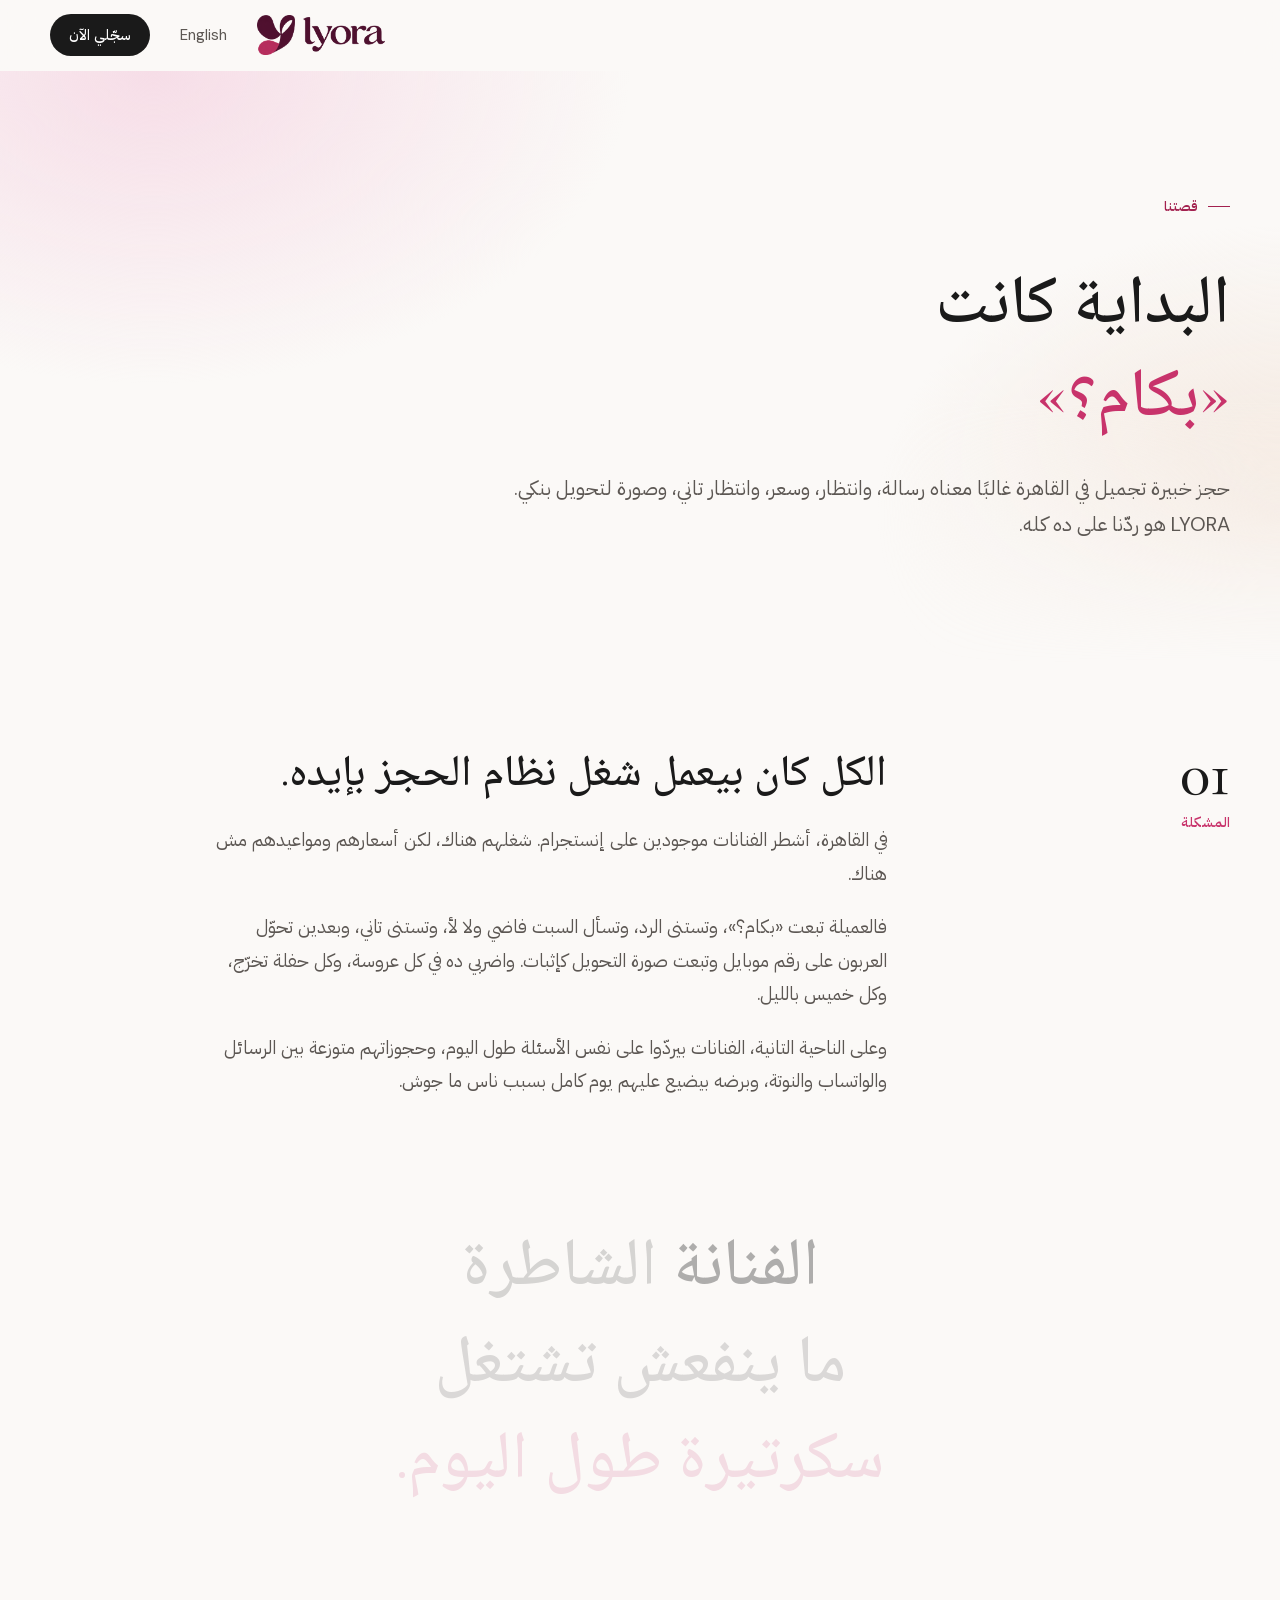
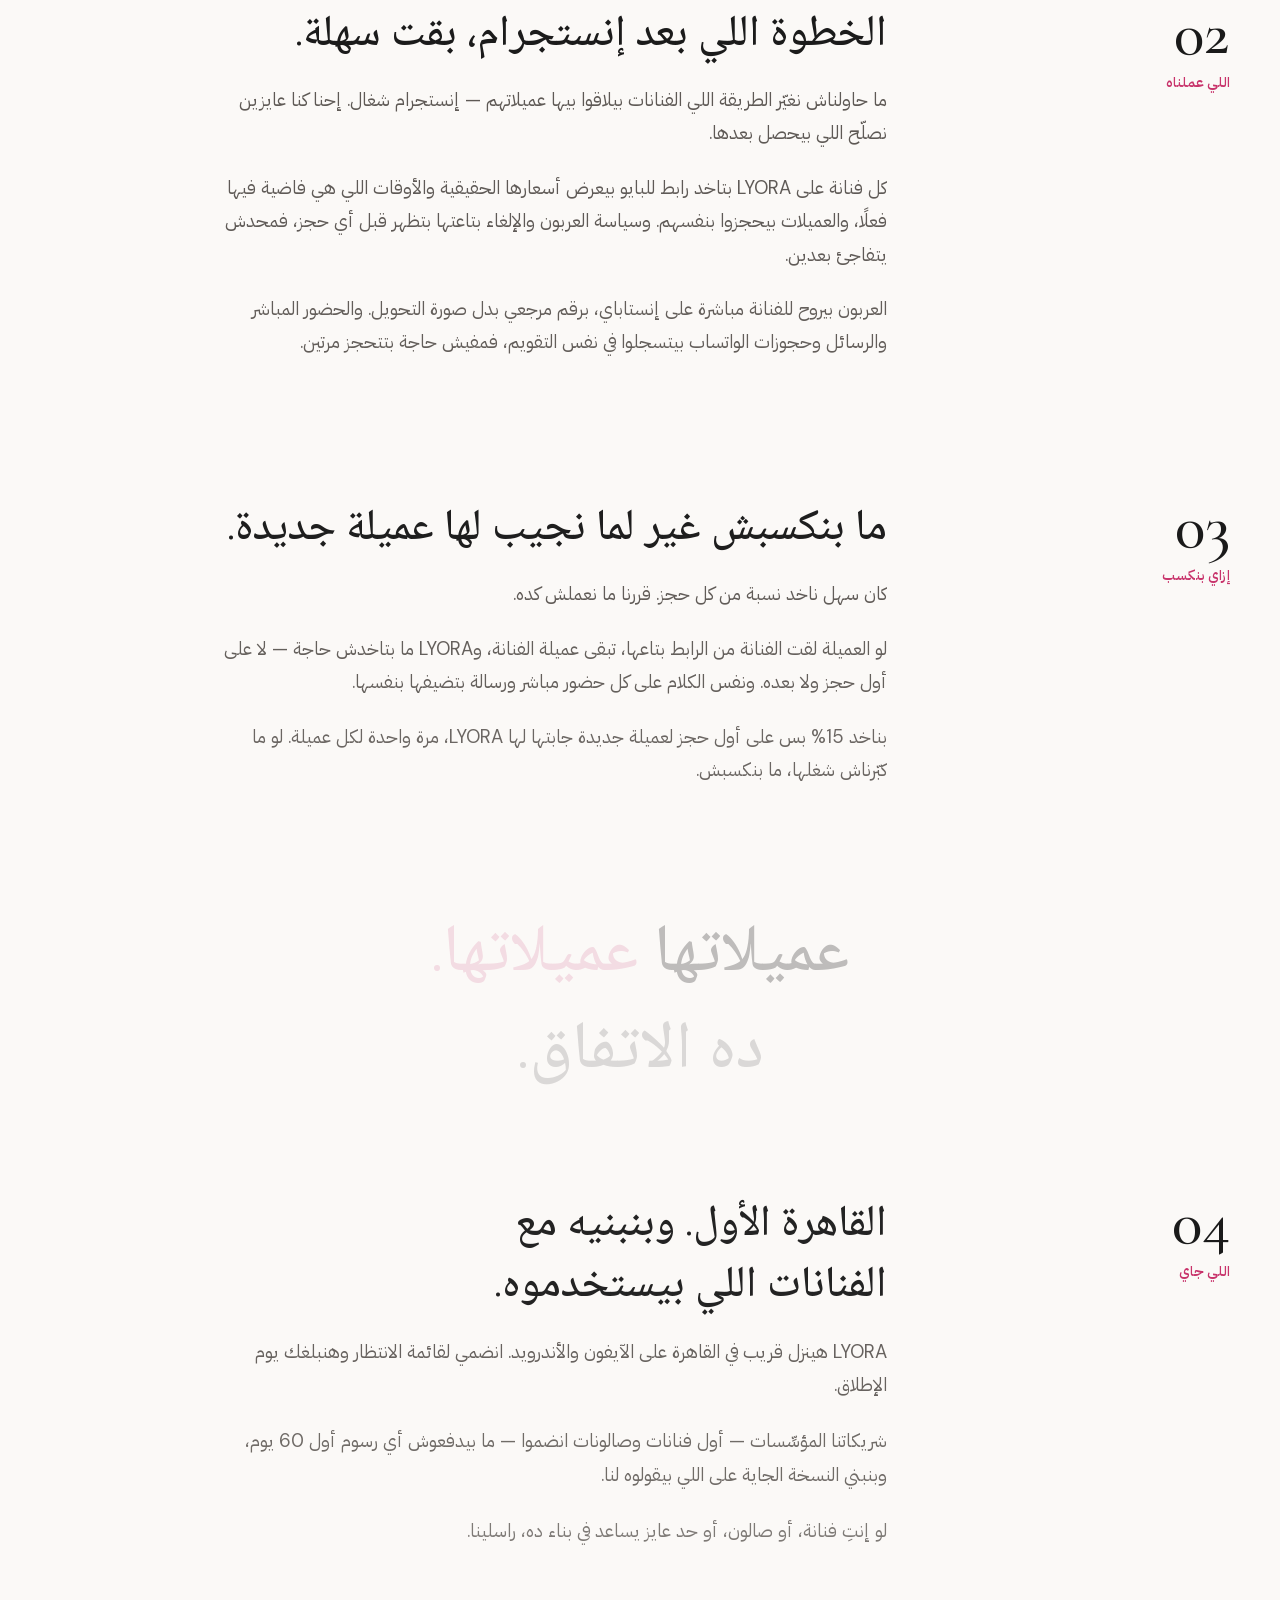
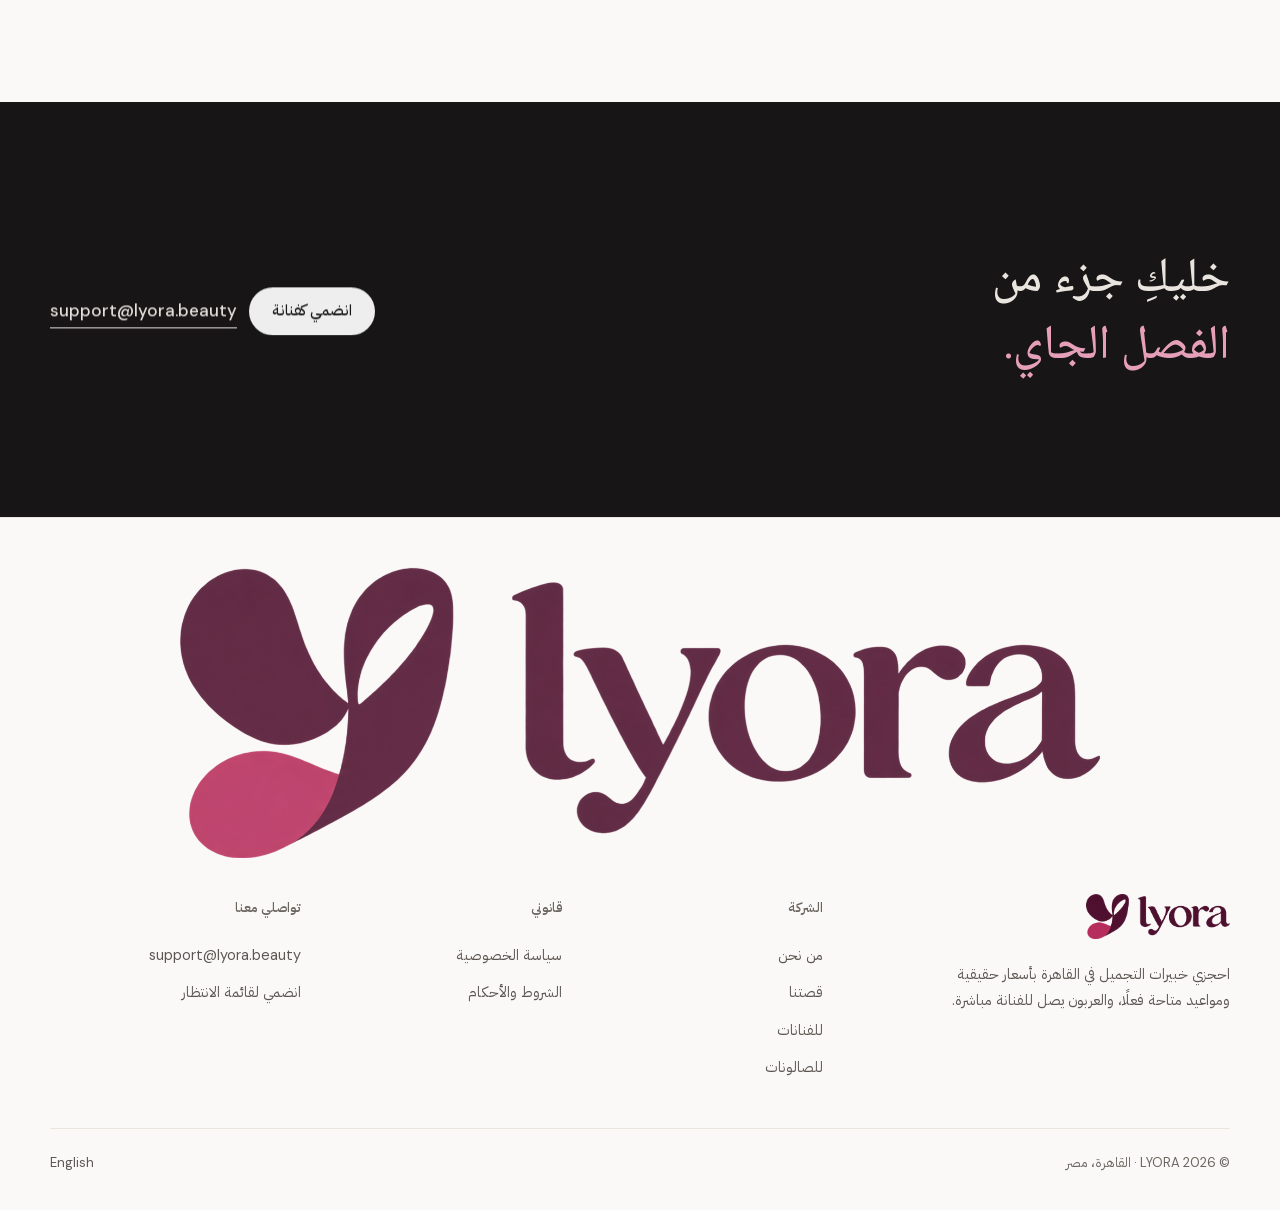
<file: ar/story.html>
<!doctype html>
<html lang="ar-EG" dir="rtl">
<head>
<meta charset="utf-8">
<meta name="viewport" content="width=device-width, initial-scale=1">
<title>قصتنا | LYORA</title>
<meta name="description" content="ليه عملنا LYORA: حجز خبيرة تجميل في القاهرة ما ينفعش ياخد عشر رسائل وصورة تحويل بنكي.">
<link rel="canonical" href="https://lyora.beauty/ar/story.html">
<link rel="alternate" hreflang="en-EG" href="https://lyora.beauty/story.html">
<link rel="alternate" hreflang="ar-EG" href="https://lyora.beauty/ar/story.html">
<meta name="theme-color" content="#fbf9f7">
<meta property="og:type" content="article">
<meta property="og:site_name" content="LYORA">
<meta property="og:title" content="قصتنا — LYORA">
<meta property="og:description" content="البداية كانت «بكام؟».">
<meta property="og:url" content="https://lyora.beauty/ar/story.html">
<meta property="og:image" content="https://lyora.beauty/assets/og-ar.jpg?v=fold-1">
<meta name="twitter:card" content="summary_large_image">
<link rel="icon" type="image/png" sizes="32x32" href="/assets/favicon-32.png?v=fold-1">
<link rel="apple-touch-icon" sizes="180x180" href="/assets/apple-touch-icon.png?v=fold-1">
<link rel="preload" href="/assets/fonts/IBMPlexSansArabic-normal-400-arabic.woff2" as="font" type="font/woff2" crossorigin>
<link rel="preload" href="/assets/fonts/NotoNaskhArabic-normal-500-arabic.woff2" as="font" type="font/woff2" crossorigin>
<link rel="stylesheet" href="/assets/fonts.css">
<link rel="stylesheet" href="/assets/site.css?v=fold-1">
<script>(function(){var d=document.documentElement;try{if(matchMedia('(prefers-reduced-motion: reduce)').matches)return;d.classList.add('js-motion')}catch(e){}setTimeout(function(){if(!d.classList.contains('motion'))d.classList.remove('js-motion')},3500)})();</script>
</head>
<body>
<a class="skip" href="#main">انتقلي إلى المحتوى</a>
<header class="site-header">
  <div class="wrap nav">
    <a class="wordmark" href="/ar/" aria-label="LYORA — الصفحة الرئيسية"><img src="/assets/lyora-fold-horizontal.png" width="1693" height="534" alt="" decoding="async"></a>
    <a class="lang" href="/story.html" lang="en" hreflang="en">English</a>
    <a class="btn btn-ink" href="/ar/#waitlist">سجّلي الآن</a>
  </div>
</header>

<main id="main">
  <section class="page-hero">
    <div class="wrap">
      <span class="eyebrow">قصتنا</span>
      <h1 class="h1">
        <span class="line"><span>البداية كانت</span></span>
        <span class="line"><span><em class="accent">«بكام؟»</em></span></span>
      </h1>
      <p class="lede">حجز خبيرة تجميل في القاهرة غالبًا معناه رسالة، وانتظار، وسعر، وانتظار تاني، وصورة لتحويل بنكي. LYORA هو ردّنا على ده كله.</p>
    </div>
  </section>

  <section class="section" style="padding-top:clamp(40px,6vw,80px)">
    <div class="wrap">
      <div class="chapters">
        <article class="chapter">
          <div class="chapter-n"><b>01</b>المشكلة</div>
          <div class="prose" data-reveal>
            <h2>الكل كان بيعمل شغل نظام الحجز بإيده.</h2>
            <p>في القاهرة، أشطر الفنانات موجودين على إنستجرام. شغلهم هناك، لكن أسعارهم ومواعيدهم مش هناك.</p>
            <p>فالعميلة تبعت «بكام؟»، وتستنى الرد، وتسأل السبت فاضي ولا لأ، وتستنى تاني، وبعدين تحوّل العربون على رقم موبايل وتبعت صورة التحويل كإثبات. واضربي ده في كل عروسة، وكل حفلة تخرّج، وكل خميس بالليل.</p>
            <p>وعلى الناحية التانية، الفنانات بيردّوا على نفس الأسئلة طول اليوم، وحجوزاتهم متوزعة بين الرسائل والواتساب والنوتة، وبرضه بيضيع عليهم يوم كامل بسبب ناس ما جوش.</p>
          </div>
        </article>
      </div>

      <p class="pull" data-words>الفنانة الشاطرة ما ينفعش تشتغل <em>سكرتيرة طول اليوم.</em></p>

      <div class="chapters">
        <article class="chapter">
          <div class="chapter-n"><b>02</b>اللي عملناه</div>
          <div class="prose" data-reveal>
            <h2>الخطوة اللي بعد إنستجرام، بقت سهلة.</h2>
            <p>ما حاولناش نغيّر الطريقة اللي الفنانات بيلاقوا بيها عميلاتهم — إنستجرام شغال. إحنا كنا عايزين نصلّح اللي بيحصل بعدها.</p>
            <p>كل فنانة على LYORA بتاخد رابط للبايو بيعرض أسعارها الحقيقية والأوقات اللي هي فاضية فيها فعلًا، والعميلات بيحجزوا بنفسهم. وسياسة العربون والإلغاء بتاعتها بتظهر قبل أي حجز، فمحدش يتفاجئ بعدين.</p>
            <p>العربون بيروح للفنانة مباشرة على إنستاباي، برقم مرجعي بدل صورة التحويل. والحضور المباشر والرسائل وحجوزات الواتساب بيتسجلوا في نفس التقويم، فمفيش حاجة بتتحجز مرتين.</p>
          </div>
        </article>
        <article class="chapter">
          <div class="chapter-n"><b>03</b>إزاي بنكسب</div>
          <div class="prose" data-reveal>
            <h2>ما بنكسبش غير لما نجيب لها عميلة جديدة.</h2>
            <p>كان سهل ناخد نسبة من كل حجز. قررنا ما نعملش كده.</p>
            <p>لو العميلة لقت الفنانة من الرابط بتاعها، تبقى عميلة الفنانة، وLYORA ما بتاخدش حاجة — لا على أول حجز ولا بعده. ونفس الكلام على كل حضور مباشر ورسالة بتضيفها بنفسها.</p>
            <p>بناخد 15% بس على أول حجز لعميلة جديدة جابتها لها LYORA، مرة واحدة لكل عميلة. لو ما كبّرناش شغلها، ما بنكسبش.</p>
          </div>
        </article>
      </div>

      <p class="pull" data-words>عميلاتها <em>عميلاتها.</em> ده الاتفاق.</p>

      <div class="chapters">
        <article class="chapter">
          <div class="chapter-n"><b>04</b>اللي جاي</div>
          <div class="prose" data-reveal>
            <h2>القاهرة الأول. وبنبنيه مع الفنانات اللي بيستخدموه.</h2>
            <p>LYORA هينزل قريب في القاهرة على الآيفون والأندرويد. انضمي لقائمة الانتظار وهنبلغك يوم الإطلاق.</p>
            <p>شريكاتنا المؤسِّسات — أول فنانات وصالونات انضموا — ما بيدفعوش أي رسوم أول 60 يوم، وبنبني النسخة الجاية على اللي بيقولوه لنا.</p>
            <p>لو إنتِ فنانة، أو صالون، أو حد عايز يساعد في بناء ده، راسلينا.</p>
          </div>
        </article>
      </div>
    </div>
  </section>

  <section class="section dark">
    <div class="wrap contact-band" data-reveal>
      <h2 class="h2">خليكِ جزء من <em class="accent">الفصل الجاي.</em></h2>
      <div class="cta-row" style="margin-top:0">
        <a class="btn btn-light magnetic" href="/ar/?role=artist#waitlist">انضمي كفنانة</a>
        <a class="link-arrow" href="mailto:support@lyora.beauty?subject=Hello%20LYORA" dir="ltr">support@lyora.beauty</a>
      </div>
    </div>
  </section>
</main>

<footer class="site-footer">
  <div class="wrap">
    <div class="giant" aria-hidden="true"><img class="giant-logo" src="/assets/lyora-fold-horizontal.png" width="1693" height="534" alt="" loading="lazy"></div>
    <div class="foot-grid">
      <div class="foot-brand">
        <a class="wordmark" href="/ar/" aria-label="LYORA — الصفحة الرئيسية"><img src="/assets/lyora-fold-horizontal.png" width="1693" height="534" alt="" decoding="async"></a>
        <p>احجزي خبيرات التجميل في القاهرة بأسعار حقيقية ومواعيد متاحة فعلًا، والعربون يصل للفنانة مباشرة.</p>
        <ul class="social" hidden aria-label="LYORA على وسائل التواصل">
          <li><a href="#" data-net="instagram" target="_blank" rel="noopener" aria-label="LYORA على إنستجرام"><svg viewBox="0 0 24 24" fill="none" stroke="currentColor" stroke-width="1.8" aria-hidden="true"><rect x="3" y="3" width="18" height="18" rx="5.2"/><circle cx="12" cy="12" r="4.1"/><circle cx="17.4" cy="6.6" r="1.1" fill="currentColor" stroke="none"/></svg></a></li>
          <li><a href="#" data-net="facebook" target="_blank" rel="noopener" aria-label="LYORA على فيسبوك"><svg viewBox="0 0 24 24" fill="currentColor" aria-hidden="true"><path d="M13.6 21v-7.6h2.6l.4-3h-3V8.5c0-.9.3-1.5 1.6-1.5h1.6V4.3c-.3 0-1.2-.1-2.3-.1-2.3 0-3.9 1.4-3.9 4v2.2H8v3h2.6V21h3z"/></svg></a></li>
          <li><a href="#" data-net="tiktok" target="_blank" rel="noopener" aria-label="LYORA على تيك توك"><svg viewBox="0 0 24 24" fill="currentColor" aria-hidden="true"><path d="M16.7 3c.3 2.3 1.6 3.8 3.9 4v3.1c-1.4.1-2.7-.3-3.9-1.1v6c0 3.3-2.4 5.9-5.7 5.9-3.2 0-5.6-2.6-5.3-5.8.3-2.9 2.9-5 6-4.7v3.2c-1.5-.3-2.9.6-3 1.9-.1 1.4 1 2.4 2.3 2.4 1.4 0 2.4-1 2.4-2.7V3h3.3z"/></svg></a></li>
        </ul>
      </div>
      <nav class="foot-col" aria-label="الشركة">
        <p class="foot-h">الشركة</p>
        <a href="/ar/about.html">من نحن</a>
        <a href="/ar/story.html">قصتنا</a>
        <a href="/ar/#artists">للفنانات</a>
        <a href="/ar/#salons">للصالونات</a>
      </nav>
      <nav class="foot-col" aria-label="قانوني">
        <p class="foot-h">قانوني</p>
        <a href="/ar/privacy.html">سياسة الخصوصية</a>
        <a href="/ar/terms.html">الشروط والأحكام</a>
      </nav>
      <div class="foot-col">
        <p class="foot-h">تواصلي معنا</p>
        <a href="mailto:support@lyora.beauty" dir="ltr">support@lyora.beauty</a>
        <a href="/ar/#waitlist">انضمي لقائمة الانتظار</a>
      </div>
    </div>
    <div class="foot-bottom">
      <span>© 2026 LYORA · القاهرة، مصر</span>
      <a href="/story.html" lang="en" hreflang="en">English</a>
    </div>
  </div>
</footer>
<a class="wa-fab" href="https://wa.me/201027909082?text=%D8%A3%D9%87%D9%84%D9%8B%D8%A7%20LYORA%D8%8C%20%D8%B9%D9%86%D8%AF%D9%8A%20%D8%B3%D8%A4%D8%A7%D9%84." target="_blank" rel="noopener" aria-label="كلّمي LYORA على واتساب"><span class="wa-ic"><svg viewBox="0 0 24 24" fill="none" stroke="currentColor" stroke-width="1.7" stroke-linecap="round" stroke-linejoin="round" aria-hidden="true"><path d="M3.6 20.4l1.2-4.3A8.6 8.6 0 1 1 8 19.3z"/><path d="M9 8.6c.2-.5.5-.6.8-.6h.5c.2 0 .4.1.5.4l.7 1.6c.1.2 0 .5-.1.7l-.5.6c.6 1.2 1.6 2.2 2.8 2.8l.6-.5c.2-.2.5-.2.7-.1l1.6.7c.3.1.4.3.4.5v.5c0 .3-.1.6-.6.8-.6.3-1.5.4-2.7-.1a9.3 9.3 0 0 1-4.6-4.6c-.5-1.2-.4-2.1-.1-2.7z" fill="currentColor" stroke="none"/></svg></span><span class="wa-label">كلّمينا واتساب</span></a>
<div class="dock"><a class="btn btn-ink dock-cta" href="/ar/#waitlist">انضمي لقائمة الانتظار</a><a class="dock-wa" href="https://wa.me/201027909082?text=%D8%A3%D9%87%D9%84%D9%8B%D8%A7%20LYORA%D8%8C%20%D8%B9%D9%86%D8%AF%D9%8A%20%D8%B3%D8%A4%D8%A7%D9%84." target="_blank" rel="noopener" aria-label="كلّمي LYORA على واتساب"><svg viewBox="0 0 24 24" fill="none" stroke="currentColor" stroke-width="1.7" stroke-linecap="round" stroke-linejoin="round" aria-hidden="true"><path d="M3.6 20.4l1.2-4.3A8.6 8.6 0 1 1 8 19.3z"/><path d="M9 8.6c.2-.5.5-.6.8-.6h.5c.2 0 .4.1.5.4l.7 1.6c.1.2 0 .5-.1.7l-.5.6c.6 1.2 1.6 2.2 2.8 2.8l.6-.5c.2-.2.5-.2.7-.1l1.6.7c.3.1.4.3.4.5v.5c0 .3-.1.6-.6.8-.6.3-1.5.4-2.7-.1a9.3 9.3 0 0 1-4.6-4.6c-.5-1.2-.4-2.1-.1-2.7z" fill="currentColor" stroke="none"/></svg></a></div>

<script src="/assets/vendor/gsap.min.js" defer></script>
<script src="/assets/vendor/ScrollTrigger.min.js" defer></script>
<script src="/assets/vendor/lenis.min.js" defer></script>
<script src="/assets/motion.js?v=fold-1" defer></script>
</body>
</html>
</file>
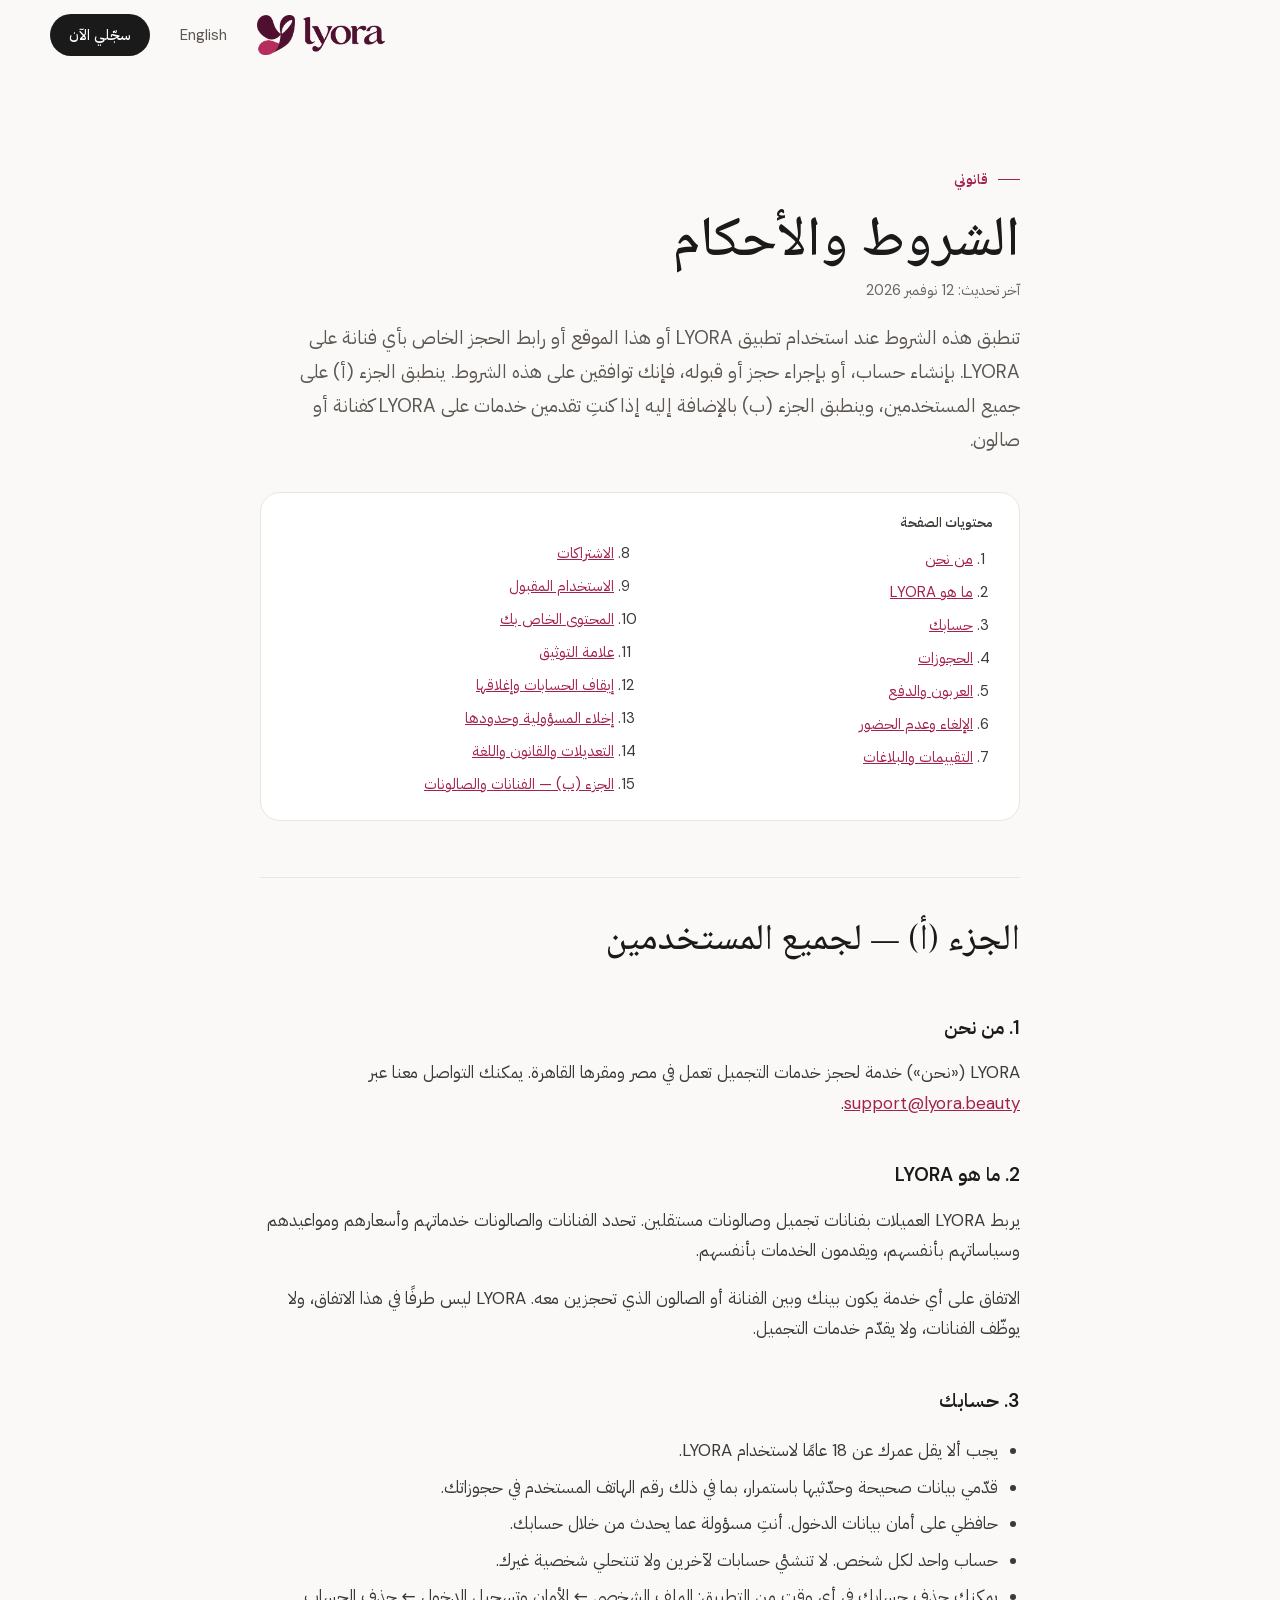
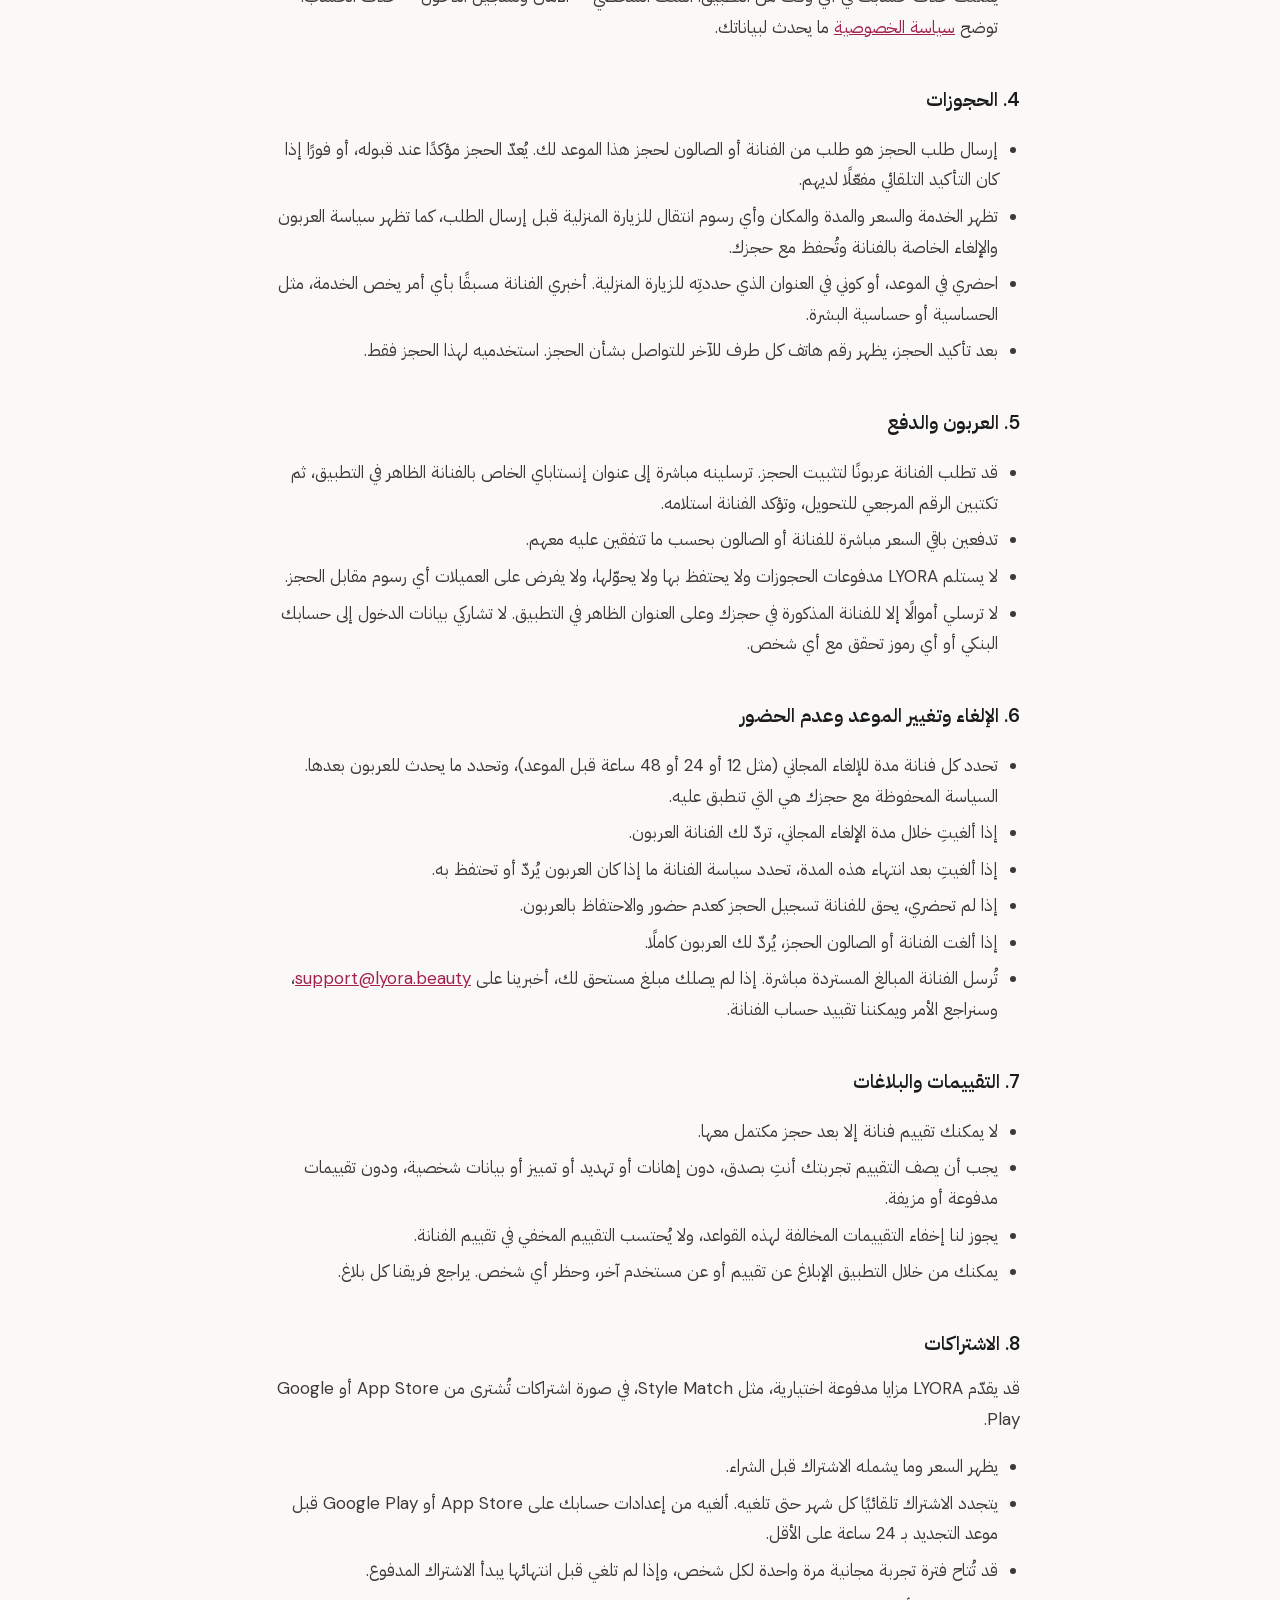
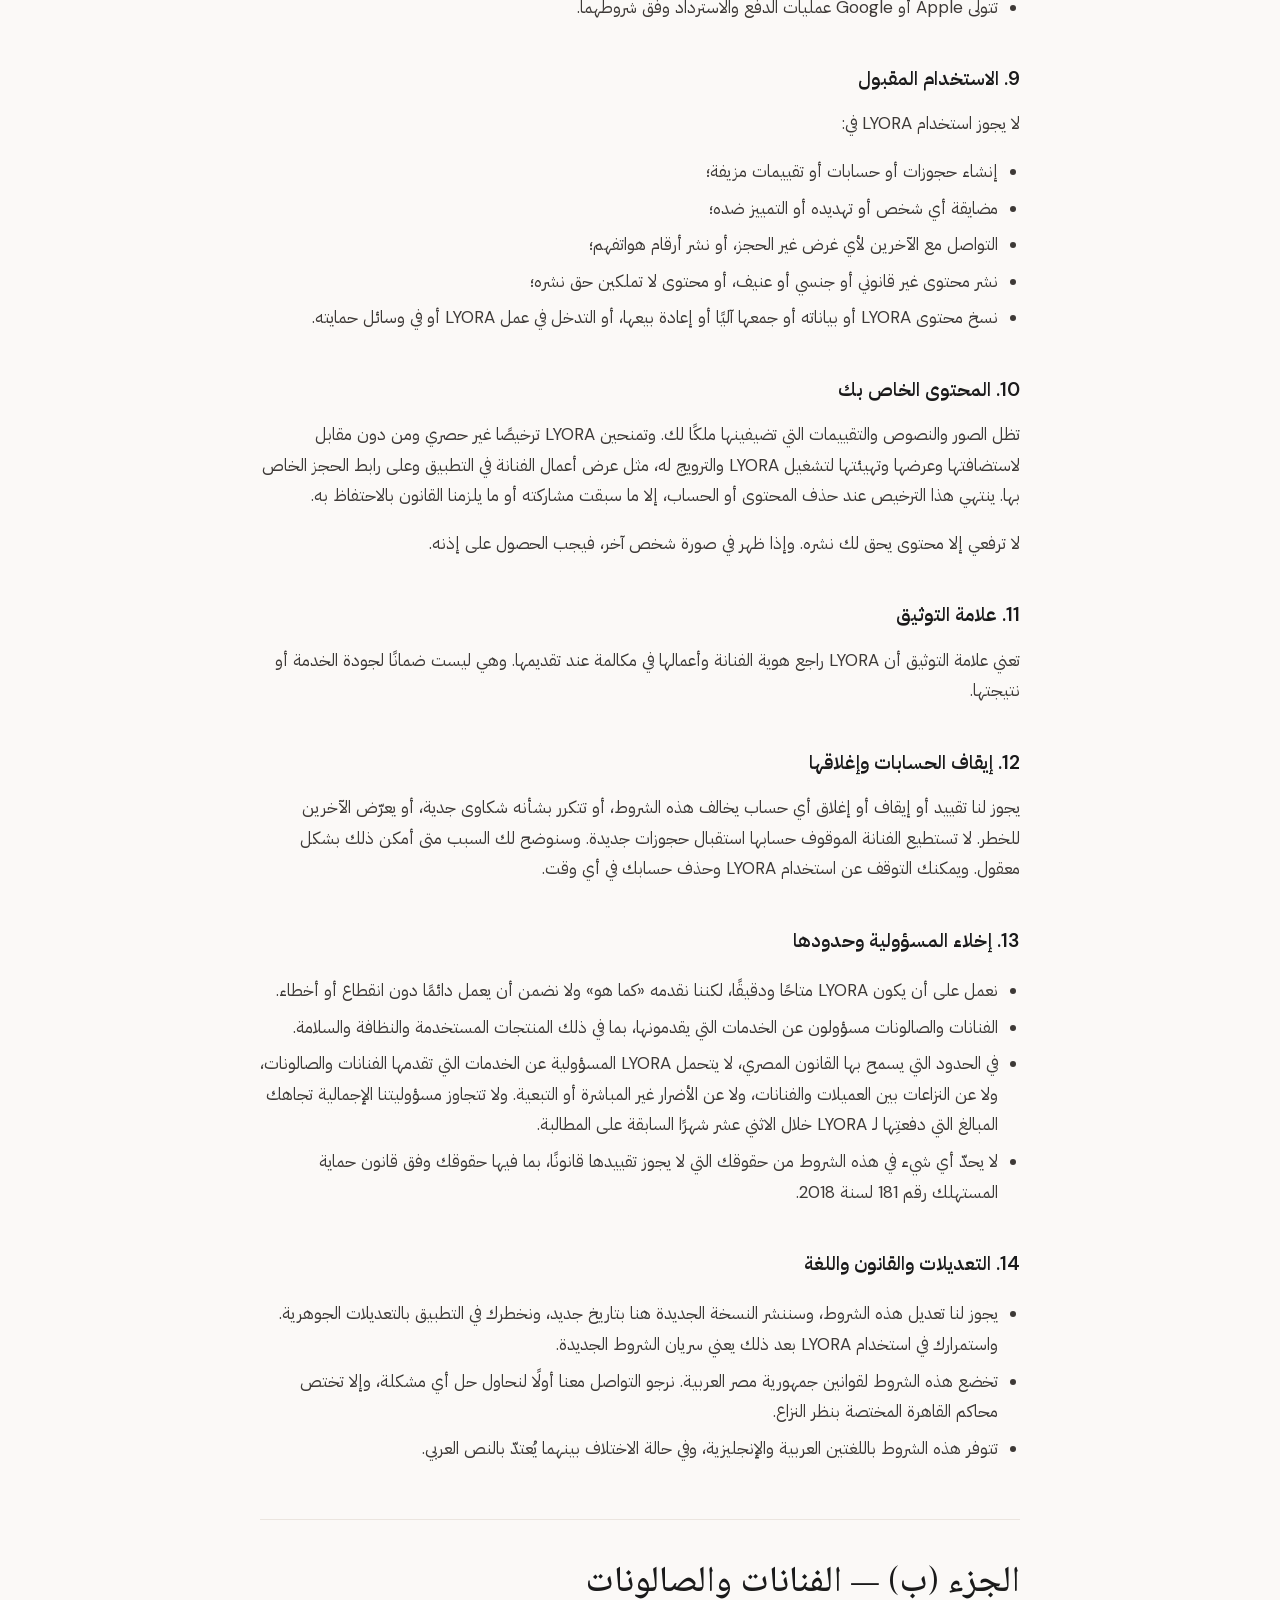
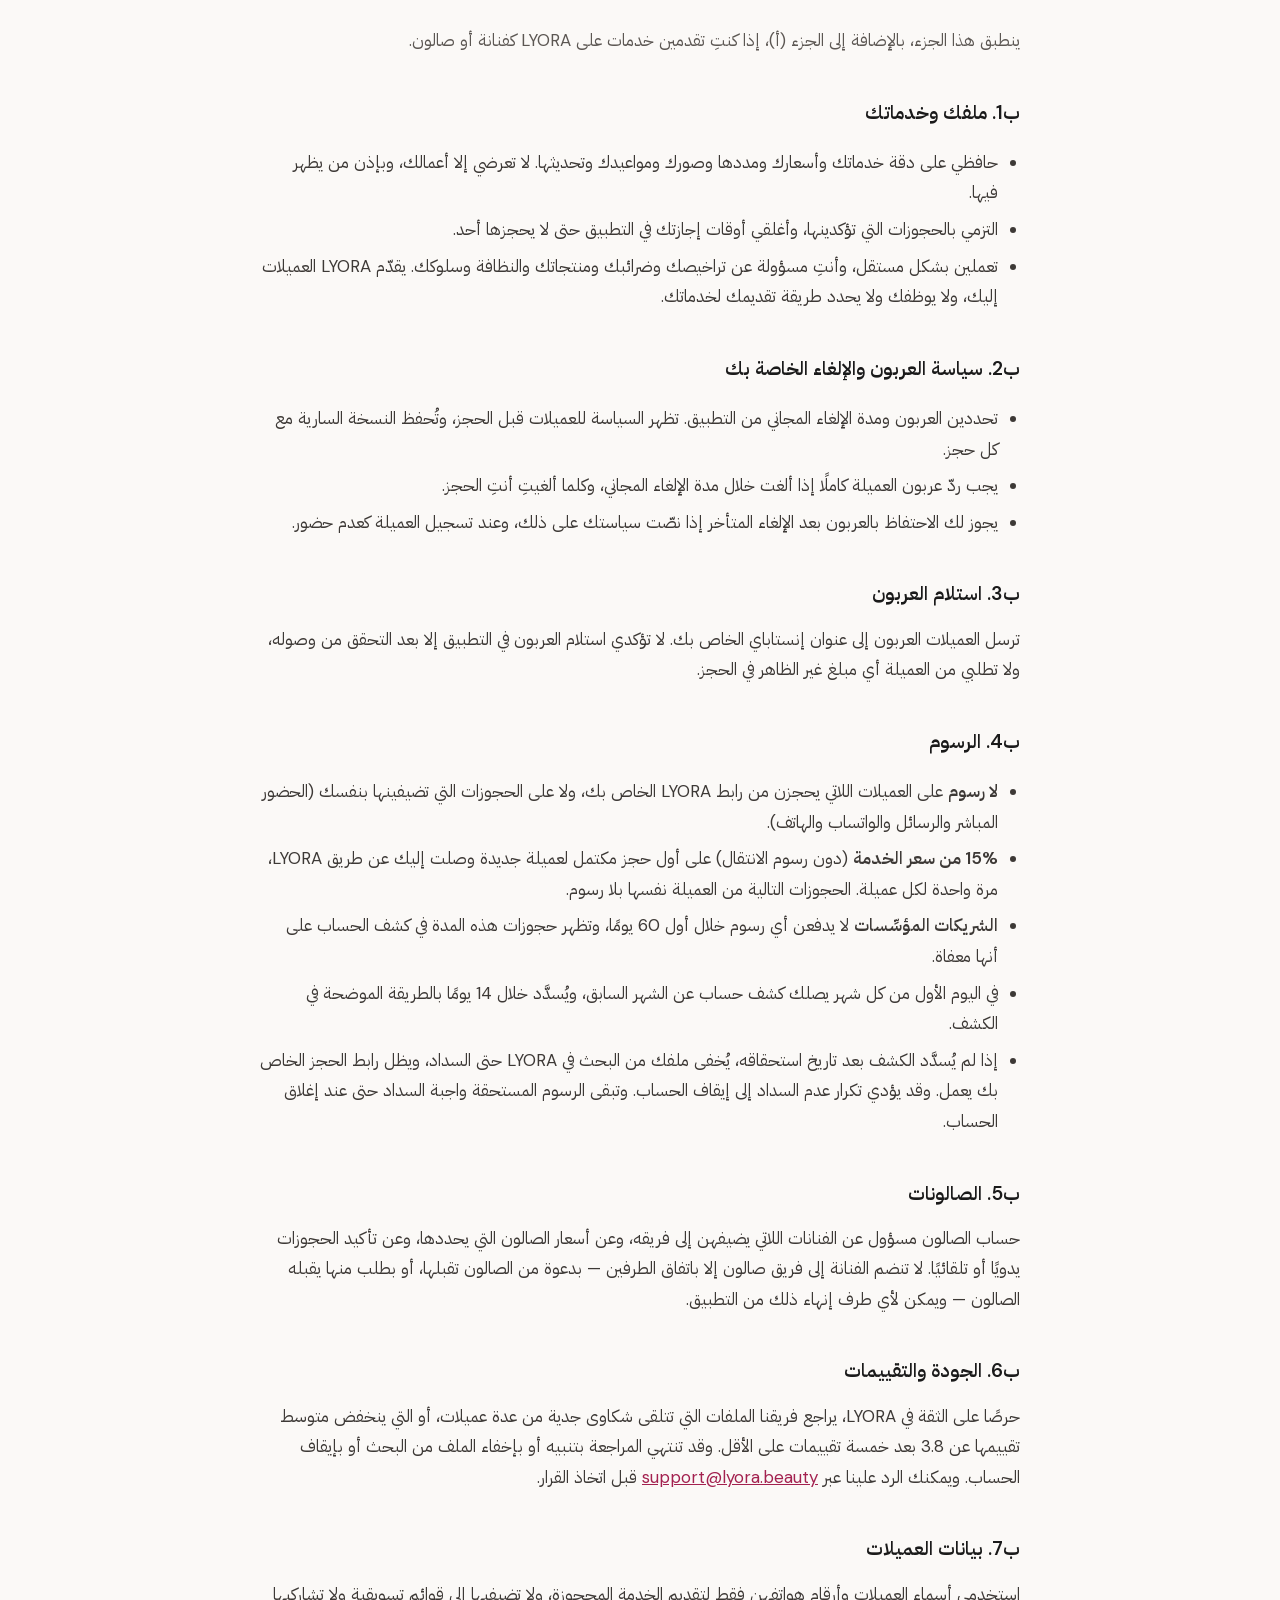
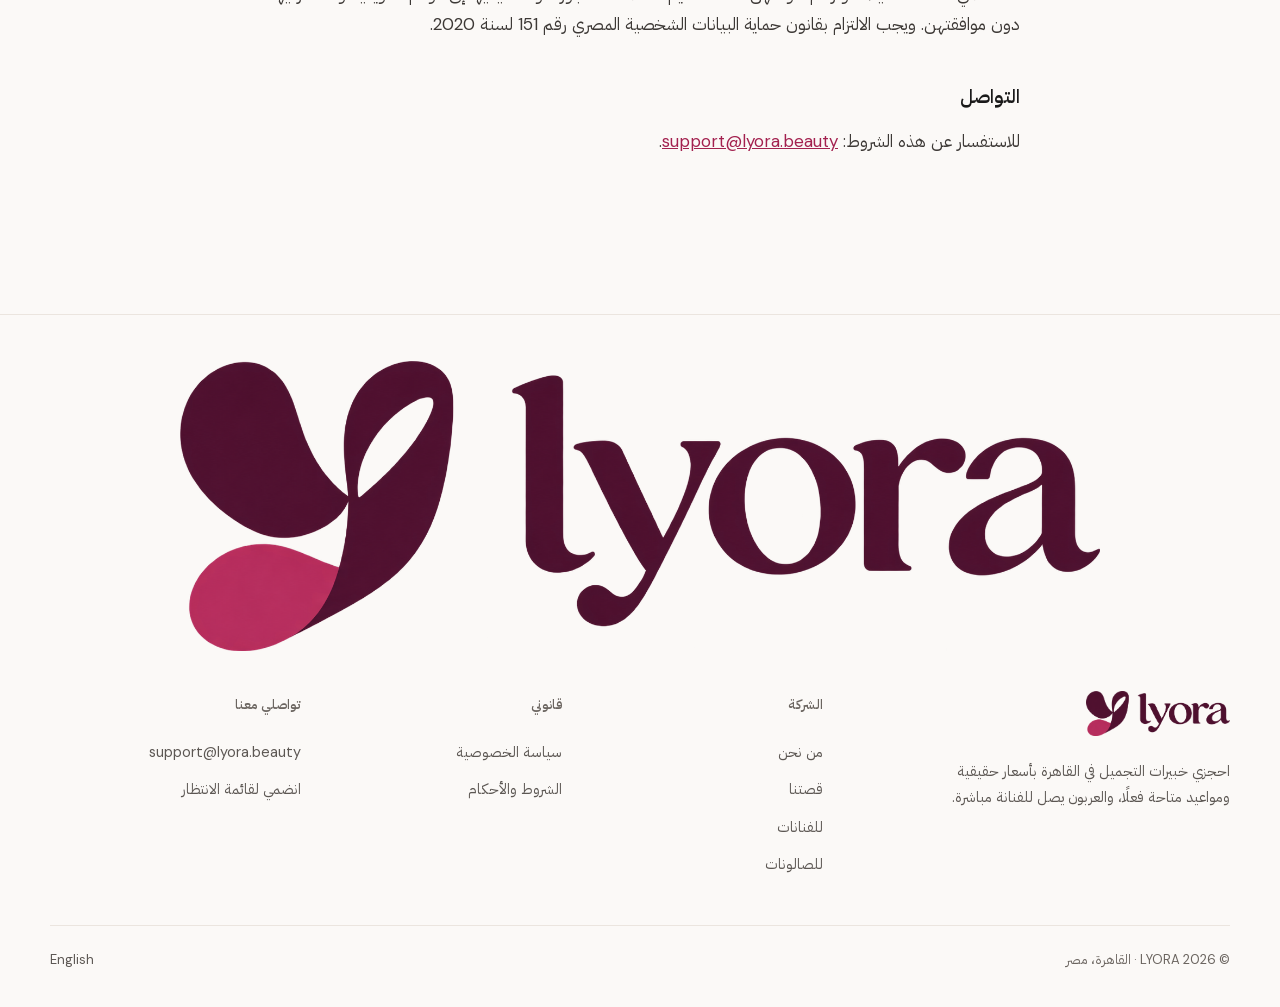
<file: ar/terms.html>
<!doctype html>
<html lang="ar-EG" dir="rtl">
<head>
<meta charset="utf-8">
<meta name="viewport" content="width=device-width, initial-scale=1">
<title>الشروط والأحكام | LYORA</title>
<meta name="description" content="الشروط التي تنطبق عند استخدام LYORA للحجز، أو لاستقبال الحجوزات كفنانة تجميل أو صالون.">
<link rel="canonical" href="https://lyora.beauty/ar/terms.html">
<link rel="alternate" hreflang="en-EG" href="https://lyora.beauty/terms.html">
<link rel="alternate" hreflang="ar-EG" href="https://lyora.beauty/ar/terms.html">
<meta name="theme-color" content="#fbf9f7">
<link rel="icon" type="image/png" sizes="32x32" href="/assets/favicon-32.png?v=fold-1">
<link rel="apple-touch-icon" sizes="180x180" href="/assets/apple-touch-icon.png?v=fold-1">
<link rel="preload" href="/assets/fonts/IBMPlexSansArabic-normal-400-arabic.woff2" as="font" type="font/woff2" crossorigin>
<link rel="stylesheet" href="/assets/fonts.css">
<link rel="stylesheet" href="/assets/site.css?v=fold-1">
</head>
<body>
<a class="skip" href="#main">انتقلي إلى المحتوى</a>
<header class="site-header">
  <div class="wrap nav">
    <a class="wordmark" href="/ar/" aria-label="LYORA — الصفحة الرئيسية"><img src="/assets/lyora-fold-horizontal.png" width="1693" height="534" alt="" decoding="async"></a>
    <a class="lang" href="/terms.html" lang="en" hreflang="en">English</a>
    <a class="btn btn-ink" href="/ar/#waitlist">سجّلي الآن</a>
  </div>
</header>
<main id="main" class="legal">
  <div class="wrap">
  <span class="eyebrow">قانوني</span>
  <h1>الشروط والأحكام</h1>
  <p class="updated">آخر تحديث: 12 نوفمبر 2026</p>
  <p class="lead">تنطبق هذه الشروط عند استخدام تطبيق LYORA أو هذا الموقع أو رابط الحجز الخاص بأي فنانة على LYORA. بإنشاء حساب، أو بإجراء حجز أو قبوله، فإنك توافقين على هذه الشروط. ينطبق الجزء (أ) على جميع المستخدمين، وينطبق الجزء (ب) بالإضافة إليه إذا كنتِ تقدمين خدمات على LYORA كفنانة أو صالون.</p>

  <nav class="toc" aria-label="محتويات الصفحة">
    <p>محتويات الصفحة</p>
    <ol>
      <li><a href="#who">من نحن</a></li>
      <li><a href="#what">ما هو LYORA</a></li>
      <li><a href="#account">حسابك</a></li>
      <li><a href="#bookings">الحجوزات</a></li>
      <li><a href="#deposits">العربون والدفع</a></li>
      <li><a href="#cancel">الإلغاء وعدم الحضور</a></li>
      <li><a href="#reviews">التقييمات والبلاغات</a></li>
      <li><a href="#subscriptions">الاشتراكات</a></li>
      <li><a href="#use">الاستخدام المقبول</a></li>
      <li><a href="#content">المحتوى الخاص بك</a></li>
      <li><a href="#verified">علامة التوثيق</a></li>
      <li><a href="#suspension">إيقاف الحسابات وإغلاقها</a></li>
      <li><a href="#liability">إخلاء المسؤولية وحدودها</a></li>
      <li><a href="#changes">التعديلات والقانون واللغة</a></li>
      <li><a href="#providers">الجزء (ب) — الفنانات والصالونات</a></li>
    </ol>
  </nav>

  <div class="policy">
    <div class="part" id="part-a">
      <h2>الجزء (أ) — لجميع المستخدمين</h2>
    </div>

    <section id="who">
      <h2>1. من نحن</h2>
      <p>LYORA («نحن») خدمة لحجز خدمات التجميل تعمل في مصر ومقرها القاهرة. يمكنك التواصل معنا عبر <a href="mailto:support@lyora.beauty?subject=LYORA%20terms" dir="ltr">support@lyora.beauty</a>.</p>
    </section>

    <section id="what">
      <h2>2. ما هو LYORA</h2>
      <p>يربط LYORA العميلات بفنانات تجميل وصالونات مستقلين. تحدد الفنانات والصالونات خدماتهم وأسعارهم ومواعيدهم وسياساتهم بأنفسهم، ويقدمون الخدمات بأنفسهم.</p>
      <p>الاتفاق على أي خدمة يكون بينك وبين الفنانة أو الصالون الذي تحجزين معه. LYORA ليس طرفًا في هذا الاتفاق، ولا يوظّف الفنانات، ولا يقدّم خدمات التجميل.</p>
    </section>

    <section id="account">
      <h2>3. حسابك</h2>
      <ul>
        <li>يجب ألا يقل عمرك عن 18 عامًا لاستخدام LYORA.</li>
        <li>قدّمي بيانات صحيحة وحدّثيها باستمرار، بما في ذلك رقم الهاتف المستخدم في حجوزاتك.</li>
        <li>حافظي على أمان بيانات الدخول. أنتِ مسؤولة عما يحدث من خلال حسابك.</li>
        <li>حساب واحد لكل شخص. لا تنشئي حسابات لآخرين ولا تنتحلي شخصية غيرك.</li>
        <li>يمكنك حذف حسابك في أي وقت من التطبيق: الملف الشخصي ← الأمان وتسجيل الدخول ← حذف الحساب. توضح <a href="/ar/privacy.html">سياسة الخصوصية</a> ما يحدث لبياناتك.</li>
      </ul>
    </section>

    <section id="bookings">
      <h2>4. الحجوزات</h2>
      <ul>
        <li>إرسال طلب الحجز هو طلب من الفنانة أو الصالون لحجز هذا الموعد لك. يُعدّ الحجز مؤكدًا عند قبوله، أو فورًا إذا كان التأكيد التلقائي مفعّلًا لديهم.</li>
        <li>تظهر الخدمة والسعر والمدة والمكان وأي رسوم انتقال للزيارة المنزلية قبل إرسال الطلب، كما تظهر سياسة العربون والإلغاء الخاصة بالفنانة وتُحفظ مع حجزك.</li>
        <li>احضري في الموعد، أو كوني في العنوان الذي حددتِه للزيارة المنزلية. أخبري الفنانة مسبقًا بأي أمر يخص الخدمة، مثل الحساسية أو حساسية البشرة.</li>
        <li>بعد تأكيد الحجز، يظهر رقم هاتف كل طرف للآخر للتواصل بشأن الحجز. استخدميه لهذا الحجز فقط.</li>
      </ul>
    </section>

    <section id="deposits">
      <h2>5. العربون والدفع</h2>
      <ul>
        <li>قد تطلب الفنانة عربونًا لتثبيت الحجز. ترسلينه مباشرة إلى عنوان إنستاباي الخاص بالفنانة الظاهر في التطبيق، ثم تكتبين الرقم المرجعي للتحويل، وتؤكد الفنانة استلامه.</li>
        <li>تدفعين باقي السعر مباشرة للفنانة أو الصالون بحسب ما تتفقين عليه معهم.</li>
        <li>لا يستلم LYORA مدفوعات الحجوزات ولا يحتفظ بها ولا يحوّلها، ولا يفرض على العميلات أي رسوم مقابل الحجز.</li>
        <li>لا ترسلي أموالًا إلا للفنانة المذكورة في حجزك وعلى العنوان الظاهر في التطبيق. لا تشاركي بيانات الدخول إلى حسابك البنكي أو أي رموز تحقق مع أي شخص.</li>
      </ul>
    </section>

    <section id="cancel">
      <h2>6. الإلغاء وتغيير الموعد وعدم الحضور</h2>
      <ul>
        <li>تحدد كل فنانة مدة للإلغاء المجاني (مثل 12 أو 24 أو 48 ساعة قبل الموعد)، وتحدد ما يحدث للعربون بعدها. السياسة المحفوظة مع حجزك هي التي تنطبق عليه.</li>
        <li>إذا ألغيتِ خلال مدة الإلغاء المجاني، تردّ لك الفنانة العربون.</li>
        <li>إذا ألغيتِ بعد انتهاء هذه المدة، تحدد سياسة الفنانة ما إذا كان العربون يُردّ أو تحتفظ به.</li>
        <li>إذا لم تحضري، يحق للفنانة تسجيل الحجز كعدم حضور والاحتفاظ بالعربون.</li>
        <li>إذا ألغت الفنانة أو الصالون الحجز، يُردّ لك العربون كاملًا.</li>
        <li>تُرسل الفنانة المبالغ المستردة مباشرة. إذا لم يصلك مبلغ مستحق لك، أخبرينا على <a href="mailto:support@lyora.beauty?subject=Refund%20help" dir="ltr">support@lyora.beauty</a>، وسنراجع الأمر ويمكننا تقييد حساب الفنانة.</li>
      </ul>
    </section>

    <section id="reviews">
      <h2>7. التقييمات والبلاغات</h2>
      <ul>
        <li>لا يمكنك تقييم فنانة إلا بعد حجز مكتمل معها.</li>
        <li>يجب أن يصف التقييم تجربتك أنتِ بصدق، دون إهانات أو تهديد أو تمييز أو بيانات شخصية، ودون تقييمات مدفوعة أو مزيفة.</li>
        <li>يجوز لنا إخفاء التقييمات المخالفة لهذه القواعد، ولا يُحتسب التقييم المخفي في تقييم الفنانة.</li>
        <li>يمكنك من خلال التطبيق الإبلاغ عن تقييم أو عن مستخدم آخر، وحظر أي شخص. يراجع فريقنا كل بلاغ.</li>
      </ul>
    </section>

    <section id="subscriptions">
      <h2>8. الاشتراكات</h2>
      <p>قد يقدّم LYORA مزايا مدفوعة اختيارية، مثل Style Match، في صورة اشتراكات تُشترى من App Store أو Google Play.</p>
      <ul>
        <li>يظهر السعر وما يشمله الاشتراك قبل الشراء.</li>
        <li>يتجدد الاشتراك تلقائيًا كل شهر حتى تلغيه. ألغيه من إعدادات حسابك على App Store أو Google Play قبل موعد التجديد بـ 24 ساعة على الأقل.</li>
        <li>قد تُتاح فترة تجربة مجانية مرة واحدة لكل شخص، وإذا لم تلغي قبل انتهائها يبدأ الاشتراك المدفوع.</li>
        <li>تتولى Apple أو Google عمليات الدفع والاسترداد وفق شروطهما.</li>
      </ul>
    </section>

    <section id="use">
      <h2>9. الاستخدام المقبول</h2>
      <p>لا يجوز استخدام LYORA في:</p>
      <ul>
        <li>إنشاء حجوزات أو حسابات أو تقييمات مزيفة؛</li>
        <li>مضايقة أي شخص أو تهديده أو التمييز ضده؛</li>
        <li>التواصل مع الآخرين لأي غرض غير الحجز، أو نشر أرقام هواتفهم؛</li>
        <li>نشر محتوى غير قانوني أو جنسي أو عنيف، أو محتوى لا تملكين حق نشره؛</li>
        <li>نسخ محتوى LYORA أو بياناته أو جمعها آليًا أو إعادة بيعها، أو التدخل في عمل LYORA أو في وسائل حمايته.</li>
      </ul>
    </section>

    <section id="content">
      <h2>10. المحتوى الخاص بك</h2>
      <p>تظل الصور والنصوص والتقييمات التي تضيفينها ملكًا لك. وتمنحين LYORA ترخيصًا غير حصري ومن دون مقابل لاستضافتها وعرضها وتهيئتها لتشغيل LYORA والترويج له، مثل عرض أعمال الفنانة في التطبيق وعلى رابط الحجز الخاص بها. ينتهي هذا الترخيص عند حذف المحتوى أو الحساب، إلا ما سبقت مشاركته أو ما يلزمنا القانون بالاحتفاظ به.</p>
      <p>لا ترفعي إلا محتوى يحق لك نشره. وإذا ظهر في صورة شخص آخر، فيجب الحصول على إذنه.</p>
    </section>

    <section id="verified">
      <h2>11. علامة التوثيق</h2>
      <p>تعني علامة التوثيق أن LYORA راجع هوية الفنانة وأعمالها في مكالمة عند تقديمها. وهي ليست ضمانًا لجودة الخدمة أو نتيجتها.</p>
    </section>

    <section id="suspension">
      <h2>12. إيقاف الحسابات وإغلاقها</h2>
      <p>يجوز لنا تقييد أو إيقاف أو إغلاق أي حساب يخالف هذه الشروط، أو تتكرر بشأنه شكاوى جدية، أو يعرّض الآخرين للخطر. لا تستطيع الفنانة الموقوف حسابها استقبال حجوزات جديدة. وسنوضح لك السبب متى أمكن ذلك بشكل معقول. ويمكنك التوقف عن استخدام LYORA وحذف حسابك في أي وقت.</p>
    </section>

    <section id="liability">
      <h2>13. إخلاء المسؤولية وحدودها</h2>
      <ul>
        <li>نعمل على أن يكون LYORA متاحًا ودقيقًا، لكننا نقدمه «كما هو» ولا نضمن أن يعمل دائمًا دون انقطاع أو أخطاء.</li>
        <li>الفنانات والصالونات مسؤولون عن الخدمات التي يقدمونها، بما في ذلك المنتجات المستخدمة والنظافة والسلامة.</li>
        <li>في الحدود التي يسمح بها القانون المصري، لا يتحمل LYORA المسؤولية عن الخدمات التي تقدمها الفنانات والصالونات، ولا عن النزاعات بين العميلات والفنانات، ولا عن الأضرار غير المباشرة أو التبعية. ولا تتجاوز مسؤوليتنا الإجمالية تجاهك المبالغ التي دفعتِها لـ LYORA خلال الاثني عشر شهرًا السابقة على المطالبة.</li>
        <li>لا يحدّ أي شيء في هذه الشروط من حقوقك التي لا يجوز تقييدها قانونًا، بما فيها حقوقك وفق قانون حماية المستهلك رقم 181 لسنة 2018.</li>
      </ul>
    </section>

    <section id="changes">
      <h2>14. التعديلات والقانون واللغة</h2>
      <ul>
        <li>يجوز لنا تعديل هذه الشروط، وسننشر النسخة الجديدة هنا بتاريخ جديد، ونخطرك في التطبيق بالتعديلات الجوهرية. واستمرارك في استخدام LYORA بعد ذلك يعني سريان الشروط الجديدة.</li>
        <li>تخضع هذه الشروط لقوانين جمهورية مصر العربية. نرجو التواصل معنا أولًا لنحاول حل أي مشكلة، وإلا تختص محاكم القاهرة المختصة بنظر النزاع.</li>
        <li>تتوفر هذه الشروط باللغتين العربية والإنجليزية، وفي حالة الاختلاف بينهما يُعتدّ بالنص العربي.</li>
      </ul>
    </section>

    <div class="part" id="providers">
      <h2>الجزء (ب) — الفنانات والصالونات</h2>
      <p class="part-note">ينطبق هذا الجزء، بالإضافة إلى الجزء (أ)، إذا كنتِ تقدمين خدمات على LYORA كفنانة أو صالون.</p>
    </div>

    <section id="b-listing">
      <h2>ب1. ملفك وخدماتك</h2>
      <ul>
        <li>حافظي على دقة خدماتك وأسعارك ومددها وصورك ومواعيدك وتحديثها. لا تعرضي إلا أعمالك، وبإذن من يظهر فيها.</li>
        <li>التزمي بالحجوزات التي تؤكدينها، وأغلقي أوقات إجازتك في التطبيق حتى لا يحجزها أحد.</li>
        <li>تعملين بشكل مستقل، وأنتِ مسؤولة عن تراخيصك وضرائبك ومنتجاتك والنظافة وسلوكك. يقدّم LYORA العميلات إليك، ولا يوظفك ولا يحدد طريقة تقديمك لخدماتك.</li>
      </ul>
    </section>

    <section id="b-policy">
      <h2>ب2. سياسة العربون والإلغاء الخاصة بك</h2>
      <ul>
        <li>تحددين العربون ومدة الإلغاء المجاني من التطبيق. تظهر السياسة للعميلات قبل الحجز، وتُحفظ النسخة السارية مع كل حجز.</li>
        <li>يجب ردّ عربون العميلة كاملًا إذا ألغت خلال مدة الإلغاء المجاني، وكلما ألغيتِ أنتِ الحجز.</li>
        <li>يجوز لك الاحتفاظ بالعربون بعد الإلغاء المتأخر إذا نصّت سياستك على ذلك، وعند تسجيل العميلة كعدم حضور.</li>
      </ul>
    </section>

    <section id="b-deposits">
      <h2>ب3. استلام العربون</h2>
      <p>ترسل العميلات العربون إلى عنوان إنستاباي الخاص بك. لا تؤكدي استلام العربون في التطبيق إلا بعد التحقق من وصوله، ولا تطلبي من العميلة أي مبلغ غير الظاهر في الحجز.</p>
    </section>

    <section id="b-fees">
      <h2>ب4. الرسوم</h2>
      <ul>
        <li><strong>لا رسوم</strong> على العميلات اللاتي يحجزن من رابط LYORA الخاص بك، ولا على الحجوزات التي تضيفينها بنفسك (الحضور المباشر والرسائل والواتساب والهاتف).</li>
        <li><strong>15% من سعر الخدمة</strong> (دون رسوم الانتقال) على أول حجز مكتمل لعميلة جديدة وصلت إليك عن طريق LYORA، مرة واحدة لكل عميلة. الحجوزات التالية من العميلة نفسها بلا رسوم.</li>
        <li><strong>الشريكات المؤسِّسات</strong> لا يدفعن أي رسوم خلال أول 60 يومًا، وتظهر حجوزات هذه المدة في كشف الحساب على أنها معفاة.</li>
        <li>في اليوم الأول من كل شهر يصلك كشف حساب عن الشهر السابق، ويُسدَّد خلال 14 يومًا بالطريقة الموضحة في الكشف.</li>
        <li>إذا لم يُسدَّد الكشف بعد تاريخ استحقاقه، يُخفى ملفك من البحث في LYORA حتى السداد، ويظل رابط الحجز الخاص بك يعمل. وقد يؤدي تكرار عدم السداد إلى إيقاف الحساب. وتبقى الرسوم المستحقة واجبة السداد حتى عند إغلاق الحساب.</li>
      </ul>
    </section>

    <section id="b-salons">
      <h2>ب5. الصالونات</h2>
      <p>حساب الصالون مسؤول عن الفنانات اللاتي يضيفهن إلى فريقه، وعن أسعار الصالون التي يحددها، وعن تأكيد الحجوزات يدويًا أو تلقائيًا. لا تنضم الفنانة إلى فريق صالون إلا باتفاق الطرفين — بدعوة من الصالون تقبلها، أو بطلب منها يقبله الصالون — ويمكن لأي طرف إنهاء ذلك من التطبيق.</p>
    </section>

    <section id="b-quality">
      <h2>ب6. الجودة والتقييمات</h2>
      <p>حرصًا على الثقة في LYORA، يراجع فريقنا الملفات التي تتلقى شكاوى جدية من عدة عميلات، أو التي ينخفض متوسط تقييمها عن 3.8 بعد خمسة تقييمات على الأقل. وقد تنتهي المراجعة بتنبيه أو بإخفاء الملف من البحث أو بإيقاف الحساب. ويمكنك الرد علينا عبر <a href="mailto:support@lyora.beauty?subject=Account%20review" dir="ltr">support@lyora.beauty</a> قبل اتخاذ القرار.</p>
    </section>

    <section id="b-data">
      <h2>ب7. بيانات العميلات</h2>
      <p>استخدمي أسماء العميلات وأرقام هواتفهن فقط لتقديم الخدمة المحجوزة، ولا تضيفيها إلى قوائم تسويقية ولا تشاركيها دون موافقتهن. ويجب الالتزام بقانون حماية البيانات الشخصية المصري رقم 151 لسنة 2020.</p>
    </section>

    <section id="contact">
      <h2>التواصل</h2>
      <p>للاستفسار عن هذه الشروط: <a href="mailto:support@lyora.beauty?subject=LYORA%20terms" dir="ltr">support@lyora.beauty</a>.</p>
    </section>
  </div>
  </div>
</main>
<footer class="site-footer">
  <div class="wrap">
    <div class="giant" aria-hidden="true"><img class="giant-logo" src="/assets/lyora-fold-horizontal.png" width="1693" height="534" alt="" loading="lazy"></div>
    <div class="foot-grid">
      <div class="foot-brand">
        <a class="wordmark" href="/ar/" aria-label="LYORA — الصفحة الرئيسية"><img src="/assets/lyora-fold-horizontal.png" width="1693" height="534" alt="" decoding="async"></a>
        <p>احجزي خبيرات التجميل في القاهرة بأسعار حقيقية ومواعيد متاحة فعلًا، والعربون يصل للفنانة مباشرة.</p>
        <ul class="social" hidden aria-label="LYORA على وسائل التواصل">
          <li><a href="#" data-net="instagram" target="_blank" rel="noopener" aria-label="LYORA على إنستجرام"><svg viewBox="0 0 24 24" fill="none" stroke="currentColor" stroke-width="1.8" aria-hidden="true"><rect x="3" y="3" width="18" height="18" rx="5.2"/><circle cx="12" cy="12" r="4.1"/><circle cx="17.4" cy="6.6" r="1.1" fill="currentColor" stroke="none"/></svg></a></li>
          <li><a href="#" data-net="facebook" target="_blank" rel="noopener" aria-label="LYORA على فيسبوك"><svg viewBox="0 0 24 24" fill="currentColor" aria-hidden="true"><path d="M13.6 21v-7.6h2.6l.4-3h-3V8.5c0-.9.3-1.5 1.6-1.5h1.6V4.3c-.3 0-1.2-.1-2.3-.1-2.3 0-3.9 1.4-3.9 4v2.2H8v3h2.6V21h3z"/></svg></a></li>
          <li><a href="#" data-net="tiktok" target="_blank" rel="noopener" aria-label="LYORA على تيك توك"><svg viewBox="0 0 24 24" fill="currentColor" aria-hidden="true"><path d="M16.7 3c.3 2.3 1.6 3.8 3.9 4v3.1c-1.4.1-2.7-.3-3.9-1.1v6c0 3.3-2.4 5.9-5.7 5.9-3.2 0-5.6-2.6-5.3-5.8.3-2.9 2.9-5 6-4.7v3.2c-1.5-.3-2.9.6-3 1.9-.1 1.4 1 2.4 2.3 2.4 1.4 0 2.4-1 2.4-2.7V3h3.3z"/></svg></a></li>
        </ul>
      </div>
      <nav class="foot-col" aria-label="الشركة">
        <p class="foot-h">الشركة</p>
        <a href="/ar/about.html">من نحن</a>
        <a href="/ar/story.html">قصتنا</a>
        <a href="/ar/#artists">للفنانات</a>
        <a href="/ar/#salons">للصالونات</a>
      </nav>
      <nav class="foot-col" aria-label="قانوني">
        <p class="foot-h">قانوني</p>
        <a href="/ar/privacy.html">سياسة الخصوصية</a>
        <a href="/ar/terms.html">الشروط والأحكام</a>
      </nav>
      <div class="foot-col">
        <p class="foot-h">تواصلي معنا</p>
        <a href="mailto:support@lyora.beauty" dir="ltr">support@lyora.beauty</a>
        <a href="/ar/#waitlist">انضمي لقائمة الانتظار</a>
      </div>
    </div>
    <div class="foot-bottom">
      <span>© 2026 LYORA · القاهرة، مصر</span>
      <a href="/terms.html" lang="en" hreflang="en">English</a>
    </div>
  </div>
</footer>
<a class="wa-fab" href="https://wa.me/201027909082?text=%D8%A3%D9%87%D9%84%D9%8B%D8%A7%20LYORA%D8%8C%20%D8%B9%D9%86%D8%AF%D9%8A%20%D8%B3%D8%A4%D8%A7%D9%84." target="_blank" rel="noopener" aria-label="كلّمي LYORA على واتساب"><span class="wa-ic"><svg viewBox="0 0 24 24" fill="none" stroke="currentColor" stroke-width="1.7" stroke-linecap="round" stroke-linejoin="round" aria-hidden="true"><path d="M3.6 20.4l1.2-4.3A8.6 8.6 0 1 1 8 19.3z"/><path d="M9 8.6c.2-.5.5-.6.8-.6h.5c.2 0 .4.1.5.4l.7 1.6c.1.2 0 .5-.1.7l-.5.6c.6 1.2 1.6 2.2 2.8 2.8l.6-.5c.2-.2.5-.2.7-.1l1.6.7c.3.1.4.3.4.5v.5c0 .3-.1.6-.6.8-.6.3-1.5.4-2.7-.1a9.3 9.3 0 0 1-4.6-4.6c-.5-1.2-.4-2.1-.1-2.7z" fill="currentColor" stroke="none"/></svg></span><span class="wa-label">كلّمينا واتساب</span></a>
<div class="dock"><a class="btn btn-ink dock-cta" href="/ar/#waitlist">انضمي لقائمة الانتظار</a><a class="dock-wa" href="https://wa.me/201027909082?text=%D8%A3%D9%87%D9%84%D9%8B%D8%A7%20LYORA%D8%8C%20%D8%B9%D9%86%D8%AF%D9%8A%20%D8%B3%D8%A4%D8%A7%D9%84." target="_blank" rel="noopener" aria-label="كلّمي LYORA على واتساب"><svg viewBox="0 0 24 24" fill="none" stroke="currentColor" stroke-width="1.7" stroke-linecap="round" stroke-linejoin="round" aria-hidden="true"><path d="M3.6 20.4l1.2-4.3A8.6 8.6 0 1 1 8 19.3z"/><path d="M9 8.6c.2-.5.5-.6.8-.6h.5c.2 0 .4.1.5.4l.7 1.6c.1.2 0 .5-.1.7l-.5.6c.6 1.2 1.6 2.2 2.8 2.8l.6-.5c.2-.2.5-.2.7-.1l1.6.7c.3.1.4.3.4.5v.5c0 .3-.1.6-.6.8-.6.3-1.5.4-2.7-.1a9.3 9.3 0 0 1-4.6-4.6c-.5-1.2-.4-2.1-.1-2.7z" fill="currentColor" stroke="none"/></svg></a></div>
<script src="/assets/motion.js?v=fold-1" defer></script>
</body>
</html>
</file>
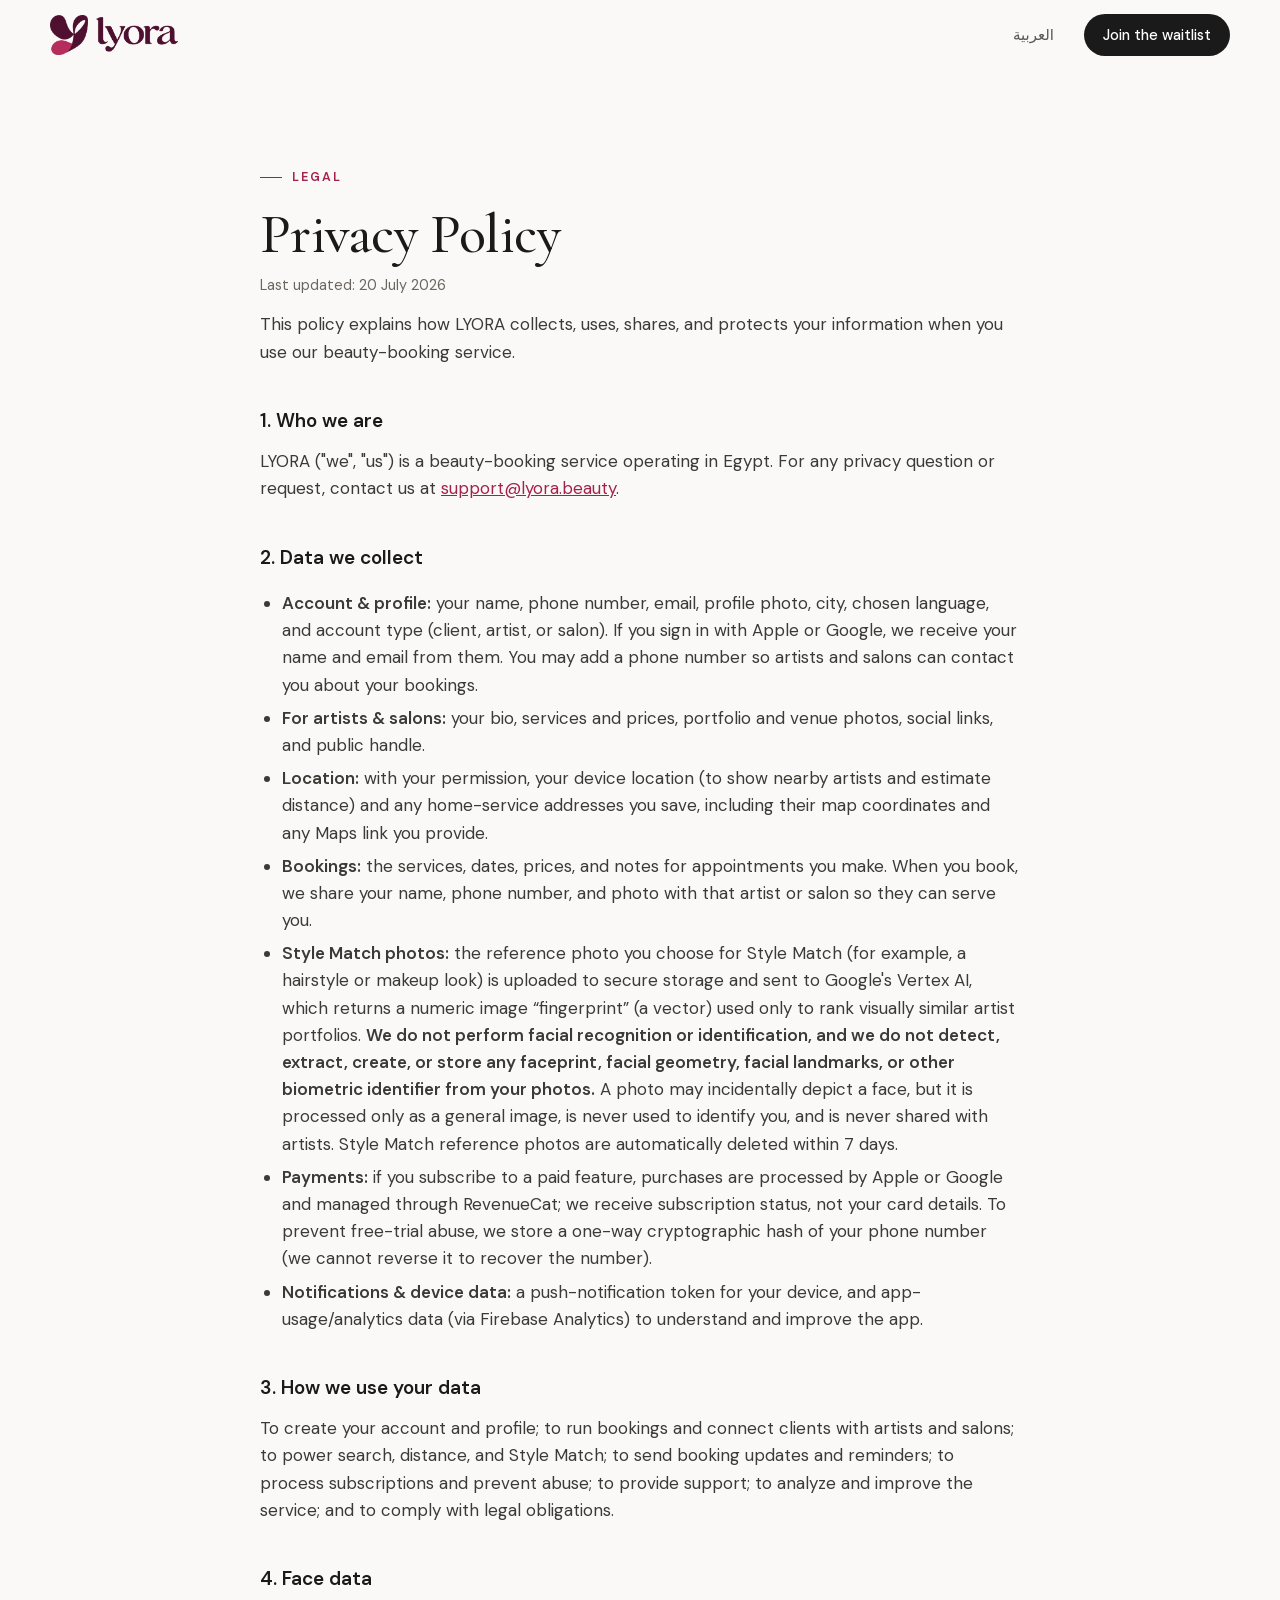
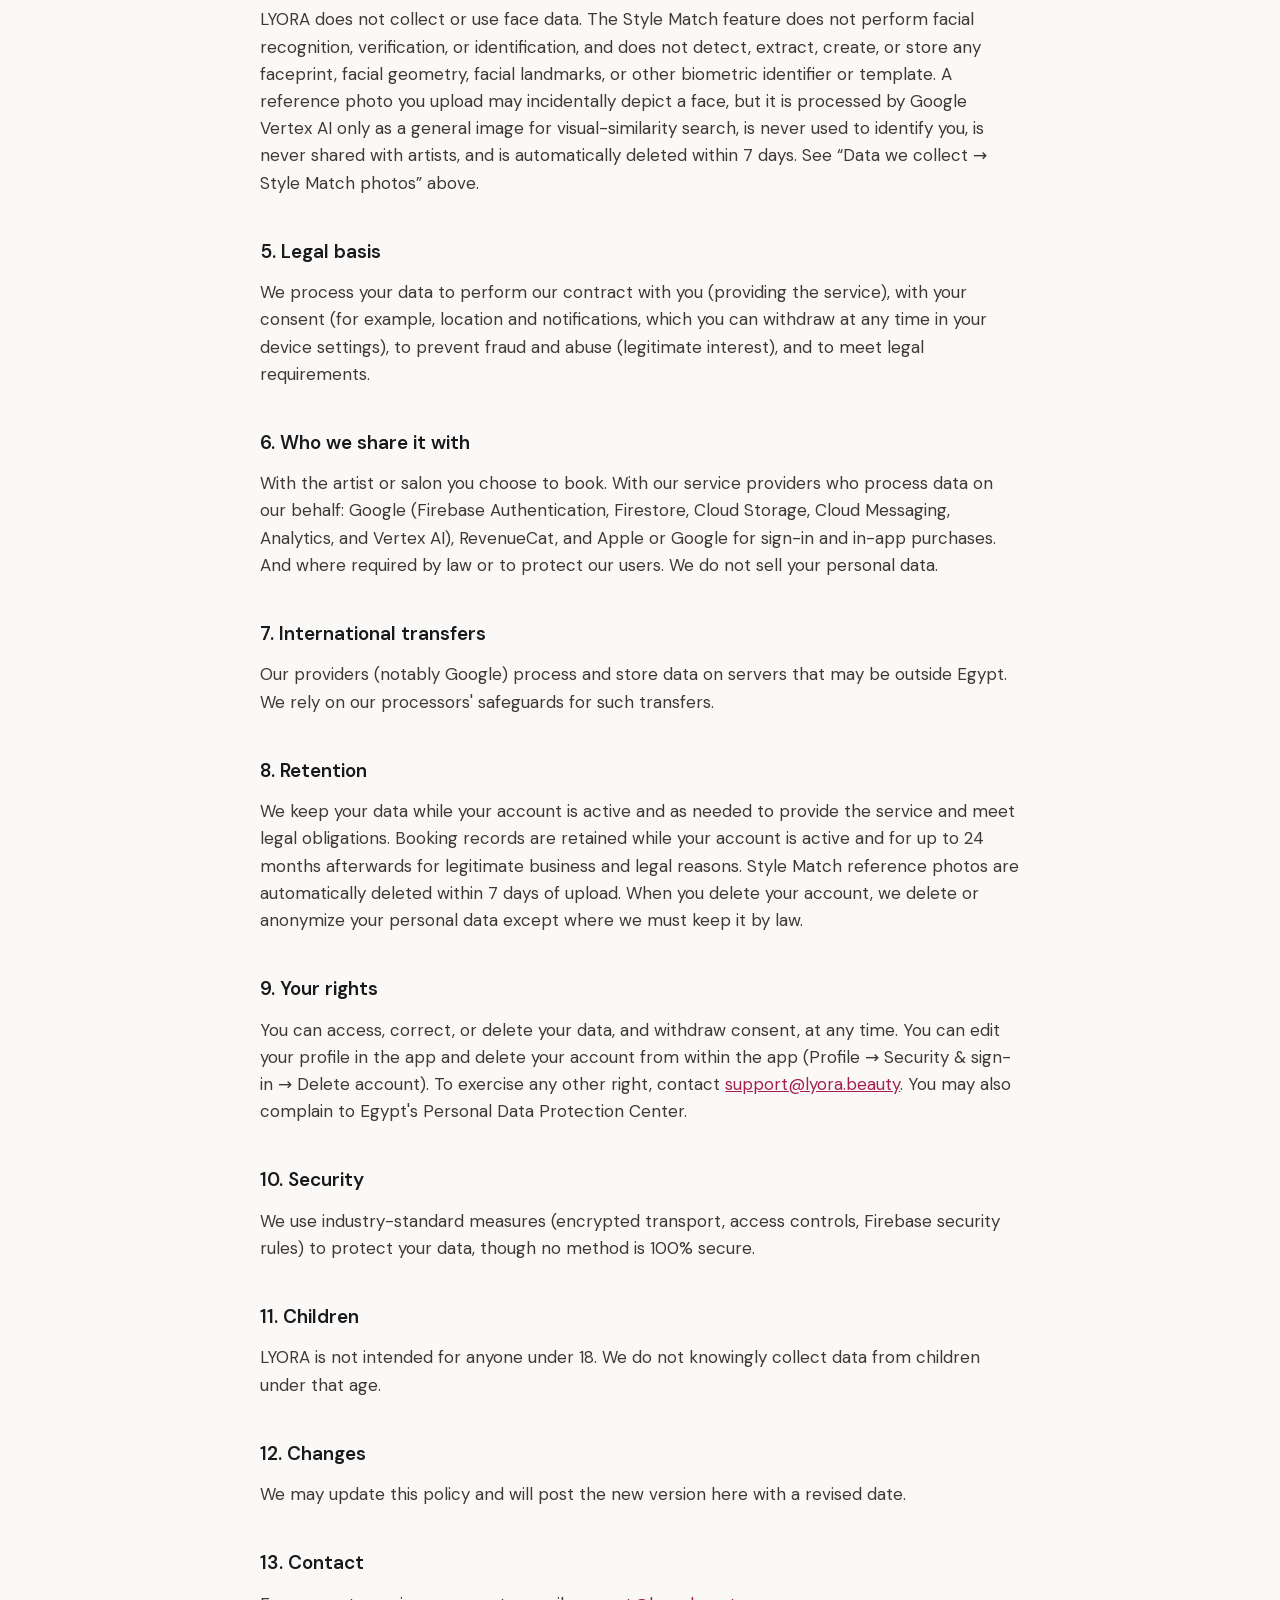
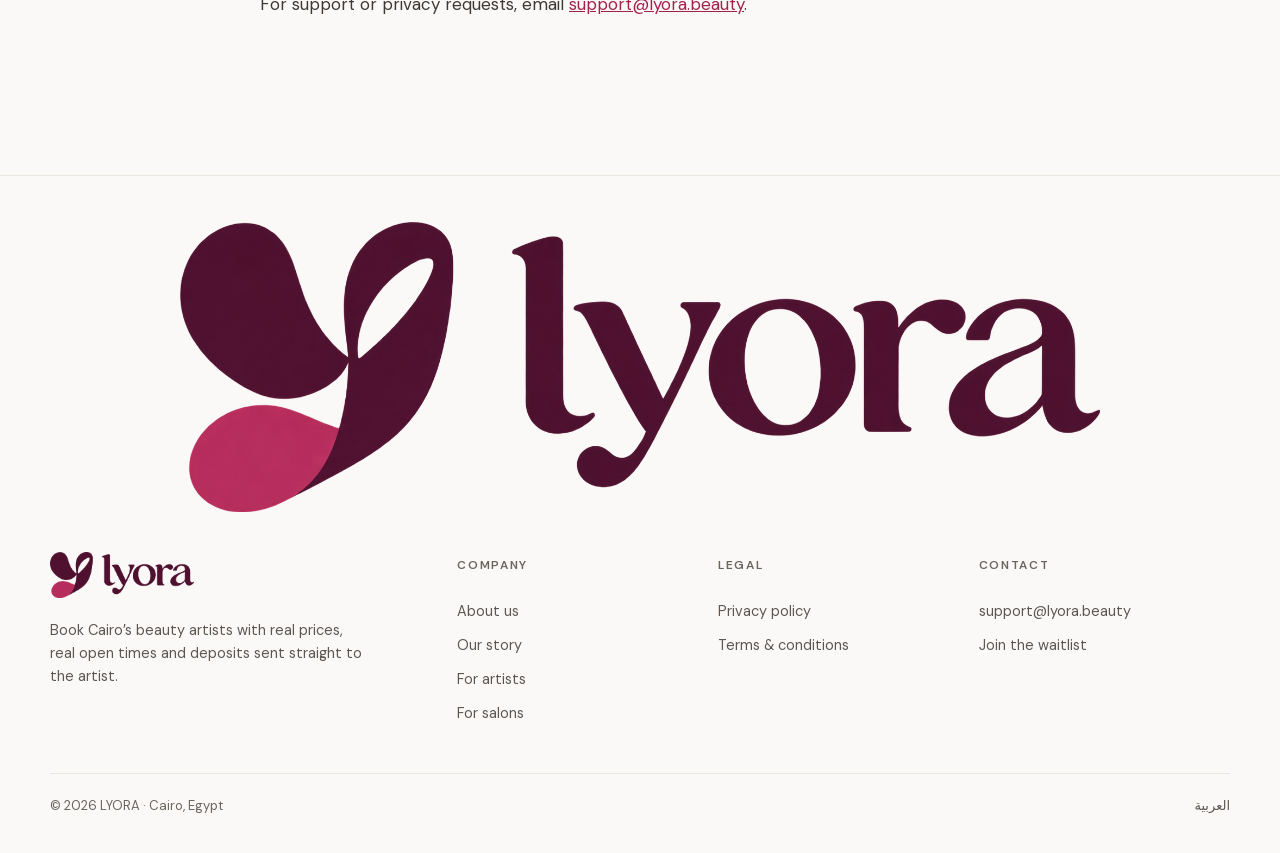
<file: en/privacy.html>
<!doctype html>
<html lang="en">
<head>
<meta charset="utf-8">
<title>LYORA</title>
<meta name="robots" content="noindex">
<link rel="canonical" href="https://lyora.beauty/privacy.html">
<meta http-equiv="refresh" content="0; url=/privacy.html">
<script>location.replace('/privacy.html' + location.hash);</script>
</head>
<body><p>Moved to <a href="/privacy.html">lyora.beauty/privacy.html</a>.</p></body>
</html>
</file>
<file: assets/fonts.css>
/* Self-hosted (SIL OFL) — no third-party font requests. */
@font-face {
  font-family: 'Cormorant Garamond';
  font-style: italic;
  font-weight: 400;
  font-display: swap;
  src: url(fonts/CormorantGaramond-italic-400-latin.woff2) format('woff2');
  unicode-range: U+0000-00FF, U+0131, U+0152-0153, U+02BB-02BC, U+02C6, U+02DA, U+02DC, U+0304, U+0308, U+0329, U+2000-206F, U+20AC, U+2122, U+2191, U+2193, U+2212, U+2215, U+FEFF, U+FFFD;
}
@font-face {
  font-family: 'Cormorant Garamond';
  font-style: italic;
  font-weight: 500;
  font-display: swap;
  src: url(fonts/CormorantGaramond-italic-400-latin.woff2) format('woff2');
  unicode-range: U+0000-00FF, U+0131, U+0152-0153, U+02BB-02BC, U+02C6, U+02DA, U+02DC, U+0304, U+0308, U+0329, U+2000-206F, U+20AC, U+2122, U+2191, U+2193, U+2212, U+2215, U+FEFF, U+FFFD;
}
@font-face {
  font-family: 'Cormorant Garamond';
  font-style: normal;
  font-weight: 400;
  font-display: swap;
  src: url(fonts/CormorantGaramond-normal-400-latin.woff2) format('woff2');
  unicode-range: U+0000-00FF, U+0131, U+0152-0153, U+02BB-02BC, U+02C6, U+02DA, U+02DC, U+0304, U+0308, U+0329, U+2000-206F, U+20AC, U+2122, U+2191, U+2193, U+2212, U+2215, U+FEFF, U+FFFD;
}
@font-face {
  font-family: 'Cormorant Garamond';
  font-style: normal;
  font-weight: 500;
  font-display: swap;
  src: url(fonts/CormorantGaramond-normal-400-latin.woff2) format('woff2');
  unicode-range: U+0000-00FF, U+0131, U+0152-0153, U+02BB-02BC, U+02C6, U+02DA, U+02DC, U+0304, U+0308, U+0329, U+2000-206F, U+20AC, U+2122, U+2191, U+2193, U+2212, U+2215, U+FEFF, U+FFFD;
}
@font-face {
  font-family: 'Cormorant Garamond';
  font-style: normal;
  font-weight: 600;
  font-display: swap;
  src: url(fonts/CormorantGaramond-normal-400-latin.woff2) format('woff2');
  unicode-range: U+0000-00FF, U+0131, U+0152-0153, U+02BB-02BC, U+02C6, U+02DA, U+02DC, U+0304, U+0308, U+0329, U+2000-206F, U+20AC, U+2122, U+2191, U+2193, U+2212, U+2215, U+FEFF, U+FFFD;
}
@font-face {
  font-family: 'DM Sans';
  font-style: normal;
  font-weight: 400;
  font-display: swap;
  src: url(fonts/DMSans-normal-400-latin.woff2) format('woff2');
  unicode-range: U+0000-00FF, U+0131, U+0152-0153, U+02BB-02BC, U+02C6, U+02DA, U+02DC, U+0304, U+0308, U+0329, U+2000-206F, U+20AC, U+2122, U+2191, U+2193, U+2212, U+2215, U+FEFF, U+FFFD;
}
@font-face {
  font-family: 'DM Sans';
  font-style: normal;
  font-weight: 500;
  font-display: swap;
  src: url(fonts/DMSans-normal-400-latin.woff2) format('woff2');
  unicode-range: U+0000-00FF, U+0131, U+0152-0153, U+02BB-02BC, U+02C6, U+02DA, U+02DC, U+0304, U+0308, U+0329, U+2000-206F, U+20AC, U+2122, U+2191, U+2193, U+2212, U+2215, U+FEFF, U+FFFD;
}
@font-face {
  font-family: 'DM Sans';
  font-style: normal;
  font-weight: 600;
  font-display: swap;
  src: url(fonts/DMSans-normal-400-latin.woff2) format('woff2');
  unicode-range: U+0000-00FF, U+0131, U+0152-0153, U+02BB-02BC, U+02C6, U+02DA, U+02DC, U+0304, U+0308, U+0329, U+2000-206F, U+20AC, U+2122, U+2191, U+2193, U+2212, U+2215, U+FEFF, U+FFFD;
}
@font-face {
  font-family: 'Noto Naskh Arabic';
  font-style: normal;
  font-weight: 500;
  font-display: swap;
  src: url(fonts/NotoNaskhArabic-normal-500-arabic.woff2) format('woff2');
  unicode-range: U+0600-06FF, U+0750-077F, U+0870-0891, U+0897-08E1, U+08E3-08FF, U+200C-200E, U+2010-2011, U+204F, U+2E41, U+FB50-FDFF, U+FE70-FE74, U+FE76-FEFC, U+102E0-102FB, U+10E60-10E7E, U+10EC2-10EC7, U+10EC9-10EEE, U+10EF0-10EFF, U+1EE00-1EE03, U+1EE05-1EE1F, U+1EE21-1EE22, U+1EE24, U+1EE27, U+1EE29-1EE32, U+1EE34-1EE37, U+1EE39, U+1EE3B, U+1EE42, U+1EE47, U+1EE49, U+1EE4B, U+1EE4D-1EE4F, U+1EE51-1EE52, U+1EE54, U+1EE57, U+1EE59, U+1EE5B, U+1EE5D, U+1EE5F, U+1EE61-1EE62, U+1EE64, U+1EE67-1EE6A, U+1EE6C-1EE72, U+1EE74-1EE77, U+1EE79-1EE7C, U+1EE7E, U+1EE80-1EE89, U+1EE8B-1EE9B, U+1EEA1-1EEA3, U+1EEA5-1EEA9, U+1EEAB-1EEBB, U+1EEF0-1EEF1;
}
@font-face {
  font-family: 'Noto Naskh Arabic';
  font-style: normal;
  font-weight: 600;
  font-display: swap;
  src: url(fonts/NotoNaskhArabic-normal-500-arabic.woff2) format('woff2');
  unicode-range: U+0600-06FF, U+0750-077F, U+0870-0891, U+0897-08E1, U+08E3-08FF, U+200C-200E, U+2010-2011, U+204F, U+2E41, U+FB50-FDFF, U+FE70-FE74, U+FE76-FEFC, U+102E0-102FB, U+10E60-10E7E, U+10EC2-10EC7, U+10EC9-10EEE, U+10EF0-10EFF, U+1EE00-1EE03, U+1EE05-1EE1F, U+1EE21-1EE22, U+1EE24, U+1EE27, U+1EE29-1EE32, U+1EE34-1EE37, U+1EE39, U+1EE3B, U+1EE42, U+1EE47, U+1EE49, U+1EE4B, U+1EE4D-1EE4F, U+1EE51-1EE52, U+1EE54, U+1EE57, U+1EE59, U+1EE5B, U+1EE5D, U+1EE5F, U+1EE61-1EE62, U+1EE64, U+1EE67-1EE6A, U+1EE6C-1EE72, U+1EE74-1EE77, U+1EE79-1EE7C, U+1EE7E, U+1EE80-1EE89, U+1EE8B-1EE9B, U+1EEA1-1EEA3, U+1EEA5-1EEA9, U+1EEAB-1EEBB, U+1EEF0-1EEF1;
}
@font-face {
  font-family: 'IBM Plex Sans Arabic';
  font-style: normal;
  font-weight: 400;
  font-display: swap;
  src: url(fonts/IBMPlexSansArabic-normal-400-arabic.woff2) format('woff2');
  unicode-range: U+0600-06FF, U+0750-077F, U+0870-0891, U+0897-08E1, U+08E3-08FF, U+200C-200E, U+2010-2011, U+204F, U+2E41, U+FB50-FDFF, U+FE70-FE74, U+FE76-FEFC, U+102E0-102FB, U+10E60-10E7E, U+10EC2-10EC7, U+10EC9-10EEE, U+10EF0-10EFF, U+1EE00-1EE03, U+1EE05-1EE1F, U+1EE21-1EE22, U+1EE24, U+1EE27, U+1EE29-1EE32, U+1EE34-1EE37, U+1EE39, U+1EE3B, U+1EE42, U+1EE47, U+1EE49, U+1EE4B, U+1EE4D-1EE4F, U+1EE51-1EE52, U+1EE54, U+1EE57, U+1EE59, U+1EE5B, U+1EE5D, U+1EE5F, U+1EE61-1EE62, U+1EE64, U+1EE67-1EE6A, U+1EE6C-1EE72, U+1EE74-1EE77, U+1EE79-1EE7C, U+1EE7E, U+1EE80-1EE89, U+1EE8B-1EE9B, U+1EEA1-1EEA3, U+1EEA5-1EEA9, U+1EEAB-1EEBB, U+1EEF0-1EEF1;
}
@font-face {
  font-family: 'IBM Plex Sans Arabic';
  font-style: normal;
  font-weight: 500;
  font-display: swap;
  src: url(fonts/IBMPlexSansArabic-normal-500-arabic.woff2) format('woff2');
  unicode-range: U+0600-06FF, U+0750-077F, U+0870-0891, U+0897-08E1, U+08E3-08FF, U+200C-200E, U+2010-2011, U+204F, U+2E41, U+FB50-FDFF, U+FE70-FE74, U+FE76-FEFC, U+102E0-102FB, U+10E60-10E7E, U+10EC2-10EC7, U+10EC9-10EEE, U+10EF0-10EFF, U+1EE00-1EE03, U+1EE05-1EE1F, U+1EE21-1EE22, U+1EE24, U+1EE27, U+1EE29-1EE32, U+1EE34-1EE37, U+1EE39, U+1EE3B, U+1EE42, U+1EE47, U+1EE49, U+1EE4B, U+1EE4D-1EE4F, U+1EE51-1EE52, U+1EE54, U+1EE57, U+1EE59, U+1EE5B, U+1EE5D, U+1EE5F, U+1EE61-1EE62, U+1EE64, U+1EE67-1EE6A, U+1EE6C-1EE72, U+1EE74-1EE77, U+1EE79-1EE7C, U+1EE7E, U+1EE80-1EE89, U+1EE8B-1EE9B, U+1EEA1-1EEA3, U+1EEA5-1EEA9, U+1EEAB-1EEBB, U+1EEF0-1EEF1;
}
@font-face {
  font-family: 'IBM Plex Sans Arabic';
  font-style: normal;
  font-weight: 600;
  font-display: swap;
  src: url(fonts/IBMPlexSansArabic-normal-600-arabic.woff2) format('woff2');
  unicode-range: U+0600-06FF, U+0750-077F, U+0870-0891, U+0897-08E1, U+08E3-08FF, U+200C-200E, U+2010-2011, U+204F, U+2E41, U+FB50-FDFF, U+FE70-FE74, U+FE76-FEFC, U+102E0-102FB, U+10E60-10E7E, U+10EC2-10EC7, U+10EC9-10EEE, U+10EF0-10EFF, U+1EE00-1EE03, U+1EE05-1EE1F, U+1EE21-1EE22, U+1EE24, U+1EE27, U+1EE29-1EE32, U+1EE34-1EE37, U+1EE39, U+1EE3B, U+1EE42, U+1EE47, U+1EE49, U+1EE4B, U+1EE4D-1EE4F, U+1EE51-1EE52, U+1EE54, U+1EE57, U+1EE59, U+1EE5B, U+1EE5D, U+1EE5F, U+1EE61-1EE62, U+1EE64, U+1EE67-1EE6A, U+1EE6C-1EE72, U+1EE74-1EE77, U+1EE79-1EE7C, U+1EE7E, U+1EE80-1EE89, U+1EE8B-1EE9B, U+1EEA1-1EEA3, U+1EEA5-1EEA9, U+1EEAB-1EEBB, U+1EEF0-1EEF1;
}
</file>
<file: assets/site.css>
/* LYORA — lyora.beauty
   One stylesheet for every page (EN + AR). Tokens mirror the app
   (lib/core/constants/app_colors.dart): rose #C8336B, ink #1A1A1A.
   Motion lives in assets/motion.js; every animated element is fully
   visible at rest — starting states apply only under html.motion. */

:root {
  --bg: #fbf9f7;
  --surface: #ffffff;
  --ink: #1a1a1a;
  --ink-2: #5c5753;      /* 6.7:1 on --bg */
  --ink-3: #6b6560;      /* 5.4:1 on --bg — small print */
  --line: #ebe5df;
  --rose: #c8336b;       /* 4.9:1 on white */
  --rose-ink: #a3214f;
  --rose-soft: #f6e8ee;
  --blush: #f2d5df;
  --sand: #efe7dd;
  --sage: #4f7a5a;
  --sage-soft: #e6f0e9;
  --dark: #171515;
  --dark-2: #b9b1ab;     /* 7.9:1 on --dark */
  --dark-line: #332d2b;
  --rose-light: #f0a7c2;

  --serif: "Cormorant Garamond", "Times New Roman", serif;
  --sans: "DM Sans", system-ui, -apple-system, "Segoe UI", Roboto, sans-serif;

  --wrap: 1180px;
  --gutter: clamp(16px, 4vw, 40px);
  --section: clamp(80px, 11vw, 140px);
  --radius: 20px;
  --ease: cubic-bezier(.2, .7, .2, 1);
  --ease-out: cubic-bezier(.16, 1, .3, 1);
}
:root:lang(ar) {
  --serif: "Noto Naskh Arabic", "Cormorant Garamond", serif;
  --sans: "IBM Plex Sans Arabic", "DM Sans", system-ui, sans-serif;
}

*, *::before, *::after { box-sizing: border-box; }
html { -webkit-text-size-adjust: 100%; scroll-behavior: smooth; }
html.lenis, html.lenis body { height: auto; }
html.lenis { scroll-behavior: auto; }
.lenis.lenis-smooth [data-lenis-prevent] { overscroll-behavior: contain; }
@media (prefers-reduced-motion: reduce) { html { scroll-behavior: auto; } }
body {
  margin: 0;
  background: var(--bg);
  color: var(--ink);
  font: 400 17px/1.6 var(--sans);
  -webkit-font-smoothing: antialiased;
  text-rendering: optimizeLegibility;
  overflow-x: clip;
}
:lang(ar) body { line-height: 1.8; }
img { max-width: 100%; height: auto; display: block; }
a { color: inherit; }
p { margin: 0 0 1em; }
h1, h2, h3 { font-family: var(--serif); font-weight: 500; margin: 0; letter-spacing: -0.01em; text-wrap: balance; }
:lang(ar) h1, :lang(ar) h2, :lang(ar) h3 { letter-spacing: 0; }
::selection { background: var(--blush); }

:focus-visible { outline: 2px solid var(--rose); outline-offset: 3px; border-radius: 6px; }
.skip {
  position: absolute; inset-inline-start: 16px; top: -60px; z-index: 80;
  background: var(--ink); color: #fff; padding: 10px 16px; border-radius: 10px;
  text-decoration: none; transition: top .2s;
}
.skip:focus { top: 12px; }
.sr { position: absolute; width: 1px; height: 1px; overflow: hidden; clip: rect(0 0 0 0); white-space: nowrap; }

.wrap { width: 100%; max-width: calc(var(--wrap) + 2 * var(--gutter)); margin: 0 auto; padding-inline: var(--gutter); }

/* ── Type ─────────────────────────────────────────────────────────────── */
.eyebrow {
  display: inline-flex; align-items: center; gap: 10px;
  font: 600 12.5px/1.2 var(--sans); letter-spacing: .16em;
  text-transform: uppercase; color: var(--rose-ink); margin-bottom: 20px;
}
.eyebrow::before { content: ""; width: 22px; height: 1px; background: currentColor; }
:lang(ar) .eyebrow { letter-spacing: 0; font-size: 14px; }
.h1 { font-size: clamp(46px, 7vw, 92px); line-height: .98; }
:lang(ar) .h1 { font-size: clamp(38px, 5.6vw, 68px); line-height: 1.3; }
.h2 { font-size: clamp(36px, 5vw, 64px); line-height: 1.02; }
:lang(ar) .h2 { font-size: clamp(30px, 3.9vw, 48px); line-height: 1.4; }
.h3 { font-size: clamp(25px, 2.5vw, 32px); line-height: 1.12; }
:lang(ar) .h3 { line-height: 1.5; }
.lede { font-size: clamp(18px, 1.6vw, 20px); color: var(--ink-2); max-width: 36em; }
em.accent { font-style: italic; color: var(--rose); }
:lang(ar) em.accent { font-style: normal; }
.line { display: block; }

/* ── Buttons ──────────────────────────────────────────────────────────── */
.btn {
  display: inline-flex; align-items: center; justify-content: center; gap: 10px;
  min-height: 48px; padding: 0 22px; border-radius: 999px; border: 1px solid transparent;
  font: 500 15.5px/1 var(--sans); text-decoration: none; cursor: pointer;
  transition: background-color .25s var(--ease), color .25s var(--ease), border-color .25s var(--ease);
  will-change: transform;
}
.btn-ink { background: var(--ink); color: #fff; }
.btn-ink:hover { background: #333; }
.btn-rose { background: var(--rose); color: #fff; }
.btn-rose:hover { background: #b02a5c; }
.btn-line { border-color: var(--line); background: var(--surface); color: var(--ink); }
.btn[aria-disabled="true"] { opacity: .6; cursor: default; }
.btn svg { width: 20px; height: 20px; flex: none; }
.btn-lg { min-height: 56px; padding: 0 28px; font-size: 16.5px; }
.btn-lg svg { transition: transform .4s var(--ease-out); }
.btn-lg:hover svg { transform: translateX(3px); }
:dir(rtl) .btn-lg svg { transform: scaleX(-1); }
:dir(rtl) .btn-lg:hover svg { transform: scaleX(-1) translateX(3px); }
/* "Coming soon" chip: the app isn't in the stores yet */
.soon { display: inline-flex; align-items: center; gap: 10px; min-height: 40px; padding: 0 16px; border-radius: 999px; border: 1px solid var(--line); background: var(--surface); font: 500 14px/1.2 var(--sans); color: var(--ink-2); }
.soon i { flex: none; width: 8px; height: 8px; border-radius: 50%; background: var(--rose); animation: soon-pulse 2.4s var(--ease-out) infinite; }
@keyframes soon-pulse { 0% { box-shadow: 0 0 0 0 rgba(200,51,107,.45); } 70%, 100% { box-shadow: 0 0 0 9px rgba(200,51,107,0); } }
@media (prefers-reduced-motion: reduce) { .soon i { animation: none; } }
.btn-light { background: #fff; color: var(--ink); }
.btn-light:hover { background: #f1ebe6; }
.store { min-height: 56px; padding: 0 22px 0 18px; border-radius: 14px; gap: 12px; text-align: start; }
.store small { display: block; font-size: 11px; opacity: .8; letter-spacing: .02em; margin-bottom: 3px; }
.store b { display: block; font-size: 17px; font-weight: 600; line-height: 1; }
.cta-row { display: flex; flex-wrap: wrap; gap: 12px; align-items: center; }
.link-arrow { font-weight: 500; text-decoration: none; border-bottom: 1px solid currentColor; padding-bottom: 2px; }
.link-arrow:hover { color: var(--rose); }

/* ── Intro curtain (built by motion.js, once per session) ─────────────── */
.intro-curtain {
  position: fixed; inset: 0; z-index: 100; background: var(--dark); color: #f4efea;
  display: grid; place-items: center;
}
.intro-mark { width: min(420px, 72vw); direction: ltr; }
.intro-mark img { display: block; width: 100%; height: auto; filter: brightness(0) invert(1); }
.intro-line { position: absolute; left: 50%; bottom: 22%; width: min(240px, 50vw); height: 1px; background: rgba(255,255,255,.18); transform: translateX(-50%); overflow: hidden; }
.intro-line b { display: block; height: 100%; width: 100%; background: var(--rose-light); transform-origin: left; transform: scaleX(0); }
.intro-tag { position: absolute; bottom: calc(22% - 34px); left: 0; right: 0; text-align: center; font: 500 12px/1 var(--sans); letter-spacing: .3em; text-transform: uppercase; color: var(--dark-2); }

/* ── Header ───────────────────────────────────────────────────────────── */
.site-header {
  position: sticky; top: 0; z-index: 40;
  background: color-mix(in srgb, var(--bg) 82%, transparent);
  -webkit-backdrop-filter: saturate(1.4) blur(16px); backdrop-filter: saturate(1.4) blur(16px);
  border-bottom: 1px solid transparent; transition: border-color .3s, transform .45s var(--ease-out);
}
.site-header.scrolled { border-bottom-color: var(--line); }
.site-header.hide { transform: translateY(-100%); }
.nav { display: flex; align-items: center; gap: 28px; min-height: 70px; }
.wordmark {
  display: inline-flex; align-items: center; flex: none; width: 128px; text-decoration: none;
  margin-inline-end: auto; direction: ltr;
}
.wordmark img { display: block; width: 100%; height: auto; }
.nav-links { display: flex; gap: 26px; list-style: none; margin: 0; padding: 0; }
.nav-links a { position: relative; text-decoration: none; font-size: 15px; color: var(--ink-2); padding: 10px 0; }
.nav-links a::after {
  content: ""; position: absolute; inset-inline: 0; bottom: 4px; height: 1px; background: var(--rose);
  transform: scaleX(0); transform-origin: right; transition: transform .45s var(--ease-out);
}
:dir(rtl) .nav-links a::after { transform-origin: left; }
.nav-links a:hover { color: var(--ink); }
.nav-links a:hover::after { transform: scaleX(1); transform-origin: left; }
:dir(rtl) .nav-links a:hover::after { transform-origin: right; }
.nav .lang { font-size: 15px; text-decoration: none; color: var(--ink-2); padding: 10px 2px; }
.nav .lang:hover { color: var(--ink); }
.nav .btn { min-height: 42px; padding: 0 18px; font-size: 14.5px; }
.menu-btn { display: none; }
.nav-links .lang-mobile { display: none; }
@media (max-width: 860px) {
  .nav-links, .nav .lang-desktop { display: none; }
  .nav { gap: 14px; }
  .menu-btn {
    display: inline-flex; width: 44px; height: 44px; align-items: center; justify-content: center;
    border: 1px solid var(--line); border-radius: 12px; background: var(--surface); cursor: pointer; color: var(--ink);
  }
  .menu-btn svg { width: 20px; height: 20px; }
  .site-header.open .nav-links {
    display: flex; flex-direction: column; gap: 0; position: absolute; inset-inline: 0; top: 70px;
    background: var(--bg); border-bottom: 1px solid var(--line); padding: 8px var(--gutter) 18px;
  }
  .site-header.open .nav-links .lang-mobile { display: block; }
  .site-header.open .nav-links a { display: block; padding: 14px 0; font-size: 17px; color: var(--ink); border-bottom: 1px solid var(--line); }
  .site-header.open .nav-links a::after { display: none; }
}

/* ── Hero ─────────────────────────────────────────────────────────────── */
.hero { position: relative; padding: clamp(36px, 6vw, 80px) 0 clamp(64px, 9vw, 120px); overflow: clip; isolation: isolate; }
.hero-bg { position: absolute; inset: 0; z-index: -1; width: 100%; height: 100%; pointer-events: none; }
.hero-grid { display: grid; grid-template-columns: 1.05fr .95fr; gap: clamp(32px, 5vw, 72px); align-items: center; }
.hero .lede { margin: 28px 0 34px; }
.hero-note { margin-top: 20px; font-size: 14px; color: var(--ink-3); }
.hero h1 .line { overflow: clip; padding-bottom: .06em; }
.hero h1 .line > span { display: inline-block; }
@media (max-width: 900px) { .hero-grid { grid-template-columns: 1fr; } }

/* Live demo phone — the booking flow plays inside it (motion.js) */
.stage { position: relative; display: grid; place-items: center end; padding-inline-end: 2%; min-height: 620px; perspective: 1400px; }
.demo-phone {
  position: relative; width: 300px; max-width: 78vw; aspect-ratio: 402 / 874;
  background: #0f0f10; border-radius: 48px; padding: 10px;
  box-shadow: 0 1px 0 #2b2b2b inset, 0 50px 90px -34px rgba(70, 20, 40, .45), 0 18px 36px -18px rgba(40, 18, 28, .3);
  transform-style: preserve-3d; will-change: transform;
}
.demo {
  position: relative; height: 100%; border-radius: 39px; overflow: hidden; background: #fafafa;
  color: #1a1a1a; font-family: "DM Sans", "IBM Plex Sans Arabic", system-ui, sans-serif; font-size: 11px; line-height: 1.35;
  padding: 44px 16px 16px; display: flex; flex-direction: column; gap: 12px;
}
.demo::before { content: ""; position: absolute; top: 11px; left: 50%; transform: translateX(-50%); width: 31%; height: 25px; border-radius: 20px; background: #0f0f10; z-index: 3; }
.d-status { position: absolute; top: 15px; inset-inline-start: 26px; font: 600 11px/1 "DM Sans", sans-serif; direction: ltr; }
.d-top { display: flex; align-items: center; gap: 10px; }
.d-ava { width: 42px; height: 42px; border-radius: 50%; object-fit: cover; flex: none; }
.d-top b { display: block; font: 500 17px/1.1 "Cormorant Garamond", "Noto Naskh Arabic", serif; }
.d-top small { color: #6b6560; font-size: 10.5px; }
.d-verified { width: 13px; height: 13px; display: inline-block; vertical-align: -1px; margin-inline-start: 3px; color: var(--rose); }
.d-label { font: 600 9.5px/1 "DM Sans", "IBM Plex Sans Arabic", sans-serif; letter-spacing: .1em; text-transform: uppercase; color: #6b6560; }
:lang(ar) .d-label { letter-spacing: 0; font-size: 10.5px; }
.d-service { display: flex; justify-content: space-between; align-items: center; padding: 10px 12px; background: #fff; border: 1.5px solid var(--rose); border-radius: 12px; }
.d-service b { font-weight: 600; }
.d-service span { font: 500 15px/1 "Cormorant Garamond", serif; direction: ltr; }
.d-dates { display: grid; grid-template-columns: repeat(5, 1fr); gap: 6px; }
.d-date { background: #fff; border: 1px solid #ece7e2; border-radius: 12px; padding: 7px 0; text-align: center; transition: background-color .3s, color .3s, border-color .3s; }
.d-date small { display: block; font-size: 8.5px; letter-spacing: .06em; color: #8a837d; text-transform: uppercase; }
.d-date b { display: block; font: 500 16px/1.1 "Cormorant Garamond", serif; }
.d-date.on { background: var(--rose); border-color: var(--rose); color: #fff; }
.d-date.on small { color: rgba(255,255,255,.8); }
.d-slots { display: grid; grid-template-columns: repeat(4, 1fr); gap: 6px; }
.d-slot { background: #fff; border: 1px solid #ece7e2; border-radius: 9px; padding: 7px 0; text-align: center; font-weight: 500; direction: ltr; transition: background-color .3s, color .3s, border-color .3s; }
.d-slot.taken { background: #f2f0ec; color: #b3aca6; text-decoration: line-through; }
.d-slot.on { background: var(--rose); border-color: var(--rose); color: #fff; }
.d-policy { display: flex; gap: 8px; align-items: flex-start; padding: 9px 11px; border-radius: 11px; background: #fff; border: 1px solid #ece7e2; color: #5c5753; font-size: 10px; transition: border-color .3s, background-color .3s; }
.d-policy svg { width: 14px; height: 14px; flex: none; color: var(--rose); margin-top: 1px; }
.d-policy.on { border-color: var(--rose); background: var(--rose-soft); }
.d-total { margin-top: auto; display: flex; justify-content: space-between; align-items: baseline; color: #6b6560; font-size: 10px; }
.d-total b { font: 500 20px/1 "Cormorant Garamond", serif; color: #1a1a1a; direction: ltr; }
.d-cta { position: relative; height: 44px; border-radius: 14px; background: #1a1a1a; color: #fff; overflow: hidden; display: grid; place-items: center; font: 600 12.5px/1 "DM Sans", "IBM Plex Sans Arabic", sans-serif; transition: background-color .35s; }
.d-cta span { grid-area: 1 / 1; display: inline-flex; align-items: center; gap: 7px; }
.d-cta .s1, .d-cta .s2 { opacity: 0; }
.d-cta svg { width: 16px; height: 16px; }
.d-cta .check path { stroke-dasharray: 24; stroke-dashoffset: 0; }
.d-cta.ok { background: var(--sage); }
.d-cta .bar { position: absolute; inset: auto 0 0 0; height: 2px; background: var(--rose-light); transform: scaleX(0); transform-origin: left; }
.d-finger {
  position: absolute; width: 34px; height: 34px; border-radius: 50%; z-index: 4; pointer-events: none;
  background: rgba(26, 26, 26, .16); border: 2px solid rgba(255,255,255,.9); box-shadow: 0 6px 16px rgba(0,0,0,.18);
  top: 0; left: 0; opacity: 0; transform: translate(-50%, -50%);
}
.d-finger .ring { position: absolute; inset: -2px; border-radius: 50%; border: 2px solid var(--rose); opacity: 0; }
/* Floating cards around the phone */
.float {
  position: absolute; z-index: 2; display: flex; align-items: center; gap: 10px;
  background: var(--surface); border: 1px solid var(--line); border-radius: 16px; padding: 11px 14px;
  box-shadow: 0 24px 50px -24px rgba(60, 25, 40, .35); font-size: 13.5px; line-height: 1.3; white-space: nowrap;
}
.float b { display: block; font-weight: 600; font-size: 14px; }
.float small { color: var(--ink-3); font-size: 12px; }
.float .ic { width: 34px; height: 34px; border-radius: 10px; display: grid; place-items: center; flex: none; }
.float .ic svg { width: 18px; height: 18px; }
.float.toast { inset-inline-start: 0; top: 44%; }
.float.toast .ic { background: var(--sage-soft); color: var(--sage); }
.float.chip-a { inset-inline-start: 4%; top: 17%; }
.float.chip-a .ic { background: var(--rose-soft); color: var(--rose-ink); }
.float.chip-b { inset-inline-start: 8%; bottom: 13%; }
.float.chip-b .ic { background: var(--sand); color: #7a5b3a; }
@media (max-width: 1100px) { .float.chip-a { inset-inline-start: 0; } .float.chip-b { inset-inline-start: 2%; } .float.toast { inset-inline-start: -2%; } }
@media (max-width: 900px) {
  .stage { place-items: center; padding-inline-end: 0; min-height: 600px; margin-top: 10px; }
  .float.chip-a { inset-inline-start: max(0px, calc(50% - 360px)); top: 20%; }
  .float.chip-b { inset-inline-start: auto; inset-inline-end: max(0px, calc(50% - 360px)); bottom: 16%; }
  .float.toast { inset-inline-start: auto; inset-inline-end: max(0px, calc(50% - 360px)); top: 42%; }
}
@media (max-width: 640px) {
  .stage { min-height: 540px; }
  .float { font-size: 12px; padding: 9px 11px; }
  .float b { font-size: 12.5px; }
  .float.chip-a, .float.chip-b { display: none; }
  .float.toast { top: 3%; inset-inline-end: 0; }
}

/* ── Marquee ──────────────────────────────────────────────────────────── */
.marquee { border-block: 1px solid var(--line); background: var(--surface); overflow: hidden; padding: 22px 0; }
.marquee-track { display: flex; width: max-content; will-change: transform; }
.marquee-group { display: flex; align-items: center; gap: 0; flex: none; }
.marquee-item { font: 500 clamp(34px, 5vw, 64px)/1 var(--serif); padding-inline: .45em; white-space: nowrap; }
.marquee-item:nth-child(4n+3) { font-style: italic; color: var(--rose); }
:lang(ar) .marquee-item:nth-child(4n+3) { font-style: normal; }
.marquee-item.outline { color: transparent; -webkit-text-stroke: 1px var(--ink); }
.marquee-dot { width: 10px; height: 10px; border-radius: 50%; background: var(--rose); flex: none; }

/* ── Sections ─────────────────────────────────────────────────────────── */
.section { padding: var(--section) 0; }
.section-head { max-width: 780px; margin-bottom: clamp(44px, 6vw, 80px); }
.section-head .lede { margin-top: 20px; }

/* ── Story: sticky phone, steps scroll past (clients) ─────────────────── */
.story-grid { display: grid; grid-template-columns: 1fr 1fr; gap: clamp(32px, 6vw, 96px); }
.steps { position: relative; padding-inline-start: 34px; }
.steps-rail { position: absolute; inset-inline-start: 0; top: 8px; bottom: 8px; width: 2px; background: var(--line); border-radius: 2px; }
.steps-rail b { position: absolute; inset: 0; background: var(--rose); border-radius: 2px; transform-origin: top; transform: scaleY(0); }
.step { min-height: 72vh; display: flex; flex-direction: column; justify-content: center; padding-block: 24px; }
.step:first-of-type { min-height: 56vh; justify-content: flex-start; padding-top: 12vh; }
.step:last-of-type { min-height: 60vh; }
.step-n { font: 500 14px/1 var(--sans); color: var(--rose-ink); margin-bottom: 14px; font-variant-numeric: tabular-nums; }
.step h3 { margin-bottom: 14px; }
.step p { color: var(--ink-2); max-width: 30em; }
.step .inline-shot { display: none; }
.story-phone { position: sticky; top: 12vh; height: 76vh; display: grid; place-items: center; }
.story-phone .phone { height: min(72vh, 640px); width: auto; aspect-ratio: 402 / 874; }
.shots { position: relative; height: 100%; border-radius: 38px; overflow: hidden; background: #fafafa; }
.shots img { position: absolute; inset: 0; width: 100%; height: 100%; object-fit: cover; object-position: top; }
.shots .shot-glare { position: absolute; inset: 0; background: linear-gradient(115deg, transparent 40%, rgba(255,255,255,.35) 50%, transparent 60%); transform: translateX(-120%); pointer-events: none; }
.shots::before { content: ""; position: absolute; top: 11px; left: 50%; transform: translateX(-50%); width: 31%; height: 26px; border-radius: 20px; background: #0f0f10; z-index: 3; }
.phone { background: #0f0f10; border-radius: 48px; padding: 10px; box-shadow: 0 1px 0 #2a2a2a inset, 0 40px 80px -30px rgba(40, 18, 28, .38), 0 18px 36px -18px rgba(40, 18, 28, .25); }
.phone .screen { position: relative; border-radius: 38px; overflow: hidden; background: #fafafa; aspect-ratio: 402 / 874; }
.phone .screen img { width: 100%; height: 100%; object-fit: cover; object-position: top; }
.phone .screen::before { content: ""; position: absolute; top: 11px; left: 50%; transform: translateX(-50%); width: 31%; height: 26px; border-radius: 20px; background: #0f0f10; z-index: 1; }
@media (max-width: 860px) {
  .story-grid { grid-template-columns: 1fr; }
  .story-phone { display: none; }
  .steps { padding-inline-start: 26px; }
  .step, .step:first-of-type, .step:last-of-type { min-height: 0; padding: 0 0 56px; }
  .step .inline-shot { display: block; margin-top: 26px; width: min(250px, 72%); }
}

/* ── Artists (dark) ───────────────────────────────────────────────────── */
.dark { background: var(--dark); color: #f4efea; }
.dark .eyebrow { color: var(--rose-light); }
.dark .lede, .dark p { color: var(--dark-2); }
.dark em.accent { color: var(--rose-light); }
.dark .link-arrow:hover { color: var(--rose-light); }

/* Link → week: bookings fly from her bio link into her calendar */
.flow-stage .section-head { margin-bottom: clamp(32px, 4vw, 52px); }
.flow { position: relative; display: grid; grid-template-columns: .8fr 1.2fr; gap: clamp(28px, 6vw, 96px); align-items: center; padding: 8px 0; }
.flow-svg { position: absolute; inset: 0; width: 100%; height: 100%; pointer-events: none; overflow: visible; z-index: 1; }
.flow-svg path { fill: none; stroke: var(--rose-light); stroke-width: 1.2; stroke-dasharray: 3 5; opacity: .5; }
.ig { background: #211d1c; border: 1px solid var(--dark-line); border-radius: 24px; padding: 24px; position: relative; z-index: 2; }
.ig-top { display: flex; gap: 16px; align-items: center; }
.ig-top img { width: 72px; height: 72px; border-radius: 50%; object-fit: cover; outline: 2px solid var(--rose-light); outline-offset: 3px; }
.ig-name { font-weight: 600; color: #fff; }
.ig-handle { color: var(--dark-2); font-size: 14px; direction: ltr; unicode-bidi: isolate; }
.ig-tags { display: flex; flex-wrap: wrap; gap: 8px; margin-top: 18px; }
.ig-tags span { font-size: 12.5px; color: #e9e3de; border: 1px solid var(--dark-line); border-radius: 999px; padding: 5px 11px; }
.ig-bio { margin: 16px 0 14px; font-size: 14.5px; color: #e9e3de; line-height: 1.5; }
.ig-link {
  display: inline-flex; align-items: center; gap: 8px; padding: 10px 14px; border-radius: 12px;
  background: var(--rose); color: #fff; font: 600 14px/1 var(--sans); direction: ltr; position: relative;
}
.ig-link svg { width: 15px; height: 15px; }
.ig-link::after { content: ""; position: absolute; inset: -6px; border-radius: 16px; border: 1px solid var(--rose-light); opacity: 0; }
.week { background: #211d1c; border: 1px solid var(--dark-line); border-radius: 24px; padding: 20px; position: relative; z-index: 2; }
.week-head { display: flex; justify-content: space-between; align-items: baseline; margin-bottom: 14px; gap: 12px; }
.week-head b { font: 500 22px/1.1 var(--serif); color: #fff; }
.week-count { font-size: 13.5px; color: var(--dark-2); white-space: nowrap; }
.week-count b { font: 600 15px/1 var(--sans); color: var(--rose-light); font-variant-numeric: tabular-nums; }
.week-grid { display: grid; grid-template-columns: repeat(7, 1fr); gap: 6px; }
.week-day { text-align: center; font: 600 10.5px/1 var(--sans); letter-spacing: .08em; color: var(--dark-2); padding-bottom: 6px; text-transform: uppercase; }
:lang(ar) .week-day { letter-spacing: 0; font-size: 11.5px; }
.cell { height: 44px; border-radius: 9px; background: #2a2524; position: relative; }
.cell.busy { background: repeating-linear-gradient(135deg, #2a2524 0 6px, #312b29 6px 12px); }
.cell.walkin { background: #4a3f3a; }
.cell.walkin::after { content: attr(data-l); position: absolute; inset: 0; display: grid; place-items: center; font: 600 10px/1 var(--sans); color: #e8dfd8; }
.cell.filled { background: var(--rose); }
.token {
  position: absolute; z-index: 3; top: 0; left: 0; height: 30px; visibility: hidden; padding: 0 9px; border-radius: 8px;
  background: var(--rose); color: #fff; display: inline-flex; align-items: center; gap: 6px;
  font: 600 11px/1 var(--sans); white-space: nowrap; box-shadow: 0 10px 24px -8px rgba(200, 51, 107, .7);
  direction: ltr;
}
.token i { width: 18px; height: 18px; border-radius: 50%; background: rgba(255,255,255,.25); display: grid; place-items: center; font-style: normal; font-size: 9.5px; }
.week-legend { display: flex; flex-wrap: wrap; gap: 8px 18px; margin-top: 14px; font-size: 12.5px; color: var(--dark-2); }
.week-legend span { display: inline-flex; align-items: center; gap: 7px; }
.week-legend i { width: 12px; height: 12px; border-radius: 4px; display: inline-block; }
.flow-caption { margin-top: 26px; text-align: center; color: var(--dark-2); }
.flow-caption b { color: #fff; }
@media (max-width: 860px) {
  .flow { grid-template-columns: 1fr; gap: 70px; }
  .cell { height: 30px; }
}

/* Artist tools: three real screens, gentle parallax */
.tools { display: grid; grid-template-columns: repeat(3, 1fr); gap: clamp(20px, 3vw, 40px); margin-top: clamp(80px, 10vw, 130px); }
.tool { display: grid; gap: 22px; align-content: start; }
.tool .phone { width: min(250px, 100%); margin-inline: auto; }
.tool h3 { font-size: clamp(22px, 2.1vw, 27px); color: #fff; }
.tool p { font-size: 15.5px; margin: 0; }
.tool:nth-child(2) { margin-top: 70px; }
@media (max-width: 860px) {
  .tools { grid-template-columns: 1fr; gap: 64px; }
  .tool:nth-child(2) { margin-top: 0; }
}

/* Pricing with rolling digits */
.pricing {
  margin-top: clamp(80px, 10vw, 130px); display: grid; grid-template-columns: repeat(3, 1fr);
  gap: 1px; background: var(--dark-line); border: 1px solid var(--dark-line); border-radius: var(--radius); overflow: hidden;
}
.pricing > div { background: var(--dark); padding: 32px 28px 34px; }
.big { font: 500 clamp(52px, 6vw, 76px)/1 "Cormorant Garamond", serif; font-variant-numeric: lining-nums tabular-nums; color: #fff; margin-bottom: 14px; display: flex; align-items: flex-end; direction: ltr; unicode-bidi: isolate; height: 1em; }
:dir(rtl) .big { justify-content: flex-end; }
.big .unit { font-size: .5em; margin-inline-start: .12em; line-height: 1.4; color: var(--rose-light); }
:lang(ar) .big .unit { font-family: var(--serif); }
.big .unit.pre { margin-inline: 0 .25em; }
:lang(ar) .store small, :lang(ar) .intro-tag, :lang(ar) .d-date small { letter-spacing: 0; }
.odo { display: inline-flex; align-items: flex-start; height: 1em; overflow: hidden; line-height: 1; }
.odo-col { display: inline-block; vertical-align: top; }
.odo-col > span { display: block; height: 1em; line-height: 1; overflow: hidden; text-align: center; }
.pricing h3 { font: 600 16px/1.4 var(--sans); color: #fff; margin-bottom: 8px; letter-spacing: 0; }
.pricing p { font-size: 15.5px; margin: 0; }
@media (max-width: 860px) { .pricing { grid-template-columns: 1fr; } }
.dark .cta-row { margin-top: 40px; }

/* ── Salons ───────────────────────────────────────────────────────────── */
.split { display: grid; grid-template-columns: 1fr 1fr; gap: clamp(32px, 6vw, 80px); align-items: start; }
.cards { display: grid; gap: 14px; }
.card {
  background: var(--surface); border: 1px solid var(--line); border-radius: var(--radius);
  padding: 22px 24px; display: flex; gap: 16px; transition: transform .5s var(--ease-out), box-shadow .5s var(--ease-out);
}
.card:hover { transform: translateY(-3px); box-shadow: 0 22px 40px -28px rgba(60, 25, 40, .35); }
.card svg { width: 22px; height: 22px; flex: none; color: var(--rose); margin-top: 3px; }
.card h3 { font: 600 16.5px/1.4 var(--sans); letter-spacing: 0; margin-bottom: 4px; }
.card p { margin: 0; color: var(--ink-2); font-size: 15.5px; }
@media (max-width: 860px) { .split { grid-template-columns: 1fr; } }

/* ── Trust: cards stack as you scroll ─────────────────────────────────── */
.trust { background: var(--surface); border-block: 1px solid var(--line); }
.stack { display: grid; gap: 22px; max-width: 860px; margin-inline: auto; }
.stack-card {
  --tint: var(--bg);
  position: sticky; top: calc(110px + var(--i, 0) * 22px);
  display: grid; grid-template-columns: auto 1fr; gap: 26px; align-items: start;
  background: var(--tint); border: 1px solid var(--line); border-radius: 28px; padding: clamp(26px, 4vw, 44px);
  box-shadow: 0 30px 60px -40px rgba(60, 25, 40, .35); transform-origin: center top;
}
.stack-card h3 { font-size: clamp(26px, 3vw, 36px); margin-bottom: 10px; }
.stack-card p { color: var(--ink-2); margin: 0; max-width: 34em; }
.stack-card .num { font: 500 15px/1 var(--sans); color: var(--rose-ink); font-variant-numeric: tabular-nums; }
.icon-chip {
  width: 56px; height: 56px; border-radius: 16px; background: var(--rose-soft); color: var(--rose-ink);
  display: inline-flex; align-items: center; justify-content: center;
}
.icon-chip svg { width: 26px; height: 26px; }
@media (max-width: 860px) {
  .stack-card { position: relative; top: 0; grid-template-columns: 1fr; gap: 16px; }
}

/* ── FAQ ──────────────────────────────────────────────────────────────── */
.faq { max-width: 820px; }
.faq details { border-bottom: 1px solid var(--line); overflow: hidden; }
.faq summary {
  list-style: none; cursor: pointer; padding: 24px 0; display: flex; justify-content: space-between; gap: 18px;
  font: 500 18.5px/1.45 var(--sans); align-items: center;
}
.faq summary::-webkit-details-marker { display: none; }
.faq .pm { position: relative; width: 22px; height: 22px; flex: none; }
.faq .pm::before, .faq .pm::after { content: ""; position: absolute; left: 3px; right: 3px; top: 50%; height: 1.5px; background: var(--ink); transition: transform .4s var(--ease-out); }
.faq .pm::after { transform: rotate(90deg); }
.faq details[open] .pm::after { transform: rotate(0deg); }
.faq .answer p { color: var(--ink-2); margin: -6px 0 24px; max-width: 46em; }

/* ── Download ─────────────────────────────────────────────────────────── */
.download { text-align: center; }
.download .h2 { max-width: 14ch; margin: 0 auto; }
:lang(ar) .download .h2 { max-width: 18ch; }
.download .lede { margin: 20px auto 34px; }
.download .cta-row { justify-content: center; }
.notify {
  margin: 56px auto 0; max-width: 560px; text-align: start; background: var(--surface);
  border: 1px solid var(--line); border-radius: var(--radius); padding: 26px;
}
.notify h3 { font: 600 17px/1.4 var(--sans); letter-spacing: 0; margin-bottom: 4px; }
.notify > p { color: var(--ink-2); font-size: 15px; margin-bottom: 18px; }
.form-row { display: grid; grid-template-columns: 1fr 1fr; gap: 12px; }
.field label { display: block; font-size: 13.5px; font-weight: 500; margin-bottom: 6px; }
.field input, .field select {
  width: 100%; min-height: 48px; padding: 0 14px; border: 1px solid var(--line); border-radius: 12px;
  background: var(--bg); font: inherit; font-size: 16px; color: var(--ink);
}
.field input:focus-visible, .field select:focus-visible { outline: 2px solid var(--rose); outline-offset: 1px; }
.notify .btn { width: 100%; margin-top: 14px; }
.form-note { font-size: 13px; color: var(--ink-3); margin: 12px 0 0; }
.form-status { display: none; margin-top: 14px; padding: 12px 14px; border-radius: 12px; background: var(--sage-soft); color: var(--sage); font-weight: 500; }
.form-status.show { display: block; }
.form-status.err { background: #fbe9ef; color: var(--rose-ink); }
.form-status.err a { color: inherit; font-weight: 600; }
.field label small { font-size: 12.5px; font-weight: 400; color: var(--ink-3); margin-inline-start: 6px; }
.field input::placeholder { color: var(--ink-3); opacity: 1; }
.check { display: flex; align-items: center; gap: 10px; align-self: end; min-height: 48px; font-size: 14.5px; color: var(--ink-2); cursor: pointer; }
.check input { flex: none; width: 20px; height: 20px; margin: 0; accent-color: var(--rose); }
.notify .form-row + .form-row { margin-top: 12px; }
.download .soon { margin-bottom: 24px; }
/* Honeypot: clipped in place — an off-screen `left` would make RTL pages scroll sideways. */
.hp { position: absolute; width: 1px; height: 1px; overflow: hidden; clip: rect(0 0 0 0); white-space: nowrap; }
@media (max-width: 520px) { .form-row { grid-template-columns: 1fr; } }

/* ── Footer ───────────────────────────────────────────────────────────── */
.site-footer { border-top: 1px solid var(--line); padding: 40px 0 36px; font-size: 14.5px; color: var(--ink-2); overflow: clip; }
.site-footer a { text-decoration: none; }
.foot-grid { display: grid; grid-template-columns: 1.7fr 1fr 1fr 1.2fr; gap: 36px clamp(24px, 4vw, 56px); }
.foot-brand .wordmark { width: 144px; }
.foot-brand p { margin: 14px 0 20px; max-width: 32ch; }
.foot-h { font: 600 12px/1.2 var(--sans); letter-spacing: .14em; text-transform: uppercase; color: var(--ink-3); margin: 6px 0 16px; }
:lang(ar) .foot-h { letter-spacing: 0; font-size: 13px; }
.foot-col { display: flex; flex-direction: column; align-items: flex-start; gap: 11px; }
.foot-col a { position: relative; color: var(--ink-2); transition: color .25s; }
.foot-col a::after { content: ""; position: absolute; inset-inline: 0; bottom: -2px; height: 1px; background: currentColor; transform: scaleX(0); transform-origin: right; transition: transform .45s var(--ease-out); }
.foot-col a:hover { color: var(--ink); }
.foot-col a:hover::after { transform: scaleX(1); transform-origin: left; }
:dir(rtl) .foot-col a::after { transform-origin: left; }
:dir(rtl) .foot-col a:hover::after { transform-origin: right; }
.social[hidden] { display: none; }
.social { list-style: none; margin: 0; padding: 0; display: flex; gap: 10px; }
.social a { width: 44px; height: 44px; border-radius: 50%; border: 1px solid var(--line); display: grid; place-items: center; color: var(--ink); transition: background-color .3s, color .3s, border-color .3s, transform .4s var(--ease-out); }
.social a:hover { background: var(--ink); border-color: var(--ink); color: #fff; transform: translateY(-3px); }
.social svg { width: 19px; height: 19px; }
.foot-bottom { display: flex; flex-wrap: wrap; justify-content: space-between; gap: 10px 24px; margin-top: 48px; padding-top: 22px; border-top: 1px solid var(--line); font-size: 13px; color: var(--ink-3); }
.foot-bottom a { color: var(--ink-2); }
.foot-bottom a:hover { color: var(--ink); text-decoration: underline; }
@media (max-width: 860px) { .foot-grid { grid-template-columns: 1fr 1fr; } .foot-brand { grid-column: 1 / -1; } }
/* Approved Fold lockup; animate the artwork as a unit to preserve its lettering. */
.giant { margin: 6px 0 40px; direction: ltr; user-select: none; -webkit-user-select: none; }
.giant-logo { display: block; width: min(100%, 920px); height: auto; margin-inline: auto; }

/* WhatsApp chat button (all pages). Hidden until motion.js arms it and the visitor scrolls
   past the hero; without JS it fades in after 3 s via the keyframe fallback. */
.wa-fab {
  position: fixed; inset-inline-end: clamp(14px, 2.4vw, 28px); bottom: clamp(14px, 2.4vw, 28px); z-index: 45;
  display: flex; align-items: center; gap: 10px; padding-block: 6px; padding-inline: 6px 18px; border-radius: 999px;
  background: #171515; color: #fff; text-decoration: none; font: 600 14.5px/1 var(--sans);
  box-shadow: 0 18px 40px -16px rgba(23,21,21,.6);
  opacity: 0; visibility: hidden; transform: translateY(calc(100% + 32px)) scale(.9);
  transition: transform .8s var(--ease-out), opacity .45s var(--ease), visibility 0s .8s, box-shadow .3s;
  animation: wa-fallback 0s 3s forwards;
}
@keyframes wa-fallback { to { opacity: 1; visibility: visible; transform: none; } }
.wa-fab.armed { animation: none; }
.wa-fab.armed.show { opacity: 1; visibility: visible; transform: none; transition-delay: 0s; }
.wa-fab.armed.show:hover { transform: translateY(-3px); box-shadow: 0 22px 44px -16px rgba(23,21,21,.7); }
.wa-fab:focus-visible { outline: 2px solid var(--rose); outline-offset: 3px; }
.wa-ic { position: relative; flex: none; width: 44px; height: 44px; border-radius: 50%; background: #25d366; color: #fff; display: grid; place-items: center; }
.wa-ic svg { width: 24px; height: 24px; }
.wa-ic::after { content: ""; position: absolute; inset: 0; border-radius: 50%; border: 2px solid #25d366; opacity: 0; pointer-events: none; }
.wa-fab.armed.show .wa-ic::after { animation: wa-ring 1.8s .6s var(--ease-out) 2; }
@keyframes wa-ring { from { transform: scale(1); opacity: .75; } to { transform: scale(1.75); opacity: 0; } }
@media (max-width: 640px) {
  .wa-fab { padding: 4px; background: #25d366; }
  .wa-ic { width: 50px; height: 50px; }
  .wa-label { display: none; }
}
@media (prefers-reduced-motion: reduce) {
  .wa-fab { transition: opacity .2s, visibility 0s; }
  .wa-fab.armed.show .wa-ic::after { animation: none; }
}

/* ── Subpages: About, Our story, Terms ────────────────────────────────── */
.page-hero { position: relative; padding: clamp(56px, 9vw, 120px) 0 clamp(56px, 8vw, 104px); overflow: clip; isolation: isolate; }
.page-hero::before { content: ""; position: absolute; inset: 0; z-index: -1; pointer-events: none;
  background: radial-gradient(60% 85% at 88% 0%, #f6dde7 0%, rgba(246,221,231,0) 62%), radial-gradient(45% 70% at 0% 75%, #f3e6dc 0%, rgba(243,230,220,0) 70%);
  -webkit-mask-image: linear-gradient(#000 55%, transparent); mask-image: linear-gradient(#000 55%, transparent); }
:dir(rtl) .page-hero::before { background: radial-gradient(60% 85% at 12% 0%, #f6dde7 0%, rgba(246,221,231,0) 62%), radial-gradient(45% 70% at 100% 75%, #f3e6dc 0%, rgba(243,230,220,0) 70%); }
.page-hero .h1 { margin: 22px 0 28px; max-width: 14ch; }
.page-hero h1 .line { overflow: clip; padding-bottom: .06em; }
.page-hero h1 .line > span { display: inline-block; }
.page-hero .lede { max-width: 38em; }
.chapters { display: grid; gap: clamp(64px, 9vw, 120px); }
.chapter { display: grid; grid-template-columns: minmax(150px, 1fr) 3fr; gap: clamp(24px, 5vw, 72px); align-items: start; }
.chapter-n { position: sticky; top: 104px; font: 600 12.5px/1.4 var(--sans); letter-spacing: .14em; text-transform: uppercase; color: var(--rose); }
.chapter-n b { display: block; font: 500 clamp(44px, 5vw, 64px)/1 "Cormorant Garamond", serif; letter-spacing: 0; color: var(--ink); margin-bottom: 8px; }
:lang(ar) .chapter-n { letter-spacing: 0; font-size: 14px; }
.prose { max-width: 40em; }
.prose h2 { font-size: clamp(30px, 3.4vw, 44px); line-height: 1.08; margin-bottom: 22px; }
:lang(ar) .prose h2 { line-height: 1.4; }
.prose p { font-size: clamp(17px, 1.45vw, 19px); color: var(--ink-2); margin: 0 0 1.1em; }
.pull { margin: clamp(56px, 8vw, 96px) auto; max-width: 20ch; text-align: center; font: 500 clamp(36px, 5.2vw, 68px)/1.08 var(--serif); letter-spacing: -0.01em; color: var(--ink); text-wrap: balance; }
:lang(ar) .pull { line-height: 1.45; letter-spacing: 0; max-width: 18ch; }
.pull em { color: var(--rose); }
:lang(ar) .pull em { font-style: normal; }
.pull .w { display: inline-block; }
.principles { display: grid; grid-template-columns: 1fr 1fr; gap: 1px; background: rgba(255,255,255,.1); border: 1px solid rgba(255,255,255,.1); border-radius: var(--radius); overflow: hidden; }
.principle { background: var(--dark); padding: clamp(28px, 4vw, 48px); transition: background-color .5s var(--ease); }
.principle:hover { background: #211d1c; }
.principle .num { display: block; font: 500 15px/1 "Cormorant Garamond", serif; color: var(--rose-light); margin-bottom: 22px; }
.principle h3 { font-size: clamp(26px, 2.6vw, 34px); line-height: 1.1; color: #fff; margin-bottom: 12px; }
:lang(ar) .principle h3 { line-height: 1.45; }
.principle p { margin: 0; max-width: 34ch; }
.money { display: grid; grid-template-columns: repeat(3, 1fr); gap: 14px; margin-top: clamp(36px, 5vw, 56px); }
.money > div { border: 1px solid var(--line); border-radius: var(--radius); padding: 26px 26px 24px; background: #fff; }
.money b { display: block; font: 500 clamp(40px, 4.4vw, 56px)/1 "Cormorant Garamond", serif; color: var(--ink); margin-bottom: 12px; }
.money h3 { font: 600 16.5px/1.4 var(--sans); letter-spacing: 0; margin-bottom: 6px; }
.money p { margin: 0; color: var(--ink-2); font-size: 15.5px; }
.contact-band { display: flex; flex-wrap: wrap; align-items: center; justify-content: space-between; gap: 24px 40px; }
.contact-band .h2 { max-width: 16ch; }
.toc { border: 1px solid var(--line); border-radius: var(--radius); background: #fff; padding: 22px 26px; margin: 34px 0 10px; }
.toc p { margin: 0 0 10px; font: 600 12px/1.2 var(--sans); letter-spacing: .14em; text-transform: uppercase; color: var(--ink-3); }
:lang(ar) .toc p { letter-spacing: 0; font-size: 13px; }
.toc ol { margin: 0; padding-inline-start: 20px; columns: 2; column-gap: 32px; font-size: 15px; }
.toc li { margin: 4px 0; break-inside: avoid; }
.legal .lead { font-size: clamp(17px, 1.5vw, 19px); color: var(--ink-2); margin-top: 18px; }
.legal .part { margin-top: 56px; padding-top: 28px; border-top: 1px solid var(--line); scroll-margin-top: 90px; }
.legal .part > h2 { margin-top: 0; font-family: var(--serif); font-weight: 500; font-size: clamp(28px, 3vw, 36px); }
.legal .part-note { color: var(--ink-2); }
@media (max-width: 860px) {
  .chapter { grid-template-columns: 1fr; gap: 14px; }
  .chapter-n { position: static; }
  .principles, .money { grid-template-columns: 1fr; }
  .toc ol { columns: 1; }
}

/* ── Motion-only states (html.motion is set by motion.js) ─────────────── */
.js-motion .hero-copy > *, .js-motion .demo-phone, .js-motion .stage .float, .js-motion .page-hero .wrap > * { opacity: 0; }
@media (min-width: 861px) {
  .motion .steps.story-on .step { opacity: .26; transition: opacity .6s var(--ease); }
  .motion .steps.story-on .step.active { opacity: 1; }
}

/* ── Legal pages ──────────────────────────────────────────────────────── */
.legal { padding: clamp(40px, 7vw, 88px) 0 var(--section); }
.legal .wrap { max-width: calc(760px + 2 * var(--gutter)); }
.legal h1 { font-size: clamp(40px, 5vw, 56px); line-height: 1.05; margin-bottom: 10px; }
.legal .updated, .legal .lead-meta { color: var(--ink-3); font-size: 14.5px; }
.legal h2 { font-family: var(--sans); font-weight: 600; font-size: 19px; letter-spacing: 0; margin: 40px 0 12px; }
.legal h3 { font-family: var(--sans); font-weight: 600; font-size: 16.5px; letter-spacing: 0; margin: 24px 0 8px; }
.legal p, .legal li { color: #3d3936; }
.legal ul { padding-inline-start: 22px; }
.legal li { margin: 6px 0; }
.legal a { color: var(--rose-ink); }
.legal section { scroll-margin-top: 90px; }
.legal table { width: 100%; border-collapse: collapse; font-size: 15px; margin: 12px 0; }
.legal th, .legal td { border: 1px solid var(--line); padding: 10px 12px; text-align: start; vertical-align: top; }

/* ── 404 ─────────────────────────────────────────────────────────────── */
.notfound { min-height: 70vh; display: grid; place-items: center; text-align: center; padding: 64px 0; }
.notfound .h1 { margin-bottom: 16px; }

/* ══ Phone layout ═══════════════════════════════════════════════════════
   Swipe cards instead of long stacks, compact pricing and trust, and a
   bottom dock (Join the waitlist + WhatsApp) in place of the floating button. */
.dots { display: none; }
.dock { display: none; }
@media (max-width: 860px) {
  /* Client steps + artist tools become swipeable cards */
  [data-carousel] {
    display: flex; gap: 12px; overflow-x: auto; overscroll-behavior-x: contain; scroll-snap-type: x mandatory;
    margin-inline: calc(-1 * var(--gutter)); padding: 4px var(--gutter) 6px; scroll-padding-inline: var(--gutter);
    scrollbar-width: none;
  }
  [data-carousel]::-webkit-scrollbar { display: none; }
  [data-carousel]:focus-visible { outline: 2px solid var(--rose); outline-offset: 4px; border-radius: 8px; }
  .steps[data-carousel] { padding-inline-start: var(--gutter); }
  .steps-rail { display: none; }
  .steps[data-carousel] .step {
    flex: 0 0 min(84%, 400px); scroll-snap-align: start; min-height: 0; padding: 0 20px 24px; overflow: hidden;
    background: var(--surface); border: 1px solid var(--line); border-radius: 24px;
  }
  .steps[data-carousel] .step .inline-shot, .tools[data-carousel] .phone {
    order: -1; display: block; width: 196px; height: 300px; margin: 22px auto 22px; overflow: hidden;
    border-radius: 40px 40px 0 0; padding-bottom: 0;
    -webkit-mask-image: linear-gradient(#000 72%, transparent); mask-image: linear-gradient(#000 72%, transparent);
  }
  .steps[data-carousel] .step .inline-shot .screen, .tools[data-carousel] .phone .screen { border-radius: 32px 32px 0 0; }
  .steps[data-carousel] .step h3 { font-size: 25px; margin-bottom: 8px; }
  .steps[data-carousel] .step p { font-size: 15.5px; margin: 0; }
  .steps[data-carousel] .step-n { margin-bottom: 8px; }
  .tools[data-carousel] { margin-top: 64px; }
  .tools[data-carousel] .tool {
    flex: 0 0 min(80%, 360px); scroll-snap-align: start; margin: 0; gap: 0; align-content: start;
    background: #1f1c1b; border: 1px solid var(--dark-line); border-radius: 24px; padding: 0 20px 24px; overflow: hidden;
  }
  .tools[data-carousel] .tool h3 { font-size: 23px; margin-bottom: 8px; }
  .dots { display: flex; justify-content: center; gap: 8px; margin-top: 18px; }
  .dots span { width: 7px; height: 7px; border-radius: 99px; background: var(--line); transition: width .4s var(--ease-out), background-color .3s; cursor: pointer; }
  .dots span.on { width: 22px; background: var(--rose); }
  .dark .dots span { background: rgba(255,255,255,.18); }
  .dark .dots span.on { background: var(--rose-light); }
}
@media (max-width: 640px) {
  :root { --section: 68px; }
  /* Hero: headline, one clear button, then the live demo */
  .hero { padding-top: 22px; padding-bottom: 40px; }
  .hero .lede { font-size: 16.5px; margin: 18px 0 24px; }
  .hero .cta-row { flex-direction: column; align-items: stretch; gap: 12px; }
  .hero .cta-row .btn-lg { width: 100%; }
  .hero .cta-row .soon { align-self: flex-start; }
  .hero-note { margin-top: 14px; }
  .stage { zoom: .86; min-height: 600px; margin-top: 4px; }
  .section-head { margin-bottom: 36px; }
  .section-head .lede { font-size: 16.5px; }
  /* Pricing: compact rows */
  .pricing { margin-top: 56px; }
  .pricing > div { display: grid; grid-template-columns: 112px 1fr; column-gap: 14px; padding: 20px 18px; align-items: start; }
  .pricing .big { grid-row: span 2; font-size: 46px; margin: 0; }
  .pricing h3, .pricing p { grid-column: 2; }
  .pricing h3 { margin-bottom: 4px; font-size: 15.5px; }
  .pricing p { font-size: 14.5px; }
  /* Trust: icon beside the text */
  .stack { gap: 12px; }
  .stack-card { grid-template-columns: 44px 1fr; gap: 16px; padding: 20px; border-radius: 20px; box-shadow: none; }
  .stack-card h3 { font-size: 23px; margin-bottom: 6px; }
  .stack-card p { font-size: 15px; }
  .icon-chip { width: 44px; height: 44px; border-radius: 12px; }
  .icon-chip svg { width: 22px; height: 22px; }
  .card { padding: 18px; }
  .faq summary { padding: 20px 0; }
  .notify { padding: 20px; margin-top: 40px; }
  .giant { margin-bottom: 28px; }
  /* Bottom dock replaces the floating WhatsApp button on phones */
  .wa-fab { display: none; }
  .dock {
    position: fixed; inset-inline: 12px; bottom: calc(12px + env(safe-area-inset-bottom, 0px)); z-index: 45;
    display: flex; gap: 8px; align-items: center; padding: 7px; border-radius: 999px;
    background: color-mix(in srgb, var(--bg) 80%, transparent); border: 1px solid var(--line);
    -webkit-backdrop-filter: blur(18px) saturate(1.4); backdrop-filter: blur(18px) saturate(1.4);
    box-shadow: 0 20px 44px -18px rgba(23,21,21,.45);
    opacity: 0; visibility: hidden; transform: translateY(calc(100% + 24px));
    transition: transform .7s var(--ease-out), opacity .4s var(--ease), visibility 0s .7s;
    animation: wa-fallback 0s 3s forwards;
  }
  .dock.armed { animation: none; }
  .dock.armed.show { opacity: 1; visibility: visible; transform: none; transition-delay: 0s; }
  .dock-cta { flex: 1; min-height: 50px; font-size: 15.5px; }
  .dock-wa { flex: none; width: 50px; height: 50px; border-radius: 50%; background: #25d366; color: #fff; display: grid; place-items: center; }
  .dock-wa svg { width: 25px; height: 25px; }
  .dock-wa:focus-visible, .dock-cta:focus-visible { outline: 2px solid var(--rose); outline-offset: 3px; }
}
@media (max-width: 640px) and (prefers-reduced-motion: reduce) { .dock { transition: opacity .2s, visibility 0s; } }

@media (max-width: 380px) { .nav .wordmark { width: 100px; } .nav { gap: 10px; } .nav .btn { padding-inline: 12px; font-size: 13px; } }
</file>
